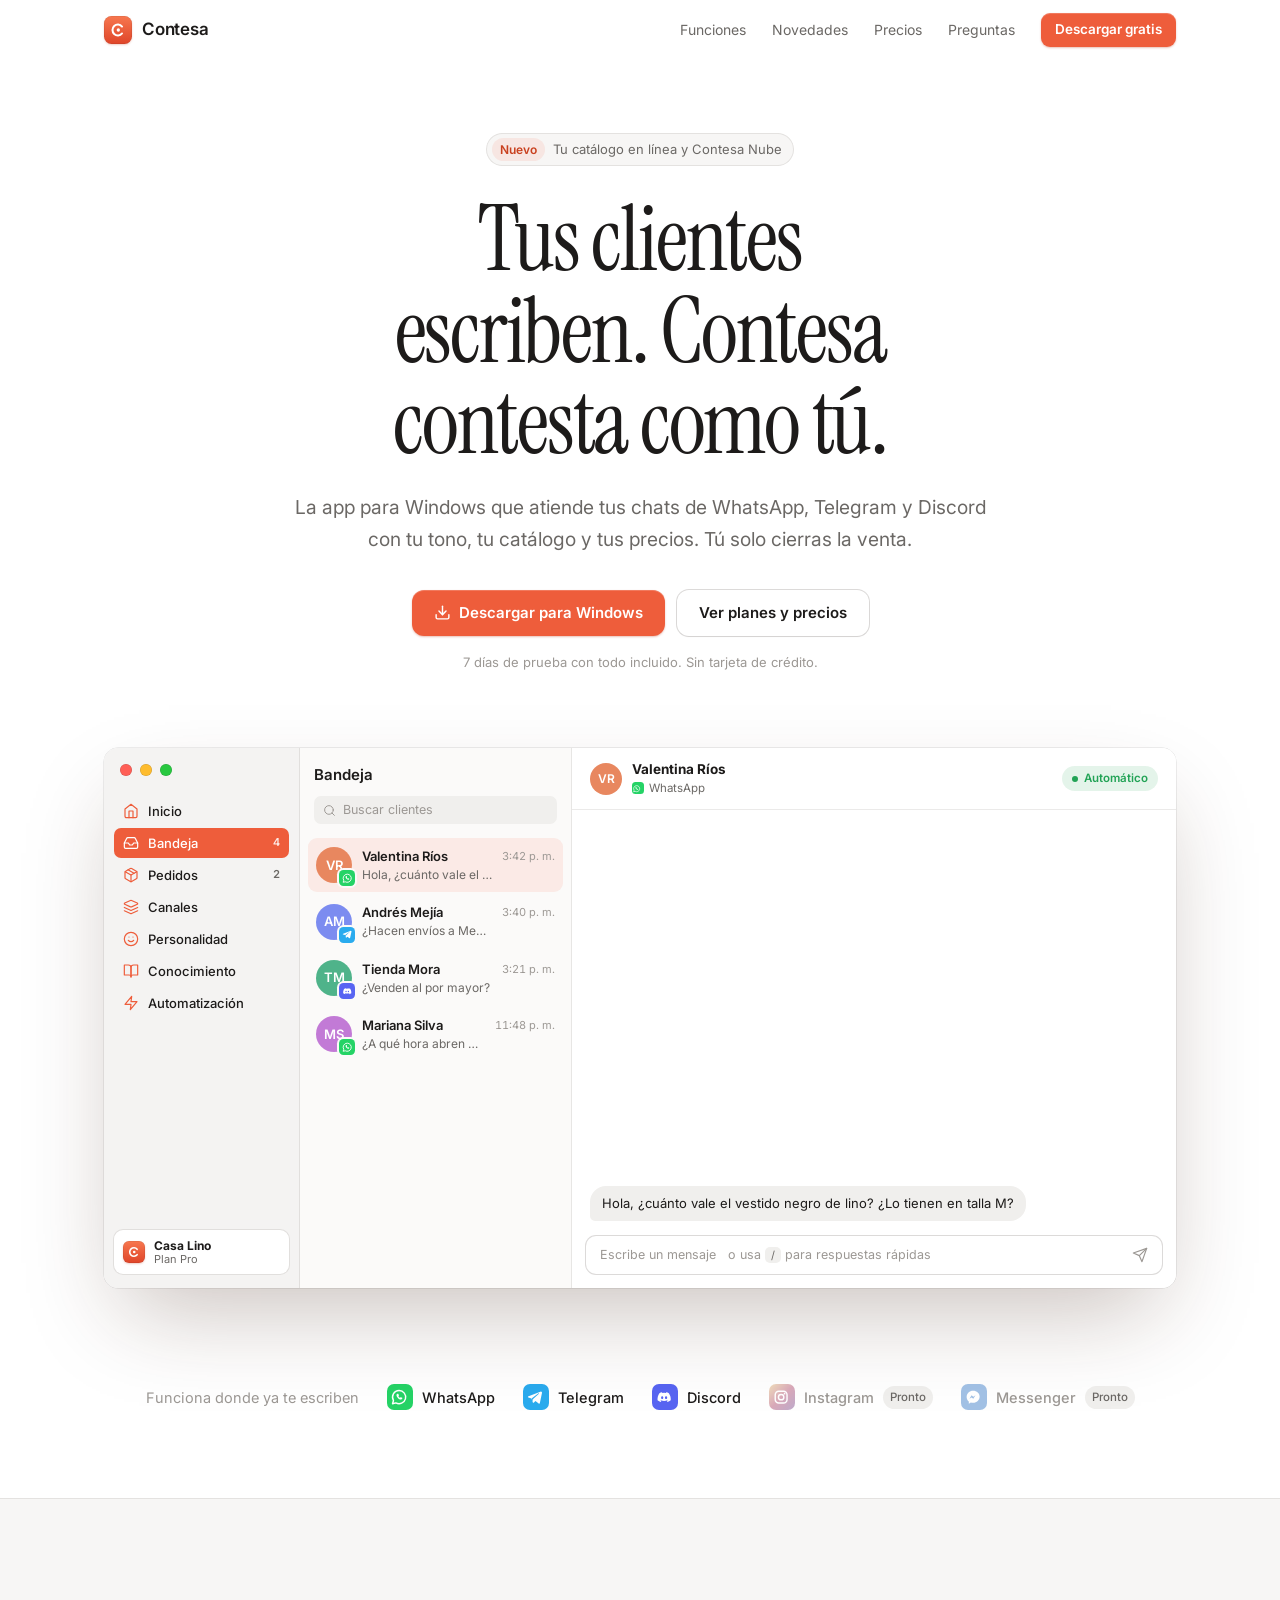
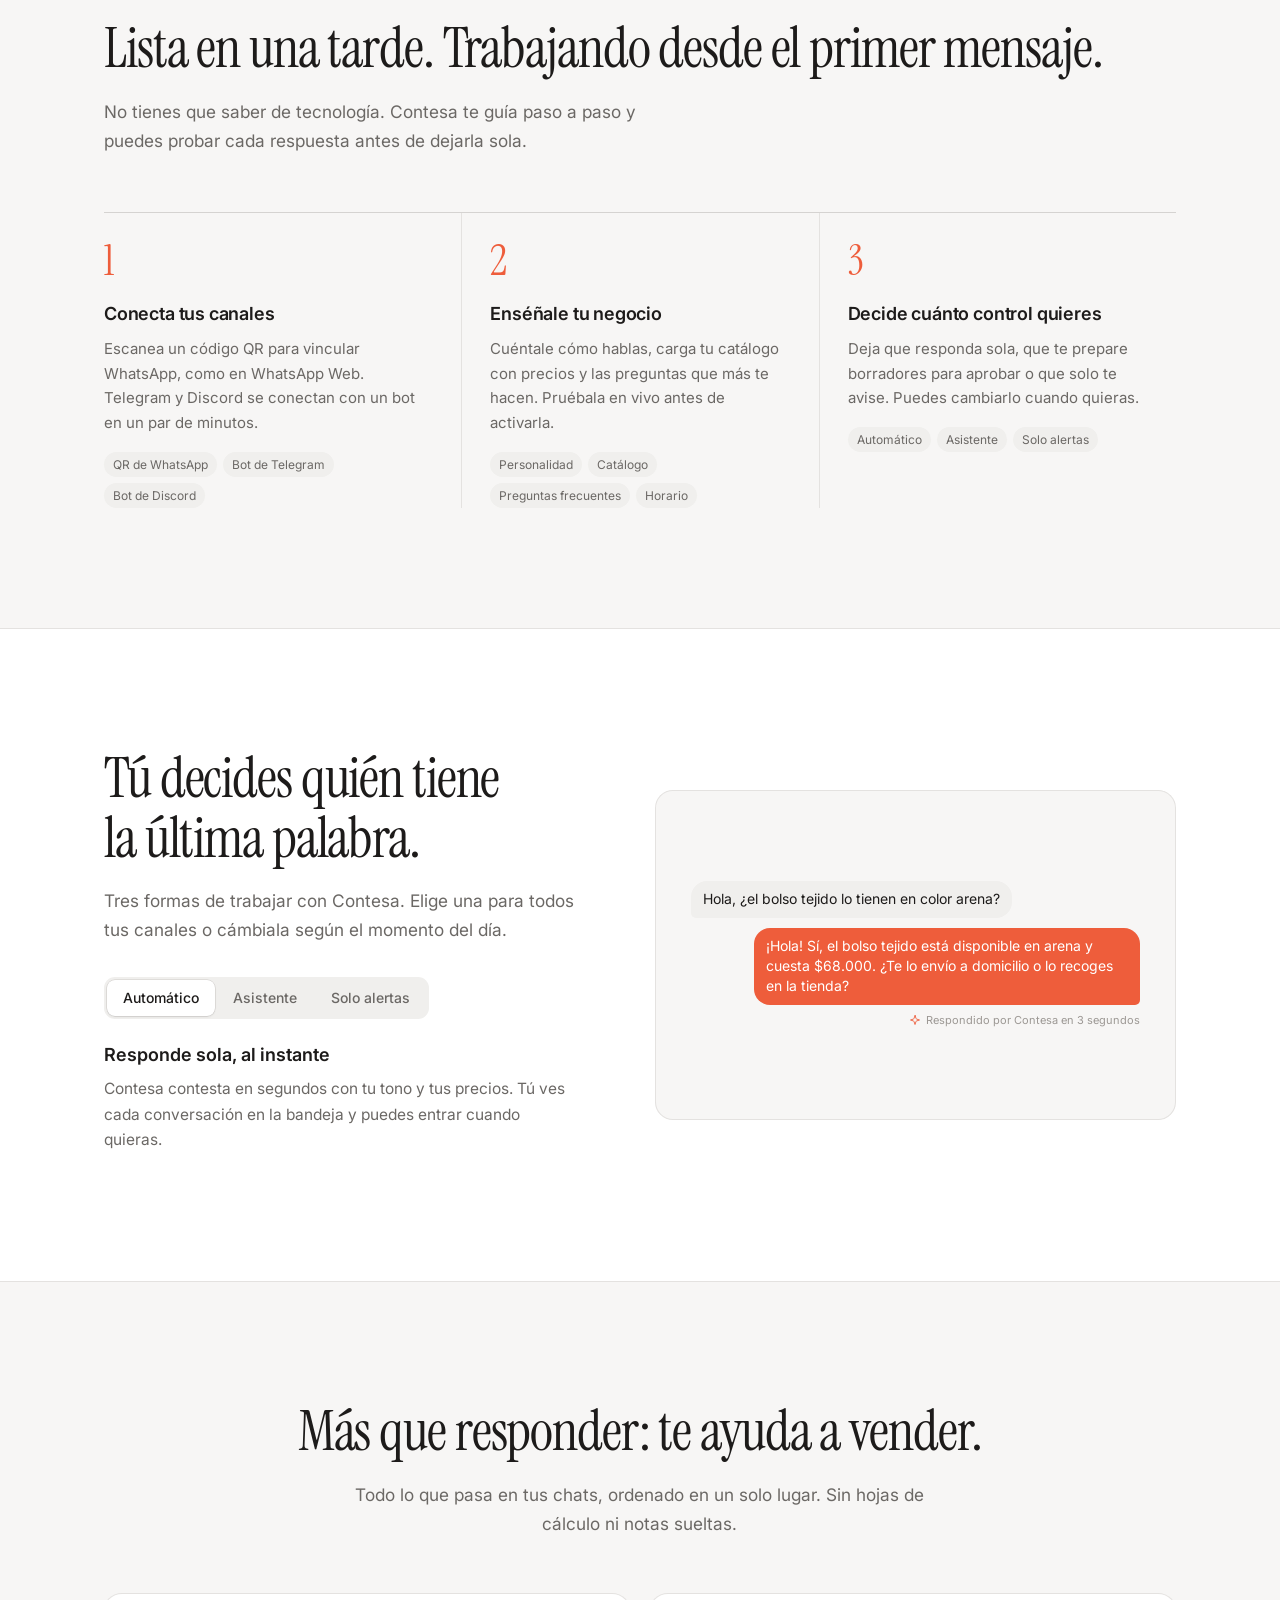
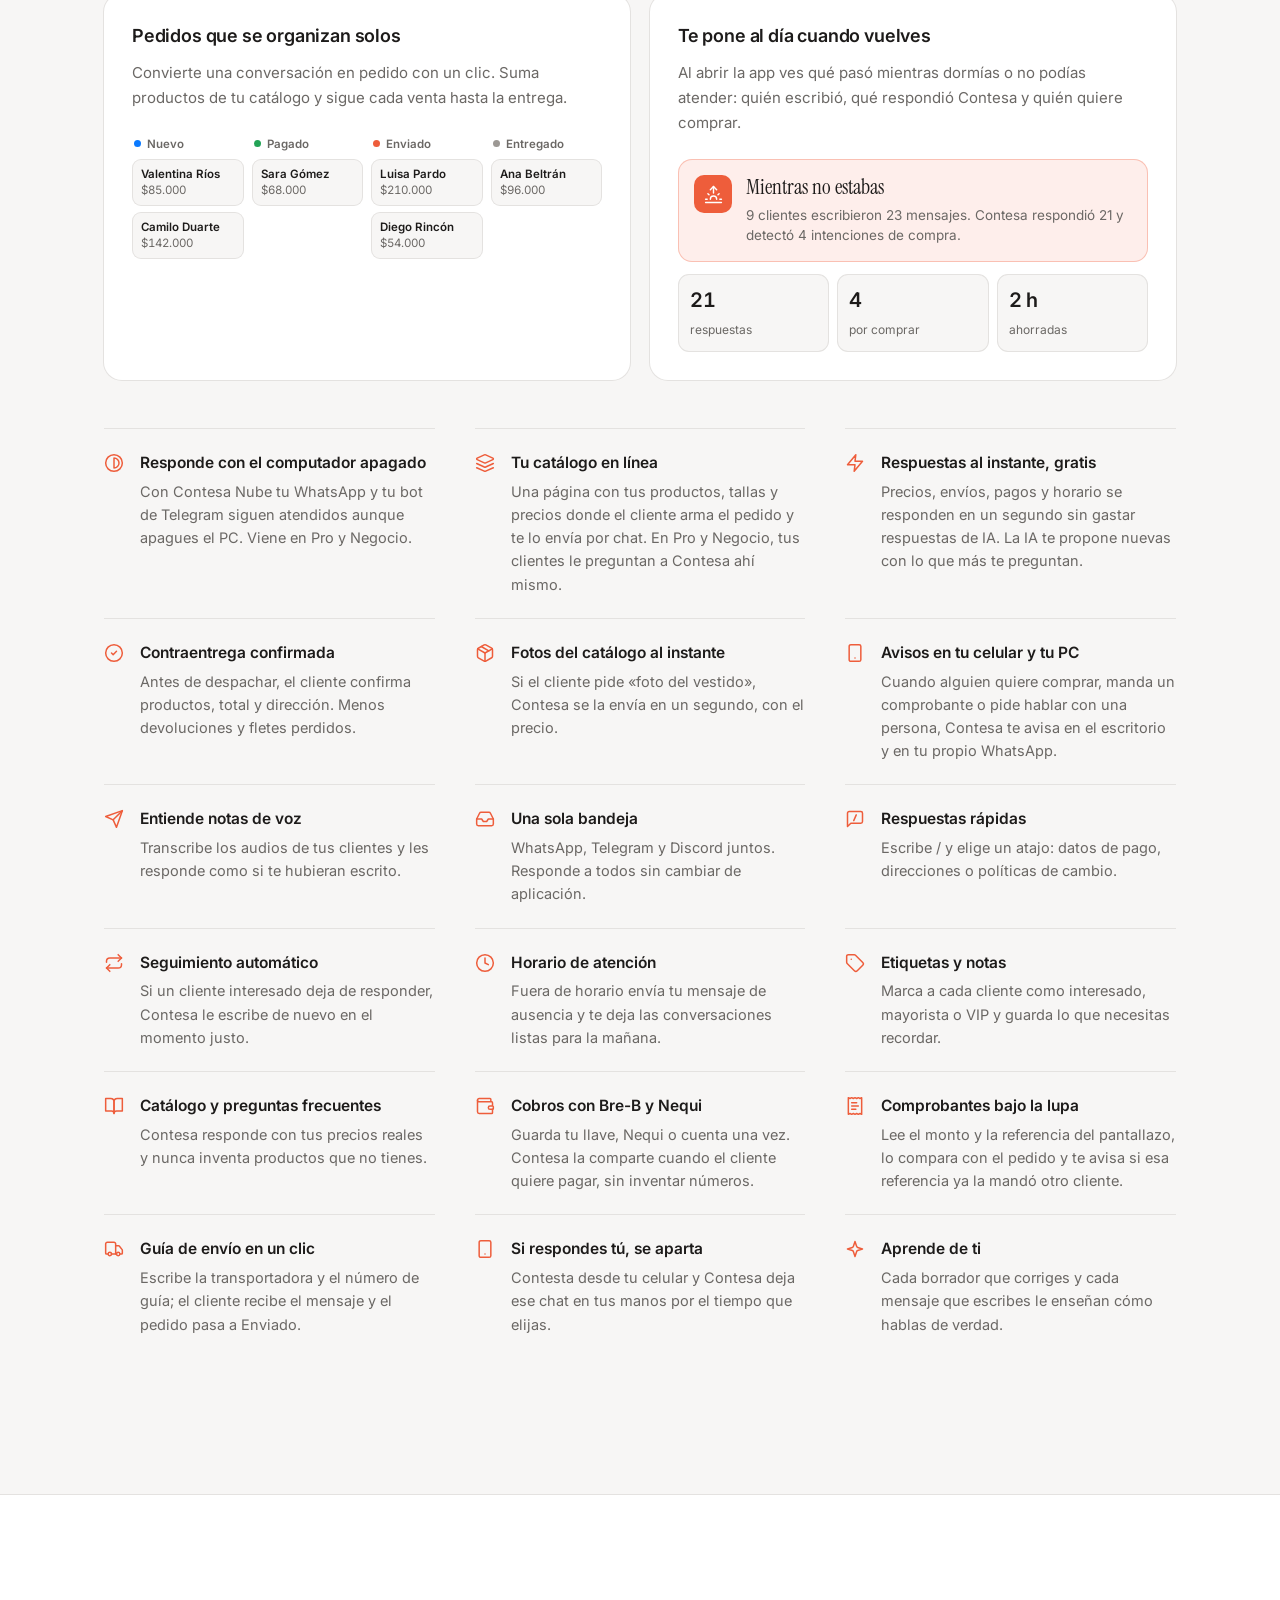
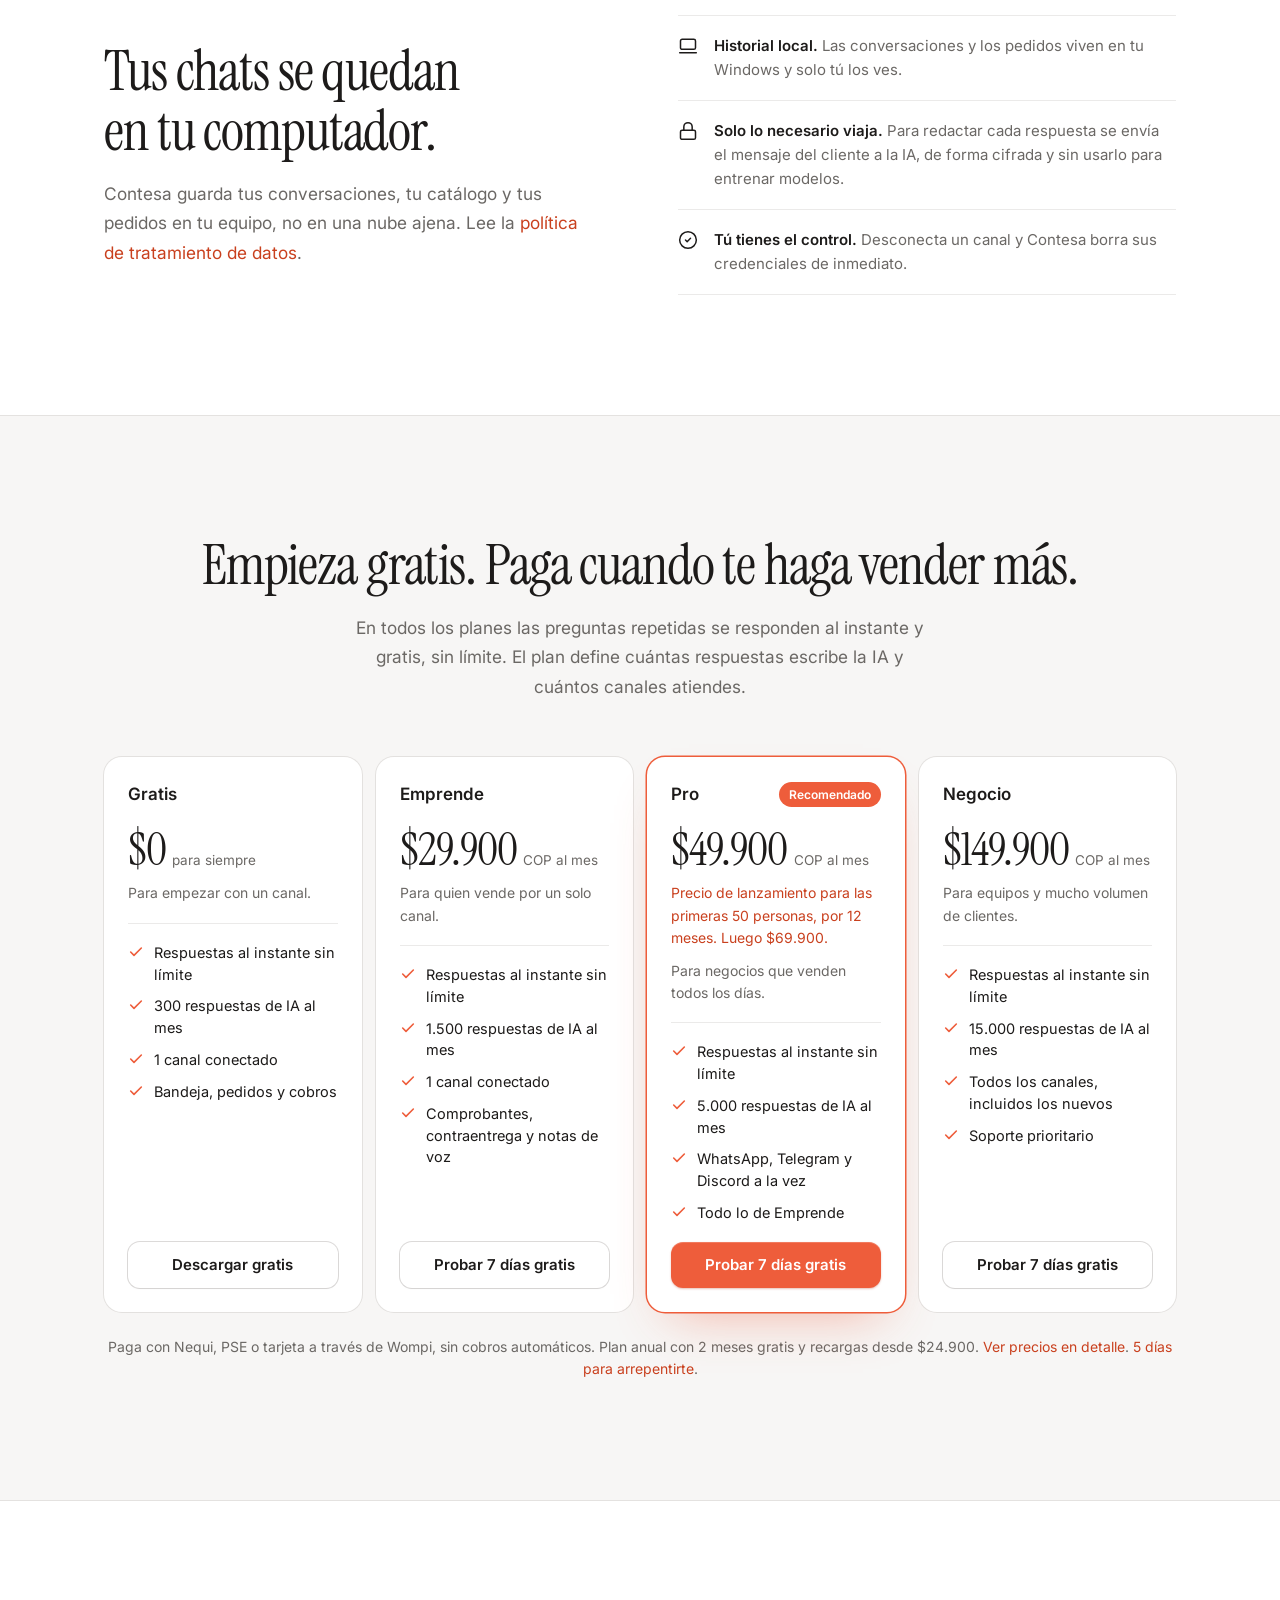
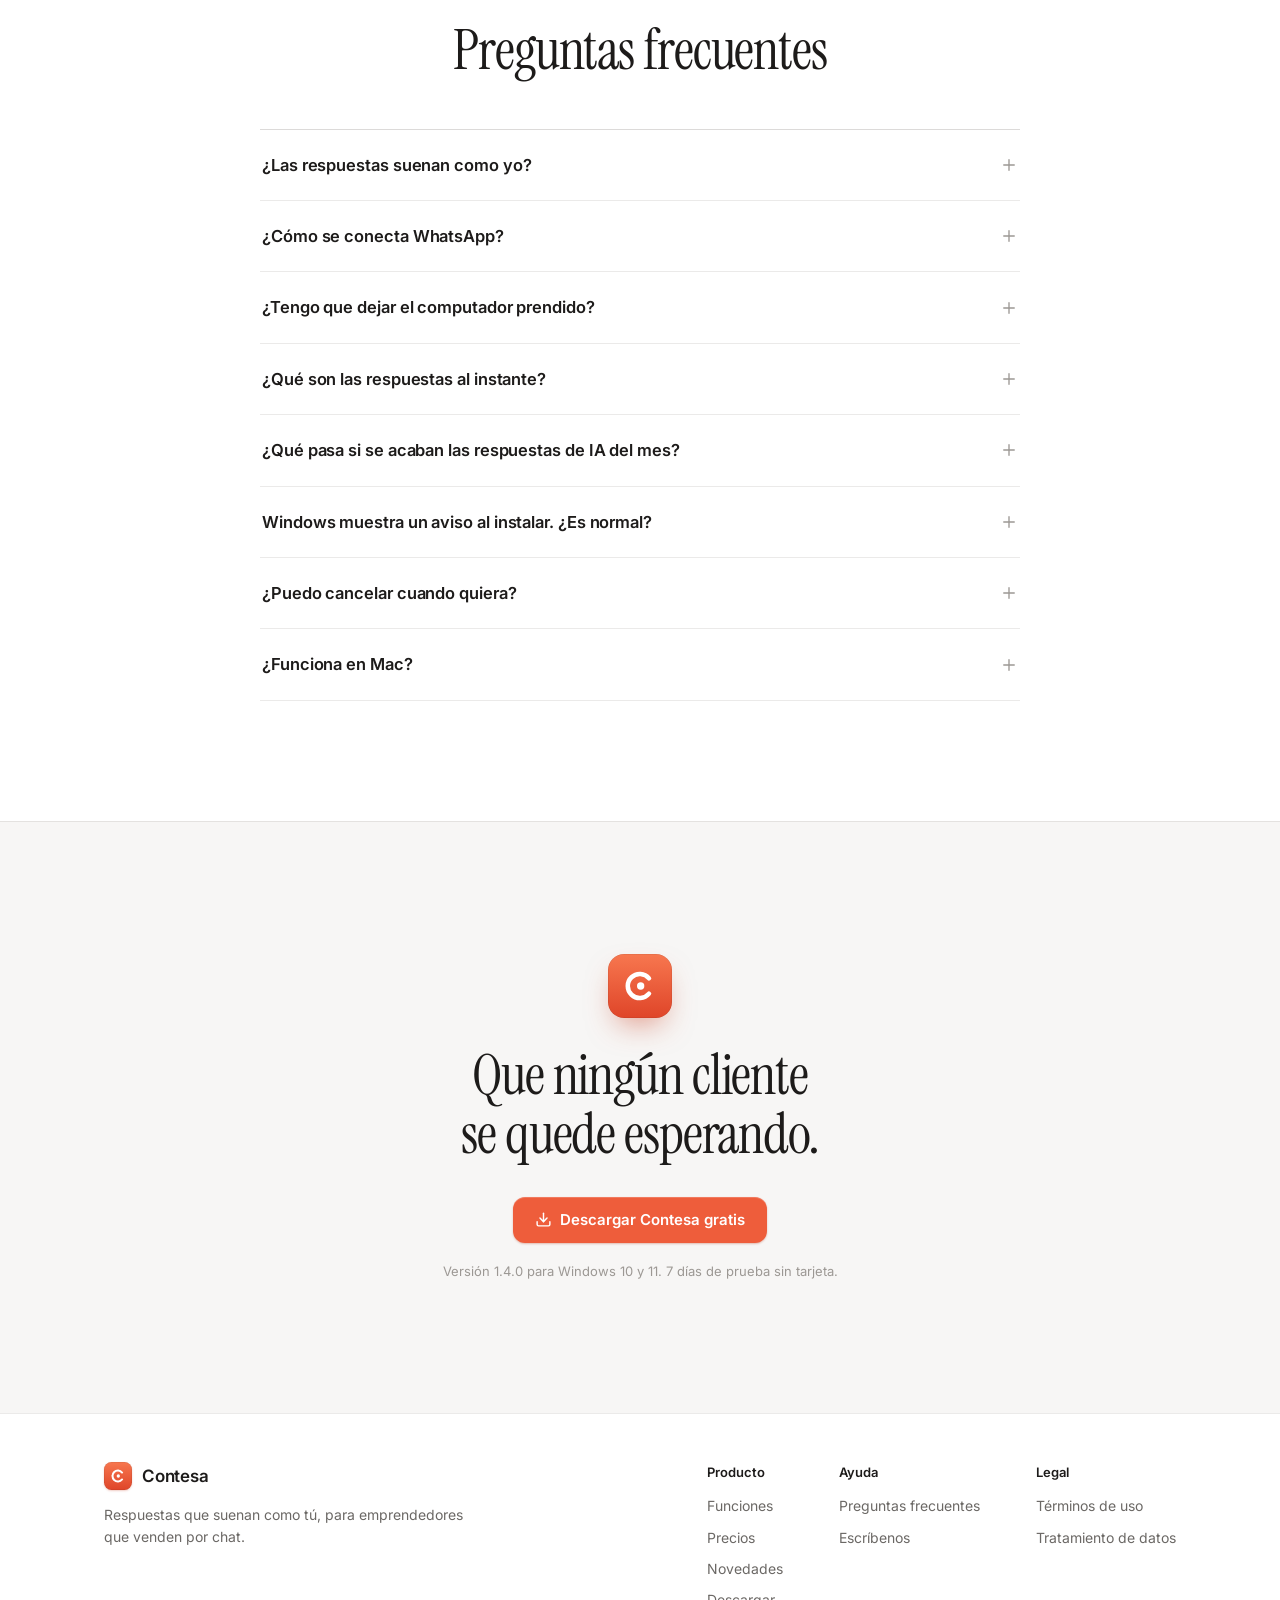
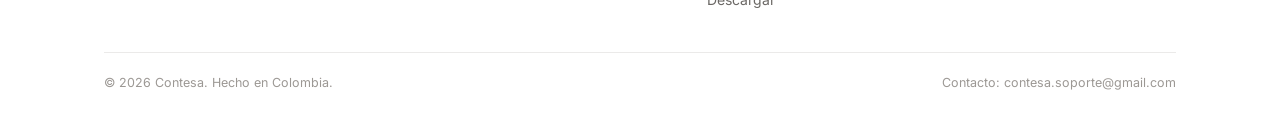
<file: index.html>
<!DOCTYPE html>
<html lang="es">
<head>
<meta charset="UTF-8">
<meta name="viewport" content="width=device-width, initial-scale=1.0, viewport-fit=cover">
<title>Contesa — responde a tus clientes como tú</title>
<meta name="description" content="Contesa atiende tus chats de WhatsApp, Telegram y Discord con tu tono, tu catálogo y tus precios. App para Windows con 7 días de prueba gratis.">
<meta name="theme-color" content="#ffffff" media="(prefers-color-scheme: light)">
<meta name="theme-color" content="#161514" media="(prefers-color-scheme: dark)">
<meta property="og:title" content="Contesa — responde a tus clientes como tú">
<meta property="og:description" content="WhatsApp, Telegram y Discord en una sola bandeja. Contesa responde con tu tono, toma pedidos y te avisa cuando hace falta.">
<meta property="og:type" content="website">
<link rel="icon" type="image/svg+xml" href="data:image/svg+xml,%3Csvg xmlns='http://www.w3.org/2000/svg' viewBox='0 0 32 32'%3E%3Cdefs%3E%3ClinearGradient id='g' x1='0' y1='0' x2='0' y2='1'%3E%3Cstop offset='0' stop-color='%23f7774f'/%3E%3Cstop offset='1' stop-color='%23df4529'/%3E%3C/linearGradient%3E%3C/defs%3E%3Crect width='32' height='32' rx='7.5' fill='url(%23g)'/%3E%3Cpath d='M21.6 11.1A6.6 6.6 0 1 0 21.6 20.9' fill='none' stroke='white' stroke-width='2.6' stroke-linecap='round'/%3E%3Ccircle cx='16.2' cy='16' r='2' fill='white'/%3E%3C/svg%3E">
<link rel="preconnect" href="https://fonts.googleapis.com">
<link rel="preconnect" href="https://fonts.gstatic.com" crossorigin>
<link rel="stylesheet" href="https://fonts.googleapis.com/css2?family=Instrument+Serif:ital@0;1&family=Inter:wght@400;500;600;700&display=swap">
<style>
/* Contesa — mismos tokens que la app. Claro por defecto, oscuro según el sistema. */
:root {
  --accent: #ee5d3b;
  --accent-ink: #c9401e;
  --accent-soft: rgba(238, 93, 59, 0.1);
  --accent-line: rgba(238, 93, 59, 0.32);
  --on-accent: #ffffff;

  --bg: #ffffff;
  --bg-soft: #f7f6f5;
  --bg-sunk: #f0efed;
  --line: rgba(40, 28, 20, 0.09);
  --line-strong: rgba(40, 28, 20, 0.16);
  --text: #1d1b1a;
  --text-2: #6b6865;
  --text-3: #9c9894;

  --win: #ffffff;
  --win-side: #f4f3f2;
  --win-list: #fbfaf9;
  --bubble-in: #f0efed;
  --win-shadow: 0 40px 90px -20px rgba(60, 30, 15, 0.28), 0 0 0 0.5px rgba(0, 0, 0, 0.14);
  --pop-shadow: 0 14px 40px rgba(40, 20, 10, 0.16), 0 0 0 0.5px rgba(0, 0, 0, 0.1);

  --green: #22a356;
  --green-soft: rgba(34, 163, 86, 0.12);
  --blue: #0a7aff;
  --orange: #e2850a;

  --serif: 'Instrument Serif', 'New York', Georgia, serif;
  --sans: 'Inter', -apple-system, BlinkMacSystemFont, 'Segoe UI Variable Text', 'Segoe UI', system-ui, sans-serif;
  --wrap: 1120px;
  color-scheme: light;
}
@media (prefers-color-scheme: dark) {
  :root:not([data-theme="light"]) {
    --accent: #f0694a; --accent-ink: #ff8a6c; --accent-soft: rgba(240, 105, 74, 0.16); --accent-line: rgba(240, 105, 74, 0.42);
    --bg: #161514; --bg-soft: #1c1b1a; --bg-sunk: #242322;
    --line: rgba(255, 255, 255, 0.08); --line-strong: rgba(255, 255, 255, 0.15);
    --text: #f5f3f1; --text-2: #a7a3a0; --text-3: #7a7673;
    --win: #1e1d1c; --win-side: #282726; --win-list: #222120; --bubble-in: #31302e;
    --win-shadow: 0 40px 90px -20px rgba(0, 0, 0, 0.7), 0 0 0 0.5px rgba(255, 255, 255, 0.14);
    --pop-shadow: 0 16px 44px rgba(0, 0, 0, 0.55), 0 0 0 0.5px rgba(255, 255, 255, 0.12);
    --green: #34c46a; --green-soft: rgba(52, 196, 106, 0.15); --blue: #3b9bff; --orange: #f59f2b;
    color-scheme: dark;
  }
}
:root[data-theme="dark"] {
  --accent: #f0694a; --accent-ink: #ff8a6c; --accent-soft: rgba(240, 105, 74, 0.16); --accent-line: rgba(240, 105, 74, 0.42);
  --bg: #161514; --bg-soft: #1c1b1a; --bg-sunk: #242322;
  --line: rgba(255, 255, 255, 0.08); --line-strong: rgba(255, 255, 255, 0.15);
  --text: #f5f3f1; --text-2: #a7a3a0; --text-3: #7a7673;
  --win: #1e1d1c; --win-side: #282726; --win-list: #222120; --bubble-in: #31302e;
  --win-shadow: 0 40px 90px -20px rgba(0, 0, 0, 0.7), 0 0 0 0.5px rgba(255, 255, 255, 0.14);
  --pop-shadow: 0 16px 44px rgba(0, 0, 0, 0.55), 0 0 0 0.5px rgba(255, 255, 255, 0.12);
  --green: #34c46a; --green-soft: rgba(52, 196, 106, 0.15); --blue: #3b9bff; --orange: #f59f2b;
  color-scheme: dark;
}

*, *::before, *::after { box-sizing: border-box; }
html { scroll-behavior: smooth; -webkit-text-size-adjust: 100%; }
body { margin: 0; background: var(--bg); color: var(--text); font-family: var(--sans); font-size: 16px; line-height: 1.6; -webkit-font-smoothing: antialiased; overflow-x: hidden; }
a { color: inherit; text-decoration: none; }
h1, h2, h3, p { margin: 0; }
button { font: inherit; color: inherit; }
[hidden] { display: none !important; }
:focus-visible { outline: 2px solid var(--accent); outline-offset: 3px; border-radius: 6px; }
.ic { width: 16px; height: 16px; fill: none; stroke: currentColor; stroke-width: 1.8; stroke-linecap: round; stroke-linejoin: round; flex-shrink: 0; }
.wrap { max-width: var(--wrap); margin-inline: auto; padding-inline: 24px; }
.tabular { font-variant-numeric: tabular-nums; }

/* ---------- Marca ---------- */
.mark { width: 28px; height: 28px; border-radius: 7.5px; background: linear-gradient(#f7774f, #df4529); display: grid; place-items: center; box-shadow: inset 0 0 0 0.5px rgba(0,0,0,.12), 0 1px 2px rgba(200,60,30,.25); flex-shrink: 0; }
.mark svg { width: 18px; height: 18px; }
.brand { display: inline-flex; align-items: center; gap: 10px; font-weight: 600; font-size: 17px; letter-spacing: -0.01em; }

/* ---------- Botones ---------- */
.btn { display: inline-flex; align-items: center; justify-content: center; gap: 8px; height: 46px; padding-inline: 22px; border-radius: 12px; font-size: 15px; font-weight: 600; border: 0; cursor: pointer; transition: background-color .15s, box-shadow .15s, transform .15s; white-space: nowrap; }
.btn--primary { background: var(--accent); color: var(--on-accent); box-shadow: 0 1px 2px rgba(180, 50, 20, .3), inset 0 1px 0 rgba(255,255,255,.18); }
.btn--primary:hover { background: color-mix(in srgb, var(--accent) 90%, black); }
.btn--secondary { background: var(--bg); color: var(--text); box-shadow: 0 0 0 1px var(--line-strong), 0 1px 2px rgba(0,0,0,.04); }
.btn--secondary:hover { background: var(--bg-soft); }
.btn--sm { height: 34px; padding-inline: 14px; font-size: 13.5px; border-radius: 9px; }
.btn .ic { width: 17px; height: 17px; stroke-width: 2; }

/* ---------- Nav ---------- */
.nav { position: sticky; top: env(safe-area-inset-top, 0px); z-index: 50; background: color-mix(in srgb, var(--bg) 82%, transparent); backdrop-filter: saturate(1.6) blur(18px); -webkit-backdrop-filter: saturate(1.6) blur(18px); border-bottom: 1px solid transparent; transition: border-color .25s; }
.nav.is-scrolled { border-bottom-color: var(--line); }
.nav-inner { height: 60px; display: flex; align-items: center; justify-content: space-between; gap: 16px; }
.nav-links { display: flex; align-items: center; gap: 26px; list-style: none; margin: 0; padding: 0; font-size: 14px; }
.nav-links a:not(.btn) { color: var(--text-2); transition: color .15s; }
.nav-links a:not(.btn):hover { color: var(--text); }
@media (max-width: 680px) { .nav-links li:not(:last-child) { display: none; } }

/* ---------- Hero ---------- */
.hero { padding-block: clamp(44px, 6vw, 72px) 0; text-align: center; }
.hero-pill { display: inline-flex; align-items: center; gap: 8px; padding: 5px 12px 5px 6px; border-radius: 999px; background: var(--bg-soft); box-shadow: inset 0 0 0 1px var(--line); font-size: 13px; color: var(--text-2); margin-bottom: 28px; }
.hero-pill:hover { box-shadow: inset 0 0 0 1px var(--line-strong); color: var(--text); }
.hero-pill b { background: var(--accent-soft); color: var(--accent-ink); font-weight: 600; font-size: 12px; padding: 2px 8px; border-radius: 999px; }
.hero h1 { font-family: var(--serif); font-weight: 400; font-size: clamp(2.9rem, 7.4vw, 5.6rem); line-height: 1.02; letter-spacing: -0.025em; text-wrap: balance; max-width: 15ch; margin-inline: auto; }
.hero-sub { font-size: clamp(1.05rem, 1.8vw, 1.2rem); color: var(--text-2); max-width: 36em; margin: 24px auto 0; line-height: 1.65; text-wrap: pretty; }
.hero-actions { display: flex; justify-content: center; gap: 12px; flex-wrap: wrap; margin-top: 34px; }
.hero-note { margin-top: 16px; font-size: 13px; color: var(--text-3); }

/* ---------- Ventana de la app (hero) ---------- */
.stage { position: relative; margin-top: clamp(48px, 7vw, 76px); padding-bottom: clamp(56px, 8vw, 96px); }
.stage::before { content: ''; position: absolute; left: 50%; top: 8%; width: min(900px, 90%); height: 70%; transform: translateX(-50%); background: radial-gradient(closest-side, var(--accent-soft), transparent); filter: blur(40px); pointer-events: none; }
.win { position: relative; text-align: left; display: grid; grid-template-columns: 196px 272px minmax(0, 1fr); height: 540px; border-radius: 14px; overflow: hidden; background: var(--win); box-shadow: var(--win-shadow); font-size: 13px; line-height: 1.45; }
.win-side { background: var(--win-side); border-right: 1px solid var(--line); padding: 14px 10px; display: flex; flex-direction: column; gap: 2px; }
.lights { display: flex; gap: 8px; padding: 2px 6px 18px; }
.lights i { width: 12px; height: 12px; border-radius: 50%; background: #ff5f57; box-shadow: inset 0 0 0 0.5px rgba(0,0,0,.18); }
.lights i:nth-child(2) { background: #febc2e; } .lights i:nth-child(3) { background: #28c840; }
.side-item { display: flex; align-items: center; gap: 9px; height: 30px; padding-inline: 9px; border-radius: 7px; color: var(--text); font-weight: 500; }
.side-item .ic { color: var(--accent); width: 16px; height: 16px; }
.side-item.is-active { background: var(--accent); color: #fff; }
.side-item.is-active .ic { color: #fff; }
.side-count { margin-left: auto; font-size: 11px; font-weight: 600; color: var(--text-2); font-variant-numeric: tabular-nums; }
.side-item.is-active .side-count { color: rgba(255,255,255,.85); }
.side-count.is-bump { animation: bump .5s ease; }
@keyframes bump { 40% { transform: scale(1.35); color: var(--accent); } }
.side-foot { margin-top: auto; display: flex; align-items: center; gap: 9px; padding: 8px 9px; border-radius: 9px; background: var(--win); box-shadow: 0 0 0 1px var(--line); }
.side-foot .mark { width: 22px; height: 22px; border-radius: 6px; }
.side-foot .mark svg { width: 14px; height: 14px; }
.side-foot small { display: block; font-size: 11px; color: var(--text-2); line-height: 1.2; }
.side-foot strong { display: block; font-size: 12px; line-height: 1.3; }

.win-list { background: var(--win-list); border-right: 1px solid var(--line); display: flex; flex-direction: column; min-width: 0; }
.list-head { padding: 16px 14px 10px; }
.list-head h4 { margin: 0 0 10px; font-size: 15px; font-weight: 600; }
.search { display: flex; align-items: center; gap: 7px; height: 28px; padding-inline: 9px; border-radius: 7px; background: var(--bg-sunk); color: var(--text-3); font-size: 12.5px; }
.search .ic { width: 13px; height: 13px; }
.convos { list-style: none; margin: 0; padding: 4px 8px; display: flex; flex-direction: column; gap: 2px; }
.convo { display: grid; grid-template-columns: 36px minmax(0, 1fr) auto; gap: 10px; align-items: center; padding: 9px 8px; border-radius: 9px; transition: background-color .25s; }
.convo.is-active { background: var(--accent-soft); }
.av { position: relative; width: 36px; height: 36px; border-radius: 50%; display: grid; place-items: center; font-weight: 600; font-size: 13px; color: #fff; }
.av .ch { position: absolute; right: -3px; bottom: -3px; box-shadow: 0 0 0 2px var(--win-list); }
.convo-main { min-width: 0; }
.convo-name { display: block; font-weight: 600; font-size: 13px; white-space: nowrap; overflow: hidden; text-overflow: ellipsis; }
.convo-prev { display: block; color: var(--text-2); font-size: 12px; white-space: nowrap; overflow: hidden; text-overflow: ellipsis; }
.convo-time { font-size: 11px; color: var(--text-3); align-self: start; padding-top: 2px; font-variant-numeric: tabular-nums; }

.ch { width: 16px; height: 16px; border-radius: 4.5px; display: grid; place-items: center; flex-shrink: 0; }
.ch svg { width: 78%; height: 78%; }
.ch--telegram { background: #2aabee; } .ch--whatsapp { background: #25d366; } .ch--discord { background: #5865f2; }
.ch--instagram { background: linear-gradient(135deg, #f9b233, #e1306c 50%, #833ab4); } .ch--messenger { background: #0a7cff; }

.win-chat { display: flex; flex-direction: column; min-width: 0; background: var(--win); }
.chat-head { display: flex; align-items: center; gap: 10px; padding: 12px 18px; border-bottom: 1px solid var(--line); min-height: 58px; }
.chat-head .av { width: 32px; height: 32px; font-size: 12px; }
.chat-who { min-width: 0; flex: 1; }
.chat-who strong { display: block; font-size: 13.5px; white-space: nowrap; overflow: hidden; text-overflow: ellipsis; }
.chat-who span { display: flex; align-items: center; gap: 5px; font-size: 11.5px; color: var(--text-2); }
.chat-who .ch { width: 12px; height: 12px; border-radius: 3.5px; }
.mode-pill { display: inline-flex; align-items: center; gap: 6px; font-size: 11.5px; font-weight: 600; padding: 4px 10px; border-radius: 999px; background: var(--green-soft); color: var(--green); white-space: nowrap; }
.mode-pill::before { content: ''; width: 6px; height: 6px; border-radius: 50%; background: currentColor; }
.mode-pill[data-mode="assist"] { background: var(--accent-soft); color: var(--accent-ink); }
.mode-pill[data-mode="away"] { background: var(--bg-sunk); color: var(--text-2); }
.chat-body { flex: 1; overflow: hidden; padding: 18px 18px 8px; display: flex; flex-direction: column; justify-content: flex-end; gap: 8px; }
.msg { max-width: 78%; padding: 8px 12px; border-radius: 16px; font-size: 13px; line-height: 1.45; text-wrap: pretty; }
.msg--in { align-self: flex-start; background: var(--bubble-in); border-bottom-left-radius: 5px; }
.msg--out { align-self: flex-end; background: var(--accent); color: #fff; border-bottom-right-radius: 5px; }
.msg-meta { align-self: flex-end; display: flex; align-items: center; gap: 5px; font-size: 11px; color: var(--text-3); margin-top: -3px; }
.msg-meta .ic { width: 12px; height: 12px; color: var(--accent); }
.typing { align-self: flex-end; display: inline-flex; align-items: center; gap: 8px; font-size: 11.5px; color: var(--text-3); }
.dots { display: inline-flex; gap: 3px; padding: 9px 11px; border-radius: 14px; background: var(--accent-soft); }
.dots i { width: 5px; height: 5px; border-radius: 50%; background: var(--accent); animation: dot 1.1s infinite; }
.dots i:nth-child(2) { animation-delay: .15s; } .dots i:nth-child(3) { animation-delay: .3s; }
@keyframes dot { 0%, 70%, 100% { opacity: .35; transform: none; } 35% { opacity: 1; transform: translateY(-3px); } }
.draft { align-self: flex-end; max-width: 82%; border-radius: 14px; border: 1.5px dashed var(--accent-line); background: var(--accent-soft); padding: 10px 12px; }
.draft-label { display: flex; align-items: center; gap: 6px; font-size: 11px; font-weight: 600; color: var(--accent-ink); margin-bottom: 4px; }
.draft-label .ic { width: 12px; height: 12px; }
.draft p { font-size: 13px; }
.draft-actions { display: flex; justify-content: flex-end; gap: 6px; margin-top: 9px; }
.chip-btn { font-size: 11.5px; font-weight: 600; padding: 4px 11px; border-radius: 7px; background: var(--win); box-shadow: 0 0 0 1px var(--line-strong); }
.chip-btn--primary { background: var(--accent); color: #fff; box-shadow: none; }
.chip-btn.is-press { transform: scale(.94); transition: transform .12s; }
.event { align-self: center; display: inline-flex; align-items: center; gap: 7px; padding: 6px 12px; border-radius: 999px; font-size: 11.5px; font-weight: 500; background: var(--green-soft); color: var(--green); }
.event .ic { width: 13px; height: 13px; }
.event--muted { background: var(--bg-sunk); color: var(--text-2); }
.composer { margin: 8px 14px 14px; display: flex; align-items: center; gap: 8px; height: 38px; padding-inline: 14px; border-radius: 10px; box-shadow: 0 0 0 1px var(--line-strong); color: var(--text-3); font-size: 12.5px; }
.composer kbd { font-family: inherit; font-size: 11px; padding: 1px 6px; border-radius: 5px; background: var(--bg-sunk); color: var(--text-2); }
.composer .ic { margin-left: auto; color: var(--text-3); }
.pop { animation: pop .34s cubic-bezier(.2, .9, .3, 1.2) both; }
@keyframes pop { from { opacity: 0; transform: translateY(8px) scale(.97); } }

@media (max-width: 960px) { .win { grid-template-columns: 252px minmax(0, 1fr); } .win-side { display: none; } }
@media (max-width: 640px) {
  .win { grid-template-columns: minmax(0, 1fr); height: 500px; }
  .win-list { display: none; }
  .chat-head { padding-left: 14px; }
  .chat-head::before { content: ''; width: 46px; height: 12px; flex-shrink: 0; background: radial-gradient(circle 6px at 6px 6px, #ff5f57 98%, transparent) 0 0 / 20px 12px no-repeat, radial-gradient(circle 6px at 6px 6px, #febc2e 98%, transparent) 17px 0 / 20px 12px no-repeat, radial-gradient(circle 6px at 6px 6px, #28c840 98%, transparent) 34px 0 / 20px 12px no-repeat; }
  .msg { max-width: 88%; }
  .composer-hint { display: none; }
  .panel { padding: 22px; }
}

/* ---------- Secciones ---------- */
.section { padding-block: clamp(72px, 10vw, 120px); }
.section--soft { background: var(--bg-soft); border-block: 1px solid var(--line); }
.h2 { font-family: var(--serif); font-weight: 400; font-size: clamp(2.2rem, 4.6vw, 3.5rem); line-height: 1.06; letter-spacing: -0.02em; text-wrap: balance; }
.lede { margin-top: 18px; font-size: 1.08rem; color: var(--text-2); max-width: 34em; line-height: 1.7; text-wrap: pretty; }
.head-center { text-align: center; }
.head-center .lede { margin-inline: auto; }

/* Canales */
.channels { padding-block: 0 clamp(64px, 8vw, 88px); }
.channels-row { display: flex; align-items: center; justify-content: center; gap: 12px 28px; flex-wrap: wrap; color: var(--text-2); font-size: 14.5px; }
.channels-row > span:first-child { color: var(--text-3); }
.channel { display: inline-flex; align-items: center; gap: 9px; font-weight: 500; color: var(--text); }
.channel .ch { width: 26px; height: 26px; border-radius: 7px; }
.channel--soon { color: var(--text-3); }
.channel--soon .ch { opacity: .45; filter: grayscale(.4); }
.channel--soon em { font-style: normal; font-size: 11.5px; padding: 2px 7px; border-radius: 999px; background: var(--bg-sunk); color: var(--text-2); }

/* Pasos */
.steps { display: grid; grid-template-columns: repeat(3, minmax(0, 1fr)); gap: 0; margin-top: 56px; border-top: 1px solid var(--line-strong); counter-reset: step; }
.step { padding: 28px 28px 0 0; counter-increment: step; }
.step + .step { padding-left: 28px; border-left: 1px solid var(--line); }
.step-n { font-family: var(--serif); font-size: 2.6rem; line-height: 1; color: var(--accent); }
.step h3 { margin-top: 18px; font-size: 18px; font-weight: 600; letter-spacing: -0.01em; }
.step p { margin-top: 8px; color: var(--text-2); font-size: 15px; line-height: 1.65; }
.step-tags { display: flex; flex-wrap: wrap; gap: 6px; margin-top: 16px; }
.step-tags span { font-size: 12px; padding: 3px 9px; border-radius: 999px; background: var(--bg-sunk); color: var(--text-2); }
@media (max-width: 800px) { .steps { grid-template-columns: 1fr; } .step, .step + .step { padding: 24px 0; border-left: 0; } .step + .step { border-top: 1px solid var(--line); } }

/* Modos */
.modes { display: grid; grid-template-columns: minmax(0, 1fr) minmax(0, 1.1fr); gap: clamp(32px, 6vw, 80px); align-items: center; }
.seg { display: inline-flex; padding: 3px; gap: 2px; border-radius: 11px; background: var(--bg-sunk); margin-top: 32px; flex-wrap: wrap; }
.seg button { border: 0; background: transparent; cursor: pointer; font-size: 14px; font-weight: 500; padding: 7px 16px; border-radius: 8px; color: var(--text-2); transition: background-color .15s, color .15s, box-shadow .15s; }
.seg button[aria-selected="true"] { background: var(--bg); color: var(--text); box-shadow: 0 1px 2px rgba(0,0,0,.08), 0 0 0 0.5px var(--line-strong); }
.mode-copy { margin-top: 22px; min-height: 7.5em; }
.mode-copy h3 { font-size: 18px; font-weight: 600; }
.mode-copy p { margin-top: 6px; color: var(--text-2); font-size: 15.5px; line-height: 1.65; max-width: 32em; }
.mode-stage { position: relative; border-radius: 18px; background: var(--bg-soft); box-shadow: inset 0 0 0 1px var(--line); padding: 32px clamp(18px, 4vw, 36px); min-height: 330px; display: flex; flex-direction: column; justify-content: center; gap: 10px; overflow: hidden; }
.section--soft .mode-stage { background: var(--bg); }
.mode-stage .msg { font-size: 14px; max-width: 86%; }
.notif { align-self: stretch; display: grid; grid-template-columns: 34px minmax(0, 1fr) auto; gap: 11px; align-items: start; padding: 12px 14px; border-radius: 14px; background: var(--win); box-shadow: var(--pop-shadow); font-size: 13px; line-height: 1.4; }
.notif .mark { width: 34px; height: 34px; border-radius: 9px; }
.notif .mark svg { width: 21px; height: 21px; }
.notif strong { display: block; font-size: 13px; }
.notif span { color: var(--text-2); }
.notif time { font-size: 11.5px; color: var(--text-3); }

/* Funciones */
.feat-top { display: grid; grid-template-columns: repeat(2, minmax(0, 1fr)); gap: 20px; margin-top: 56px; }
.panel { border-radius: 18px; background: var(--bg); box-shadow: 0 0 0 1px var(--line); padding: 28px; display: flex; flex-direction: column; gap: 10px; min-width: 0; }
.panel h3 { font-size: 18px; font-weight: 600; letter-spacing: -0.01em; }
.panel > p { color: var(--text-2); font-size: 15px; line-height: 1.65; }
.panel-visual { margin-top: 14px; }
.kanban { display: grid; grid-template-columns: repeat(4, minmax(0, 1fr)); gap: 8px; }
.kcol { display: flex; flex-direction: column; gap: 6px; min-width: 0; }
.kcol-h { display: flex; align-items: center; gap: 6px; font-size: 11.5px; font-weight: 600; color: var(--text-2); padding-inline: 2px; }
.kcol-h::before { content: ''; width: 7px; height: 7px; border-radius: 50%; background: var(--c, var(--text-3)); }
.kcard { padding: 8px 9px; border-radius: 9px; background: var(--bg-soft); box-shadow: inset 0 0 0 1px var(--line); font-size: 11.5px; line-height: 1.35; min-width: 0; }
.kcard b { display: block; font-weight: 600; white-space: nowrap; overflow: hidden; text-overflow: ellipsis; }
.kcard span { color: var(--text-2); font-variant-numeric: tabular-nums; }
.brief { display: grid; grid-template-columns: 38px minmax(0, 1fr); gap: 14px; padding: 16px; border-radius: 14px; background: var(--accent-soft); box-shadow: inset 0 0 0 1px var(--accent-line); }
.brief-ic { width: 38px; height: 38px; border-radius: 10px; background: var(--accent); color: #fff; display: grid; place-items: center; }
.brief-ic .ic { width: 19px; height: 19px; }
.brief strong { display: block; font-family: var(--serif); font-weight: 400; font-size: 21px; line-height: 1.2; }
.brief p { margin-top: 4px; font-size: 13.5px; color: var(--text-2); line-height: 1.55; }
.brief-stats { display: grid; grid-template-columns: repeat(3, minmax(0, 1fr)); gap: 8px; margin-top: 12px; }
.brief-stats div { padding: 10px 12px; border-radius: 11px; background: var(--bg-soft); box-shadow: inset 0 0 0 1px var(--line); }
.brief-stats b { display: block; font-size: 20px; font-weight: 600; letter-spacing: -0.02em; font-variant-numeric: tabular-nums; }
.brief-stats span { font-size: 12px; color: var(--text-2); }
@media (max-width: 860px) { .feat-top { grid-template-columns: 1fr; } }
@media (max-width: 460px) { .kanban { grid-template-columns: repeat(2, minmax(0, 1fr)); } }

.feat-list { display: grid; grid-template-columns: repeat(3, minmax(0, 1fr)); gap: 0 40px; margin-top: 48px; list-style: none; padding: 0; }
.feat-list li { display: grid; align-content: start; grid-template-columns: 22px minmax(0, 1fr); gap: 4px 14px; padding: 22px 0; border-top: 1px solid var(--line); }
.feat-list .ic { width: 20px; height: 20px; color: var(--accent); margin-top: 2px; }
.feat-list h3 { font-size: 15.5px; font-weight: 600; }
.feat-list p { grid-column: 2; color: var(--text-2); font-size: 14.5px; line-height: 1.6; }
@media (max-width: 900px) { .feat-list { grid-template-columns: repeat(2, minmax(0, 1fr)); } }
@media (max-width: 560px) { .feat-list { grid-template-columns: 1fr; } }

/* Privacidad */
.privacy { display: grid; grid-template-columns: minmax(0, 1fr) minmax(0, 1fr); gap: clamp(32px, 6vw, 80px); align-items: center; }
.privacy-points { list-style: none; margin: 0; padding: 0; display: flex; flex-direction: column; }
.privacy-points li { display: grid; grid-template-columns: 22px minmax(0, 1fr); gap: 14px; padding: 18px 0; border-top: 1px solid var(--line); font-size: 15px; color: var(--text-2); line-height: 1.6; }
.privacy-points li:last-child { border-bottom: 1px solid var(--line); }
.privacy-points .ic { width: 20px; height: 20px; color: var(--text); margin-top: 2px; }
.privacy-points b { color: var(--text); font-weight: 600; }
@media (max-width: 820px) { .modes, .privacy { grid-template-columns: 1fr; } }

/* Precios */
.plans { display: grid; grid-template-columns: repeat(4, minmax(0, 1fr)); gap: 14px; margin-top: 56px; align-items: stretch; }
.plans .plan { padding: 24px; }
@media (max-width: 1180px) { .plans { grid-template-columns: repeat(2, minmax(0, 1fr)); } }
.plan { position: relative; display: flex; flex-direction: column; gap: 18px; padding: 28px; border-radius: 18px; background: var(--bg); box-shadow: 0 0 0 1px var(--line); }
.plan--pro { box-shadow: 0 0 0 1.5px var(--accent), 0 24px 50px -24px rgba(238, 93, 59, .45); }
.plan-top { display: flex; align-items: center; justify-content: space-between; gap: 10px; }
.plan-name { font-size: 17px; font-weight: 600; }
.plan-flag { font-size: 12px; font-weight: 600; padding: 3px 10px; border-radius: 999px; background: var(--accent); color: #fff; }
.plan-price { display: flex; align-items: baseline; gap: 6px; flex-wrap: wrap; }
.plan-price b { font-family: var(--serif); font-weight: 400; font-size: 46px; line-height: 1; letter-spacing: -0.02em; font-variant-numeric: tabular-nums; }
.plan-price span { font-size: 13.5px; color: var(--text-2); }
.plan-tag { font-size: 14px; color: var(--text-2); margin-top: -8px; }
.plan ul { list-style: none; margin: 0; padding: 18px 0 0; border-top: 1px solid var(--line); display: flex; flex-direction: column; gap: 10px; flex: 1; }
.plan li { display: grid; grid-template-columns: 16px minmax(0, 1fr); gap: 10px; font-size: 14.5px; line-height: 1.5; }
.plan li .ic { width: 16px; height: 16px; color: var(--accent); stroke-width: 2.4; margin-top: 2px; }
.plan .btn { width: 100%; }
.plans-note { margin-top: 24px; text-align: center; font-size: 14px; color: var(--text-2); }
@media (max-width: 900px) { .plans { grid-template-columns: 1fr; max-width: 460px; margin-inline: auto; } }

/* FAQ */
.faq { max-width: 760px; margin: 48px auto 0; border-top: 1px solid var(--line-strong); }
.faq details { border-bottom: 1px solid var(--line); }
.faq summary { list-style: none; cursor: pointer; display: flex; align-items: center; justify-content: space-between; gap: 20px; padding: 22px 2px; font-size: 16.5px; font-weight: 600; letter-spacing: -0.005em; }
.faq summary::-webkit-details-marker { display: none; }
.faq summary .ic { width: 18px; height: 18px; color: var(--text-3); transition: transform .2s; }
.faq details[open] summary .ic { transform: rotate(45deg); color: var(--accent); }
.faq summary:hover { color: var(--accent-ink); }
.faq-a { padding: 0 2px 24px; color: var(--text-2); font-size: 15.5px; line-height: 1.7; max-width: 62ch; }
.faq-a p + p { margin-top: 10px; }

/* Cierre */
.closing { text-align: center; padding-block: clamp(80px, 11vw, 132px); background: var(--bg-soft); border-top: 1px solid var(--line); position: relative; overflow: hidden; }
.closing .mark { width: 64px; height: 64px; border-radius: 16px; margin: 0 auto 28px; box-shadow: 0 14px 30px -10px rgba(200, 60, 30, .55), inset 0 0 0 0.5px rgba(0,0,0,.12); }
.closing .mark svg { width: 40px; height: 40px; }
.closing .h2 { max-width: 16ch; margin-inline: auto; }
.closing .hero-actions { margin-top: 32px; }
.closing .hero-note { margin-top: 18px; }

/* Footer */
.footer { padding-block: 48px 36px; border-top: 1px solid var(--line); font-size: 14px; }
.footer-top { display: flex; justify-content: space-between; gap: 32px; flex-wrap: wrap; }
.footer-brand p { margin-top: 12px; color: var(--text-2); max-width: 26em; font-size: 14px; }
.footer-cols { display: flex; gap: 56px; flex-wrap: wrap; }
.footer-col { display: flex; flex-direction: column; gap: 9px; }
.footer-col h4 { margin: 0 0 3px; font-size: 13px; font-weight: 600; }
.footer-col a, .footer-col button { color: var(--text-2); background: none; border: 0; padding: 0; text-align: left; cursor: pointer; font-size: 14px; transition: color .15s; }
.footer-col a:hover, .footer-col button:hover { color: var(--text); }
.footer-bottom { margin-top: 40px; padding-top: 20px; border-top: 1px solid var(--line); display: flex; justify-content: space-between; gap: 10px; flex-wrap: wrap; font-size: 12.5px; color: var(--text-3); }


/* Entrada al hacer scroll — solo encabezados */
.reveal { opacity: 0; transform: translateY(14px); transition: opacity .7s ease, transform .7s ease; }
.reveal.is-in { opacity: 1; transform: none; }
.hero-in > * { animation: rise .8s cubic-bezier(.2, .7, .2, 1) both; }
.hero-in > :nth-child(2) { animation-delay: .06s; } .hero-in > :nth-child(3) { animation-delay: .12s; } .hero-in > :nth-child(4) { animation-delay: .18s; } .hero-in > :nth-child(5) { animation-delay: .22s; }
.stage { animation: rise 1s .25s cubic-bezier(.2, .7, .2, 1) both; }
@keyframes rise { from { opacity: 0; transform: translateY(18px); } }
@media (prefers-reduced-motion: reduce) {
  html { scroll-behavior: auto; }
  .reveal { opacity: 1; transform: none; transition: none; }
  .hero-in > *, .stage, .pop, .dots i, .side-count.is-bump { animation: none; }
}
</style>
</head>
<body>

<!-- Iconos (trazos de Lucide) -->
<svg width="0" height="0" style="position:absolute" aria-hidden="true">
  <symbol id="i-home" viewBox="0 0 24 24"><path d="m3 9 9-7 9 7v11a2 2 0 0 1-2 2H5a2 2 0 0 1-2-2z"/><path d="M9 22V12h6v10"/></symbol>
  <symbol id="i-inbox" viewBox="0 0 24 24"><path d="M22 12h-6l-2 3h-4l-2-3H2"/><path d="M5.45 5.11 2 12v6a2 2 0 0 0 2 2h16a2 2 0 0 0 2-2v-6l-3.45-6.89A2 2 0 0 0 16.76 4H7.24a2 2 0 0 0-1.79 1.11z"/></symbol>
  <symbol id="i-package" viewBox="0 0 24 24"><path d="m16.5 9.4-9-5.19"/><path d="M21 16V8a2 2 0 0 0-1-1.73l-7-4a2 2 0 0 0-2 0l-7 4A2 2 0 0 0 3 8v8a2 2 0 0 0 1 1.73l7 4a2 2 0 0 0 2 0l7-4A2 2 0 0 0 21 16z"/><path d="M3.3 7 12 12l8.7-5"/><path d="M12 22V12"/></symbol>
  <symbol id="i-layers" viewBox="0 0 24 24"><path d="M12.83 2.18a2 2 0 0 0-1.66 0L2.6 6.08a1 1 0 0 0 0 1.83l8.58 3.91a2 2 0 0 0 1.66 0l8.58-3.9a1 1 0 0 0 0-1.83Z"/><path d="m22 17.65-9.17 4.16a2 2 0 0 1-1.66 0L2 17.65"/><path d="m22 12.65-9.17 4.16a2 2 0 0 1-1.66 0L2 12.65"/></symbol>
  <symbol id="i-smile" viewBox="0 0 24 24"><circle cx="12" cy="12" r="10"/><path d="M8 14s1.5 2 4 2 4-2 4-2"/><path d="M9 9h.01M15 9h.01"/></symbol>
  <symbol id="i-book" viewBox="0 0 24 24"><path d="M2 3h6a4 4 0 0 1 4 4v14a3 3 0 0 0-3-3H2z"/><path d="M22 3h-6a4 4 0 0 0-4 4v14a3 3 0 0 1 3-3h7z"/></symbol>
  <symbol id="i-zap" viewBox="0 0 24 24"><path d="M13 2 3 14h9l-1 8 10-12h-9l1-8z"/></symbol>
  <symbol id="i-search" viewBox="0 0 24 24"><circle cx="11" cy="11" r="8"/><path d="m21 21-4.3-4.3"/></symbol>
  <symbol id="i-download" viewBox="0 0 24 24"><path d="M21 15v4a2 2 0 0 1-2 2H5a2 2 0 0 1-2-2v-4"/><path d="m7 10 5 5 5-5"/><path d="M12 15V3"/></symbol>
  <symbol id="i-check" viewBox="0 0 24 24"><path d="M20 6 9 17l-5-5"/></symbol>
  <symbol id="i-check-circle" viewBox="0 0 24 24"><circle cx="12" cy="12" r="10"/><path d="m9 12 2 2 4-4"/></symbol>
  <symbol id="i-clock" viewBox="0 0 24 24"><circle cx="12" cy="12" r="10"/><path d="M12 6v6l4 2"/></symbol>
  <symbol id="i-bell" viewBox="0 0 24 24"><path d="M6 8a6 6 0 0 1 12 0c0 7 3 9 3 9H3s3-2 3-9"/><path d="M10.3 21a1.94 1.94 0 0 0 3.4 0"/></symbol>
  <symbol id="i-sparkles" viewBox="0 0 24 24"><path d="m12 3-1.9 5.8a2 2 0 0 1-1.3 1.3L3 12l5.8 1.9a2 2 0 0 1 1.3 1.3L12 21l1.9-5.8a2 2 0 0 1 1.3-1.3L21 12l-5.8-1.9a2 2 0 0 1-1.3-1.3Z"/></symbol>
  <symbol id="i-slash" viewBox="0 0 24 24"><path d="M21 15a2 2 0 0 1-2 2H7l-4 4V5a2 2 0 0 1 2-2h14a2 2 0 0 1 2 2z"/><path d="m13.5 7-3 7"/></symbol>
  <symbol id="i-repeat" viewBox="0 0 24 24"><path d="m17 2 4 4-4 4"/><path d="M3 11v-1a4 4 0 0 1 4-4h14"/><path d="m7 22-4-4 4-4"/><path d="M21 13v1a4 4 0 0 1-4 4H3"/></symbol>
  <symbol id="i-tag" viewBox="0 0 24 24"><path d="M12.59 2.59A2 2 0 0 0 11.17 2H4a2 2 0 0 0-2 2v7.17a2 2 0 0 0 .59 1.42l8.7 8.7a2.43 2.43 0 0 0 3.42 0l6.58-6.58a2.43 2.43 0 0 0 0-3.42z"/><path d="M7.5 7.5h.01"/></symbol>
  <symbol id="i-moon" viewBox="0 0 24 24"><circle cx="12" cy="12" r="10"/><path d="M12 18a6 6 0 0 0 0-12z"/></symbol>
  <symbol id="i-sunrise" viewBox="0 0 24 24"><path d="M12 2v8"/><path d="m4.93 10.93 1.41 1.41"/><path d="M2 18h2"/><path d="M20 18h2"/><path d="m19.07 10.93-1.41 1.41"/><path d="M22 22H2"/><path d="m8 6 4-4 4 4"/><path d="M16 18a4 4 0 0 0-8 0"/></symbol>
  <symbol id="i-wallet" viewBox="0 0 24 24"><path d="M19 7V4a1 1 0 0 0-1-1H5a2 2 0 0 0 0 4h15a1 1 0 0 1 1 1v4h-3a2 2 0 0 0 0 4h3a1 1 0 0 0 1-1v-2a1 1 0 0 0-1-1"/><path d="M3 5v14a2 2 0 0 0 2 2h15a1 1 0 0 0 1-1v-4"/></symbol>
  <symbol id="i-receipt" viewBox="0 0 24 24"><path d="M4 2v20l2-1 2 1 2-1 2 1 2-1 2 1 2-1 2 1V2l-2 1-2-1-2 1-2-1-2 1-2-1-2 1Z"/><path d="M14 8H8M16 12H8M13 16H8"/></symbol>
  <symbol id="i-truck" viewBox="0 0 24 24"><path d="M14 18V6a2 2 0 0 0-2-2H4a2 2 0 0 0-2 2v11a1 1 0 0 0 1 1h2"/><path d="M15 18H9"/><path d="M19 18h2a1 1 0 0 0 1-1v-3.65a1 1 0 0 0-.22-.62L18.3 8.38A1 1 0 0 0 17.52 8H14"/><circle cx="17" cy="18" r="2"/><circle cx="7" cy="18" r="2"/></symbol>
  <symbol id="i-smartphone" viewBox="0 0 24 24"><rect width="14" height="20" x="5" y="2" rx="2"/><path d="M12 18h.01"/></symbol>
  <symbol id="i-plus" viewBox="0 0 24 24"><path d="M12 5v14M5 12h14"/></symbol>
  <symbol id="i-x" viewBox="0 0 24 24"><path d="M18 6 6 18M6 6l12 12"/></symbol>
  <symbol id="i-send" viewBox="0 0 24 24"><path d="m22 2-7 20-4-9-9-4Z"/><path d="M22 2 11 13"/></symbol>
  <symbol id="i-laptop" viewBox="0 0 24 24"><rect x="3" y="4" width="18" height="12" rx="2"/><path d="M2 20h20"/></symbol>
  <symbol id="i-lock" viewBox="0 0 24 24"><rect x="3" y="11" width="18" height="11" rx="2"/><path d="M7 11V7a5 5 0 0 1 10 0v4"/></symbol>
  <symbol id="i-refresh" viewBox="0 0 24 24"><path d="M3 12a9 9 0 0 1 9-9 9.75 9.75 0 0 1 6.74 2.74L21 8"/><path d="M21 3v5h-5"/><path d="M21 12a9 9 0 0 1-9 9 9.75 9.75 0 0 1-6.74-2.74L3 16"/><path d="M8 16H3v5"/></symbol>
  <symbol id="g-mark" viewBox="0 0 24 24"><path d="M17.4 7.4A7.2 7.2 0 1 0 17.4 16.6" fill="none" stroke="#fff" stroke-width="2.7" stroke-linecap="round"/><circle cx="12.4" cy="12" r="2.2" fill="#fff" stroke="none"/></symbol>
  <symbol id="g-telegram" viewBox="0 0 24 24"><path fill="#fff" stroke="none" d="M18.9 5.3 4.2 11c-1 .4-1 1-.2 1.3l3.8 1.2 1.4 4.5c.2.5.3.7.7.7.3 0 .5-.1.7-.3l1.8-1.7 3.8 2.8c.7.4 1.2.2 1.4-.6l2.5-11.8c.3-1-.4-1.5-1.2-1.8Zm-2.4 2.6-6.9 6.3-.3 2.9-1.1-3.7 7.8-5.9c.4-.2.7.1.5.4Z"/></symbol>
  <symbol id="g-whatsapp" viewBox="0 0 24 24"><path fill="none" stroke="#fff" stroke-width="1.7" stroke-linejoin="round" d="M12 4.2a7.8 7.8 0 0 0-6.7 11.8L4.2 19.8l3.9-1a7.8 7.8 0 1 0 3.9-14.6Z"/><path fill="#fff" stroke="none" d="M9.6 8.3c.2-.3.3-.4.6-.4h.4c.2 0 .3 0 .5.4l.6 1.5c.1.2.1.3 0 .5l-.4.5c-.1.1-.1.3 0 .4.4.6.8 1.1 1.4 1.5.1.1.3.1.4 0l.5-.5c.2-.1.3-.2.5-.1l1.5.7c.2.1.3.3.2.5-.1.7-.7 1.4-1.4 1.5-1.1.2-2.7-.5-3.9-1.8-1.2-1.3-1.9-2.8-1.6-3.8.1-.4.2-.7.5-1Z"/></symbol>
  <symbol id="g-discord" viewBox="0 0 24 24"><path fill="#fff" stroke="none" d="M17.6 7.3a12.6 12.6 0 0 0-3.1-1l-.4.8a11.6 11.6 0 0 0-4.2 0l-.4-.8a12.6 12.6 0 0 0-3.1 1C4.5 10.2 4 13 4.2 15.8a12.7 12.7 0 0 0 3.8 1.9l.8-1.3c-.5-.2-.9-.4-1.3-.7l.3-.3a9 9 0 0 0 8.4 0l.3.3c-.4.3-.9.5-1.3.7l.8 1.3a12.7 12.7 0 0 0 3.8-1.9c.3-3.2-.5-6-2.2-8.5Zm-7.9 6.8c-.7 0-1.3-.7-1.3-1.5s.6-1.5 1.3-1.5c.8 0 1.4.7 1.3 1.5 0 .8-.6 1.5-1.3 1.5Zm4.6 0c-.7 0-1.3-.7-1.3-1.5s.6-1.5 1.3-1.5c.8 0 1.4.7 1.3 1.5 0 .8-.5 1.5-1.3 1.5Z"/></symbol>
  <symbol id="g-instagram" viewBox="0 0 24 24"><rect x="5" y="5" width="14" height="14" rx="4.2" fill="none" stroke="#fff" stroke-width="1.7"/><circle cx="12" cy="12" r="3.2" fill="none" stroke="#fff" stroke-width="1.7"/><circle cx="16.1" cy="7.9" r="1" fill="#fff" stroke="none"/></symbol>
  <symbol id="g-messenger" viewBox="0 0 24 24"><path fill="#fff" stroke="none" d="M12 4.3c-4.3 0-7.7 3.2-7.7 7.4 0 2.2 1 4.2 2.6 5.5v2.5l2.4-1.3c.8.2 1.7.3 2.7.3 4.3 0 7.7-3.2 7.7-7.4S16.3 4.3 12 4.3Z"/><path fill="#0a7cff" stroke="none" d="m7.6 13.8 2.6-3.9 2 1.5 2.6-1.5-2.6 3.9-2-1.5Z"/></symbol>
</svg>

<header class="nav" id="nav">
  <div class="wrap nav-inner">
    <a href="#" class="brand" aria-label="Contesa, inicio">
      <span class="mark"><svg><use href="#g-mark"/></svg></span>Contesa
    </a>
    <ul class="nav-links">
      <li><a href="#funciones">Funciones</a></li>
      <li><a href="novedades.html">Novedades</a></li>
      <li><a href="precios.html">Precios</a></li>
      <li><a href="#preguntas">Preguntas</a></li>
      <li><a href="https://aura-server-oisv.onrender.com/download" class="btn btn--primary btn--sm">Descargar gratis</a></li>
    </ul>
  </div>
</header>

<main>
  <!-- HERO -->
  <section class="hero">
    <div class="wrap">
      <div class="hero-in">
        <div><a class="hero-pill" href="novedades.html"><b>Nuevo</b>Tu catálogo en línea y Contesa Nube</a></div>
        <h1>Tus clientes escriben. Contesa contesta como tú.</h1>
        <p class="hero-sub">La app para Windows que atiende tus chats de WhatsApp, Telegram y Discord con tu tono, tu catálogo y tus precios. Tú solo cierras la venta.</p>
        <div class="hero-actions">
          <a href="https://aura-server-oisv.onrender.com/download" class="btn btn--primary"><svg class="ic"><use href="#i-download"/></svg>Descargar para Windows</a>
          <a href="#precios" class="btn btn--secondary">Ver planes y precios</a>
        </div>
        <p class="hero-note">7 días de prueba con todo incluido. Sin tarjeta de crédito.</p>
      </div>

      <div class="stage" aria-label="Vista de la bandeja de Contesa respondiendo mensajes">
        <div class="win" id="demo">
          <aside class="win-side" aria-hidden="true">
            <div class="lights"><i></i><i></i><i></i></div>
            <div class="side-item"><svg class="ic"><use href="#i-home"/></svg>Inicio</div>
            <div class="side-item is-active"><svg class="ic"><use href="#i-inbox"/></svg>Bandeja<span class="side-count">4</span></div>
            <div class="side-item"><svg class="ic"><use href="#i-package"/></svg>Pedidos<span class="side-count" id="ordersCount">2</span></div>
            <div class="side-item"><svg class="ic"><use href="#i-layers"/></svg>Canales</div>
            <div class="side-item"><svg class="ic"><use href="#i-smile"/></svg>Personalidad</div>
            <div class="side-item"><svg class="ic"><use href="#i-book"/></svg>Conocimiento</div>
            <div class="side-item"><svg class="ic"><use href="#i-zap"/></svg>Automatización</div>
            <div class="side-foot">
              <span class="mark"><svg><use href="#g-mark"/></svg></span>
              <div><strong>Casa Lino</strong><small>Plan Pro</small></div>
            </div>
          </aside>
          <div class="win-list" aria-hidden="true">
            <div class="list-head">
              <h4>Bandeja</h4>
              <div class="search"><svg class="ic"><use href="#i-search"/></svg>Buscar clientes</div>
            </div>
            <ul class="convos" id="convos"></ul>
          </div>
          <div class="win-chat">
            <div class="chat-head">
              <div class="av" id="chatAv"></div>
              <div class="chat-who"><strong id="chatName"></strong><span id="chatChannel"></span></div>
              <span class="mode-pill" id="chatMode"></span>
            </div>
            <div class="chat-body" id="chatBody" aria-live="off"></div>
            <div class="composer" aria-hidden="true">Escribe un mensaje<span class="composer-hint">&nbsp;o usa <kbd>/</kbd> para respuestas rápidas</span><svg class="ic"><use href="#i-send"/></svg></div>
          </div>
        </div>
      </div>
    </div>
  </section>

  <!-- CANALES -->
  <section class="channels" aria-label="Canales compatibles">
    <div class="wrap channels-row">
      <span>Funciona donde ya te escriben</span>
      <span class="channel"><span class="ch ch--whatsapp"><svg><use href="#g-whatsapp"/></svg></span>WhatsApp</span>
      <span class="channel"><span class="ch ch--telegram"><svg><use href="#g-telegram"/></svg></span>Telegram</span>
      <span class="channel"><span class="ch ch--discord"><svg><use href="#g-discord"/></svg></span>Discord</span>
      <span class="channel channel--soon"><span class="ch ch--instagram"><svg><use href="#g-instagram"/></svg></span>Instagram <em>Pronto</em></span>
      <span class="channel channel--soon"><span class="ch ch--messenger"><svg><use href="#g-messenger"/></svg></span>Messenger <em>Pronto</em></span>
    </div>
  </section>

  <!-- CÓMO EMPEZAR -->
  <section class="section section--soft" id="como-funciona">
    <div class="wrap">
      <div class="reveal">
        <h2 class="h2">Lista en una tarde. Trabajando desde el primer mensaje.</h2>
        <p class="lede">No tienes que saber de tecnología. Contesa te guía paso a paso y puedes probar cada respuesta antes de dejarla sola.</p>
      </div>
      <div class="steps">
        <div class="step">
          <div class="step-n">1</div>
          <h3>Conecta tus canales</h3>
          <p>Escanea un código QR para vincular WhatsApp, como en WhatsApp Web. Telegram y Discord se conectan con un bot en un par de minutos.</p>
          <div class="step-tags"><span>QR de WhatsApp</span><span>Bot de Telegram</span><span>Bot de Discord</span></div>
        </div>
        <div class="step">
          <div class="step-n">2</div>
          <h3>Enséñale tu negocio</h3>
          <p>Cuéntale cómo hablas, carga tu catálogo con precios y las preguntas que más te hacen. Pruébala en vivo antes de activarla.</p>
          <div class="step-tags"><span>Personalidad</span><span>Catálogo</span><span>Preguntas frecuentes</span><span>Horario</span></div>
        </div>
        <div class="step">
          <div class="step-n">3</div>
          <h3>Decide cuánto control quieres</h3>
          <p>Deja que responda sola, que te prepare borradores para aprobar o que solo te avise. Puedes cambiarlo cuando quieras.</p>
          <div class="step-tags"><span>Automático</span><span>Asistente</span><span>Solo alertas</span></div>
        </div>
      </div>
    </div>
  </section>

  <!-- MODOS -->
  <section class="section">
    <div class="wrap modes">
      <div>
        <div class="reveal">
          <h2 class="h2">Tú decides quién tiene la última palabra.</h2>
          <p class="lede">Tres formas de trabajar con Contesa. Elige una para todos tus canales o cámbiala según el momento del día.</p>
        </div>
        <div class="seg" role="tablist" aria-label="Modos de respuesta">
          <button role="tab" id="tab-auto" aria-controls="mode-auto" aria-selected="true">Automático</button>
          <button role="tab" id="tab-assist" aria-controls="mode-assist" aria-selected="false" tabindex="-1">Asistente</button>
          <button role="tab" id="tab-alert" aria-controls="mode-alert" aria-selected="false" tabindex="-1">Solo alertas</button>
        </div>
        <div class="mode-copy" id="modeCopy">
          <h3>Responde sola, al instante</h3>
          <p>Contesa contesta en segundos con tu tono y tus precios. Tú ves cada conversación en la bandeja y puedes entrar cuando quieras.</p>
        </div>
      </div>

      <div class="mode-stage" id="mode-auto" role="tabpanel" aria-labelledby="tab-auto">
        <div class="msg msg--in">Hola, ¿el bolso tejido lo tienen en color arena?</div>
        <div class="msg msg--out">¡Hola! Sí, el bolso tejido está disponible en arena y cuesta $68.000. ¿Te lo envío a domicilio o lo recoges en la tienda?</div>
        <div class="msg-meta"><svg class="ic"><use href="#i-sparkles"/></svg>Respondido por Contesa en 3 segundos</div>
      </div>
      <div class="mode-stage" id="mode-assist" role="tabpanel" aria-labelledby="tab-assist" hidden>
        <div class="msg msg--in">¿Me hacen precio si compro 10 bolsos para mi tienda?</div>
        <div class="draft">
          <div class="draft-label"><svg class="ic"><use href="#i-sparkles"/></svg>Borrador de Contesa</div>
          <p>¡Claro! Para pedidos al por mayor desde 10 unidades manejamos un 15% de descuento. ¿Para qué ciudad sería el envío?</p>
          <div class="draft-actions"><span class="chip-btn">Editar</span><span class="chip-btn">Descartar</span><span class="chip-btn chip-btn--primary">Enviar</span></div>
        </div>
      </div>
      <div class="mode-stage" id="mode-alert" role="tabpanel" aria-labelledby="tab-alert" hidden>
        <div class="notif">
          <span class="mark"><svg><use href="#g-mark"/></svg></span>
          <div><strong>Juliana Ortiz necesita respuesta</strong><span>«Quiero cambiar la talla del vestido que me llegó ayer»</span></div>
          <time>ahora</time>
        </div>
        <div class="notif" style="opacity:.55; transform: scale(.96)">
          <span class="mark"><svg><use href="#g-mark"/></svg></span>
          <div><strong>Andrés Mejía preguntó por envíos</strong><span>Haz clic para abrir el chat</span></div>
          <time>hace 4 min</time>
        </div>
      </div>
    </div>
  </section>

  <!-- FUNCIONES -->
  <section class="section section--soft" id="funciones">
    <div class="wrap">
      <div class="reveal head-center">
        <h2 class="h2">Más que responder: te ayuda a vender.</h2>
        <p class="lede">Todo lo que pasa en tus chats, ordenado en un solo lugar. Sin hojas de cálculo ni notas sueltas.</p>
      </div>

      <div class="feat-top">
        <article class="panel">
          <h3>Pedidos que se organizan solos</h3>
          <p>Convierte una conversación en pedido con un clic. Suma productos de tu catálogo y sigue cada venta hasta la entrega.</p>
          <div class="panel-visual kanban" aria-hidden="true">
            <div class="kcol"><div class="kcol-h" style="--c: var(--blue)">Nuevo</div><div class="kcard"><b>Valentina Ríos</b><span>$85.000</span></div><div class="kcard"><b>Camilo Duarte</b><span>$142.000</span></div></div>
            <div class="kcol"><div class="kcol-h" style="--c: var(--green)">Pagado</div><div class="kcard"><b>Sara Gómez</b><span>$68.000</span></div></div>
            <div class="kcol"><div class="kcol-h" style="--c: var(--accent)">Enviado</div><div class="kcard"><b>Luisa Pardo</b><span>$210.000</span></div><div class="kcard"><b>Diego Rincón</b><span>$54.000</span></div></div>
            <div class="kcol"><div class="kcol-h">Entregado</div><div class="kcard"><b>Ana Beltrán</b><span>$96.000</span></div></div>
          </div>
        </article>
        <article class="panel">
          <h3>Te pone al día cuando vuelves</h3>
          <p>Al abrir la app ves qué pasó mientras dormías o no podías atender: quién escribió, qué respondió Contesa y quién quiere comprar.</p>
          <div class="panel-visual" aria-hidden="true">
            <div class="brief">
              <span class="brief-ic"><svg class="ic"><use href="#i-sunrise"/></svg></span>
              <div>
                <strong>Mientras no estabas</strong>
                <p>9 clientes escribieron 23 mensajes. Contesa respondió 21 y detectó 4 intenciones de compra.</p>
              </div>
            </div>
            <div class="brief-stats">
              <div><b>21</b><span>respuestas</span></div>
              <div><b>4</b><span>por comprar</span></div>
              <div><b>2 h</b><span>ahorradas</span></div>
            </div>
          </div>
        </article>
      </div>

      <ul class="feat-list">
        <li><svg class="ic"><use href="#i-moon"/></svg><h3>Responde con el computador apagado</h3><p>Con Contesa Nube tu WhatsApp y tu bot de Telegram siguen atendidos aunque apagues el PC. Viene en Pro y Negocio.</p></li>
        <li><svg class="ic"><use href="#i-layers"/></svg><h3>Tu catálogo en línea</h3><p>Una página con tus productos, tallas y precios donde el cliente arma el pedido y te lo envía por chat. En Pro y Negocio, tus clientes le preguntan a Contesa ahí mismo.</p></li>
        <li><svg class="ic"><use href="#i-zap"/></svg><h3>Respuestas al instante, gratis</h3><p>Precios, envíos, pagos y horario se responden en un segundo sin gastar respuestas de IA. La IA te propone nuevas con lo que más te preguntan.</p></li>
        <li><svg class="ic"><use href="#i-check-circle"/></svg><h3>Contraentrega confirmada</h3><p>Antes de despachar, el cliente confirma productos, total y dirección. Menos devoluciones y fletes perdidos.</p></li>
        <li><svg class="ic"><use href="#i-package"/></svg><h3>Fotos del catálogo al instante</h3><p>Si el cliente pide «foto del vestido», Contesa se la envía en un segundo, con el precio.</p></li>
        <li><svg class="ic"><use href="#i-smartphone"/></svg><h3>Avisos en tu celular y tu PC</h3><p>Cuando alguien quiere comprar, manda un comprobante o pide hablar con una persona, Contesa te avisa en el escritorio y en tu propio WhatsApp.</p></li>
        <li><svg class="ic"><use href="#i-send"/></svg><h3>Entiende notas de voz</h3><p>Transcribe los audios de tus clientes y les responde como si te hubieran escrito.</p></li>
        <li><svg class="ic"><use href="#i-inbox"/></svg><h3>Una sola bandeja</h3><p>WhatsApp, Telegram y Discord juntos. Responde a todos sin cambiar de aplicación.</p></li>
        <li><svg class="ic"><use href="#i-slash"/></svg><h3>Respuestas rápidas</h3><p>Escribe / y elige un atajo: datos de pago, direcciones o políticas de cambio.</p></li>
        <li><svg class="ic"><use href="#i-repeat"/></svg><h3>Seguimiento automático</h3><p>Si un cliente interesado deja de responder, Contesa le escribe de nuevo en el momento justo.</p></li>
        <li><svg class="ic"><use href="#i-clock"/></svg><h3>Horario de atención</h3><p>Fuera de horario envía tu mensaje de ausencia y te deja las conversaciones listas para la mañana.</p></li>
        <li><svg class="ic"><use href="#i-tag"/></svg><h3>Etiquetas y notas</h3><p>Marca a cada cliente como interesado, mayorista o VIP y guarda lo que necesitas recordar.</p></li>
        <li><svg class="ic"><use href="#i-book"/></svg><h3>Catálogo y preguntas frecuentes</h3><p>Contesa responde con tus precios reales y nunca inventa productos que no tienes.</p></li>
        <li><svg class="ic"><use href="#i-wallet"/></svg><h3>Cobros con Bre-B y Nequi</h3><p>Guarda tu llave, Nequi o cuenta una vez. Contesa la comparte cuando el cliente quiere pagar, sin inventar números.</p></li>
        <li><svg class="ic"><use href="#i-receipt"/></svg><h3>Comprobantes bajo la lupa</h3><p>Lee el monto y la referencia del pantallazo, lo compara con el pedido y te avisa si esa referencia ya la mandó otro cliente.</p></li>
        <li><svg class="ic"><use href="#i-truck"/></svg><h3>Guía de envío en un clic</h3><p>Escribe la transportadora y el número de guía; el cliente recibe el mensaje y el pedido pasa a Enviado.</p></li>
        <li><svg class="ic"><use href="#i-smartphone"/></svg><h3>Si respondes tú, se aparta</h3><p>Contesta desde tu celular y Contesa deja ese chat en tus manos por el tiempo que elijas.</p></li>
        <li><svg class="ic"><use href="#i-sparkles"/></svg><h3>Aprende de ti</h3><p>Cada borrador que corriges y cada mensaje que escribes le enseñan cómo hablas de verdad.</p></li>
      </ul>
    </div>
  </section>

  <!-- PRIVACIDAD -->
  <section class="section">
    <div class="wrap privacy">
      <div class="reveal">
        <h2 class="h2">Tus chats se quedan en tu computador.</h2>
        <p class="lede">Contesa guarda tus conversaciones, tu catálogo y tus pedidos en tu equipo, no en una nube ajena. Lee la <a href="privacidad.html" style="color:var(--accent-ink)">política de tratamiento de datos</a>.</p>
      </div>
      <ul class="privacy-points">
        <li><svg class="ic"><use href="#i-laptop"/></svg><span><b>Historial local.</b> Las conversaciones y los pedidos viven en tu Windows y solo tú los ves.</span></li>
        <li><svg class="ic"><use href="#i-lock"/></svg><span><b>Solo lo necesario viaja.</b> Para redactar cada respuesta se envía el mensaje del cliente a la IA, de forma cifrada y sin usarlo para entrenar modelos.</span></li>
        <li><svg class="ic"><use href="#i-check-circle"/></svg><span><b>Tú tienes el control.</b> Desconecta un canal y Contesa borra sus credenciales de inmediato.</span></li>
      </ul>
    </div>
  </section>

  <!-- PRECIOS -->
  <section class="section section--soft" id="precios">
    <div class="wrap">
      <div class="reveal head-center">
        <h2 class="h2">Empieza gratis. Paga cuando te haga vender más.</h2>
        <p class="lede">En todos los planes las preguntas repetidas se responden al instante y gratis, sin límite. El plan define cuántas respuestas escribe la IA y cuántos canales atiendes.</p>
      </div>
      <div class="plans">
        <div class="plan">
          <div class="plan-top"><span class="plan-name">Gratis</span></div>
          <div class="plan-price"><b>$0</b><span>para siempre</span></div>
          <p class="plan-tag">Para empezar con un canal.</p>
          <ul>
            <li><svg class="ic"><use href="#i-check"/></svg>Respuestas al instante sin límite</li>
            <li><svg class="ic"><use href="#i-check"/></svg>300 respuestas de IA al mes</li>
            <li><svg class="ic"><use href="#i-check"/></svg>1 canal conectado</li>
            <li><svg class="ic"><use href="#i-check"/></svg>Bandeja, pedidos y cobros</li>
          </ul>
          <a href="https://aura-server-oisv.onrender.com/download" class="btn btn--secondary">Descargar gratis</a>
        </div>
        <div class="plan">
          <div class="plan-top"><span class="plan-name">Emprende</span></div>
          <div class="plan-price"><b>$29.900</b><span>COP al mes</span></div>
          <p class="plan-tag">Para quien vende por un solo canal.</p>
          <ul>
            <li><svg class="ic"><use href="#i-check"/></svg>Respuestas al instante sin límite</li>
            <li><svg class="ic"><use href="#i-check"/></svg>1.500 respuestas de IA al mes</li>
            <li><svg class="ic"><use href="#i-check"/></svg>1 canal conectado</li>
            <li><svg class="ic"><use href="#i-check"/></svg>Comprobantes, contraentrega y notas de voz</li>
          </ul>
          <a href="https://aura-server-oisv.onrender.com/download" class="btn btn--secondary">Probar 7 días gratis</a>
        </div>
        <div class="plan plan--pro">
          <div class="plan-top"><span class="plan-name">Pro</span><span class="plan-flag">Recomendado</span></div>
          <div class="plan-price"><b>$49.900</b><span>COP al mes</span></div>
          <p class="plan-tag" style="color:var(--accent-ink)">Precio de lanzamiento para las primeras 50 personas, por 12 meses. Luego $69.900.</p>
          <p class="plan-tag">Para negocios que venden todos los días.</p>
          <ul>
            <li><svg class="ic"><use href="#i-check"/></svg>Respuestas al instante sin límite</li>
            <li><svg class="ic"><use href="#i-check"/></svg>5.000 respuestas de IA al mes</li>
            <li><svg class="ic"><use href="#i-check"/></svg>WhatsApp, Telegram y Discord a la vez</li>
            <li><svg class="ic"><use href="#i-check"/></svg>Todo lo de Emprende</li>
          </ul>
          <a href="https://aura-server-oisv.onrender.com/download" class="btn btn--primary">Probar 7 días gratis</a>
        </div>
        <div class="plan">
          <div class="plan-top"><span class="plan-name">Negocio</span></div>
          <div class="plan-price"><b>$149.900</b><span>COP al mes</span></div>
          <p class="plan-tag">Para equipos y mucho volumen de clientes.</p>
          <ul>
            <li><svg class="ic"><use href="#i-check"/></svg>Respuestas al instante sin límite</li>
            <li><svg class="ic"><use href="#i-check"/></svg>15.000 respuestas de IA al mes</li>
            <li><svg class="ic"><use href="#i-check"/></svg>Todos los canales, incluidos los nuevos</li>
            <li><svg class="ic"><use href="#i-check"/></svg>Soporte prioritario</li>
          </ul>
          <a href="https://aura-server-oisv.onrender.com/download" class="btn btn--secondary">Probar 7 días gratis</a>
        </div>
      </div>
      <p class="plans-note">Paga con Nequi, PSE o tarjeta a través de Wompi, sin cobros automáticos. Plan anual con 2 meses gratis y recargas desde $24.900. <a href="precios.html" style="color:var(--accent-ink)">Ver precios en detalle</a>. <a href="terminos.html#retracto" style="color:var(--accent-ink)">5 días para arrepentirte</a>.</p>
    </div>
  </section>

  <!-- PREGUNTAS -->
  <section class="section" id="preguntas">
    <div class="wrap">
      <div class="reveal head-center">
        <h2 class="h2">Preguntas frecuentes</h2>
      </div>
      <div class="faq">
        <details>
          <summary>¿Las respuestas suenan como yo?<svg class="ic"><use href="#i-plus"/></svg></summary>
          <div class="faq-a"><p>Sí. Le cuentas a Contesa cómo hablas, qué palabras usas y qué tan largas quieres las respuestas, y la pruebas en vivo antes de activarla. Si prefieres revisar todo, usa el modo Asistente: Contesa escribe el borrador y tú decides si se envía.</p></div>
        </details>
        <details>
          <summary>¿Cómo se conecta WhatsApp?<svg class="ic"><use href="#i-plus"/></svg></summary>
          <div class="faq-a"><p>Igual que WhatsApp Web: abres WhatsApp en tu celular, vas a Dispositivos vinculados y escaneas el código QR que te muestra Contesa. Sigues usando tu mismo número.</p><p>Te recomendamos usar un número de negocio y no enviar mensajes masivos, para cuidar tu cuenta.</p></div>
        </details>
        <details>
          <summary>¿Tengo que dejar el computador prendido?<svg class="ic"><use href="#i-plus"/></svg></summary>
          <div class="faq-a"><p>Sí. Contesa responde mientras la app está abierta, aunque sea minimizada en la bandeja de Windows. Se abre sola al encender el computador y evita que Windows la suspenda. Si apagas el equipo y tienes un celular Android vinculado, el celular sigue respondiendo tus WhatsApp hasta que vuelvas. <a href="celular.html">Contesa en tu celular</a>.</p><p>Lo importante te llega también al celular: cuando alguien quiere comprar o manda un comprobante, Contesa te escribe a tu propio WhatsApp.</p></div>
        </details>
        <details>
          <summary>¿Qué son las respuestas al instante?<svg class="ic"><use href="#i-plus"/></svg></summary>
          <div class="faq-a"><p>Son respuestas a lo que te preguntan siempre: precios del catálogo, envíos, cómo pagar, horario, saludos. Contesa las arma con tu información y las envía en un segundo, sin usar la IA. Son gratis y no tienen límite en ningún plan.</p><p>Cuando la pregunta es distinta o necesita contexto, responde la IA con tu estilo. Con el botón «Crear con IA», Contesa revisa lo que más te preguntan y propone nuevas respuestas al instante.</p></div>
        </details>
        <details>
          <summary>¿Qué pasa si se acaban las respuestas de IA del mes?<svg class="ic"><use href="#i-plus"/></svg></summary>
          <div class="faq-a"><p>Las respuestas al instante siguen funcionando. Los demás chats quedan marcados en tu bandeja para que los respondas tú, y Contesa te avisa. Puedes recargar 3.000 respuestas por $14.900 o esperar a que se renueve tu plan. Nunca se pierde un mensaje.</p></div>
        </details>
        <details>
          <summary>Windows muestra un aviso al instalar. ¿Es normal?<svg class="ic"><use href="#i-plus"/></svg></summary>
          <div class="faq-a"><p>Sí. Windows SmartScreen avisa con las aplicaciones nuevas que todavía no son muy descargadas. Haz clic en «Más información» y luego en «Ejecutar de todas formas». Solo pasa la primera vez.</p></div>
        </details>
        <details>
          <summary>¿Puedo cancelar cuando quiera?<svg class="ic"><use href="#i-plus"/></svg></summary>
          <div class="faq-a"><p>Sí. No hay cobros automáticos: cada pago cubre 30 días y tú decides si renuevas. Si no renuevas, pasas al plan Gratis y conservas tus conversaciones, tu catálogo y tus pedidos.</p></div>
        </details>
        <details>
          <summary>¿Funciona en Mac?<svg class="ic"><use href="#i-plus"/></svg></summary>
          <div class="faq-a"><p>Por ahora Contesa está disponible para Windows 10 y 11. La versión para Mac está en nuestros planes.</p></div>
        </details>
      </div>
    </div>
  </section>

  <!-- CIERRE -->
  <section class="closing">
    <div class="wrap">
      <span class="mark" aria-hidden="true"><svg><use href="#g-mark"/></svg></span>
      <h2 class="h2 reveal">Que ningún cliente se quede esperando.</h2>
      <div class="hero-actions">
        <a href="https://aura-server-oisv.onrender.com/download" class="btn btn--primary"><svg class="ic"><use href="#i-download"/></svg>Descargar Contesa gratis</a>
      </div>
      <p class="hero-note">Versión 1.4.0 para Windows 10 y 11. 7 días de prueba sin tarjeta.</p>
    </div>
  </section>
</main>

<footer class="footer">
  <div class="wrap">
    <div class="footer-top">
      <div class="footer-brand">
        <span class="brand"><span class="mark"><svg><use href="#g-mark"/></svg></span>Contesa</span>
        <p>Respuestas que suenan como tú, para emprendedores que venden por chat.</p>
      </div>
      <div class="footer-cols">
        <div class="footer-col">
          <h4>Producto</h4>
          <a href="#funciones">Funciones</a>
          <a href="#precios">Precios</a>
          <a href="novedades.html">Novedades</a>
          <a href="https://aura-server-oisv.onrender.com/download">Descargar</a>
        </div>
        <div class="footer-col">
          <h4>Ayuda</h4>
          <a href="#preguntas">Preguntas frecuentes</a>
          <a href="mailto:contesa.soporte@gmail.com">Escríbenos</a>
        </div>
        <div class="footer-col">
          <h4>Legal</h4>
          <a href="terminos.html">Términos de uso</a>
          <a href="privacidad.html">Tratamiento de datos</a>
        </div>
      </div>
    </div>
    <div class="footer-bottom">
      <span>© 2026 Contesa. Hecho en Colombia.</span>
      <span>Contacto: contesa.soporte@gmail.com</span>
    </div>
  </div>
</footer>


<script>
(() => {
  const reduceMotion = matchMedia('(prefers-reduced-motion: reduce)').matches

  // Nav con borde al hacer scroll
  const nav = document.getElementById('nav')
  const onScroll = () => nav.classList.toggle('is-scrolled', scrollY > 8)
  addEventListener('scroll', onScroll, { passive: true }); onScroll()

  // Encabezados que aparecen al llegar
  const io = new IntersectionObserver(entries => {
    entries.forEach(e => { if (e.isIntersecting) { e.target.classList.add('is-in'); io.unobserve(e.target) } })
  }, { threshold: 0.15 })
  document.querySelectorAll('.reveal').forEach(el => io.observe(el))

  // ---------- Demo de la bandeja ----------
  const CH = { whatsapp: 'WhatsApp', telegram: 'Telegram', discord: 'Discord' }
  const COLORS = ['#e8875f', '#7c8cf0', '#4fb38a', '#c27ad6']
  const CONVOS = [
    { id: 'val', name: 'Valentina Ríos', ch: 'whatsapp', time: '3:42 p. m.', color: COLORS[0], preview: '¿Cuánto vale el vestido negro de lino?' },
    { id: 'and', name: 'Andrés Mejía', ch: 'telegram', time: '3:40 p. m.', color: COLORS[1], preview: '¿Hacen envíos a Medellín?' },
    { id: 'tie', name: 'Tienda Mora', ch: 'discord', time: '3:21 p. m.', color: COLORS[2], preview: '¿Venden al por mayor?' },
    { id: 'mar', name: 'Mariana Silva', ch: 'whatsapp', time: '11:48 p. m.', color: COLORS[3], preview: '¿A qué hora abren mañana?' }
  ]
  const SCENES = [
    { convo: 'val', mode: ['auto', 'Automático'], steps: [
      ['in', 'Hola, ¿cuánto vale el vestido negro de lino? ¿Lo tienen en talla M?'],
      ['typing'],
      ['out', '¡Hola Valentina! El vestido negro de lino está en $85.000 y sí hay talla M. El envío a Cali llega en 2 o 3 días. ¿Te lo separo?', 'Respondido por Contesa en 2 segundos'],
      ['in', 'Sí, sepáramelo porfa'],
      ['typing'],
      ['out', 'Listo, quedó separado a tu nombre. Te paso los datos para el pago por Nequi.', 'Respondido por Contesa en 2 segundos'],
      ['order', 'Nuevo pedido de Valentina Ríos por $85.000']
    ]},
    { convo: 'and', mode: ['auto', 'Automático'], steps: [
      ['in', '¿Hacen envíos a Medellín? ¿Cuánto cuesta?'],
      ['typing'],
      ['out', 'Sí, enviamos a toda Colombia. A Medellín el envío cuesta $12.000 y llega en 2 días hábiles. ¿Qué producto te interesa?', 'Respondido por Contesa en 3 segundos']
    ]},
    { convo: 'tie', mode: ['assist', 'Asistente'], steps: [
      ['in', 'Buenas, tengo una tienda en Pereira. ¿Venden al por mayor?'],
      ['typing'],
      ['draft', '¡Hola! Sí, desde 10 unidades manejamos un 15% de descuento. ¿Qué productos te interesan para tu tienda?'],
      ['approve', 'Enviado por ti, escrito por Contesa']
    ]},
    { convo: 'mar', mode: ['away', 'Fuera de horario'], steps: [
      ['in', 'Hola, ¿a qué hora abren mañana?'],
      ['typing'],
      ['out', '¡Hola Mariana! Ya cerramos por hoy. Mañana abrimos a las 9:00 a. m. y te escribo apenas lleguemos.', 'Mensaje de ausencia'],
      ['note', 'Quedó en tu lista para mañana a las 9:00 a. m.']
    ]}
  ]

  const $ = id => document.getElementById(id)
  const list = $('convos'), body = $('chatBody'), ordersCount = $('ordersCount')
  const initials = n => n.split(' ').map(w => w[0]).slice(0, 2).join('')
  const glyph = ch => `<span class="ch ch--${ch}"><svg><use href="#g-${ch}"/></svg></span>`
  const esc = s => s.replace(/[&<>"]/g, c => ({ '&': '&amp;', '<': '&lt;', '>': '&gt;', '"': '&quot;' }[c]))

  list.innerHTML = CONVOS.map(c => `
    <li class="convo" data-id="${c.id}">
      <span class="av" style="background:${c.color}">${initials(c.name)}${glyph(c.ch)}</span>
      <span class="convo-main"><span class="convo-name">${esc(c.name)}</span><span class="convo-prev" data-prev>${esc(c.preview)}</span></span>
      <span class="convo-time">${c.time}</span>
    </li>`).join('')

  function openConvo(scene) {
    const c = CONVOS.find(x => x.id === scene.convo)
    list.querySelectorAll('.convo').forEach(li => li.classList.toggle('is-active', li.dataset.id === c.id))
    $('chatAv').style.background = c.color
    $('chatAv').textContent = initials(c.name)
    $('chatName').textContent = c.name
    $('chatChannel').innerHTML = `${glyph(c.ch)}${CH[c.ch]}`
    $('chatMode').dataset.mode = scene.mode[0]
    $('chatMode').textContent = scene.mode[1]
    body.innerHTML = ''
    return c
  }
  function setPreview(id, text) {
    const el = list.querySelector(`[data-id="${id}"] [data-prev]`)
    if (el) el.textContent = text
  }
  function add(html, cls) {
    const d = document.createElement('div')
    d.className = cls + (reduceMotion ? '' : ' pop')
    d.innerHTML = html
    body.appendChild(d)
    while (body.scrollHeight > body.clientHeight + 4 && body.children.length > 2) body.firstElementChild.remove()
    return d
  }
  const meta = text => add(`<svg class="ic"><use href="#i-sparkles"/></svg>${esc(text)}`, 'msg-meta')

  let running = false, visible = true, token = 0
  const wait = ms => new Promise(r => setTimeout(r, ms))
  async function until() { while (!visible) await wait(300) }

  async function play(scene, t) {
    const c = openConvo(scene)
    for (const [type, text, extra] of scene.steps) {
      await wait(type === 'in' ? 700 : 500); await until(); if (t !== token) return
      if (type === 'in') { add(esc(text), 'msg msg--in'); setPreview(c.id, text) }
      else if (type === 'typing') {
        const ty = add('Contesa está escribiendo<span class="dots"><i></i><i></i><i></i></span>', 'typing')
        await wait(1500); ty.remove()
      }
      else if (type === 'out') { add(esc(text), 'msg msg--out'); meta(extra); setPreview(c.id, text) }
      else if (type === 'draft') {
        add(`<div class="draft-label"><svg class="ic"><use href="#i-sparkles"/></svg>Borrador de Contesa para revisar</div><p>${esc(text)}</p><div class="draft-actions"><span class="chip-btn">Editar</span><span class="chip-btn chip-btn--primary" data-send>Enviar</span></div>`, 'draft')
        setPreview(c.id, 'Borrador listo para revisar')
      }
      else if (type === 'approve') {
        await wait(1400)
        const btn = body.querySelector('[data-send]'); if (btn) btn.classList.add('is-press')
        await wait(350)
        const draft = body.querySelector('.draft'); const txt = draft.querySelector('p').textContent; draft.remove()
        add(esc(txt), 'msg msg--out'); meta(text); setPreview(c.id, txt)
      }
      else if (type === 'order') {
        add(`<svg class="ic"><use href="#i-package"/></svg>${esc(text)}`, 'event')
        ordersCount.textContent = Number(ordersCount.textContent) + 1
        ordersCount.classList.remove('is-bump'); void ordersCount.offsetWidth; ordersCount.classList.add('is-bump')
      }
      else if (type === 'note') add(`<svg class="ic"><use href="#i-clock"/></svg>${esc(text)}`, 'event event--muted')
    }
    await wait(3200)
  }

  function renderStatic() {
    const scene = SCENES[0]; const c = openConvo(scene)
    scene.steps.forEach(([type, text, extra]) => {
      if (type === 'in') add(esc(text), 'msg msg--in')
      if (type === 'out') { add(esc(text), 'msg msg--out'); meta(extra) }
      if (type === 'order') add(`<svg class="ic"><use href="#i-package"/></svg>${esc(text)}`, 'event')
    })
    setPreview(c.id, 'Listo, quedó separado a tu nombre.')
  }

  async function loop() {
    if (running) return; running = true
    const t = ++token; let i = 0
    while (t === token) {
      if (i % SCENES.length === 0) ordersCount.textContent = '2'
      await play(SCENES[i++ % SCENES.length], t)
    }
  }

  if (reduceMotion) renderStatic()
  else {
    new IntersectionObserver(([e]) => { visible = e.isIntersecting }, { threshold: 0.2 }).observe($('demo'))
    document.addEventListener('visibilitychange', () => { visible = !document.hidden })
    loop()
  }

  // ---------- Modos ----------
  const MODES = {
    auto: ['Responde sola, al instante', 'Contesa contesta en segundos con tu tono y tus precios. Tú ves cada conversación en la bandeja y puedes entrar cuando quieras.'],
    assist: ['Escribe el borrador y espera tu visto bueno', 'Cada respuesta llega lista para revisar. La envías, la editas o la descartas con un clic. Ideal para tus primeros días o para clientes importantes.'],
    alert: ['Te avisa y tú respondes', 'Contesa no contesta: te manda un aviso al escritorio con lo que el cliente necesita. Al hacer clic se abre el chat justo donde va.']
  }
  const tabs = [...document.querySelectorAll('.seg [role="tab"]')]
  function selectTab(tab, focus) {
    tabs.forEach(t => {
      const on = t === tab
      t.setAttribute('aria-selected', on); t.tabIndex = on ? 0 : -1
      document.getElementById(t.getAttribute('aria-controls')).hidden = !on
    })
    const [title, text] = MODES[tab.id.replace('tab-', '')]
    $('modeCopy').innerHTML = `<h3>${title}</h3><p>${text}</p>`
    if (focus) tab.focus()
  }
  tabs.forEach((t, i) => {
    t.addEventListener('click', () => selectTab(t))
    t.addEventListener('keydown', e => {
      if (e.key !== 'ArrowRight' && e.key !== 'ArrowLeft') return
      e.preventDefault()
      selectTab(tabs[(i + (e.key === 'ArrowRight' ? 1 : tabs.length - 1)) % tabs.length], true)
    })
  })

})()
</script>
</body>
</html>
</file>
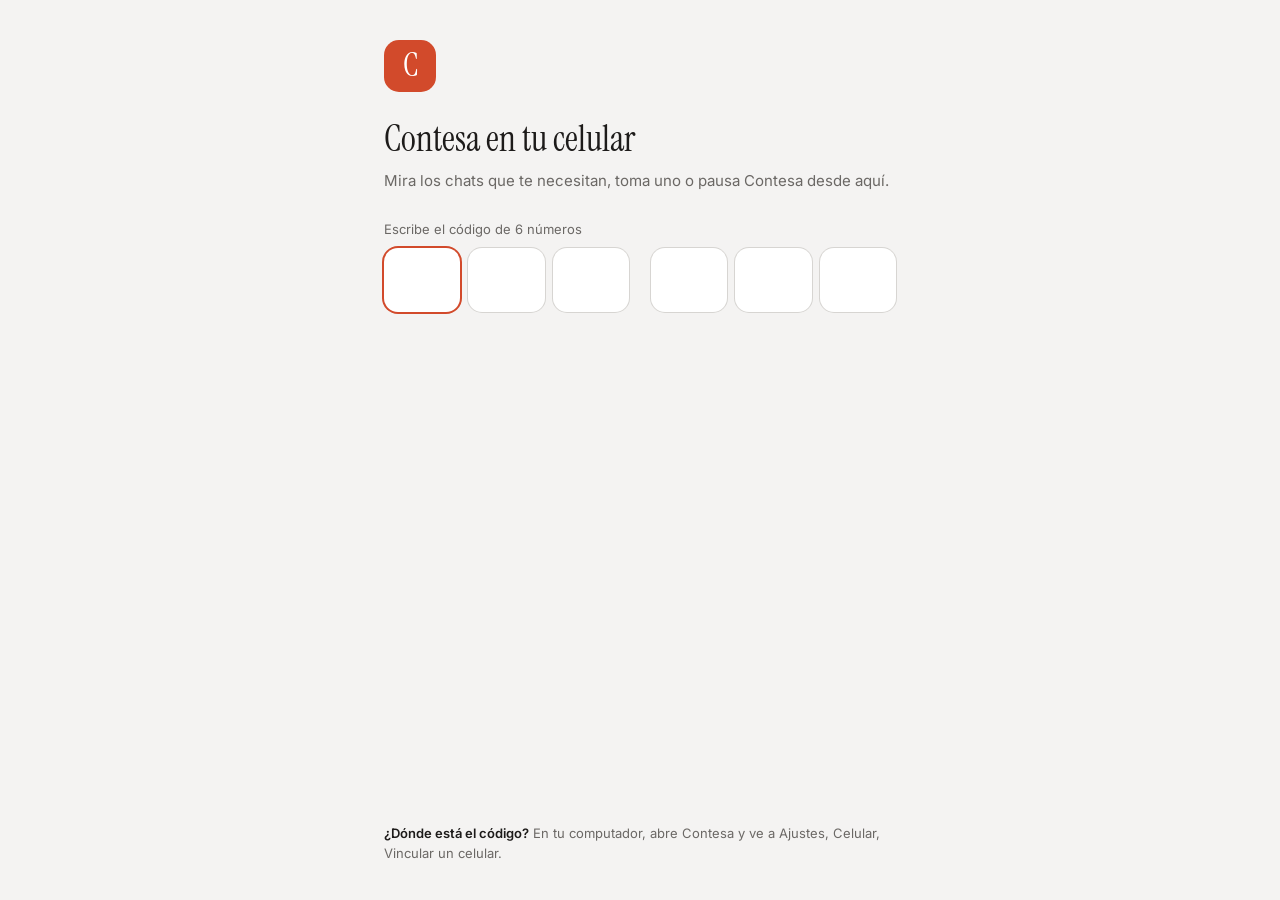
<file: app/index.html>
<!doctype html>
<html lang="es">
  <head>
    <meta charset="UTF-8" />
    <meta name="viewport" content="width=device-width, initial-scale=1, viewport-fit=cover" />
    <meta name="theme-color" content="#f4f3f2" media="(prefers-color-scheme: light)" />
    <meta name="theme-color" content="#161413" media="(prefers-color-scheme: dark)" />
    <meta name="apple-mobile-web-app-capable" content="yes" />
    <meta name="mobile-web-app-capable" content="yes" />
    <meta name="apple-mobile-web-app-status-bar-style" content="default" />
    <meta name="apple-mobile-web-app-title" content="Contesa" />
    <meta name="description" content="Tus chats, pedidos y el estado de Contesa desde el celular." />
    <link rel="manifest" href="manifest.webmanifest" />
    <link rel="icon" href="icon-192.png" />
    <link rel="apple-touch-icon" href="apple-touch-icon.png" />
    <title>Contesa</title>
    <script type="module" crossorigin src="/app/assets/index-D_c7bOfZ.js"></script>
    <link rel="stylesheet" crossorigin href="/app/assets/index-D4tyX11B.css">
  </head>
  <body>
    <div id="root"></div>
  </body>
</html>
</file>
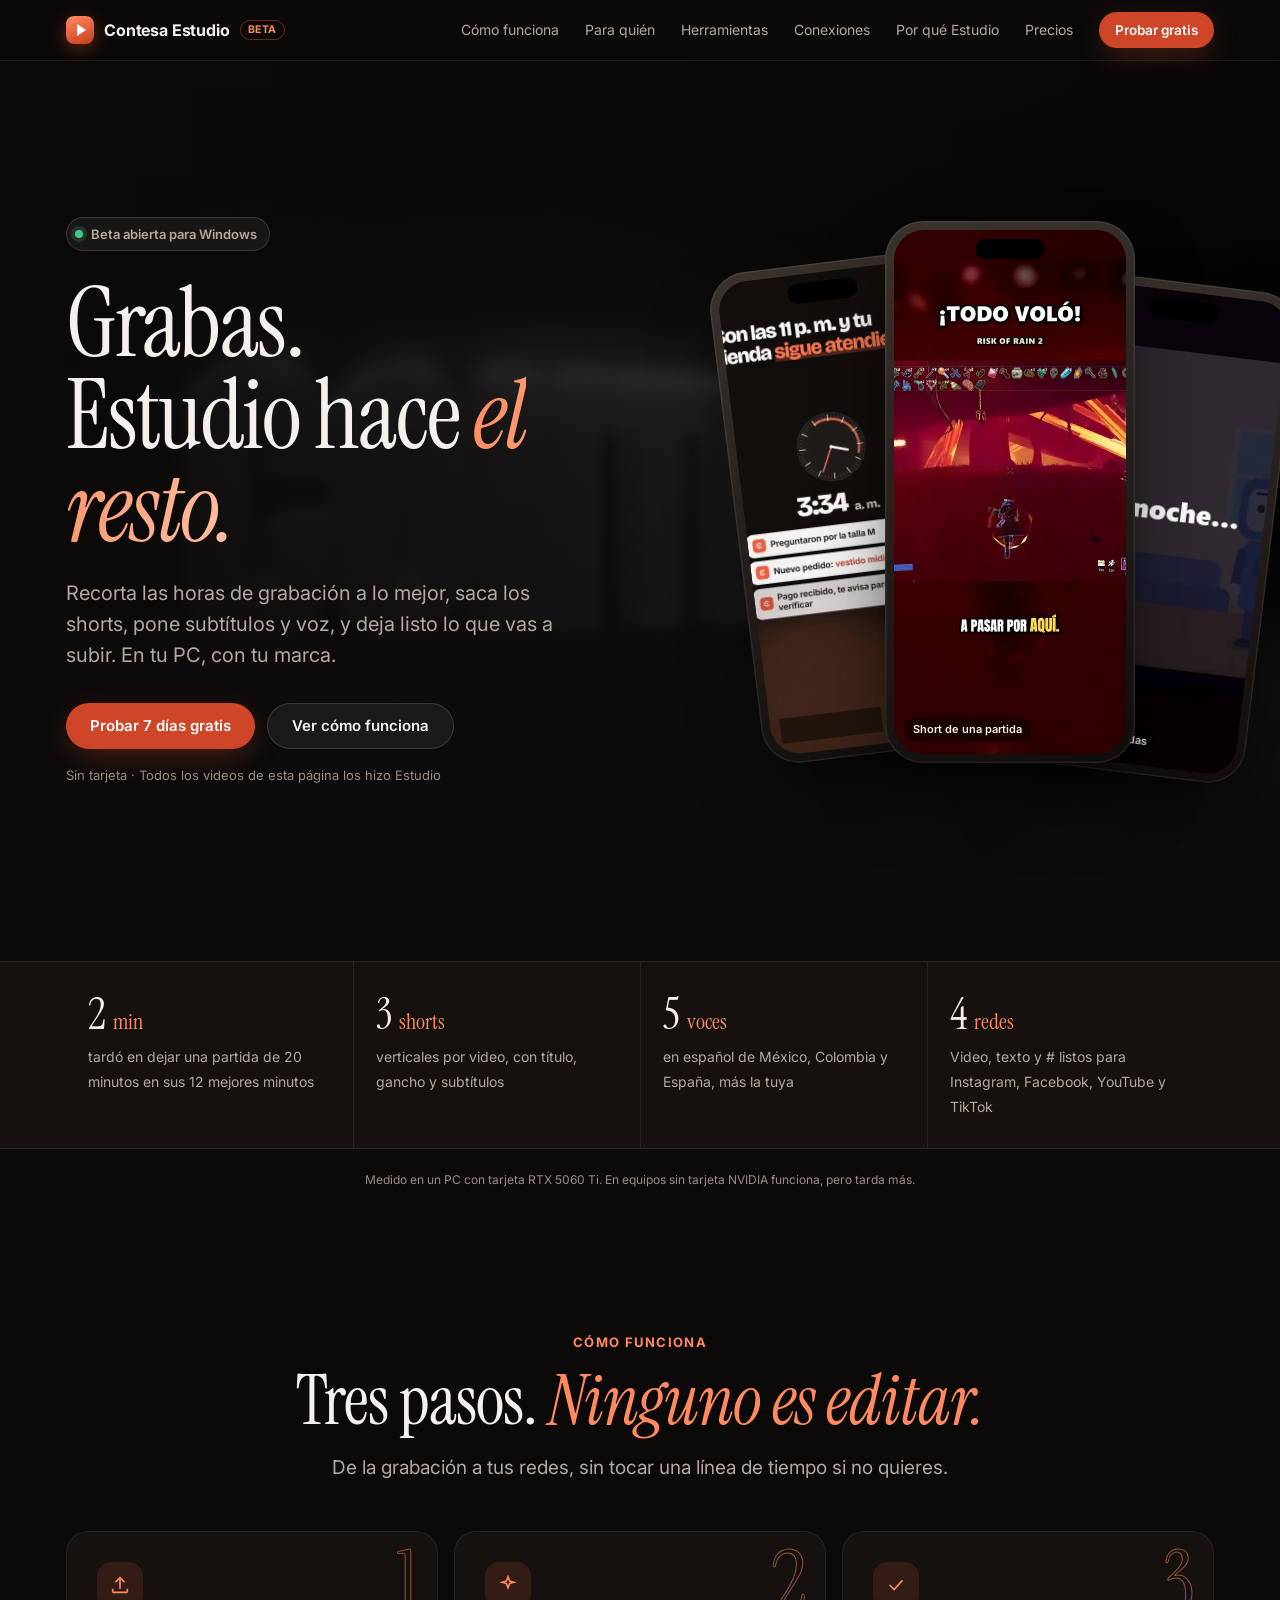
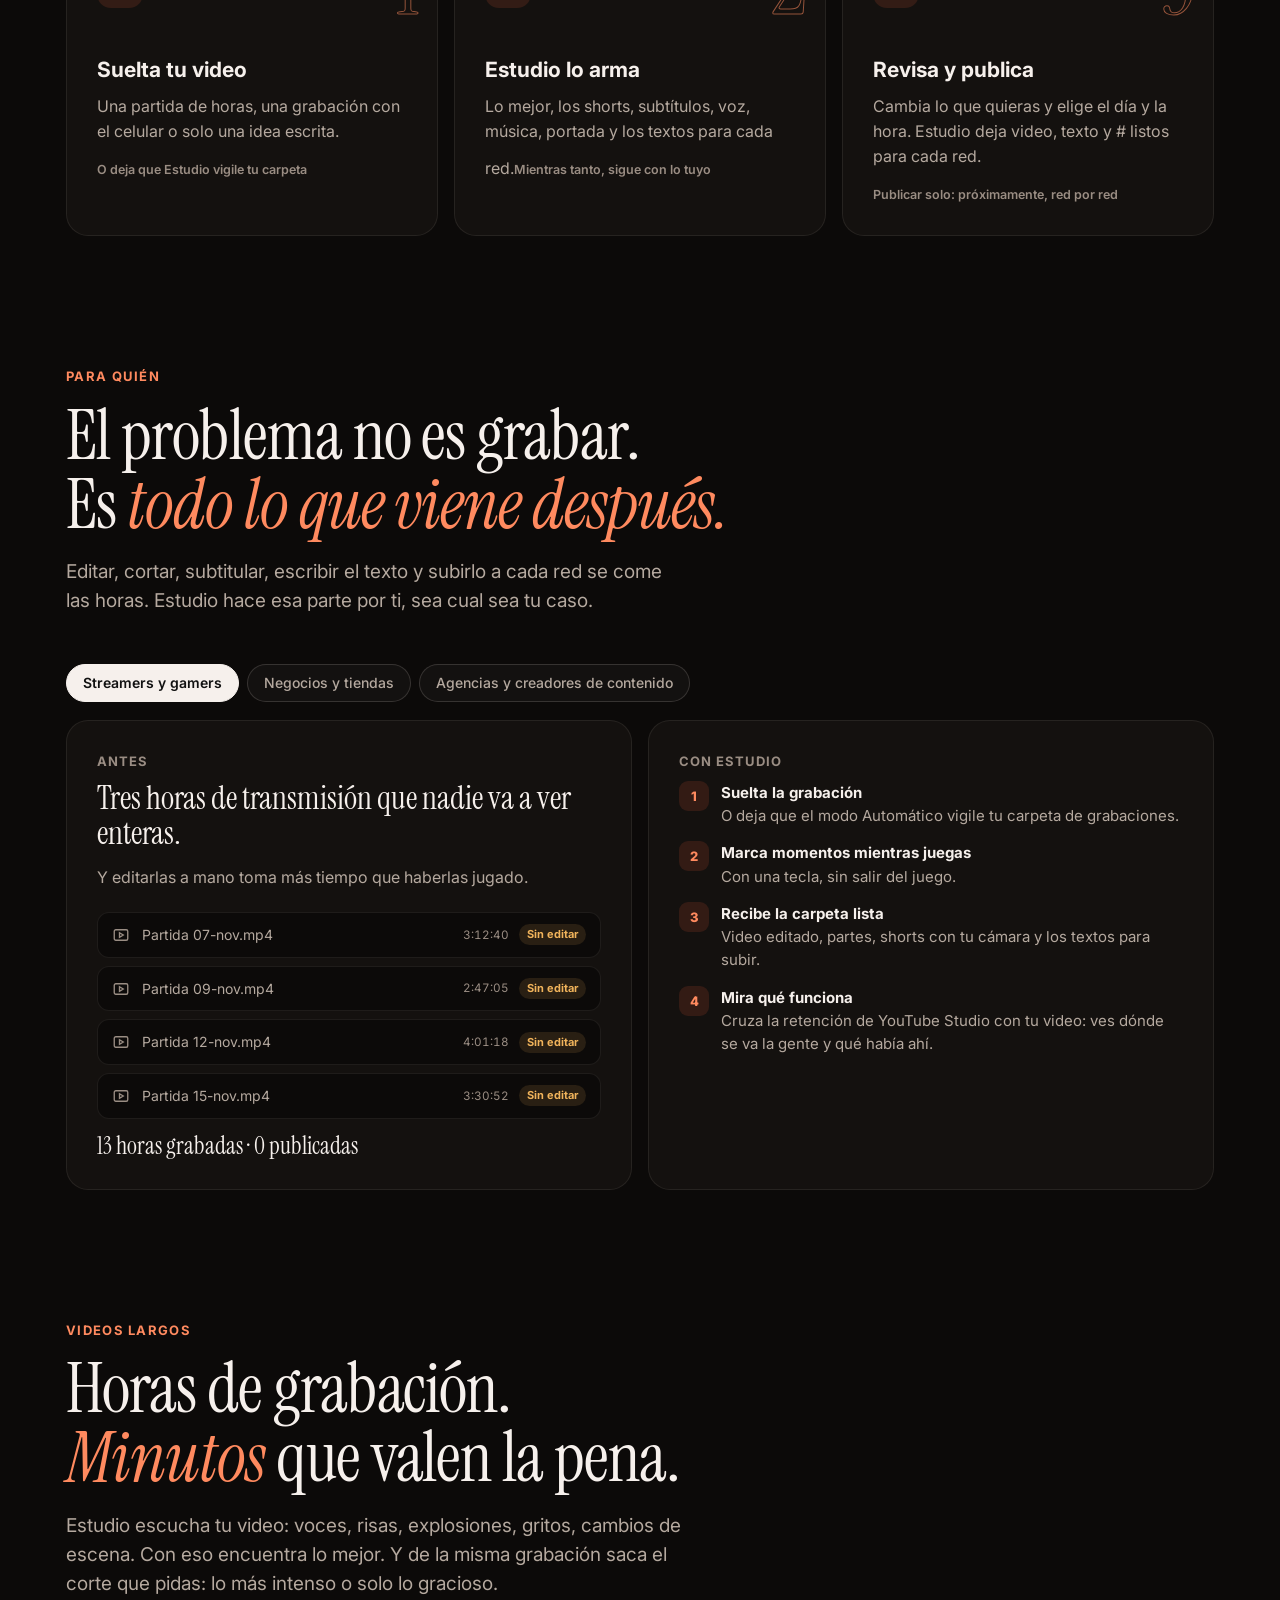
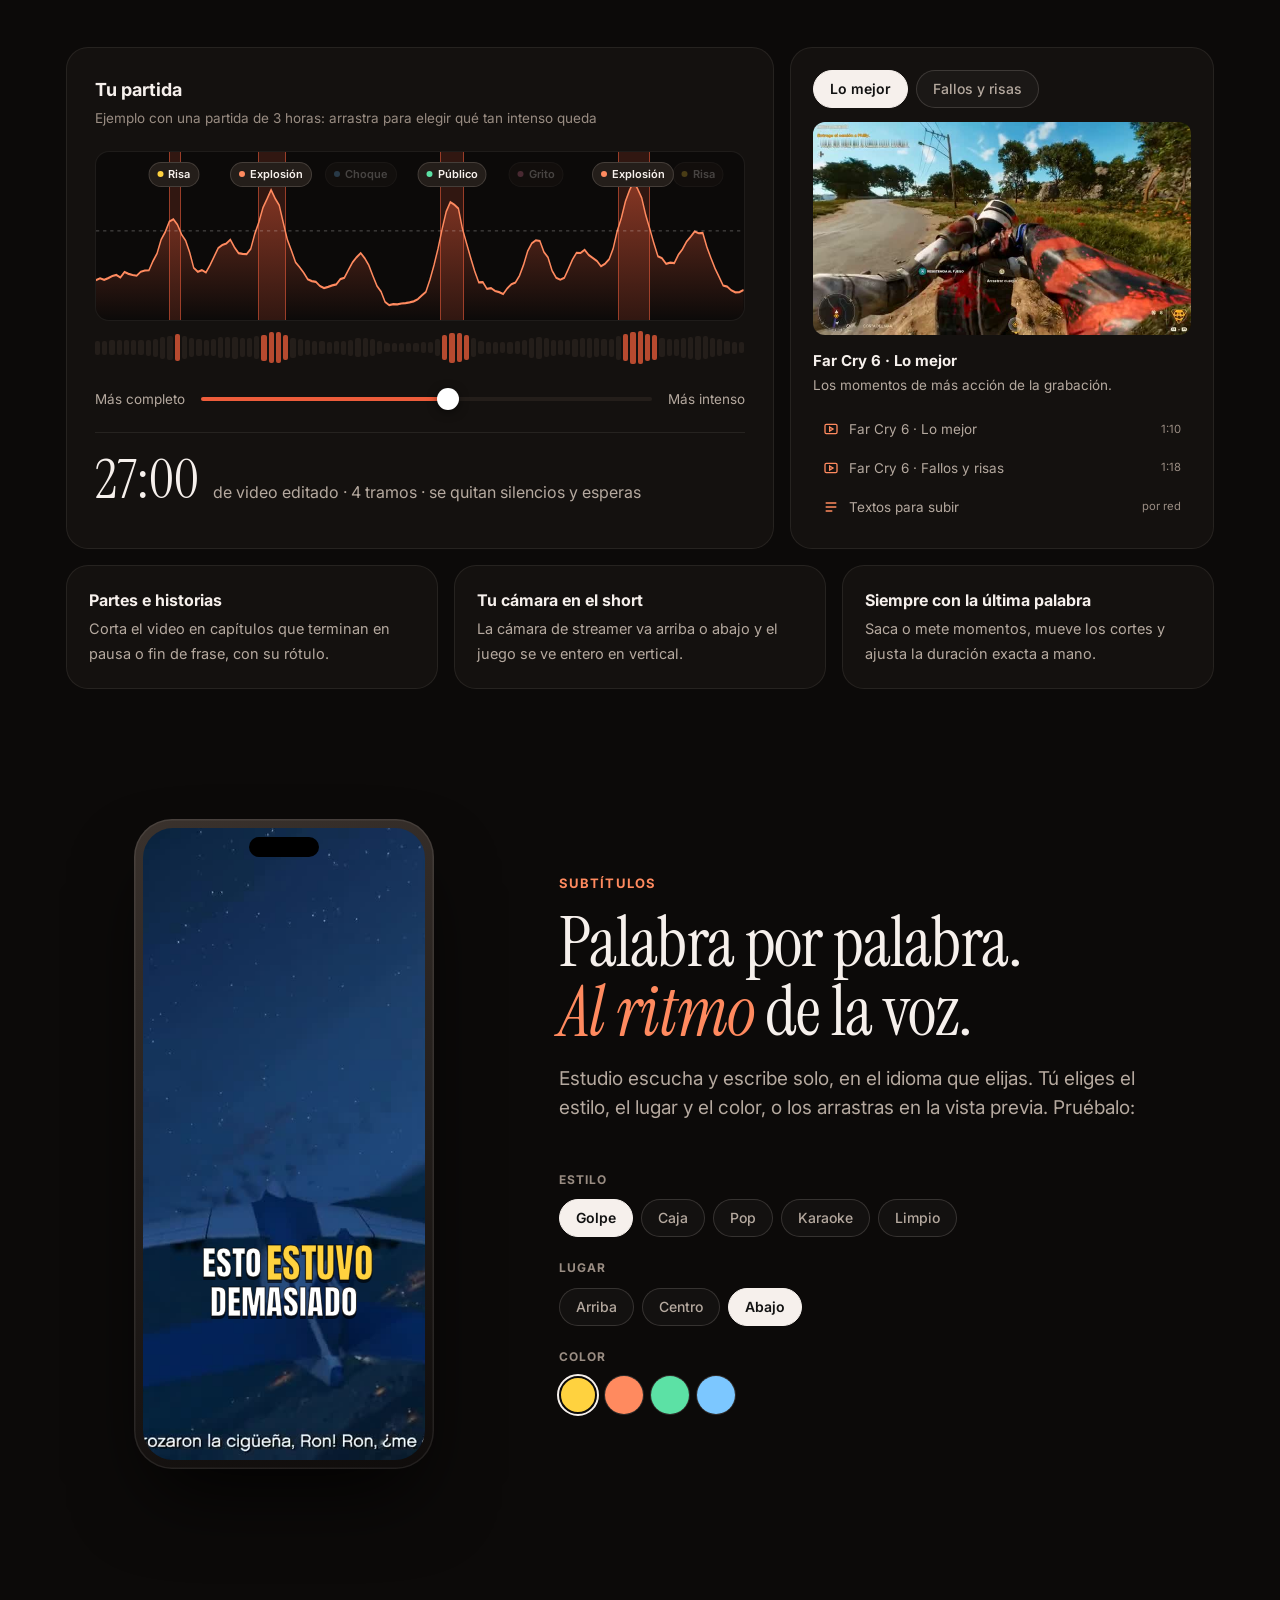
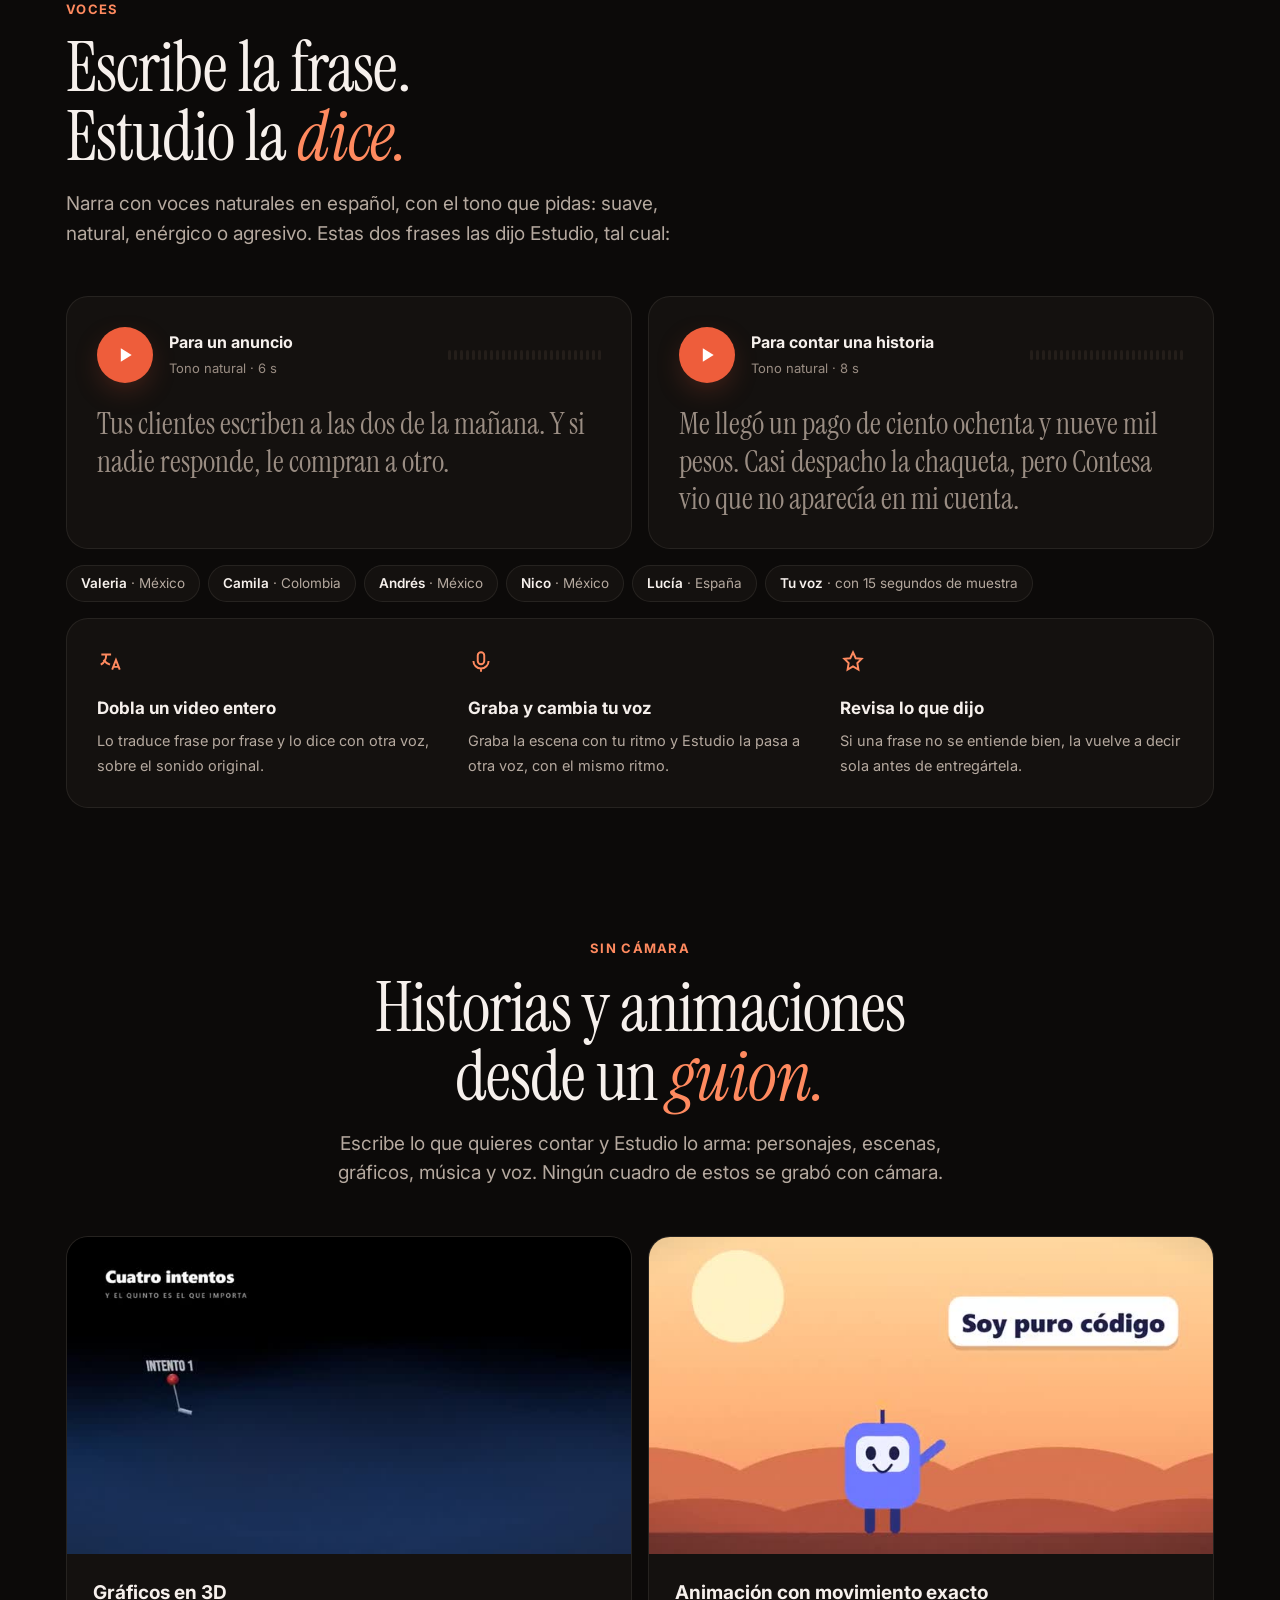
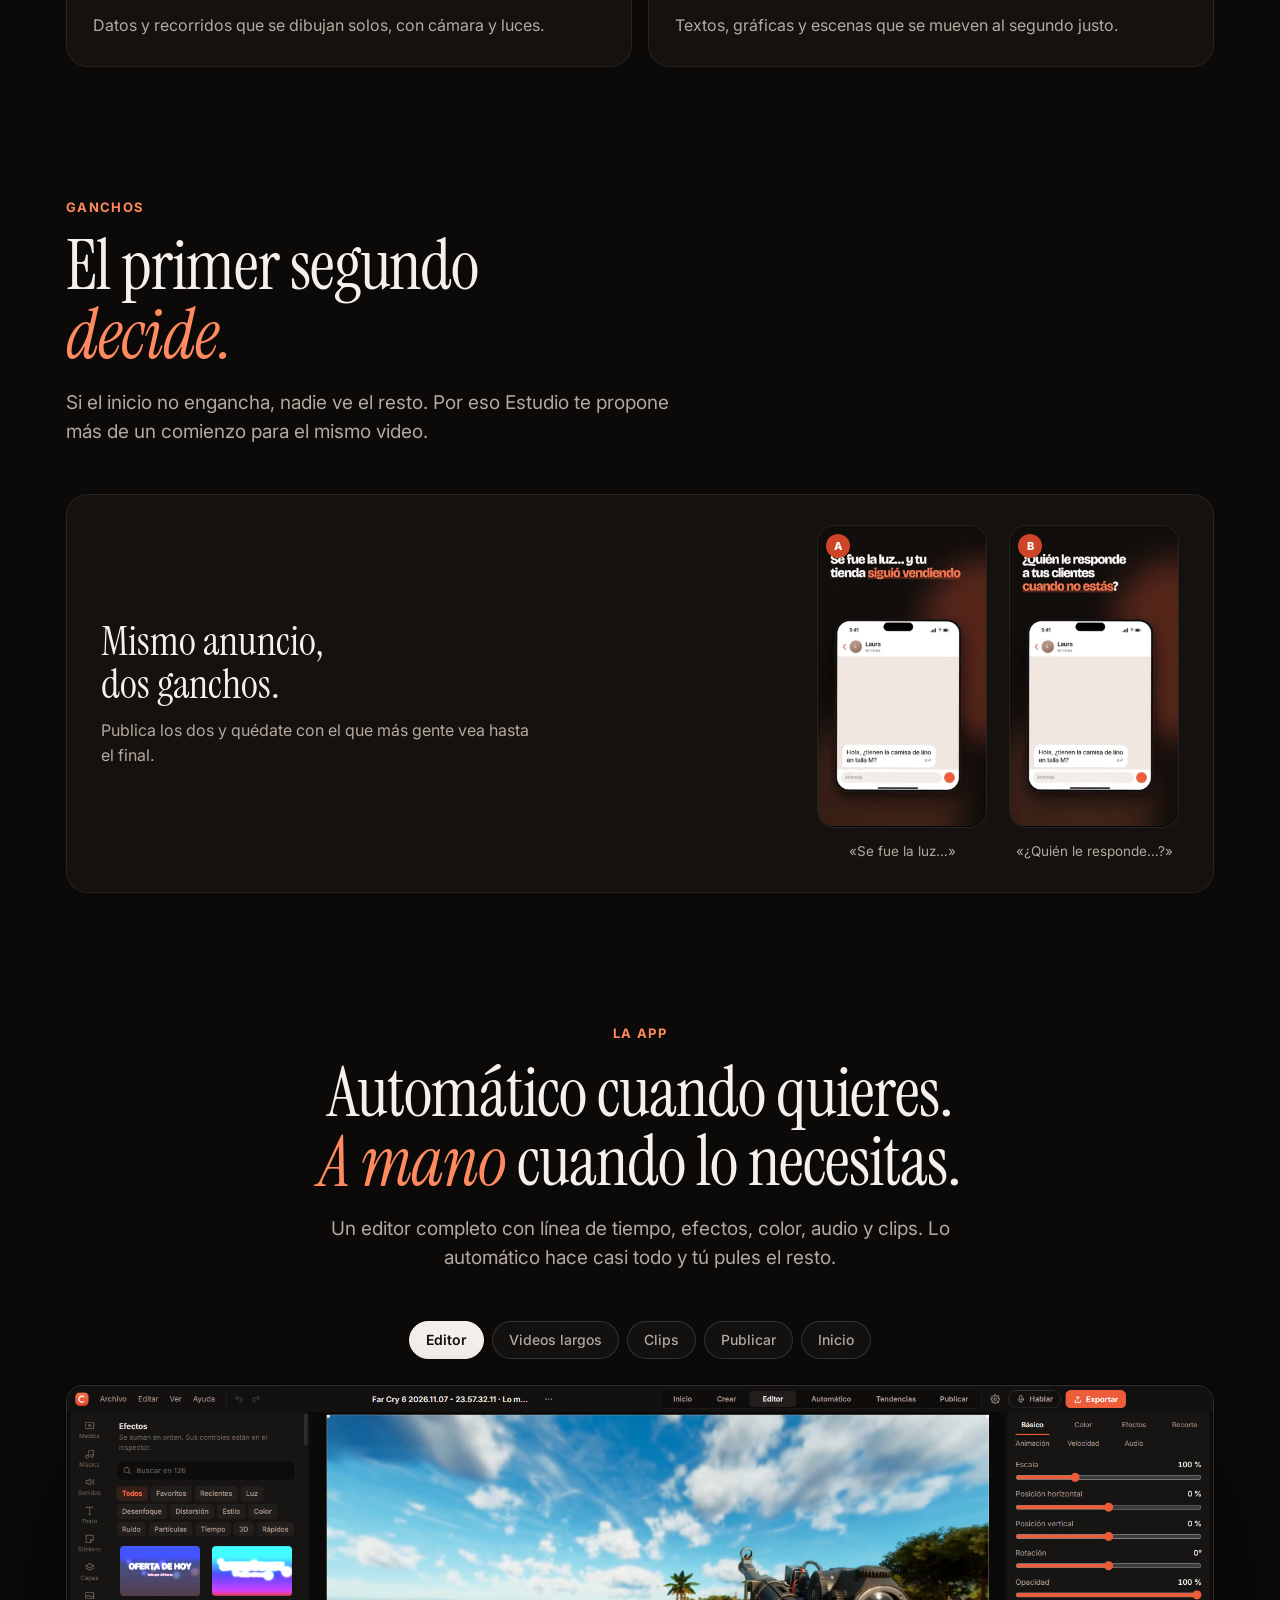
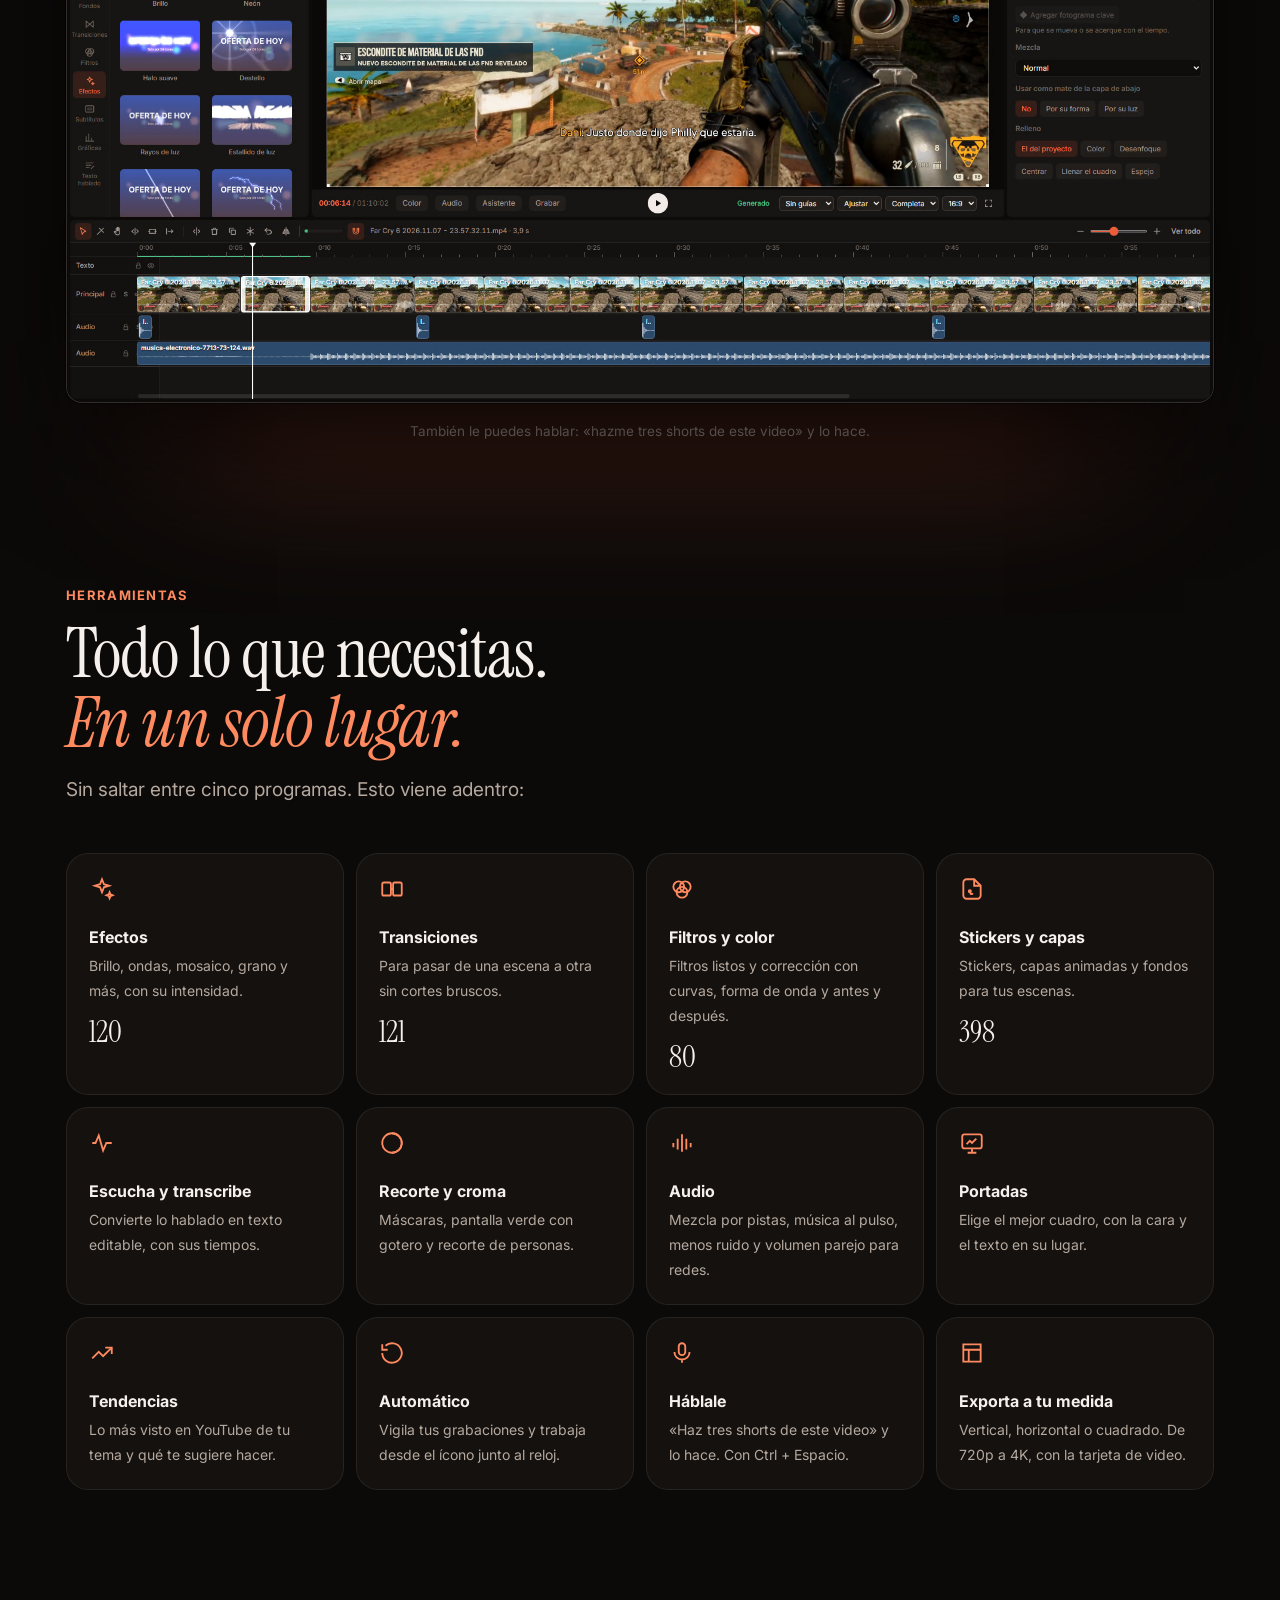
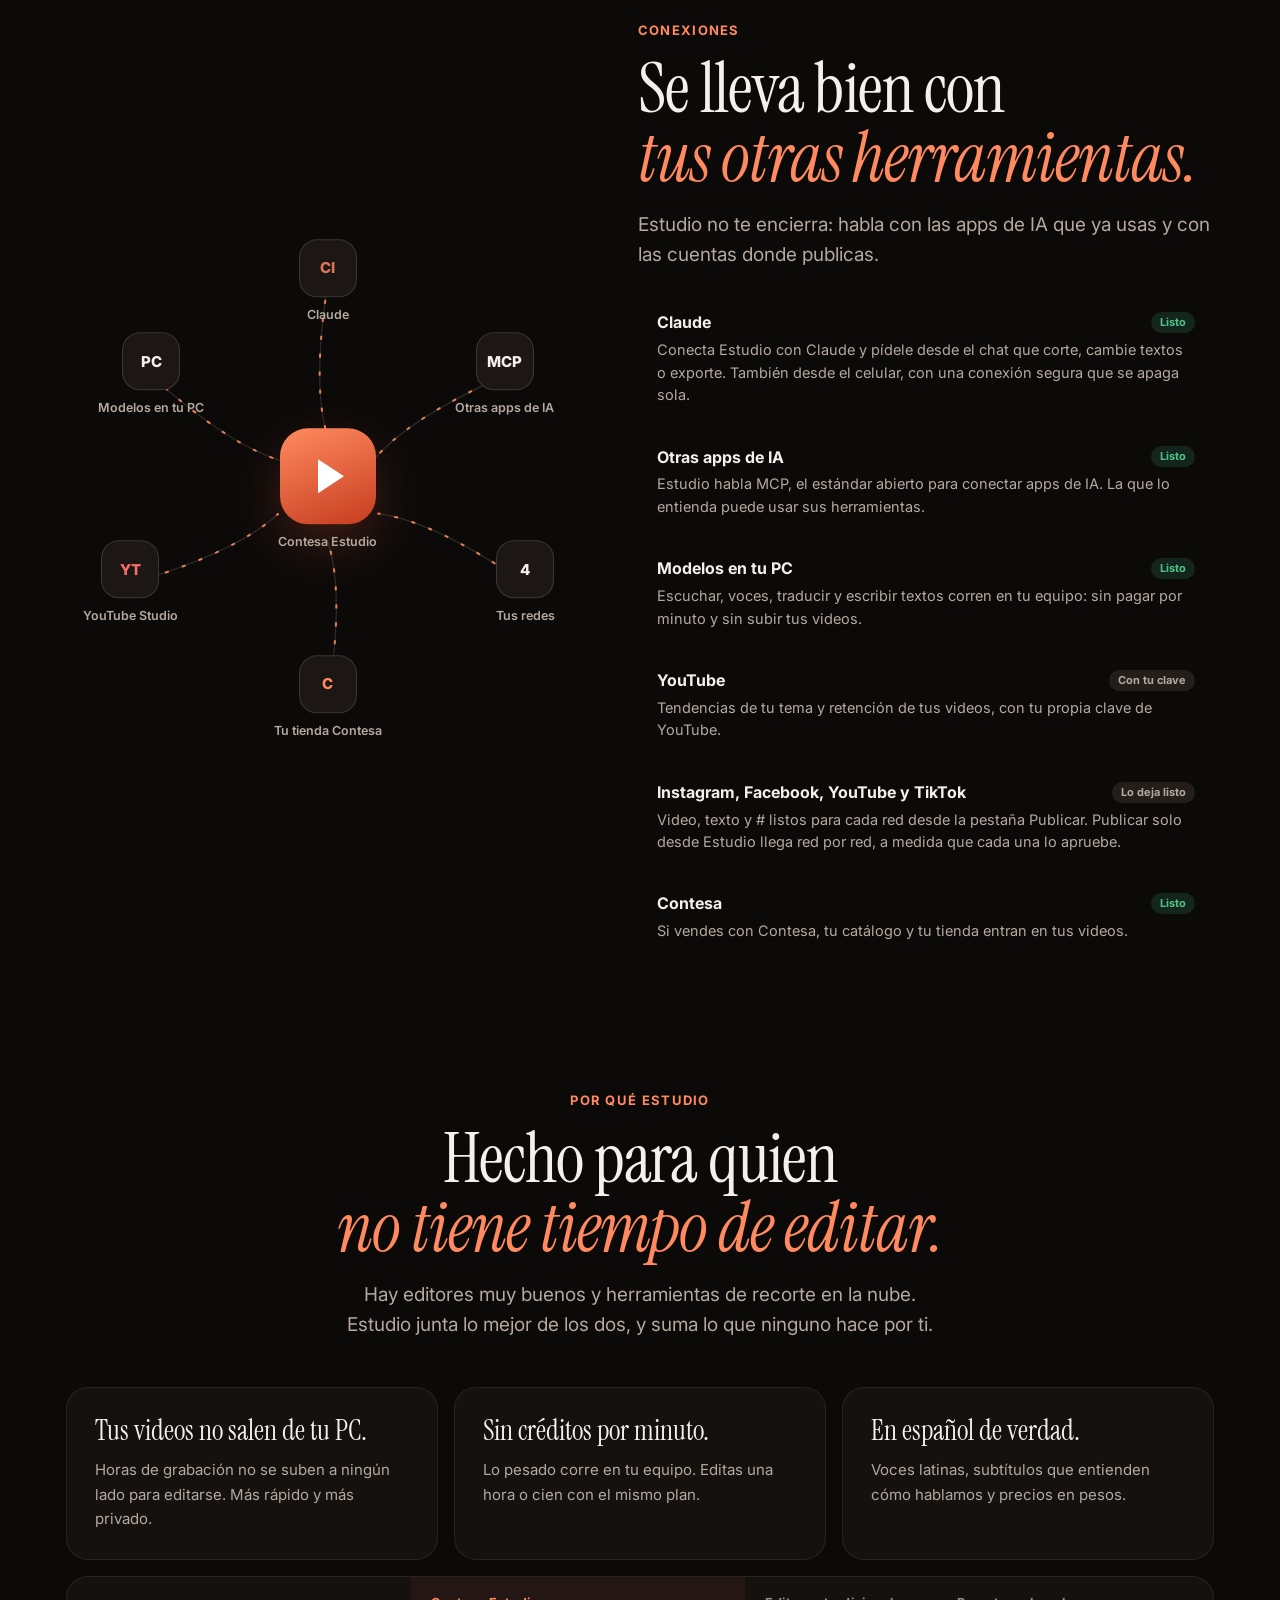
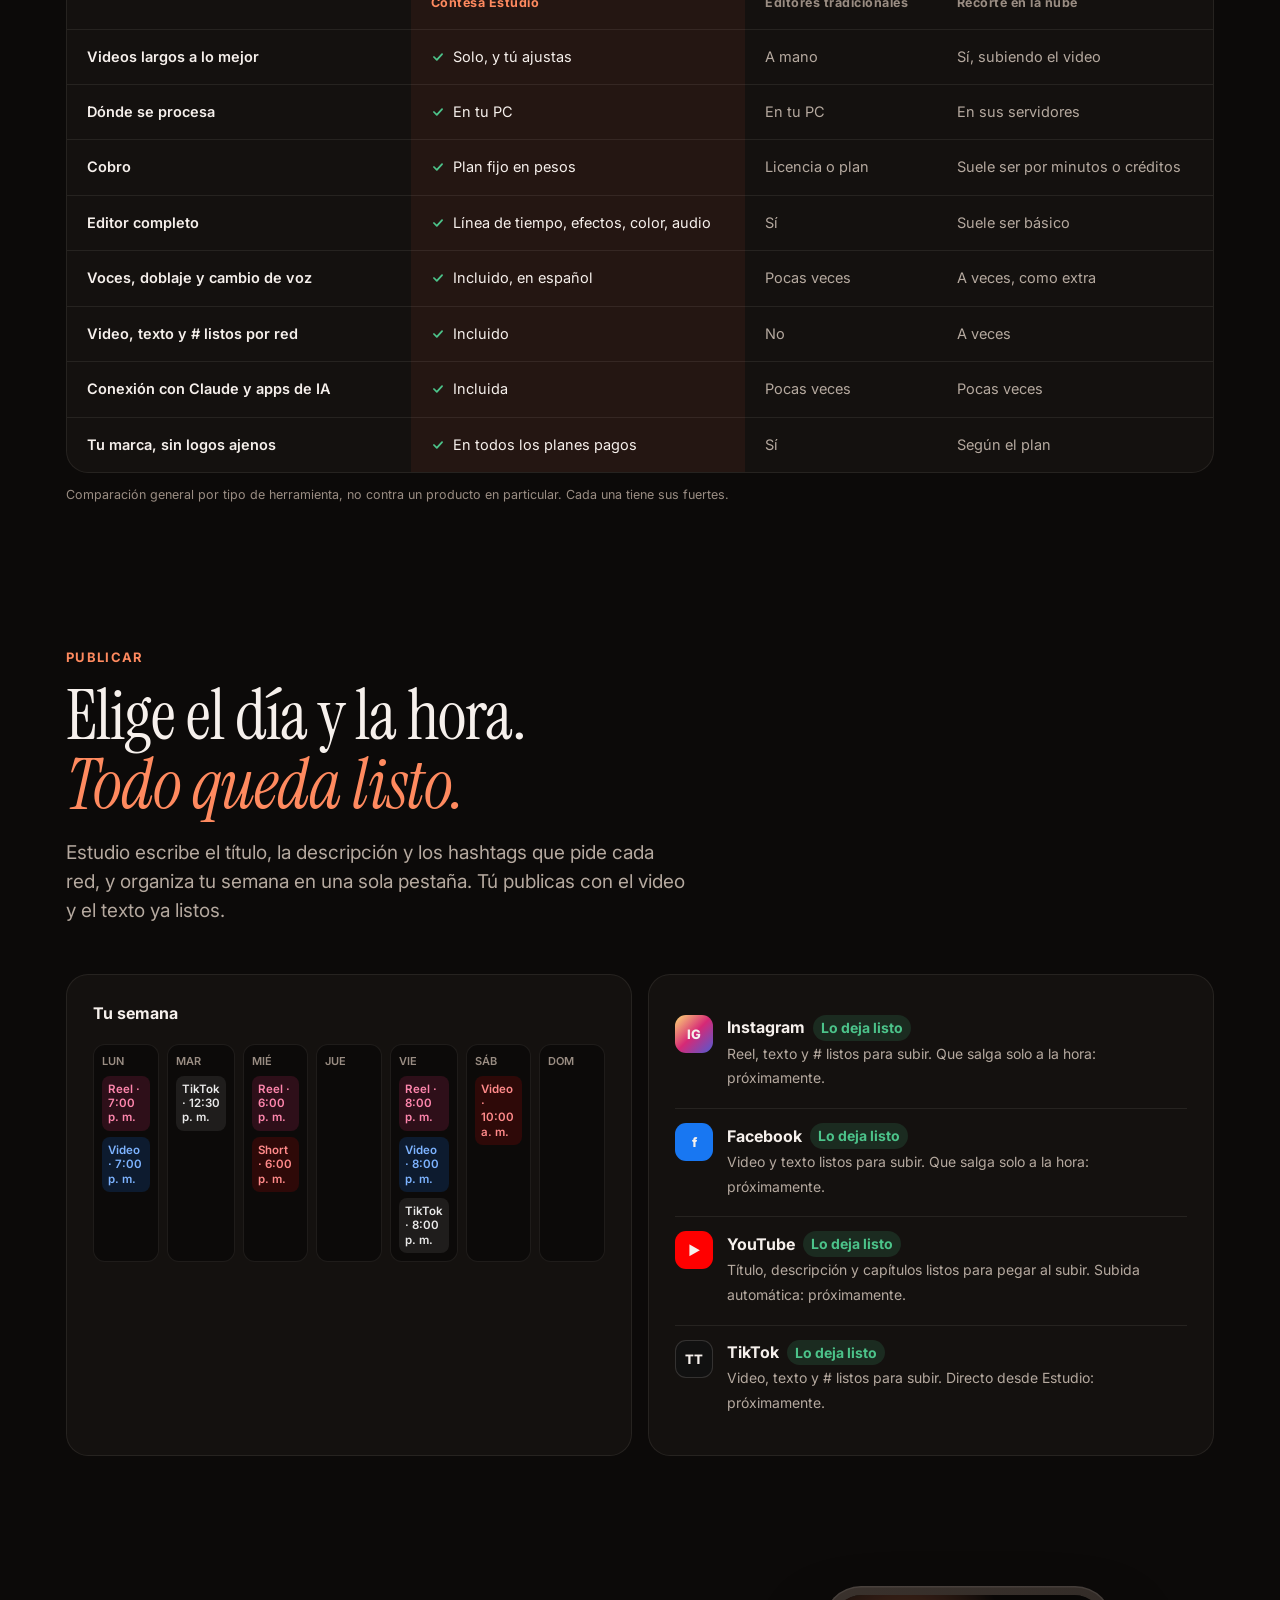
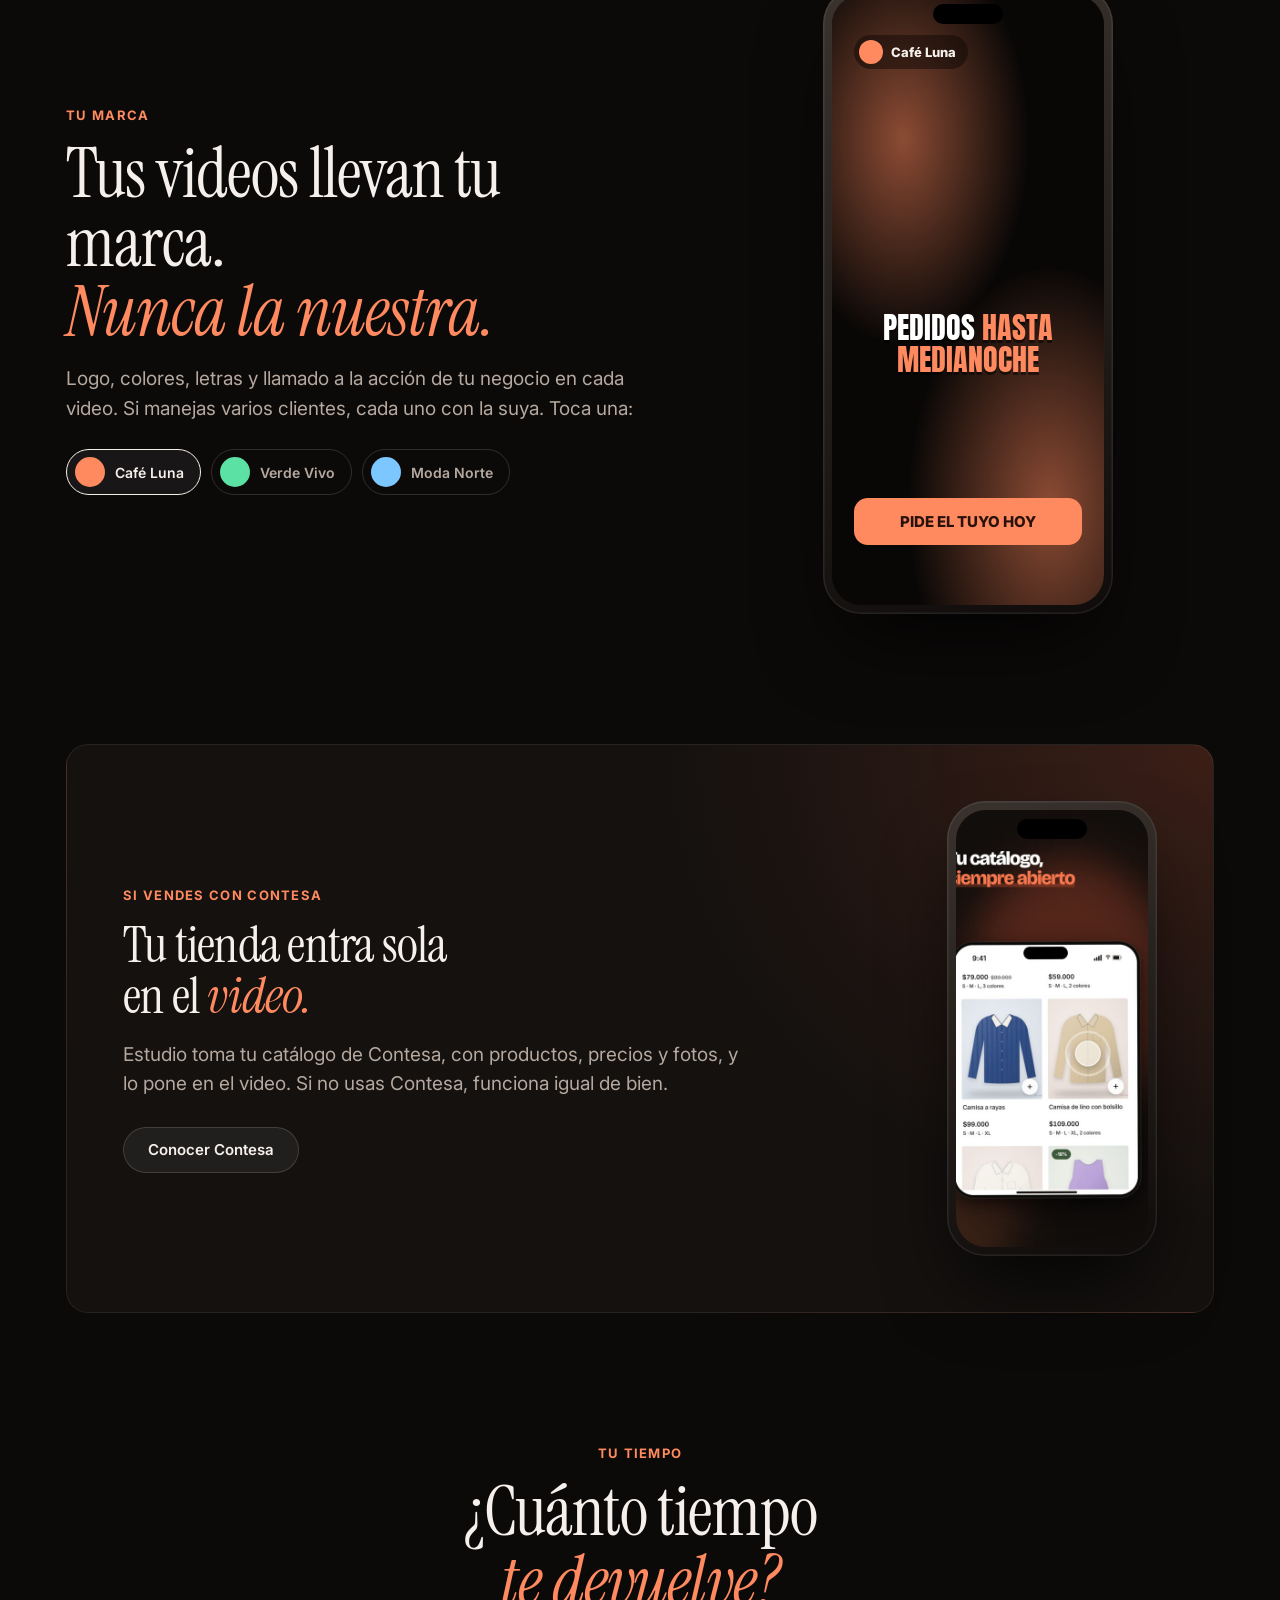
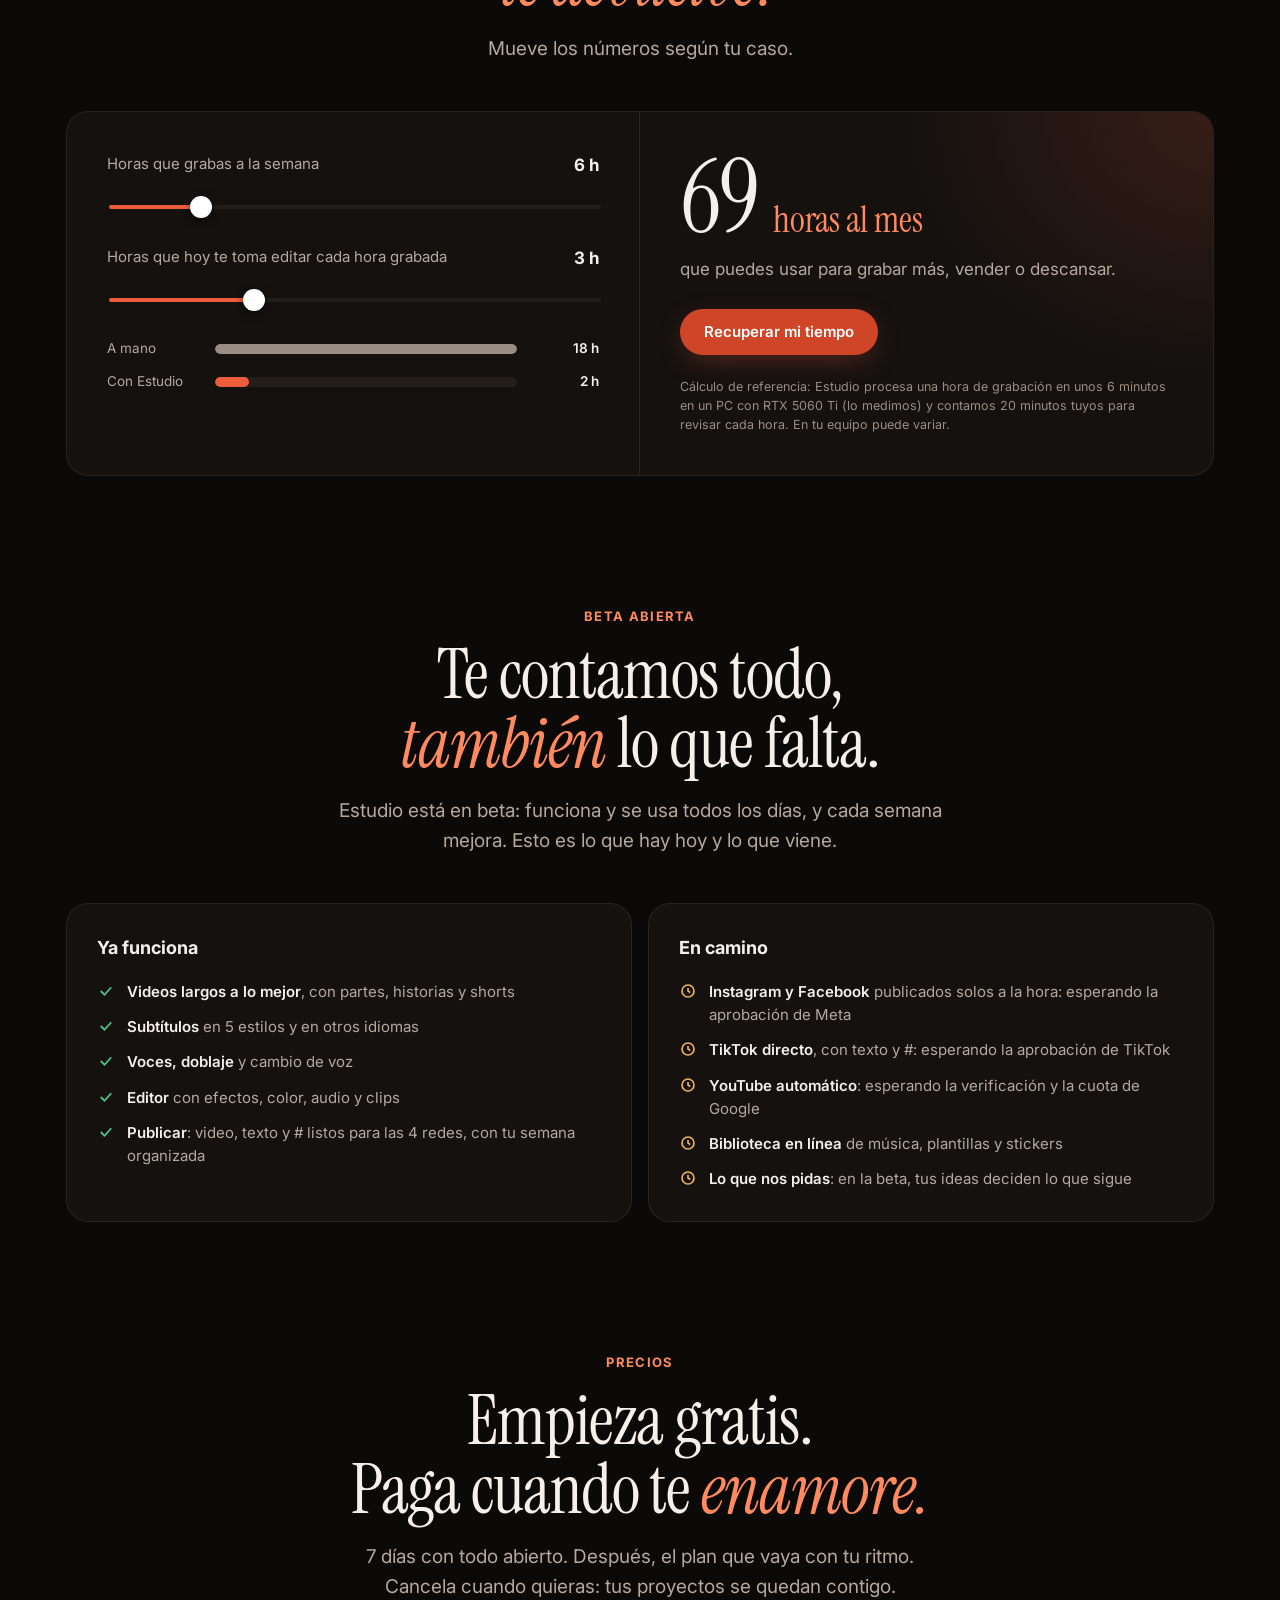
<file: estudio/index.html>
<!doctype html>
<html lang="es">
<head>
<meta charset="utf-8">
<meta name="viewport" content="width=device-width, initial-scale=1">
<title>Contesa Estudio · Grabas. Estudio hace el resto.</title>
<meta name="description" content="Estudio recorta tus grabaciones a lo mejor, saca los shorts, pone subtítulos y voz, y deja listo lo que vas a subir. En tu PC, con tu marca. Prueba 7 días gratis.">
<meta name="theme-color" content="#0c0a09">
<meta property="og:type" content="website">
<meta property="og:title" content="Contesa Estudio · Grabas. Estudio hace el resto.">
<meta property="og:description" content="De horas de grabación a videos y shorts listos para tus redes. Prueba 7 días gratis en Windows.">
<meta property="og:image" content="https://contesa.com.co/estudio/medios/p-largo-lomejor.jpg">
<meta property="og:url" content="https://contesa.com.co/estudio/">
<link rel="canonical" href="https://contesa.com.co/estudio/">
<link rel="icon" type="image/svg+xml" href="data:image/svg+xml,%3Csvg xmlns='http://www.w3.org/2000/svg' viewBox='0 0 32 32'%3E%3Crect width='32' height='32' rx='7.5' fill='%23ee5d3b'/%3E%3Cpath d='M21.6 11.1A6.6 6.6 0 1 0 21.6 20.9' fill='none' stroke='white' stroke-width='2.6' stroke-linecap='round'/%3E%3Ccircle cx='16.2' cy='16' r='2' fill='white'/%3E%3C/svg%3E">
<link rel="preconnect" href="https://fonts.googleapis.com">
<link rel="preconnect" href="https://fonts.gstatic.com" crossorigin>
<link rel="stylesheet" href="https://fonts.googleapis.com/css2?family=Instrument+Serif:ital@0;1&family=Inter:wght@400;500;600;700;800&family=Anton&display=swap">
<style>
:root {
  --bg: #0c0a09; --bg-2: #14110f; --bg-3: #1c1714; --bg-4: #241e1a;
  --line: rgba(255,240,230,.08); --line-2: rgba(255,240,230,.15);
  --text: #f6f0ec; --text-2: #b5a99f; --text-3: #9a8d83;
  --accent: #ee5d3b; --accent-btn: #cf4527; --accent-2: #ff8a5f; --accent-soft: rgba(238,93,59,.14); --glow: rgba(238,93,59,.35);
  --ok: #4cc38a; --amb: #f0b35b;
  --serif: 'Instrument Serif', Georgia, serif; --ui: 'Inter', 'Segoe UI', system-ui, sans-serif;
  --r: 22px;
}
* { box-sizing: border-box; }
html { scroll-behavior: smooth; }
body { margin: 0; background: var(--bg); color: var(--text); font: 16px/1.55 var(--ui); -webkit-font-smoothing: antialiased; overflow-x: hidden; }
a { color: inherit; text-decoration: none; }
button { font: inherit; color: inherit; border: 0; background: none; cursor: pointer; }
video { display: block; }
:focus-visible { outline: 2px solid var(--accent-2); outline-offset: 3px; border-radius: 10px; }
.saltar { position: absolute; left: 16px; top: -60px; z-index: 50; background: var(--accent-btn); color: #fff; padding: 10px 16px; border-radius: 99px; font-weight: 600; font-size: 14px; }
.saltar:focus { top: 10px; }
.w { max-width: 1180px; margin: 0 auto; padding: 0 16px; }

/* Barra */
nav { position: sticky; top: 0; z-index: 30; background: rgba(12,10,9,.72); backdrop-filter: saturate(160%) blur(18px); -webkit-backdrop-filter: saturate(160%) blur(18px); border-bottom: 1px solid var(--line); }
nav .w { display: flex; align-items: center; justify-content: space-between; height: 60px; }
.marca { display: flex; align-items: center; gap: 10px; font-weight: 700; letter-spacing: -.01em; }
.iso { width: 28px; height: 28px; border-radius: 8px; background: linear-gradient(160deg, var(--accent-2), #c63d1f); display: grid; place-items: center; box-shadow: 0 4px 16px var(--glow); }
.iso i { border-left: 9px solid #fff; border-top: 6px solid transparent; border-bottom: 6px solid transparent; margin-left: 2px; }
.beta { font-size: 10.5px; font-weight: 700; letter-spacing: .06em; color: var(--accent-2); border: 1px solid rgba(238,93,59,.4); border-radius: 99px; padding: 1px 7px; }
.links { display: flex; gap: 26px; font-size: 14px; color: var(--text-2); align-items: center; }
.links a:hover { color: var(--text); }
.btn { display: inline-flex; align-items: center; justify-content: center; gap: 8px; height: 46px; padding: 0 24px; border-radius: 99px; font-weight: 600; font-size: 15px; transition: transform .2s, box-shadow .2s, background .2s; white-space: nowrap; }
.btn.pri { background: var(--accent-btn); color: #fff; box-shadow: 0 8px 30px -6px var(--glow); }
.btn.pri:hover { transform: translateY(-1px); box-shadow: 0 14px 40px -6px var(--glow); }
.btn.sec { background: rgba(255,255,255,.06); border: 1px solid var(--line-2); }
.btn.sec:hover { background: rgba(255,255,255,.1); }
.btn.peq { height: 36px; padding: 0 16px; font-size: 13.5px; }

/* Portada */
.hero { position: relative; min-height: min(920px, 100vh); display: flex; align-items: center; overflow: hidden; isolation: isolate; }
.hero .fondo { position: absolute; inset: 0; z-index: -2; }
.hero .fondo video { width: 100%; height: 100%; object-fit: cover; filter: saturate(1.15) brightness(.5) blur(6px); transform: scale(1.08); }
.hero::before { content: ""; position: absolute; inset: 0; z-index: -1; background:
  linear-gradient(90deg, rgba(12,10,9,.94) 0%, rgba(12,10,9,.78) 42%, rgba(12,10,9,.35) 100%),
  linear-gradient(180deg, rgba(12,10,9,.4) 0%, rgba(12,10,9,0) 35%, var(--bg) 100%); }
.hero .w { display: grid; grid-template-columns: 1.1fr .9fr; gap: 40px; align-items: center; padding-top: 80px; padding-bottom: 100px; }
.eyebrow { display: inline-flex; align-items: center; gap: 8px; font-size: 13px; font-weight: 600; color: var(--text-2); background: rgba(255,255,255,.06); border: 1px solid var(--line-2); padding: 6px 12px 6px 8px; border-radius: 99px; backdrop-filter: blur(8px); margin-bottom: 26px; }
.eyebrow .p { width: 8px; height: 8px; border-radius: 50%; background: var(--ok); box-shadow: 0 0 0 4px rgba(76,195,138,.18); }
.hero h1 { font: 400 clamp(52px, 7.6vw, 104px)/.95 var(--serif); letter-spacing: -.02em; margin: 0 0 24px; }
.hero h1 em { font-style: italic; background: linear-gradient(100deg, var(--accent-2), #ffc2a3); -webkit-background-clip: text; background-clip: text; color: transparent; }
.hero p.l { font-size: clamp(17px, 1.6vw, 20px); color: var(--text-2); max-width: 520px; margin: 0 0 32px; }
.hero .acc { display: flex; gap: 12px; flex-wrap: wrap; }
.hero .chico { color: var(--text-3); font-size: 13px; margin-top: 16px; }
.telefonos { position: relative; height: 560px; }
.tel { position: absolute; width: 228px; aspect-ratio: 9/19.5; border-radius: 38px; padding: 9px; background: linear-gradient(160deg, #3a322d, #0f0c0b); box-shadow: 0 40px 80px -20px rgba(0,0,0,.8), inset 0 0 0 1.5px rgba(255,255,255,.08); }
.tel .pan { width: 100%; height: 100%; border-radius: 30px; overflow: hidden; position: relative; background: #000; }
.tel video { width: 100%; height: 100%; object-fit: cover; }
.tel .isla { position: absolute; top: 9px; left: 50%; transform: translateX(-50%); width: 70px; height: 20px; border-radius: 99px; background: #000; z-index: 2; }
.tel .red { position: absolute; left: 10px; bottom: 12px; z-index: 2; font-size: 11px; font-weight: 600; background: rgba(0,0,0,.45); backdrop-filter: blur(6px); padding: 4px 9px; border-radius: 99px; }
.tel.t1 { left: 4%; top: 40px; transform: rotate(-7deg); animation: flota 7s ease-in-out infinite; }
.tel.t2 { left: 34%; top: 0; z-index: 2; width: 250px; animation: flota 7s ease-in-out -2.3s infinite; }
.tel.t3 { left: 66%; top: 60px; transform: rotate(7deg); animation: flota 7s ease-in-out -4.6s infinite; }
@keyframes flota { 50% { translate: 0 -12px; } }
.sonido { position: absolute; right: 10px; top: 36px; z-index: 3; width: 40px; height: 40px; border-radius: 50%; background: rgba(0,0,0,.5); backdrop-filter: blur(6px); display: grid; place-items: center; }
.sonido svg { width: 17px; height: 17px; }

/* Cifras */
.cifras { border-top: 1px solid var(--line); border-bottom: 1px solid var(--line); background: var(--bg-2); }
.cifras .w { display: grid; grid-template-columns: repeat(4, 1fr); }
.cifra { padding: 30px 22px; border-left: 1px solid var(--line); }
.cifra:first-child { border-left: 0; }
.cifra b { display: block; font: 400 44px/1 var(--serif); margin-bottom: 8px; }
.cifra b small { font-size: 22px; color: var(--accent-2); }
.cifra span { color: var(--text-2); font-size: 14px; }
.nota-c { color: var(--text-3); font-size: 12px; text-align: center; padding: 10px 16px 0; }

/* Secciones */
section { padding: 130px 0 0; }
.cap { font-size: 13px; font-weight: 700; letter-spacing: .1em; text-transform: uppercase; color: var(--accent-2); margin-bottom: 14px; }
.tit { font: 400 clamp(40px, 5.4vw, 72px)/1 var(--serif); letter-spacing: -.015em; margin: 0 0 18px; }
.tit em { font-style: italic; color: var(--accent-2); }
.lead { color: var(--text-2); font-size: clamp(17px, 1.5vw, 19px); max-width: 620px; margin: 0 0 48px; }
.centro { text-align: center; } .centro .lead { margin-left: auto; margin-right: auto; }
.tarj { background: var(--bg-2); border: 1px solid var(--line); border-radius: var(--r); }
.ver { opacity: 0; transform: translateY(28px); transition: opacity .9s cubic-bezier(.2,.7,.2,1), transform .9s cubic-bezier(.2,.7,.2,1); }
.ver.si { opacity: 1; transform: none; }

/* Videos largos */
.largo { display: grid; grid-template-columns: 1.25fr .75fr; gap: 16px; }
.mesa { padding: 28px; }
.mesa h3 { margin: 0 0 4px; font-size: 18px; }
.mesa .s { color: var(--text-3); font-size: 13.5px; margin-bottom: 22px; }
.curva { position: relative; height: 170px; border-radius: 14px; background: var(--bg); border: 1px solid var(--line); overflow: hidden; }
.curva svg { position: absolute; inset: 0; width: 100%; height: 100%; }
.curva .tramo { position: absolute; top: 0; bottom: 0; background: rgba(238,93,59,.16); border-left: 1px solid rgba(238,93,59,.55); border-right: 1px solid rgba(238,93,59,.55); transition: left .5s, width .5s; }
.momento { position: absolute; top: 10px; transform: translateX(-50%); font-size: 11px; font-weight: 600; background: var(--bg-4); border: 1px solid var(--line-2); padding: 3px 8px; border-radius: 99px; white-space: nowrap; transition: opacity .4s; }
.momento i { display: inline-block; width: 6px; height: 6px; border-radius: 50%; margin-right: 5px; vertical-align: 1px; }
.onda { display: flex; align-items: center; gap: 2px; height: 34px; margin-top: 10px; }
.onda i { flex: 1; background: var(--bg-4); border-radius: 2px; transition: background .5s; }
.onda i.on { background: rgba(238,93,59,.75); }
.control { display: grid; grid-template-columns: auto 1fr auto; gap: 14px; align-items: center; margin-top: 24px; color: var(--text-2); font-size: 13.5px; }
input[type=range] { -webkit-appearance: none; appearance: none; height: 4px; border-radius: 99px; background: linear-gradient(90deg, var(--accent) var(--v, 50%), var(--bg-4) var(--v, 50%)); outline: none; }
input[type=range]::-webkit-slider-thumb { -webkit-appearance: none; width: 22px; height: 22px; border-radius: 50%; background: #fff; box-shadow: 0 2px 10px rgba(0,0,0,.5); cursor: grab; }
input[type=range]::-moz-range-thumb { width: 22px; height: 22px; border-radius: 50%; background: #fff; border: 0; }
.resultado { display: flex; align-items: baseline; gap: 14px; margin-top: 22px; padding-top: 20px; border-top: 1px solid var(--line); }
.resultado b { font: 400 54px/1 var(--serif); }
.resultado span { color: var(--text-2); }
.carpeta { padding: 22px; display: flex; flex-direction: column; gap: 14px; }
.carpeta video { width: 100%; border-radius: 12px; aspect-ratio: 16/9; object-fit: cover; }
.arch { display: grid; gap: 2px; font-size: 13.5px; }
.arch div { display: flex; gap: 10px; align-items: center; padding: 8px 10px; border-radius: 9px; color: var(--text-2); }
.arch div:hover { background: var(--bg-3); color: var(--text); }
.arch svg { width: 16px; height: 16px; color: var(--accent-2); flex: none; }
.arch small { margin-left: auto; color: var(--text-3); }
.minis { display: grid; grid-template-columns: repeat(3, 1fr); gap: 16px; margin-top: 16px; }
.mini { padding: 22px; }
.mini b { display: block; margin-bottom: 4px; }
.mini span { color: var(--text-2); font-size: 14.5px; }

/* Subtítulos */
.subs { display: grid; grid-template-columns: .8fr 1.2fr; gap: 56px; align-items: center; }
.escen { position: relative; width: 300px; margin: 0 auto; }
.escen .tel { position: relative; width: 300px; }
.capa-sub { position: absolute; left: 18px; right: 18px; z-index: 3; text-align: center; transition: top .45s cubic-bezier(.2,.7,.2,1); pointer-events: none; }
.capa-sub .pal { display: inline-block; margin: 0 .12em; }
.e-golpe .pal { font: 400 34px/1.05 'Anton', var(--ui); text-transform: uppercase; color: #fff; -webkit-text-stroke: 1px rgba(0,0,0,.7); text-shadow: 0 3px 0 rgba(0,0,0,.6); }
.e-golpe .pal.on { color: var(--c, #ffd23f); transform: scale(1.18); transition: transform .12s; }
.e-caja .pal { font: 800 22px/1.25 var(--ui); color: #111; background: #fff; padding: 2px 8px; border-radius: 6px; margin: 2px; }
.e-caja .pal.on { background: var(--c, #ffd23f); }
.e-pop .pal { font: 800 26px/1.1 var(--ui); color: #fff; text-shadow: 0 2px 12px rgba(0,0,0,.7); opacity: .0; transform: translateY(8px) scale(.8); transition: all .18s; }
.e-pop .pal.vis { opacity: 1; transform: none; }
.e-pop .pal.on { color: var(--c, #ffd23f); }
.e-karaoke .pal { font: 700 24px/1.2 var(--ui); color: rgba(255,255,255,.5); text-shadow: 0 2px 10px rgba(0,0,0,.7); }
.e-karaoke .pal.vis { color: #fff; }
.e-karaoke .pal.on { color: var(--c, #ffd23f); }
.e-limpio .pal { font: 600 20px/1.3 var(--ui); color: #fff; text-shadow: 0 1px 6px rgba(0,0,0,.9); }
.opciones { display: grid; gap: 22px; }
.grupo label { display: block; font-size: 12px; font-weight: 700; letter-spacing: .08em; text-transform: uppercase; color: var(--text-3); margin-bottom: 10px; }
.chips { display: flex; flex-wrap: wrap; gap: 8px; }
.chip { height: 38px; padding: 0 16px; border-radius: 99px; border: 1px solid var(--line-2); background: rgba(255,255,255,.03); font-size: 14px; font-weight: 500; color: var(--text-2); transition: all .2s; }
.chip:hover { color: var(--text); border-color: rgba(255,255,255,.3); }
.chip.on { background: var(--text); color: #111; border-color: var(--text); font-weight: 600; }
.color { width: 38px; height: 38px; border-radius: 50%; border: 2px solid transparent; outline: 1px solid var(--line-2); }
.color.on { border-color: var(--bg); outline: 2px solid var(--text); }

/* Voces */
.voces { display: grid; grid-template-columns: repeat(2, 1fr); gap: 16px; }
.voz { padding: 30px; display: flex; flex-direction: column; gap: 22px; }
.voz-cab { display: flex; align-items: center; gap: 16px; }
.play { width: 56px; height: 56px; border-radius: 50%; background: var(--accent); display: grid; place-items: center; flex: none; box-shadow: 0 10px 30px -8px var(--glow); transition: transform .2s; }
.play:hover { transform: scale(1.05); }
.play svg { width: 20px; height: 20px; fill: #fff; }
.voz-cab b { display: block; font-size: 16px; }
.voz-cab span { color: var(--text-3); font-size: 13px; }
.barras { display: flex; align-items: center; gap: 3px; height: 34px; margin-left: auto; }
.barras i { width: 3px; border-radius: 2px; background: var(--bg-4); height: 30%; transition: height .12s; }
.voz.suena .barras i { background: var(--accent-2); }
.frase { font: 400 clamp(24px, 2.4vw, 30px)/1.25 var(--serif); color: var(--text-3); }
.frase .pal { transition: color .15s; }
.frase .pal.dicha { color: var(--text); }
.acentos { display: flex; flex-wrap: wrap; gap: 8px; margin-top: 16px; }
.acentos span { font-size: 13.5px; color: var(--text-2); background: var(--bg-2); border: 1px solid var(--line); padding: 7px 14px; border-radius: 99px; }
.acentos span b { color: var(--text); font-weight: 600; }
.doblaje { margin-top: 16px; padding: 30px; display: grid; grid-template-columns: repeat(3, 1fr); gap: 28px; }
.doblaje b { display: block; margin-bottom: 6px; font-size: 17px; }
.doblaje span { color: var(--text-2); font-size: 14.5px; }
.doblaje svg { width: 26px; height: 26px; color: var(--accent-2); margin-bottom: 14px; }

/* Sin cámara */
.sincam { display: grid; grid-template-columns: 1fr 1fr; gap: 16px; }
.sincam .tarj { overflow: hidden; }
.sincam video { width: 100%; aspect-ratio: 16/9; object-fit: cover; }
.sincam .txt { padding: 24px 26px 28px; }
.sincam b { font-size: 19px; display: block; margin-bottom: 6px; }
.sincam span { color: var(--text-2); }

/* La app */
.app-tabs { display: flex; justify-content: center; gap: 8px; flex-wrap: wrap; margin-bottom: 26px; }
.ventana { border-radius: 16px; overflow: hidden; border: 1px solid var(--line-2); box-shadow: 0 60px 120px -30px rgba(0,0,0,.9), 0 0 0 1px rgba(0,0,0,.6); background: #0f0c0b; position: relative; }
.ventana .barra-v { height: 34px; display: flex; align-items: center; gap: 7px; padding: 0 14px; background: #1a1513; border-bottom: 1px solid var(--line); }
.ventana .barra-v i { width: 11px; height: 11px; border-radius: 50%; background: #3a322d; }
.ventana img { width: 100%; height: auto; display: block; transition: opacity .5s; }
.halo { position: absolute; inset: auto 10% -40px; height: 120px; background: var(--glow); filter: blur(80px); z-index: -1; }
.pie-app { text-align: center; color: var(--text-3); font-size: 13.5px; margin-top: 18px; }

/* Publicar */
.publicar { display: grid; grid-template-columns: 1fr 1fr; gap: 16px; }
.semana { padding: 26px; }
.dias { display: grid; grid-template-columns: repeat(7, 1fr); gap: 8px; margin-top: 18px; }
.dia { border-radius: 12px; background: var(--bg); border: 1px solid var(--line); min-height: 150px; padding: 8px; display: flex; flex-direction: column; gap: 6px; }
.dia small { color: var(--text-3); font-size: 11px; font-weight: 600; }
.post { border-radius: 8px; padding: 6px; font-size: 11.5px; font-weight: 600; line-height: 1.25; }
.post.ig { background: rgba(225,48,108,.16); color: #ff86ad; }
.post.fb { background: rgba(24,119,242,.16); color: #7db3ff; }
.post.tt { background: rgba(255,255,255,.08); color: #e9e9e9; }
.post.yt { background: rgba(255,0,0,.14); color: #ff8a8a; }
.redes { padding: 26px; display: grid; gap: 4px; align-content: start; }
.red-f { display: grid; grid-template-columns: 38px 1fr; gap: 14px; align-items: start; padding: 14px 0; border-top: 1px solid var(--line); }
.red-f:first-of-type { border-top: 0; }
.red-i { width: 38px; height: 38px; border-radius: 11px; display: grid; place-items: center; font-weight: 800; font-size: 13px; }
.red-f b { display: flex; align-items: center; gap: 8px; }
.red-f span { color: var(--text-2); font-size: 14px; }
.est { font-size: 11px; font-weight: 700; padding: 2px 8px; border-radius: 99px; }
.est.v { background: rgba(76,195,138,.14); color: var(--ok); }
.est.a { background: rgba(240,179,91,.14); color: var(--amb); }

/* Tu marca */
.tumarca { display: grid; grid-template-columns: 1.1fr .9fr; gap: 56px; align-items: center; }
.marcas-op { display: flex; gap: 10px; flex-wrap: wrap; margin-top: 26px; }
.m-op { display: flex; align-items: center; gap: 10px; height: 46px; padding: 0 16px 0 8px; border-radius: 99px; border: 1px solid var(--line-2); font-weight: 600; font-size: 14px; color: var(--text-2); transition: all .2s; }
.m-op i { width: 30px; height: 30px; border-radius: 50%; }
.m-op.on { color: var(--text); border-color: var(--text); background: rgba(255,255,255,.05); }
.vista-m { position: relative; width: 290px; margin: 0 auto; }
.vista-m .tel { position: relative; width: 290px; }
.logo-m { position: absolute; z-index: 3; top: 40px; left: 22px; display: flex; align-items: center; gap: 8px; font-weight: 800; font-size: 13px; background: rgba(0,0,0,.4); backdrop-filter: blur(8px); padding: 5px 12px 5px 5px; border-radius: 99px; transition: all .4s; }
.logo-m i { width: 24px; height: 24px; border-radius: 50%; transition: background .4s; }
.cta-m { position: absolute; z-index: 3; left: 22px; right: 22px; bottom: 60px; text-align: center; padding: 12px; border-radius: 14px; font-weight: 800; font-size: 15px; transition: background .4s, color .4s; }
.sub-m { position: absolute; z-index: 3; left: 18px; right: 18px; top: 52%; text-align: center; font: 400 30px/1.05 'Anton', var(--ui); text-transform: uppercase; color: #fff; text-shadow: 0 3px 0 rgba(0,0,0,.5); }
.sub-m em { font-style: normal; transition: color .4s; }

/* Tienda */
.tienda { padding: 56px; display: grid; grid-template-columns: 1fr auto; gap: 48px; align-items: center; background: radial-gradient(80% 140% at 100% 0%, rgba(238,93,59,.18), transparent 60%), var(--bg-2); }
.tienda .tel { position: relative; width: 210px; }
.tienda .tit { font-size: clamp(34px, 4vw, 52px); }

/* Beta */
.beta-c { display: grid; grid-template-columns: 1fr 1fr; gap: 16px; }
.beta-c .tarj { padding: 30px; }
.beta-c h3 { margin: 0 0 18px; font-size: 18px; display: flex; gap: 10px; align-items: center; }
.beta-c ul { list-style: none; margin: 0; padding: 0; display: grid; gap: 12px; }
.beta-c li { display: grid; grid-template-columns: 20px 1fr; gap: 10px; color: var(--text-2); font-size: 15px; }
.beta-c li svg { width: 18px; height: 18px; margin-top: 2px; }
.ya svg { color: var(--ok); } .viene svg { color: var(--amb); }
.beta-c li b { color: var(--text); font-weight: 600; }

/* Precios */
.periodo { display: inline-flex; padding: 4px; border-radius: 99px; background: var(--bg-2); border: 1px solid var(--line); margin-bottom: 34px; }
.periodo button { height: 38px; padding: 0 20px; border-radius: 99px; font-size: 14px; font-weight: 600; color: var(--text-2); }
.periodo button.on { background: var(--text); color: #111; }
.periodo small { color: var(--ok); font-weight: 700; margin-left: 4px; }
.precios { display: grid; grid-template-columns: repeat(3, 1fr); gap: 16px; text-align: left; }
.plan { padding: 30px; display: flex; flex-direction: column; }
.plan.hi { border: 1.5px solid var(--accent); background: linear-gradient(180deg, rgba(238,93,59,.09), var(--bg-2) 45%); position: relative; }
.plan.hi::after { content: "Recomendado"; position: absolute; top: -12px; left: 30px; font-size: 12px; font-weight: 700; background: var(--accent-btn); color: #fff; padding: 3px 12px; border-radius: 99px; }
.plan h3 { margin: 0 0 4px; font-size: 20px; }
.plan .para { color: var(--text-3); font-size: 14px; }
.precio { font-size: 44px; font-weight: 700; letter-spacing: -.03em; margin: 20px 0 2px; }
.precio span { font-size: 15px; color: var(--text-3); font-weight: 500; letter-spacing: 0; }
.equiv { color: var(--text-3); font-size: 13px; min-height: 20px; margin-bottom: 22px; }
.plan ul { list-style: none; padding: 0; margin: 0 0 26px; display: grid; gap: 11px; font-size: 14.5px; color: var(--text-2); flex: 1; }
.plan li { display: grid; grid-template-columns: 18px 1fr; gap: 9px; }
.plan li svg { width: 16px; height: 16px; color: var(--accent-2); margin-top: 3px; }
.plan .btn { width: 100%; }
.prueba { margin-top: 20px; color: var(--text-2); font-size: 15px; }
.combo { margin-top: 16px; display: flex; gap: 16px; align-items: center; justify-content: space-between; padding: 20px 24px; text-align: left; }
.combo span { color: var(--text-2); }
.combo b { color: var(--text); }

/* Descarga */
.desc { display: grid; grid-template-columns: 1.1fr .9fr; gap: 16px; }
.desc .tarj { padding: 34px; }
.desc h3 { margin: 0 0 6px; font-size: 24px; }
.desc p { color: var(--text-2); margin: 0 0 24px; }
.req div { display: flex; justify-content: space-between; gap: 18px; padding: 12px 0; border-top: 1px solid var(--line); font-size: 14.5px; }
.req span:first-child { color: var(--text-3); white-space: nowrap; }
.req div > :last-child { text-align: right; }
.pasos { counter-reset: p; list-style: none; margin: 0; padding: 0; display: grid; gap: 16px; }
.pasos li { counter-increment: p; display: grid; grid-template-columns: 32px 1fr; gap: 12px; color: var(--text-2); font-size: 15px; }
.pasos li::before { content: counter(p); width: 28px; height: 28px; border-radius: 50%; background: var(--bg-4); display: grid; place-items: center; font-size: 13px; font-weight: 700; color: var(--text); }
.pasos b { color: var(--text); }

/* Preguntas */
.faq { max-width: 800px; margin: 0 auto; }
details { border-bottom: 1px solid var(--line); }
summary { list-style: none; cursor: pointer; padding: 22px 0; font-size: 18px; font-weight: 600; display: flex; justify-content: space-between; gap: 16px; }
summary::-webkit-details-marker { display: none; }
summary::after { content: "+"; font-weight: 400; color: var(--text-3); font-size: 24px; line-height: 1; transition: transform .3s; }
details[open] summary::after { transform: rotate(45deg); }
details p { margin: 0 0 22px; color: var(--text-2); max-width: 680px; }


/* Cómo funciona */
.pasos3 { display: grid; grid-template-columns: repeat(3, 1fr); gap: 16px; position: relative; }
.paso { padding: 30px; position: relative; overflow: hidden; }
.paso .num { font: 400 88px/1 var(--serif); color: transparent; -webkit-text-stroke: 1px rgba(255,138,95,.55); position: absolute; right: 18px; top: 8px; }
.paso b { display: block; font-size: 21px; margin: 46px 0 8px; }
.paso span { color: var(--text-2); }
.paso .ico { width: 46px; height: 46px; border-radius: 14px; background: var(--accent-soft); color: var(--accent-2); display: grid; place-items: center; }
.paso .ico svg { width: 22px; height: 22px; }
.paso small { display: inline-block; margin-top: 16px; font-size: 12.5px; font-weight: 600; color: var(--text-3); }

/* Galería */
.gal { display: grid; grid-template-columns: 1.25fr 1fr; gap: 16px; align-items: start; }
.gal .tarj { overflow: hidden; position: relative; }
.gal video { width: 100%; height: 100%; object-fit: cover; display: block; }
.gal .grande video, .gal .h169 video { aspect-ratio: 16/9; height: auto; }
.gal .txt { padding: 18px 22px 22px; }
.gal .txt b { display: block; font-size: 17px; margin-bottom: 4px; }
.gal .txt span { color: var(--text-2); font-size: 14.5px; }
.gal .h169 video { aspect-ratio: 16/9; }
.ab { grid-column: 1 / -1; padding: 30px 34px; display: grid; grid-template-columns: 1fr 170px 170px; gap: 22px; align-items: center; }
.ab .lado { text-align: center; }
.ab .lado .mini-tel { aspect-ratio: 9/16; border-radius: 18px; overflow: hidden; border: 1px solid var(--line-2); background: #000; margin-bottom: 10px; position: relative; }
.ab .lado .mini-tel video { width: 100%; height: 100%; object-fit: cover; }
.ab .lado em { position: absolute; top: 8px; left: 8px; font-style: normal; font-size: 11px; font-weight: 800; background: var(--accent-btn); color: #fff; width: 24px; height: 24px; border-radius: 50%; display: grid; place-items: center; }
.ab .lado span { color: var(--text-2); font-size: 13.5px; }
.ab-tit b { display: block; font: 400 clamp(30px, 3.2vw, 42px)/1.05 var(--serif); margin-bottom: 12px; }
.ab-tit span { color: var(--text-2); font-size: 16px; max-width: 440px; display: block; }

/* Calculadora */
.calc { display: grid; grid-template-columns: 1fr 1fr; gap: 0; overflow: hidden; }
.calc .izq { padding: 40px; border-right: 1px solid var(--line); }
.calc .der { padding: 40px; background: radial-gradient(90% 120% at 100% 0%, rgba(238,93,59,.16), transparent 60%); display: flex; flex-direction: column; justify-content: center; }
.campo-c { margin-bottom: 30px; }
.campo-c label { display: flex; justify-content: space-between; font-size: 15px; color: var(--text-2); margin-bottom: 12px; }
.campo-c label b { color: var(--text); font-size: 17px; }
.campo-c input { width: 100%; }
.gran { font: 400 clamp(64px, 8vw, 104px)/.9 var(--serif); letter-spacing: -.02em; }
.gran small { font-size: .35em; color: var(--accent-2); letter-spacing: 0; }
.der p { color: var(--text-2); margin: 12px 0 26px; font-size: 17px; }
.barras-c { display: grid; gap: 12px; }
.barra-c { display: grid; grid-template-columns: 96px 1fr 70px; gap: 12px; align-items: center; font-size: 13.5px; color: var(--text-2); }
.barra-c .t { height: 10px; border-radius: 99px; background: var(--bg-4); overflow: hidden; }
.barra-c .t i { display: block; height: 100%; border-radius: 99px; transition: width .5s cubic-bezier(.2,.7,.2,1); }
.barra-c b { color: var(--text); text-align: right; font-weight: 600; }
.supuestos { color: var(--text-3); font-size: 12.5px; margin-top: 22px; }

/* Barra fija en celular */
.fija { position: fixed; left: 12px; right: 12px; bottom: 12px; z-index: 40; display: none; align-items: center; justify-content: space-between; gap: 12px; padding: 10px 10px 10px 18px; border-radius: 99px; background: rgba(28,23,20,.82); backdrop-filter: blur(18px) saturate(160%); -webkit-backdrop-filter: blur(18px) saturate(160%); border: 1px solid var(--line-2); box-shadow: 0 20px 50px -10px rgba(0,0,0,.8); transform: translateY(140%); transition: transform .4s cubic-bezier(.2,.7,.2,1); }
.fija.si { transform: none; }
.fija span { font-size: 13.5px; color: var(--text-2); line-height: 1.25; }
.fija span b { color: var(--text); display: block; font-size: 14px; }

/* Antes (soluciones) */
.antes { margin-top: 22px; display: grid; gap: 8px; }
.crudo { display: grid; grid-template-columns: 20px 1fr auto auto; gap: 10px; align-items: center; padding: 11px 14px; border-radius: 12px; background: var(--bg); border: 1px solid var(--line); font-size: 14px; color: var(--text-2); }
.crudo svg { width: 18px; height: 18px; color: var(--text-3); }
.crudo > i { width: 14px; height: 14px; border-radius: 4px; }
.crudo small { color: var(--text-3); font-variant-numeric: tabular-nums; }
.crudo em { font-style: normal; font-size: 11px; font-weight: 700; padding: 2px 8px; border-radius: 99px; background: rgba(240,179,91,.12); color: var(--amb); }
.sem-vacia { display: grid; grid-template-columns: repeat(7, 1fr); gap: 6px; }
.d-vacio { height: 92px; border-radius: 10px; border: 1px dashed var(--line-2); padding: 6px; }
.d-vacio small { font-size: 10.5px; font-weight: 700; color: var(--text-3); }
.antes-pie { margin-top: 6px; font: 400 24px/1.1 var(--serif); color: var(--text); }
.cortes { display: flex; gap: 8px; }
.corte-txt b { display: block; font-size: 15px; }
.corte-txt span { color: var(--text-2); font-size: 13.5px; }
.lienzo-m { position: absolute; inset: -10%; background: radial-gradient(55% 40% at 30% 28%, var(--mc, #ff8a5f), transparent 70%), radial-gradient(60% 45% at 75% 78%, var(--mc, #ff8a5f), transparent 72%), #120e0c; opacity: .55; animation: respira 9s ease-in-out infinite alternate; }
@keyframes respira { to { transform: scale(1.12) rotate(4deg); } }

/* Soluciones */
.sol-tabs { display: flex; gap: 8px; flex-wrap: wrap; margin-bottom: 18px; }
.sol { display: none; grid-template-columns: 1fr 1fr; gap: 16px; }
.sol.on { display: grid; animation: entra .5s cubic-bezier(.2,.7,.2,1); }
@keyframes entra { from { opacity: 0; transform: translateY(10px); } }
.sol .tarj { padding: 30px; }
.sol .dolor { color: var(--text-3); font-size: 13px; font-weight: 700; letter-spacing: .08em; text-transform: uppercase; margin-bottom: 10px; }
.sol h3 { font: 400 32px/1.1 var(--serif); margin: 0 0 14px; }
.sol p { color: var(--text-2); margin: 0; }
.sol ul { list-style: none; margin: 0; padding: 0; display: grid; gap: 14px; }
.sol li { display: grid; grid-template-columns: 30px 1fr; gap: 12px; color: var(--text-2); font-size: 15px; }
.sol li i { width: 30px; height: 30px; border-radius: 9px; background: var(--accent-soft); color: var(--accent-2); display: grid; place-items: center; font-style: normal; font-weight: 800; font-size: 13px; }
.sol li b { color: var(--text); display: block; }
.sol video { width: 100%; border-radius: 14px; margin-top: 22px; aspect-ratio: 16/9; object-fit: cover; }

/* Herramientas */
.caja-h { display: grid; grid-template-columns: repeat(4, 1fr); gap: 12px; }
.h { padding: 22px; transition: border-color .25s, transform .25s, background .25s; }
.h:hover { border-color: rgba(238,93,59,.45); transform: translateY(-3px); background: var(--bg-3); }
.h svg { width: 26px; height: 26px; color: var(--accent-2); margin-bottom: 16px; }
.h b { display: block; font-size: 16px; margin-bottom: 4px; }
.h span { color: var(--text-2); font-size: 14px; }
.h em { font-style: normal; display: block; margin-top: 14px; font: 400 30px/1 var(--serif); color: var(--text); }

/* Conexiones */
.con { display: grid; grid-template-columns: 1fr 1.1fr; gap: 48px; align-items: center; }
.mapa { position: relative; aspect-ratio: 1; max-width: 520px; width: 100%; margin: 0 auto; }
.mapa svg.lineas { position: absolute; inset: 0; width: 100%; height: 100%; }
.mapa .lin { stroke: rgba(255,240,230,.14); stroke-width: 1.2; fill: none; }
.mapa .flujo { stroke: var(--accent-2); stroke-width: 2; fill: none; stroke-dasharray: 4 14; animation: corre 1.6s linear infinite; opacity: .8; }
@keyframes corre { to { stroke-dashoffset: -36; } }
.nodo { position: absolute; transform: translate(-50%, -50%); display: flex; flex-direction: column; align-items: center; gap: 8px; font-size: 12.5px; font-weight: 600; color: var(--text-2); text-align: center; width: 110px; cursor: default; }
.nodo .n { width: 58px; height: 58px; border-radius: 18px; background: var(--bg-3); border: 1px solid var(--line-2); display: grid; place-items: center; font-weight: 800; font-size: 15px; color: var(--text); transition: transform .25s, border-color .25s; }
.nodo:hover .n, .nodo.on .n { transform: scale(1.08); border-color: var(--accent); }
.nodo.centro-n .n { width: 96px; height: 96px; border-radius: 28px; background: linear-gradient(160deg, var(--accent-2), #c63d1f); border: 0; box-shadow: 0 20px 60px -10px var(--glow); }
.nodo.centro-n .n i { border-left: 26px solid #fff; border-top: 17px solid transparent; border-bottom: 17px solid transparent; margin-left: 6px; }
.con-lista { display: grid; gap: 4px; }
.con-f { display: grid; grid-template-columns: 1fr auto; gap: 4px 14px; padding: 16px 18px; border-radius: 14px; border: 1px solid transparent; transition: all .25s; cursor: default; }
.con-f:hover, .con-f.on { background: var(--bg-2); border-color: var(--line); }
.con-f b { font-size: 16px; }
.con-f span { grid-column: 1 / -1; color: var(--text-2); font-size: 14.5px; }
.con-f small { font-size: 11px; font-weight: 700; padding: 2px 9px; border-radius: 99px; background: var(--bg-4); color: var(--text-2); align-self: center; white-space: nowrap; }
.con-f small.v { background: rgba(76,195,138,.14); color: var(--ok); }

/* Por qué */
.tabla { border-radius: var(--r); border: 1px solid var(--line); overflow: hidden; background: var(--bg-2); }
.tabla .tw { overflow-x: auto; -webkit-overflow-scrolling: touch; }
.tabla table { width: 100%; border-collapse: collapse; min-width: 640px; }
.tabla th, .tabla td { padding: 16px 20px; text-align: left; border-bottom: 1px solid var(--line); font-size: 14.5px; vertical-align: top; }
.tabla tr:last-child td { border-bottom: 0; }
.tabla th { font-size: 12.5px; font-weight: 700; color: var(--text-3); letter-spacing: .04em; }
.tabla th.yo, .tabla td.yo { background: rgba(238,93,59,.07); }
.tabla th.yo { color: var(--accent-2); }
.tabla td:first-child { color: var(--text); font-weight: 600; width: 30%; }
.tabla td { color: var(--text-2); }
.tabla td.yo { color: var(--text); }
.tabla td.yo::before { content: ""; display: inline-block; width: 14px; height: 14px; margin: 0 8px -2px 0; background: no-repeat center/contain url("data:image/svg+xml,%3Csvg xmlns='http://www.w3.org/2000/svg' viewBox='0 0 24 24' fill='none' stroke='%234cc38a' stroke-width='3' stroke-linecap='round' stroke-linejoin='round'%3E%3Cpath d='M5 12l5 5 9-10'/%3E%3C/svg%3E"); }
.razones { display: grid; grid-template-columns: repeat(3, 1fr); gap: 16px; margin-bottom: 16px; }
.razon { padding: 28px; }
.razon b { display: block; font: 400 28px/1.1 var(--serif); margin-bottom: 10px; }
.razon span { color: var(--text-2); font-size: 15px; }
.nota-t { color: var(--text-3); font-size: 12.5px; margin-top: 12px; }

.final { text-align: center; padding: 140px 0 40px; }
.final .tit { font-size: clamp(46px, 6.4vw, 88px); }
footer { margin-top: 90px; border-top: 1px solid var(--line); }
footer .w { padding-top: 30px; padding-bottom: 48px; display: flex; justify-content: space-between; gap: 16px; flex-wrap: wrap; color: var(--text-3); font-size: 13px; }
footer .l { display: flex; gap: 22px; flex-wrap: wrap; } footer .l a { padding: 10px 0; }
.nota-maq { margin-top: 18px; padding: 14px 18px; border-radius: 14px; border: 1px dashed rgba(240,179,91,.4); color: var(--amb); font-size: 13px; background: rgba(240,179,91,.05); }

@media (max-width: 960px) {
  .hero .w { grid-template-columns: 1fr; padding-top: 56px; }
  .telefonos { height: 440px; max-width: 520px; width: 100%; margin: 0 auto; }
  .tel { width: 170px; } .tel.t2 { width: 190px; } .escen .tel, .escen { width: 270px; } .vista-m, .vista-m .tel { width: 260px; }
  .cifras .w { grid-template-columns: 1fr 1fr; } .cifra:nth-child(3) { border-left: 0; } .cifra { border-top: 1px solid var(--line); }
  .largo, .subs, .voces, .sincam, .publicar, .tumarca, .beta-c, .precios, .desc { grid-template-columns: minmax(0, 1fr); }
  .barras { display: none; } .voz { padding: 22px; }
  .minis, .doblaje, .sol, .sol.on, .con, .razones { grid-template-columns: 1fr; }
  .caja-h { grid-template-columns: 1fr 1fr; }
  .pasos3, .gal, .calc { grid-template-columns: 1fr; } .ab { grid-template-columns: 1fr 1fr; padding: 24px; } .ab-tit { grid-column: 1 / -1; } .calc .izq { border-right: 0; border-bottom: 1px solid var(--line); padding: 28px; } .calc .der { padding: 28px; }
  .fija { display: flex; } footer { padding-bottom: 70px; }
  .tienda { grid-template-columns: 1fr; padding: 32px; } .tienda .tel { margin: 0 auto; }
  .links a:not(.btn) { display: none; }
  .combo { flex-direction: column; align-items: flex-start; }
  section { padding-top: 96px; }
  .dias { grid-template-columns: repeat(4, 1fr); }
}
@media (max-width: 520px) {
  .tel { width: 140px; border-radius: 28px; padding: 7px; } .tel .pan { border-radius: 22px; } .tel.t2 { width: 158px; }
  .telefonos { height: 360px; } .tel.t1 { left: 0; } .tel.t3 { left: auto; right: 0; }
  .cifra b { font-size: 36px; }
  .dias { grid-template-columns: repeat(3, 1fr); }
  .caja-h { grid-template-columns: 1fr 1fr; gap: 10px; } .h { padding: 16px; } .h svg { width: 22px; height: 22px; margin-bottom: 10px; } .h b { font-size: 15px; } .h span { font-size: 13px; } .h em { font-size: 24px; margin-top: 10px; }
  section { padding-top: 76px; }
  .crudo { grid-template-columns: 18px 1fr auto; } .crudo em { display: none; } .d-vacio { height: 64px; }
  .nodo { width: 84px; font-size: 11px; } .nodo .n { width: 46px; height: 46px; border-radius: 14px; font-size: 13px; } .nodo.centro-n .n { width: 74px; height: 74px; }
  .req div { flex-direction: column; gap: 2px; } .req div > :last-child { text-align: left; }
}
@media (prefers-reduced-motion: reduce) {
  .tel { animation: none !important; } .ver { opacity: 1; transform: none; transition: none; } html { scroll-behavior: auto; }
}
.btn.pronto { opacity: .55; cursor: not-allowed; box-shadow: none; }
.btn.pronto:hover { transform: none; }
.avisame { margin-top: 12px; font-size: 13.5px; color: var(--text-2); }
.avisame a { color: var(--accent-2); text-decoration: underline; text-underline-offset: 3px; }
</style>
</head>
<body>

<a class="saltar" href="#contenido">Saltar al contenido</a>
<nav><div class="w">
  <a class="marca" href="#contenido" aria-label="Contesa Estudio, ir al inicio"><span class="iso"><i></i></span>Contesa Estudio <span class="beta">BETA</span></a>
  <div class="links"><a href="#como">Cómo funciona</a><a href="#soluciones">Para quién</a><a href="#herramientas">Herramientas</a><a href="#conexiones">Conexiones</a><a href="#porque">Por qué Estudio</a><a href="#precios">Precios</a><a class="btn pri peq" href="#descargar">Probar gratis</a></div>
</div></nav>
<main id="contenido">

<!-- PORTADA -->
<header class="hero">
  <div class="fondo"><video src="medios/portada-3d.mp4" poster="medios/p-portada-3d.jpg" autoplay muted loop playsinline aria-hidden="true"></video></div>
  <div class="w">
    <div>
      <div class="eyebrow"><span class="p"></span>Beta abierta para Windows</div>
      <h1>Grabas.<br>Estudio hace <em>el resto.</em></h1>
      <p class="l">Recorta las horas de grabación a lo mejor, saca los shorts, pone subtítulos y voz, y deja listo lo que vas a subir. En tu PC, con tu marca.</p>
      <div class="acc"><a class="btn pri" href="#descargar">Probar 7 días gratis</a><a class="btn sec" href="#largos">Ver cómo funciona</a></div>
      <div class="chico">Sin tarjeta · Todos los videos de esta página los hizo Estudio</div>
    </div>
    <div class="telefonos" aria-label="Shorts hechos con Estudio">
      <div class="tel t1"><div class="pan"><span class="isla"></span><video src="medios/short-noche.mp4" poster="medios/p-short-noche.jpg" autoplay muted loop playsinline aria-hidden="true"></video><span class="red">Para tu negocio</span></div></div>
      <div class="tel t2"><div class="pan"><span class="isla"></span><video src="medios/short-todovolo.mp4" poster="medios/p-short-todovolo.jpg" autoplay muted loop playsinline aria-hidden="true"></video><span class="red">Short de una partida</span></div></div>
      <div class="tel t3"><div class="pan"><span class="isla"></span><video src="medios/short-cuento.mp4" poster="medios/p-short-cuento.jpg" autoplay muted loop playsinline aria-hidden="true"></video><span class="red">Historias animadas</span></div></div>
    </div>
  </div>
</header>

<!-- CIFRAS -->
<div class="cifras"><div class="w">
  <div class="cifra"><b>2 <small>min</small></b><span>tardó en dejar una partida de 20 minutos en sus 12 mejores minutos</span></div>
  <div class="cifra"><b>3 <small>shorts</small></b><span>verticales por video, con título, gancho y subtítulos</span></div>
  <div class="cifra"><b>5 <small>voces</small></b><span>en español de México, Colombia y España, más la tuya</span></div>
  <div class="cifra"><b>4 <small>redes</small></b><span>Video, texto y # listos para Instagram, Facebook, YouTube y TikTok</span></div>
</div></div>
<p class="nota-c">Medido en un PC con tarjeta RTX 5060 Ti. En equipos sin tarjeta NVIDIA funciona, pero tarda más.</p>

<!-- CÓMO FUNCIONA -->
<section id="como"><div class="w">
  <div class="ver centro"><div class="cap">Cómo funciona</div>
  <h2 class="tit">Tres pasos. <em>Ninguno es editar.</em></h2>
  <p class="lead">De la grabación a tus redes, sin tocar una línea de tiempo si no quieres.</p></div>
  <div class="pasos3 ver">
    <div class="tarj paso"><span class="num">1</span><div class="ico"><svg viewBox="0 0 24 24" fill="none" stroke="currentColor" stroke-width="1.8"><path d="M12 16V4M7 9l5-5 5 5"/><path d="M4 16v3a1 1 0 0 0 1 1h14a1 1 0 0 0 1-1v-3"/></svg></div><b>Suelta tu video</b><span>Una partida de horas, una grabación con el celular o solo una idea escrita.</span><small>O deja que Estudio vigile tu carpeta</small></div>
    <div class="tarj paso"><span class="num">2</span><div class="ico"><svg viewBox="0 0 24 24" fill="none" stroke="currentColor" stroke-width="1.8"><path d="M12 3l1.8 4.6L18.5 9l-4.7 1.4L12 15l-1.8-4.6L5.5 9l4.7-1.4z"/></svg></div><b>Estudio lo arma</b><span>Lo mejor, los shorts, subtítulos, voz, música, portada y los textos para cada red.</span><small>Mientras tanto, sigue con lo tuyo</small></div>
    <div class="tarj paso"><span class="num">3</span><div class="ico"><svg viewBox="0 0 24 24" fill="none" stroke="currentColor" stroke-width="1.8"><path d="M5 12l5 5 9-10"/></svg></div><b>Revisa y publica</b><span>Cambia lo que quieras y elige el día y la hora. Estudio deja video, texto y # listos para cada red.</span><small>Publicar solo: próximamente, red por red</small></div>
  </div>
</div></section>

<!-- SOLUCIONES -->
<section id="soluciones"><div class="w">
  <div class="ver"><div class="cap">Para quién</div>
  <h2 class="tit">El problema no es grabar.<br>Es <em>todo lo que viene después.</em></h2>
  <p class="lead">Editar, cortar, subtitular, escribir el texto y subirlo a cada red se come las horas. Estudio hace esa parte por ti, sea cual sea tu caso.</p></div>
  <div class="sol-tabs ver" data-grupo="sol">
    <button class="chip on" data-v="s-stream">Streamers y gamers</button><button class="chip" data-v="s-negocio">Negocios y tiendas</button><button class="chip" data-v="s-agencia">Agencias y creadores de contenido</button>
  </div>
  <div class="sol on ver" id="s-stream">
    <div class="tarj"><div class="dolor">Antes</div><h3>Tres horas de transmisión que nadie va a ver enteras.</h3><p>Y editarlas a mano toma más tiempo que haberlas jugado.</p><div class="antes"><div class="crudo"><svg viewBox="0 0 24 24" fill="none" stroke="currentColor" stroke-width="1.8"><rect x="3" y="5" width="18" height="14" rx="2"/><path d="M10 9l5 3-5 3z"/></svg><span>Partida 07-nov.mp4</span><small>3:12:40</small><em>Sin editar</em></div><div class="crudo"><svg viewBox="0 0 24 24" fill="none" stroke="currentColor" stroke-width="1.8"><rect x="3" y="5" width="18" height="14" rx="2"/><path d="M10 9l5 3-5 3z"/></svg><span>Partida 09-nov.mp4</span><small>2:47:05</small><em>Sin editar</em></div><div class="crudo"><svg viewBox="0 0 24 24" fill="none" stroke="currentColor" stroke-width="1.8"><rect x="3" y="5" width="18" height="14" rx="2"/><path d="M10 9l5 3-5 3z"/></svg><span>Partida 12-nov.mp4</span><small>4:01:18</small><em>Sin editar</em></div><div class="crudo"><svg viewBox="0 0 24 24" fill="none" stroke="currentColor" stroke-width="1.8"><rect x="3" y="5" width="18" height="14" rx="2"/><path d="M10 9l5 3-5 3z"/></svg><span>Partida 15-nov.mp4</span><small>3:30:52</small><em>Sin editar</em></div><div class="antes-pie">13 horas grabadas · 0 publicadas</div></div></div>
    <div class="tarj"><div class="dolor">Con Estudio</div><ul>
      <li><i>1</i><span><b>Suelta la grabación</b>O deja que el modo Automático vigile tu carpeta de grabaciones.</span></li>
      <li><i>2</i><span><b>Marca momentos mientras juegas</b>Con una tecla, sin salir del juego.</span></li>
      <li><i>3</i><span><b>Recibe la carpeta lista</b>Video editado, partes, shorts con tu cámara y los textos para subir.</span></li>
      <li><i>4</i><span><b>Mira qué funciona</b>Cruza la retención de YouTube Studio con tu video: ves dónde se va la gente y qué había ahí.</span></li>
    </ul></div>
  </div>
  <div class="sol" id="s-negocio">
    <div class="tarj"><div class="dolor">Antes</div><h3>Sabes que necesitas videos, pero no tienes tiempo ni editor.</h3><p>Y los que haces a la carrera no se parecen a tu marca.</p><div class="antes"><div class="sem-vacia"><div class="d-vacio"><small>LUN</small></div><div class="d-vacio"><small>MAR</small></div><div class="d-vacio"><small>MIÉ</small></div><div class="d-vacio"><small>JUE</small></div><div class="d-vacio"><small>VIE</small></div><div class="d-vacio"><small>SÁB</small></div><div class="d-vacio"><small>DOM</small></div></div><div class="antes-pie">0 publicaciones esta semana</div></div></div>
    <div class="tarj"><div class="dolor">Con Estudio</div><ul>
      <li><i>1</i><span><b>Escribe la idea en una frase</b>Estudio arma el guion, las escenas y la voz.</span></li>
      <li><i>2</i><span><b>Con tu marca de una vez</b>Logo, colores y llamado a la acción en todos tus videos.</span></li>
      <li><i>3</i><span><b>Tu catálogo adentro</b>Si vendes con Contesa, tus productos y precios entran solos.</span></li>
      <li><i>4</i><span><b>La semana organizada</b>Cada video con su día, su hora y su texto por red, listo para publicar.</span></li>
    </ul></div>
  </div>
  <div class="sol" id="s-agencia">
    <div class="tarj"><div class="dolor">Antes</div><h3>Diez clientes, diez marcas y el mismo trabajo repetido.</h3><p>Cada video pide los mismos pasos a mano, una y otra vez.</p><div class="antes"><div class="crudo"><i style="background:#ff8a5f"></i><span>Café Luna</span><small>12 pendientes</small><em>Atrasado</em></div><div class="crudo"><i style="background:#5ce1a5"></i><span>Verde Vivo</span><small>8 pendientes</small><em>Atrasado</em></div><div class="crudo"><i style="background:#7cc7ff"></i><span>Moda Norte</span><small>15 pendientes</small><em>Atrasado</em></div><div class="crudo"><i style="background:#f0b35b"></i><span>Taller 23</span><small>6 pendientes</small><em>Atrasado</em></div><div class="antes-pie">41 videos por hacer este mes</div></div></div>
    <div class="tarj"><div class="dolor">Con Estudio</div><ul>
      <li><i>1</i><span><b>Una marca por cliente</b>Cambias de cliente y cambian logo, colores y letras.</span></li>
      <li><i>2</i><span><b>Plantillas que se repiten</b>Guarda una receta y úsala con material nuevo.</span></li>
      <li><i>3</i><span><b>Pídeselo a Claude</b>Conecta Estudio con Claude y pídele cambios desde el chat, incluso desde el celular.</span></li>
      <li><i>4</i><span><b>Varios equipos</b>Hasta 5 PC con el plan Agencia.</span></li>
    </ul></div>
  </div>
</div></section>

<!-- VIDEOS LARGOS -->
<section id="largos"><div class="w">
  <div class="ver"><div class="cap">Videos largos</div>
  <h2 class="tit">Horas de grabación.<br><em>Minutos</em> que valen la pena.</h2>
  <p class="lead">Estudio escucha tu video: voces, risas, explosiones, gritos, cambios de escena. Con eso encuentra lo mejor. Y de la misma grabación saca el corte que pidas: lo más intenso o solo lo gracioso.</p></div>
  <div class="largo ver">
    <div class="tarj mesa">
      <h3>Tu partida</h3>
      <div class="s">Ejemplo con una partida de 3 horas: arrastra para elegir qué tan intenso queda</div>
      <div class="curva" id="curva">
        <svg viewBox="0 0 1000 170" preserveAspectRatio="none"><defs><linearGradient id="gc" x1="0" y1="0" x2="0" y2="1"><stop offset="0" stop-color="#ee5d3b" stop-opacity=".45"/><stop offset="1" stop-color="#ee5d3b" stop-opacity="0"/></linearGradient></defs><path id="area" fill="url(#gc)"/><path id="linea" fill="none" stroke="#ff8a5f" stroke-width="2.2"/><line id="umbral" x1="0" x2="1000" stroke="rgba(255,255,255,.35)" stroke-dasharray="5 6" stroke-width="1"/></svg>
      </div>
      <div class="onda" id="onda"></div>
      <div class="control"><span>Más completo</span><input type="range" id="intensidad" min="0" max="100" value="55" aria-label="Intensidad"><span>Más intenso</span></div>
      <div class="resultado"><b id="dur">27:00</b><span id="dur-t">de video editado · se quitan silencios y esperas</span></div>
    </div>
    <div class="tarj carpeta">
      <div class="cortes" data-grupo="corte"><button class="chip on" data-v="medios/largo-lomejor.mp4">Lo mejor</button><button class="chip" data-v="medios/largo-fallos.mp4">Fallos y risas</button></div>
      <video src="medios/largo-lomejor.mp4" poster="medios/p-largo-lomejor.jpg" id="v-corte" muted loop playsinline preload="none" aria-hidden="true"></video>
      <div class="corte-txt" id="corte-txt"><b>Far Cry 6 · Lo mejor</b><span>Los momentos de más acción de la grabación.</span></div>
      <div class="arch">
        <div><svg viewBox="0 0 24 24" fill="none" stroke="currentColor" stroke-width="2"><rect x="3" y="5" width="18" height="14" rx="2"/><path d="M10 9l5 3-5 3z"/></svg>Far Cry 6 · Lo mejor<small>1:10</small></div>
        <div><svg viewBox="0 0 24 24" fill="none" stroke="currentColor" stroke-width="2"><rect x="3" y="5" width="18" height="14" rx="2"/><path d="M10 9l5 3-5 3z"/></svg>Far Cry 6 · Fallos y risas<small>1:18</small></div>
        <div><svg viewBox="0 0 24 24" fill="none" stroke="currentColor" stroke-width="2"><path d="M4 6h16M4 12h16M4 18h10"/></svg>Textos para subir<small>por red</small></div>
      </div>
    </div>
  </div>
  <div class="minis ver">
    <div class="tarj mini"><b>Partes e historias</b><span>Corta el video en capítulos que terminan en pausa o fin de frase, con su rótulo.</span></div>
    <div class="tarj mini"><b>Tu cámara en el short</b><span>La cámara de streamer va arriba o abajo y el juego se ve entero en vertical.</span></div>
    <div class="tarj mini"><b>Siempre con la última palabra</b><span>Saca o mete momentos, mueve los cortes y ajusta la duración exacta a mano.</span></div>
  </div>
</div></section>

<!-- SUBTÍTULOS -->
<section id="subtitulos"><div class="w">
  <div class="subs">
    <div class="escen ver">
      <div class="tel"><div class="pan"><span class="isla"></span><video src="medios/sub-fondo.mp4" poster="medios/p-sub-fondo.jpg" muted loop playsinline preload="none" aria-hidden="true"></video>
        <div class="capa-sub e-golpe" id="capa"></div></div></div>
    </div>
    <div class="ver">
      <div class="cap">Subtítulos</div>
      <h2 class="tit">Palabra por palabra.<br><em>Al ritmo</em> de la voz.</h2>
      <p class="lead">Estudio escucha y escribe solo, en el idioma que elijas. Tú eliges el estilo, el lugar y el color, o los arrastras en la vista previa. Pruébalo:</p>
      <div class="opciones">
        <div class="grupo"><label>Estilo</label><div class="chips" data-grupo="estilo">
          <button class="chip on" data-v="golpe">Golpe</button><button class="chip" data-v="caja">Caja</button><button class="chip" data-v="pop">Pop</button><button class="chip" data-v="karaoke">Karaoke</button><button class="chip" data-v="limpio">Limpio</button></div></div>
        <div class="grupo"><label>Lugar</label><div class="chips" data-grupo="lugar">
          <button class="chip" data-v="16">Arriba</button><button class="chip" data-v="44">Centro</button><button class="chip on" data-v="66">Abajo</button></div></div>
        <div class="grupo"><label>Color</label><div class="chips" data-grupo="color">
          <button class="color on" data-v="#ffd23f" style="background:#ffd23f" aria-label="Amarillo"></button><button class="color" data-v="#ff8a5f" style="background:#ff8a5f" aria-label="Coral"></button><button class="color" data-v="#5ce1a5" style="background:#5ce1a5" aria-label="Verde"></button><button class="color" data-v="#7cc7ff" style="background:#7cc7ff" aria-label="Azul"></button></div></div>
      </div>
    </div>
  </div>
</div></section>

<!-- VOCES -->
<section id="voces"><div class="w">
  <div class="ver"><div class="cap">Voces</div>
  <h2 class="tit">Escribe la frase.<br>Estudio la <em>dice.</em></h2>
  <p class="lead">Narra con voces naturales en español, con el tono que pidas: suave, natural, enérgico o agresivo. Estas dos frases las dijo Estudio, tal cual:</p></div>
  <div class="voces ver">
    <div class="tarj voz" data-voz="medios/voz-clientes.m4a" data-t="Tus clientes escriben a las dos de la mañana. Y si nadie responde, le compran a otro." data-p="[[0.07,0.28],[0.28,0.94],[0.94,1.55],[1.55,1.63],[1.63,1.88],[1.88,2.13],[2.13,2.29],[2.29,2.44],[2.44,3.37],[3.37,3.45],[3.41,3.56],[3.56,3.93],[3.93,4.69],[4.69,4.87],[4.87,5.32],[5.32,5.4],[5.39,5.86]]">
      <div class="voz-cab"><button class="play" aria-label="Escuchar"><svg viewBox="0 0 24 24"><path d="M7 4l13 8-13 8z"/></svg></button><div><b>Para un anuncio</b><span>Tono natural · 6 s</span></div><div class="barras"></div></div>
      <div class="frase"></div>
    </div>
    <div class="tarj voz" data-voz="medios/voz-pago.m4a" data-t="Me llegó un pago de ciento ochenta y nueve mil pesos. Casi despacho la chaqueta, pero Contesa vio que no aparecía en mi cuenta." data-p="[[0.13,0.21],[0.21,0.45],[0.45,0.56],[0.56,0.8],[0.8,0.92],[0.92,1.36],[1.36,1.88],[1.88,1.96],[1.95,2.32],[2.32,2.55],[2.55,2.89],[2.89,3.21],[3.21,3.92],[3.92,4.15],[4.15,4.99],[4.99,5.27],[5.27,5.74],[5.74,5.97],[5.97,6.18],[6.18,6.29],[6.29,6.87],[6.87,7],[7,7.17],[7.17,7.46]]">
      <div class="voz-cab"><button class="play" aria-label="Escuchar"><svg viewBox="0 0 24 24"><path d="M7 4l13 8-13 8z"/></svg></button><div><b>Para contar una historia</b><span>Tono natural · 8 s</span></div><div class="barras"></div></div>
      <div class="frase"></div>
    </div>
  </div>
  <div class="acentos ver"><span><b>Valeria</b> · México</span><span><b>Camila</b> · Colombia</span><span><b>Andrés</b> · México</span><span><b>Nico</b> · México</span><span><b>Lucía</b> · España</span><span><b>Tu voz</b> · con 15 segundos de muestra</span></div>
  <div class="tarj doblaje ver">
    <div><svg viewBox="0 0 24 24" fill="none" stroke="currentColor" stroke-width="1.8"><path d="M4 5h9M8.5 5c0 5-2.5 8-5 9.5M6 10c1.5 2 3.5 3.5 6 4.5M14 19l3.5-9 3.5 9M15 16.5h5"/></svg><b>Dobla un video entero</b><span>Lo traduce frase por frase y lo dice con otra voz, sobre el sonido original.</span></div>
    <div><svg viewBox="0 0 24 24" fill="none" stroke="currentColor" stroke-width="1.8"><rect x="9" y="3" width="6" height="11" rx="3"/><path d="M5 11a7 7 0 0 0 14 0M12 18v3"/></svg><b>Graba y cambia tu voz</b><span>Graba la escena con tu ritmo y Estudio la pasa a otra voz, con el mismo ritmo.</span></div>
    <div><svg viewBox="0 0 24 24" fill="none" stroke="currentColor" stroke-width="1.8"><path d="M12 3l2.5 5.5L20 9l-4 4 1 6-5-3-5 3 1-6-4-4 5.5-.5z"/></svg><b>Revisa lo que dijo</b><span>Si una frase no se entiende bien, la vuelve a decir sola antes de entregártela.</span></div>
  </div>
</div></section>

<!-- SIN CÁMARA -->
<section id="sin-camara"><div class="w">
  <div class="ver centro"><div class="cap">Sin cámara</div>
  <h2 class="tit">Historias y animaciones<br>desde un <em>guion.</em></h2>
  <p class="lead">Escribe lo que quieres contar y Estudio lo arma: personajes, escenas, gráficos, música y voz. Ningún cuadro de estos se grabó con cámara.</p></div>
  <div class="sincam ver">
    <div class="tarj"><video src="medios/cuatro-intentos.mp4" poster="medios/p-cuatro-intentos.jpg" muted loop playsinline preload="none" aria-hidden="true"></video><div class="txt"><b>Gráficos en 3D</b><span>Datos y recorridos que se dibujan solos, con cámara y luces.</span></div></div>
    <div class="tarj"><video src="medios/codigo.mp4" poster="medios/p-codigo.jpg" muted loop playsinline preload="none" aria-hidden="true"></video><div class="txt"><b>Animación con movimiento exacto</b><span>Textos, gráficas y escenas que se mueven al segundo justo.</span></div></div>
  </div>
</div></section>

<!-- HECHO CON ESTUDIO -->
<section id="galeria"><div class="w">
  <div class="ver"><div class="cap">Ganchos</div>
  <h2 class="tit">El primer segundo<br><em>decide.</em></h2>
  <p class="lead">Si el inicio no engancha, nadie ve el resto. Por eso Estudio te propone más de un comienzo para el mismo video.</p></div>
  <div class="gal ver">
    <div class="tarj ab">
      <div class="ab-tit"><b>Mismo anuncio,<br>dos ganchos.</b><span>Publica los dos y quédate con el que más gente vea hasta el final.</span></div>
      <div class="lado"><div class="mini-tel"><em>A</em><video src="medios/gancho-a.mp4" poster="medios/p-gancho-a.jpg" muted loop playsinline preload="none" aria-hidden="true"></video></div><span>«Se fue la luz…»</span></div>
      <div class="lado"><div class="mini-tel"><em>B</em><video src="medios/gancho-b.mp4" poster="medios/p-gancho-b.jpg" muted loop playsinline preload="none" aria-hidden="true"></video></div><span>«¿Quién le responde…?»</span></div>
    </div>
  </div>
</div></section>

<!-- LA APP -->
<section id="app"><div class="w">
  <div class="ver centro"><div class="cap">La app</div>
  <h2 class="tit">Automático cuando quieres.<br><em>A mano</em> cuando lo necesitas.</h2>
  <p class="lead">Un editor completo con línea de tiempo, efectos, color, audio y clips. Lo automático hace casi todo y tú pules el resto.</p></div>
  <div class="app-tabs ver" data-grupo="app">
    <button class="chip on" data-v="medios/app-editor.jpg">Editor</button><button class="chip" data-v="medios/app-largos.jpg">Videos largos</button><button class="chip" data-v="medios/app-clips.jpg">Clips</button><button class="chip" data-v="medios/app-publicar.jpg">Publicar</button><button class="chip" data-v="medios/app-inicio.jpg">Inicio</button>
  </div>
  <div class="ver" style="position:relative"><div class="halo"></div><div class="ventana"><img id="captura" src="medios/app-editor.jpg" alt="Editor de Contesa Estudio con un clip elegido y la biblioteca de efectos" width="1920" height="1032"></div></div>
  <p class="pie-app">También le puedes hablar: «hazme tres shorts de este video» y lo hace.</p>
</div></section>

<!-- HERRAMIENTAS -->
<section id="herramientas"><div class="w">
  <div class="ver"><div class="cap">Herramientas</div>
  <h2 class="tit">Todo lo que necesitas.<br><em>En un solo lugar.</em></h2>
  <p class="lead">Sin saltar entre cinco programas. Esto viene adentro:</p></div>
  <div class="caja-h ver">
    <div class="tarj h"><svg viewBox="0 0 24 24" fill="none" stroke="currentColor" stroke-width="1.7"><path d="M12 3l1.8 4.6L18.5 9l-4.7 1.4L12 15l-1.8-4.6L5.5 9l4.7-1.4z"/><path d="M19 15l.8 2 2 .8-2 .8-.8 2-.8-2-2-.8 2-.8z"/></svg><b>Efectos</b><span>Brillo, ondas, mosaico, grano y más, con su intensidad.</span><em>120</em></div>
    <div class="tarj h"><svg viewBox="0 0 24 24" fill="none" stroke="currentColor" stroke-width="1.7"><rect x="3" y="6" width="8" height="12" rx="1.5"/><rect x="13" y="6" width="8" height="12" rx="1.5"/><path d="M11 12h2"/></svg><b>Transiciones</b><span>Para pasar de una escena a otra sin cortes bruscos.</span><em>121</em></div>
    <div class="tarj h"><svg viewBox="0 0 24 24" fill="none" stroke="currentColor" stroke-width="1.7"><circle cx="9" cy="10" r="5"/><circle cx="15" cy="10" r="5"/><circle cx="12" cy="15" r="5"/></svg><b>Filtros y color</b><span>Filtros listos y corrección con curvas, forma de onda y antes y después.</span><em>80</em></div>
    <div class="tarj h"><svg viewBox="0 0 24 24" fill="none" stroke="currentColor" stroke-width="1.7"><path d="M14 3H7a3 3 0 0 0-3 3v12a3 3 0 0 0 3 3h10a3 3 0 0 0 3-3V9z"/><path d="M14 3v6h6"/><circle cx="10" cy="14" r="1"/><path d="M13 16c-.8.7-2.2.7-3 0"/></svg><b>Stickers y capas</b><span>Stickers, capas animadas y fondos para tus escenas.</span><em>398</em></div>
    <div class="tarj h"><svg viewBox="0 0 24 24" fill="none" stroke="currentColor" stroke-width="1.7"><path d="M3 12h3l3-7 4 14 3-7h5"/></svg><b>Escucha y transcribe</b><span>Convierte lo hablado en texto editable, con sus tiempos.</span></div>
    <div class="tarj h"><svg viewBox="0 0 24 24" fill="none" stroke="currentColor" stroke-width="1.7"><circle cx="12" cy="12" r="9"/><path d="M12 3a9 9 0 0 1 0 18"/></svg><b>Recorte y croma</b><span>Máscaras, pantalla verde con gotero y recorte de personas.</span></div>
    <div class="tarj h"><svg viewBox="0 0 24 24" fill="none" stroke="currentColor" stroke-width="1.7"><path d="M4 16v-4M8 18V8M12 20V4M16 18V8M20 16v-4"/></svg><b>Audio</b><span>Mezcla por pistas, música al pulso, menos ruido y volumen parejo para redes.</span></div>
    <div class="tarj h"><svg viewBox="0 0 24 24" fill="none" stroke="currentColor" stroke-width="1.7"><rect x="3" y="4" width="18" height="13" rx="2"/><path d="M8 21h8M12 17v4"/><path d="M7 13l3-3 2 2 4-4"/></svg><b>Portadas</b><span>Elige el mejor cuadro, con la cara y el texto en su lugar.</span></div>
    <div class="tarj h"><svg viewBox="0 0 24 24" fill="none" stroke="currentColor" stroke-width="1.7"><path d="M3 17l6-6 4 4 8-8"/><path d="M15 7h6v6"/></svg><b>Tendencias</b><span>Lo más visto en YouTube de tu tema y qué te sugiere hacer.</span></div>
    <div class="tarj h"><svg viewBox="0 0 24 24" fill="none" stroke="currentColor" stroke-width="1.7"><path d="M3 12a9 9 0 1 0 3-6.7"/><path d="M3 4v5h5"/></svg><b>Automático</b><span>Vigila tus grabaciones y trabaja desde el ícono junto al reloj.</span></div>
    <div class="tarj h"><svg viewBox="0 0 24 24" fill="none" stroke="currentColor" stroke-width="1.7"><rect x="9" y="3" width="6" height="11" rx="3"/><path d="M5 11a7 7 0 0 0 14 0M12 18v3"/></svg><b>Háblale</b><span>«Haz tres shorts de este video» y lo hace. Con Ctrl + Espacio.</span></div>
    <div class="tarj h"><svg viewBox="0 0 24 24" fill="none" stroke="currentColor" stroke-width="1.7"><path d="M4 4h16v16H4z"/><path d="M4 9h16M9 20V9"/></svg><b>Exporta a tu medida</b><span>Vertical, horizontal o cuadrado. De 720p a 4K, con la tarjeta de video.</span></div>
  </div>
</div></section>

<!-- CONEXIONES -->
<section id="conexiones"><div class="w">
  <div class="con">
    <div class="mapa ver" id="mapa">
      <svg class="lineas" viewBox="0 0 100 100" preserveAspectRatio="none"></svg>
      <div class="nodo centro-n" style="left:50%;top:50%"><span class="n"><i></i></span>Contesa Estudio</div>
      <div class="nodo" data-n="claude" style="left:50%;top:10%"><span class="n" style="color:#d97757">Cl</span>Claude</div>
      <div class="nodo" data-n="mcp" style="left:84%;top:28%"><span class="n">MCP</span>Otras apps de IA</div>
      <div class="nodo" data-n="redes" style="left:88%;top:68%"><span class="n">4</span>Tus redes</div>
      <div class="nodo" data-n="contesa" style="left:50%;top:90%"><span class="n" style="color:var(--accent-2)">C</span>Tu tienda Contesa</div>
      <div class="nodo" data-n="youtube" style="left:12%;top:68%"><span class="n" style="color:#ff6b6b">YT</span>YouTube Studio</div>
      <div class="nodo" data-n="local" style="left:16%;top:28%"><span class="n">PC</span>Modelos en tu PC</div>
    </div>
    <div class="ver">
      <div class="cap">Conexiones</div>
      <h2 class="tit">Se lleva bien con<br><em>tus otras herramientas.</em></h2>
      <p class="lead" style="margin-bottom:24px">Estudio no te encierra: habla con las apps de IA que ya usas y con las cuentas donde publicas.</p>
      <div class="con-lista">
        <div class="con-f" data-n="claude"><b>Claude</b><small class="v">Listo</small><span>Conecta Estudio con Claude y pídele desde el chat que corte, cambie textos o exporte. También desde el celular, con una conexión segura que se apaga sola.</span></div>
        <div class="con-f" data-n="mcp"><b>Otras apps de IA</b><small class="v">Listo</small><span>Estudio habla MCP, el estándar abierto para conectar apps de IA. La que lo entienda puede usar sus herramientas.</span></div>
        <div class="con-f" data-n="local"><b>Modelos en tu PC</b><small class="v">Listo</small><span>Escuchar, voces, traducir y escribir textos corren en tu equipo: sin pagar por minuto y sin subir tus videos.</span></div>
        <div class="con-f" data-n="youtube"><b>YouTube</b><small>Con tu clave</small><span>Tendencias de tu tema y retención de tus videos, con tu propia clave de YouTube.</span></div>
        <div class="con-f" data-n="redes"><b>Instagram, Facebook, YouTube y TikTok</b><small>Lo deja listo</small><span>Video, texto y # listos para cada red desde la pestaña Publicar. Publicar solo desde Estudio llega red por red, a medida que cada una lo apruebe.</span></div>
        <div class="con-f" data-n="contesa"><b>Contesa</b><small class="v">Listo</small><span>Si vendes con Contesa, tu catálogo y tu tienda entran en tus videos.</span></div>
      </div>
    </div>
  </div>
</div></section>

<!-- POR QUÉ -->
<section id="porque"><div class="w">
  <div class="ver centro"><div class="cap">Por qué Estudio</div>
  <h2 class="tit">Hecho para quien<br><em>no tiene tiempo de editar.</em></h2>
  <p class="lead">Hay editores muy buenos y herramientas de recorte en la nube. Estudio junta lo mejor de los dos, y suma lo que ninguno hace por ti.</p></div>
  <div class="razones ver">
    <div class="tarj razon"><b>Tus videos no salen de tu PC.</b><span>Horas de grabación no se suben a ningún lado para editarse. Más rápido y más privado.</span></div>
    <div class="tarj razon"><b>Sin créditos por minuto.</b><span>Lo pesado corre en tu equipo. Editas una hora o cien con el mismo plan.</span></div>
    <div class="tarj razon"><b>En español de verdad.</b><span>Voces latinas, subtítulos que entienden cómo hablamos y precios en pesos.</span></div>
  </div>
  <div class="tabla ver"><div class="tw"><table>
    <tr><th></th><th class="yo">Contesa Estudio</th><th>Editores tradicionales</th><th>Recorte en la nube</th></tr>
    <tr><td>Videos largos a lo mejor</td><td class="yo">Solo, y tú ajustas</td><td>A mano</td><td>Sí, subiendo el video</td></tr>
    <tr><td>Dónde se procesa</td><td class="yo">En tu PC</td><td>En tu PC</td><td>En sus servidores</td></tr>
    <tr><td>Cobro</td><td class="yo">Plan fijo en pesos</td><td>Licencia o plan</td><td>Suele ser por minutos o créditos</td></tr>
    <tr><td>Editor completo</td><td class="yo">Línea de tiempo, efectos, color, audio</td><td>Sí</td><td>Suele ser básico</td></tr>
    <tr><td>Voces, doblaje y cambio de voz</td><td class="yo">Incluido, en español</td><td>Pocas veces</td><td>A veces, como extra</td></tr>
    <tr><td>Video, texto y # listos por red</td><td class="yo">Incluido</td><td>No</td><td>A veces</td></tr>
    <tr><td>Conexión con Claude y apps de IA</td><td class="yo">Incluida</td><td>Pocas veces</td><td>Pocas veces</td></tr>
    <tr><td>Tu marca, sin logos ajenos</td><td class="yo">En todos los planes pagos</td><td>Sí</td><td>Según el plan</td></tr>
  </table></div></div>
  <p class="nota-t">Comparación general por tipo de herramienta, no contra un producto en particular. Cada una tiene sus fuertes.</p>
</div></section>

<!-- PUBLICAR -->
<section id="publicar"><div class="w">
  <div class="ver"><div class="cap">Publicar</div>
  <h2 class="tit">Elige el día y la hora.<br><em>Todo queda listo.</em></h2>
  <p class="lead">Estudio escribe el título, la descripción y los hashtags que pide cada red, y organiza tu semana en una sola pestaña. Tú publicas con el video y el texto ya listos.</p></div>
  <div class="publicar ver">
    <div class="tarj semana">
      <b>Tu semana</b>
      <div class="dias">
        <div class="dia"><small>LUN</small><div class="post ig">Reel · 7:00 p. m.</div><div class="post fb">Video · 7:00 p. m.</div></div>
        <div class="dia"><small>MAR</small><div class="post tt">TikTok · 12:30 p. m.</div></div>
        <div class="dia"><small>MIÉ</small><div class="post ig">Reel · 6:00 p. m.</div><div class="post yt">Short · 6:00 p. m.</div></div>
        <div class="dia"><small>JUE</small></div>
        <div class="dia"><small>VIE</small><div class="post ig">Reel · 8:00 p. m.</div><div class="post fb">Video · 8:00 p. m.</div><div class="post tt">TikTok · 8:00 p. m.</div></div>
        <div class="dia"><small>SÁB</small><div class="post yt">Video · 10:00 a. m.</div></div>
        <div class="dia"><small>DOM</small></div>
      </div>
    </div>
    <div class="tarj redes">
      <div class="red-f"><div class="red-i" style="background:linear-gradient(135deg,#feda75,#d62976,#4f5bd5)">IG</div><div><b>Instagram <span class="est v">Lo deja listo</span></b><span>Reel, texto y # listos para subir. Que salga solo a la hora: próximamente.</span></div></div>
      <div class="red-f"><div class="red-i" style="background:#1877f2">f</div><div><b>Facebook <span class="est v">Lo deja listo</span></b><span>Video y texto listos para subir. Que salga solo a la hora: próximamente.</span></div></div>
      <div class="red-f"><div class="red-i" style="background:#ff0000">▶</div><div><b>YouTube <span class="est v">Lo deja listo</span></b><span>Título, descripción y capítulos listos para pegar al subir. Subida automática: próximamente.</span></div></div>
      <div class="red-f"><div class="red-i" style="background:#111;border:1px solid var(--line-2)">TT</div><div><b>TikTok <span class="est v">Lo deja listo</span></b><span>Video, texto y # listos para subir. Directo desde Estudio: próximamente.</span></div></div>
    </div>
  </div>
</div></section>

<!-- TU MARCA -->
<section id="marca"><div class="w">
  <div class="tumarca">
    <div class="ver">
      <div class="cap">Tu marca</div>
      <h2 class="tit">Tus videos llevan tu marca.<br><em>Nunca la nuestra.</em></h2>
      <p class="lead" style="margin-bottom:0">Logo, colores, letras y llamado a la acción de tu negocio en cada video. Si manejas varios clientes, cada uno con la suya. Toca una:</p>
      <div class="marcas-op" data-grupo="marca">
        <button class="m-op on" data-v="#ff8a5f|Café Luna|PIDE EL TUYO HOY|#2a120a"><i style="background:#ff8a5f"></i>Café Luna</button>
        <button class="m-op" data-v="#5ce1a5|Verde Vivo|ESCRÍBENOS AHORA|#0b2b1d"><i style="background:#5ce1a5"></i>Verde Vivo</button>
        <button class="m-op" data-v="#7cc7ff|Moda Norte|COMPRA LA COLECCIÓN|#0c1f33"><i style="background:#7cc7ff"></i>Moda Norte</button>
      </div>
    </div>
    <div class="vista-m ver">
      <div class="tel"><div class="pan"><span class="isla"></span><div class="lienzo-m" id="m-fondo"></div>
        <div class="logo-m" id="m-logo"><i></i><span>Café Luna</span></div>
        <div class="sub-m">Pedidos <em id="m-sub">hasta medianoche</em></div>
        <div class="cta-m" id="m-cta">PIDE EL TUYO HOY</div></div></div>
    </div>
  </div>
</div></section>

<!-- TIENDA -->
<section id="tienda"><div class="w">
  <div class="tarj tienda ver">
    <div>
      <div class="cap">Si vendes con Contesa</div>
      <h2 class="tit">Tu tienda entra sola<br>en el <em>video.</em></h2>
      <p class="lead" style="margin-bottom:28px">Estudio toma tu catálogo de Contesa, con productos, precios y fotos, y lo pone en el video. Si no usas Contesa, funciona igual de bien.</p>
      <a class="btn sec" href="https://contesa.com.co">Conocer Contesa</a>
    </div>
    <div class="tel"><div class="pan"><span class="isla"></span><img src="medios/tienda.jpg" alt="Catálogo de una tienda Contesa dentro de un video" style="width:100%;height:100%;object-fit:cover"></div></div>
  </div>
</div></section>

<!-- CALCULADORA -->
<section id="tiempo"><div class="w">
  <div class="ver centro"><div class="cap">Tu tiempo</div>
  <h2 class="tit">¿Cuánto tiempo<br><em>te devuelve?</em></h2>
  <p class="lead">Mueve los números según tu caso.</p></div>
  <div class="tarj calc ver">
    <div class="izq">
      <div class="campo-c"><label for="c-grabas">Horas que grabas a la semana <b id="c-h">6 h</b></label><input type="range" id="c-grabas" min="1" max="30" value="6"></div>
      <div class="campo-c"><label for="c-editas">Horas que hoy te toma editar cada hora grabada <b id="c-e">3 h</b></label><input type="range" id="c-editas" min="1" max="8" value="3"></div>
      <div class="barras-c">
        <div class="barra-c"><span>A mano</span><div class="t"><i id="c-b1" style="background:var(--text-3)"></i></div><b id="c-v1"></b></div>
        <div class="barra-c"><span>Con Estudio</span><div class="t"><i id="c-b2" style="background:var(--accent)"></i></div><b id="c-v2"></b></div>
      </div>
    </div>
    <div class="der">
      <div class="gran" id="c-total">69 <small>horas al mes</small></div>
      <p>que puedes usar para grabar más, vender o descansar.</p>
      <a class="btn pri" href="#descargar" style="align-self:flex-start">Recuperar mi tiempo</a>
      <div class="supuestos">Cálculo de referencia: Estudio procesa una hora de grabación en unos 6 minutos en un PC con RTX 5060 Ti (lo medimos) y contamos 20 minutos tuyos para revisar cada hora. En tu equipo puede variar.</div>
    </div>
  </div>
</div></section>

<!-- BETA -->
<section id="beta"><div class="w">
  <div class="ver centro"><div class="cap">Beta abierta</div>
  <h2 class="tit">Te contamos todo,<br><em>también</em> lo que falta.</h2>
  <p class="lead">Estudio está en beta: funciona y se usa todos los días, y cada semana mejora. Esto es lo que hay hoy y lo que viene.</p></div>
  <div class="beta-c ver">
    <div class="tarj ya"><h3>Ya funciona</h3><ul>
      <li><svg viewBox="0 0 24 24" fill="none" stroke="currentColor" stroke-width="2.4"><path d="M5 12l5 5 9-10"/></svg><span><b>Videos largos a lo mejor</b>, con partes, historias y shorts</span></li>
      <li><svg viewBox="0 0 24 24" fill="none" stroke="currentColor" stroke-width="2.4"><path d="M5 12l5 5 9-10"/></svg><span><b>Subtítulos</b> en 5 estilos y en otros idiomas</span></li>
      <li><svg viewBox="0 0 24 24" fill="none" stroke="currentColor" stroke-width="2.4"><path d="M5 12l5 5 9-10"/></svg><span><b>Voces, doblaje</b> y cambio de voz</span></li>
      <li><svg viewBox="0 0 24 24" fill="none" stroke="currentColor" stroke-width="2.4"><path d="M5 12l5 5 9-10"/></svg><span><b>Editor</b> con efectos, color, audio y clips</span></li>
      <li><svg viewBox="0 0 24 24" fill="none" stroke="currentColor" stroke-width="2.4"><path d="M5 12l5 5 9-10"/></svg><span><b>Publicar</b>: video, texto y # listos para las 4 redes, con tu semana organizada</span></li>
    </ul></div>
    <div class="tarj viene"><h3>En camino</h3><ul>
      <li><svg viewBox="0 0 24 24" fill="none" stroke="currentColor" stroke-width="2.2"><circle cx="12" cy="12" r="8"/><path d="M12 8v4l3 2"/></svg><span><b>Instagram y Facebook</b> publicados solos a la hora: esperando la aprobación de Meta</span></li>
      <li><svg viewBox="0 0 24 24" fill="none" stroke="currentColor" stroke-width="2.2"><circle cx="12" cy="12" r="8"/><path d="M12 8v4l3 2"/></svg><span><b>TikTok directo</b>, con texto y #: esperando la aprobación de TikTok</span></li>
      <li><svg viewBox="0 0 24 24" fill="none" stroke="currentColor" stroke-width="2.2"><circle cx="12" cy="12" r="8"/><path d="M12 8v4l3 2"/></svg><span><b>YouTube automático</b>: esperando la verificación y la cuota de Google</span></li>
      <li><svg viewBox="0 0 24 24" fill="none" stroke="currentColor" stroke-width="2.2"><circle cx="12" cy="12" r="8"/><path d="M12 8v4l3 2"/></svg><span><b>Biblioteca en línea</b> de música, plantillas y stickers</span></li>
      <li><svg viewBox="0 0 24 24" fill="none" stroke="currentColor" stroke-width="2.2"><circle cx="12" cy="12" r="8"/><path d="M12 8v4l3 2"/></svg><span><b>Lo que nos pidas</b>: en la beta, tus ideas deciden lo que sigue</span></li>
    </ul></div>
  </div>
</div></section>

<!-- PRECIOS -->
<section id="precios"><div class="w centro">
  <div class="ver"><div class="cap">Precios</div>
  <h2 class="tit">Empieza gratis.<br>Paga cuando te <em>enamore.</em></h2>
  <p class="lead">7 días con todo abierto. Después, el plan que vaya con tu ritmo. Cancela cuando quieras: tus proyectos se quedan contigo.</p>
  <div class="periodo" data-grupo="periodo"><button class="on" data-v="mes">Mensual</button><button data-v="anio">Anual <small>2 meses gratis</small></button></div></div>
  <div class="precios ver">
    <div class="tarj plan"><h3>Creador</h3><div class="para">Para empezar a subir seguido</div>
      <div class="precio" data-mes="39.900" data-anio="399.000">$39.900<span> /mes</span></div><div class="equiv"></div>
      <ul><li><svg viewBox="0 0 24 24" fill="none" stroke="currentColor" stroke-width="2.4"><path d="M5 12l5 5 9-10"/></svg>Guiones, Shorts y editor</li><li><svg viewBox="0 0 24 24" fill="none" stroke="currentColor" stroke-width="2.4"><path d="M5 12l5 5 9-10"/></svg>Voces y subtítulos</li><li><svg viewBox="0 0 24 24" fill="none" stroke="currentColor" stroke-width="2.4"><path d="M5 12l5 5 9-10"/></svg>Exporta en 1080p, sin marca de agua</li><li><svg viewBox="0 0 24 24" fill="none" stroke="currentColor" stroke-width="2.4"><path d="M5 12l5 5 9-10"/></svg>30 publicaciones al mes</li><li><svg viewBox="0 0 24 24" fill="none" stroke="currentColor" stroke-width="2.4"><path d="M5 12l5 5 9-10"/></svg>1 equipo · 1 marca</li></ul>
      <a class="btn sec" href="#descargar">Elegir Creador</a></div>
    <div class="tarj plan hi"><h3>Pro</h3><div class="para">Para creadores y negocios en serio</div>
      <div class="precio" data-mes="79.900" data-anio="799.000">$79.900<span> /mes</span></div><div class="equiv"></div>
      <ul><li><svg viewBox="0 0 24 24" fill="none" stroke="currentColor" stroke-width="2.4"><path d="M5 12l5 5 9-10"/></svg>Todo lo de Creador</li><li><svg viewBox="0 0 24 24" fill="none" stroke="currentColor" stroke-width="2.4"><path d="M5 12l5 5 9-10"/></svg>Videos largos, partes e historias</li><li><svg viewBox="0 0 24 24" fill="none" stroke="currentColor" stroke-width="2.4"><path d="M5 12l5 5 9-10"/></svg>Doblaje, traducción y cambio de voz</li><li><svg viewBox="0 0 24 24" fill="none" stroke="currentColor" stroke-width="2.4"><path d="M5 12l5 5 9-10"/></svg>Textos para subir escritos por Estudio</li><li><svg viewBox="0 0 24 24" fill="none" stroke="currentColor" stroke-width="2.4"><path d="M5 12l5 5 9-10"/></svg>Exporta hasta 4K</li><li><svg viewBox="0 0 24 24" fill="none" stroke="currentColor" stroke-width="2.4"><path d="M5 12l5 5 9-10"/></svg>2 equipos · 5 marcas</li></ul>
      <a class="btn pri" href="#descargar">Elegir Pro</a></div>
    <div class="tarj plan"><h3>Agencia</h3><div class="para">Para quien hace videos de clientes</div>
      <div class="precio" data-mes="159.900" data-anio="1.599.000">$159.900<span> /mes</span></div><div class="equiv"></div>
      <ul><li><svg viewBox="0 0 24 24" fill="none" stroke="currentColor" stroke-width="2.4"><path d="M5 12l5 5 9-10"/></svg>Todo lo de Pro</li><li><svg viewBox="0 0 24 24" fill="none" stroke="currentColor" stroke-width="2.4"><path d="M5 12l5 5 9-10"/></svg>Marcas de clientes sin límite</li><li><svg viewBox="0 0 24 24" fill="none" stroke="currentColor" stroke-width="2.4"><path d="M5 12l5 5 9-10"/></svg>5 equipos</li><li><svg viewBox="0 0 24 24" fill="none" stroke="currentColor" stroke-width="2.4"><path d="M5 12l5 5 9-10"/></svg>Soporte prioritario</li></ul>
      <a class="btn sec" href="#descargar">Elegir Agencia</a></div>
  </div>
  <p class="prueba">Los videos de la prueba gratis llevan una marca pequeña de Estudio. Al pagar, desaparece.</p>
  <div class="tarj combo"><span><b>¿Ya vendes con Contesa?</b> Con Contesa Pro o Negocio, Estudio te sale 20 % más barato.</span><a class="btn sec peq" href="https://contesa.com.co">Ver cómo</a></div>
</div></section>

<!-- DESCARGA -->
<section id="descargar"><div class="w">
  <div class="ver centro"><div class="cap">Descargar</div>
  <h2 class="tit">Descárgalo y <em>pruébalo hoy.</em></h2>
  <p class="lead">El instalador pesa unos 340 MB. Voces y lo demás se bajan después, solo lo que vayas a usar.</p></div>
  <div class="desc ver">
    <div class="tarj">
      <h3>Contesa Estudio para Windows</h3>
      <p>Beta · 343 MB</p>
      <span class="btn pri pronto" role="button" aria-disabled="true">Descarga muy pronto</span>
      <p class="avisame">La beta abre en los próximos días. <a href="mailto:contesa.soporte@gmail.com?subject=Av%C3%ADsenme%20cuando%20salga%20Contesa%20Estudio">Avísame cuando esté lista</a></p>
      <div class="req" style="margin-top:26px">
        <div><span>Sistema</span><span style="color:var(--text)">Windows 10 u 11 de 64 bits</span></div>
        <div><span>Memoria</span><span style="color:var(--text)">16 GB (mejor 32 GB)</span></div>
        <div><span>Tarjeta de video</span><span style="color:var(--text)">NVIDIA de 8 GB para ir rápido. Sin ella funciona, más lento.</span></div>
        <div><span>Espacio</span><span style="color:var(--text)">2 GB para empezar, hasta 25 GB con todo</span></div>
      </div>
    </div>
    <div class="tarj">
      <h3>Cómo instalar</h3>
      <p>Cuatro pasos.</p>
      <ol class="pasos">
        <li><span>Abre el archivo que bajaste. <b>Si Windows dice «Windows protegió su PC»</b>, toca «Más información» y «Ejecutar de todas formas». Pasa con programas nuevos.</span></li>
        <li><span>Se instala solo, sin pedir permisos de administrador.</span></li>
        <li><span>Al abrir, empieza tu prueba de 7 días.</span></li>
        <li><span>Cuando uses voces o videos largos, Estudio te ofrece bajar lo que haga falta.</span></li>
      </ol>
    </div>
  </div>
</div></section>

<!-- PREGUNTAS -->
<section id="preguntas"><div class="w">
  <div class="ver centro"><h2 class="tit">Preguntas</h2></div>
  <div class="faq ver">
    <details><summary>¿Mis videos se suben a algún lado?</summary><p>No. Se editan y se guardan en tu PC. Cuando publicar solo se abra en una red, pasará por nuestro servidor únicamente lo que tú mandes a publicar, y solo para subirlo a esa red.</p></details>
    <details><summary>¿Estudio publica solo en mis redes?</summary><p>Hoy deja todo listo: el video, el título, el texto y los # que pide cada red, y tú lo subes. Que salga solo a la hora llega red por red, a medida que Instagram, Facebook, TikTok y YouTube aprueben a Estudio. Te avisamos en la app cuando se abra cada una.</p></details>
    <details><summary>¿Necesito internet?</summary><p>Para activar Estudio, bajar paquetes y publicar. Para editar no: funciona hasta 7 días sin conexión.</p></details>
    <details><summary>¿Funciona sin tarjeta NVIDIA?</summary><p>Sí, pero lo pesado (escuchar, voces, exportar) tarda más. La prueba gratis es la mejor forma de saber cómo va en tu equipo.</p></details>
    <details><summary>¿Qué pasa si dejo de pagar?</summary><p>No se borra nada. Puedes abrir y editar tus proyectos y exportar en 720p con la marca de Estudio. Al renovar vuelve todo.</p></details>
    <details><summary>¿Puedo usar cualquier música?</summary><p>Usa música libre de derechos, la que trae Estudio o la que tengas con licencia. Estudio no esconde música con derechos de las redes.</p></details>
    <details><summary>¿Qué incluye la prueba gratis?</summary><p>Todo, durante 7 días y sin tarjeta. Lo único distinto es que los videos que exportes llevan una marca pequeña de Estudio.</p></details>
    <details><summary>¿Cómo pago y cómo cancelo?</summary><p>Pagas en pesos, mes a mes o el año completo. Si cancelas, no se vuelve a cobrar y sigues con tu plan hasta el final del periodo pagado.</p></details>
    <details><summary>¿Hay versión para Mac o celular?</summary><p>Por ahora solo Windows.</p></details>
  </div>
</div></section>

<div class="final"><div class="w ver">
  <h2 class="tit">Tu próximo video<br><em>ya está grabado.</em></h2>
  <p class="lead" style="margin:0 auto 32px">Está en esa carpeta de grabaciones que no has tenido tiempo de editar.</p>
  <a class="btn pri" href="#descargar">Probar 7 días gratis</a>
</div></div>

</main>

<footer><div class="w">
  <span>Contesa Estudio · de los creadores de Contesa</span>
  <div class="l"><a href="terminos.html">Términos</a><a href="privacidad.html">Privacidad</a><a href="mailto:contesa.soporte@gmail.com">Soporte</a><a href="https://contesa.com.co">Contesa</a></div>
</div></footer>

<div class="fija" id="fija"><span><b>Contesa Estudio</b>7 días gratis, sin tarjeta</span><a class="btn pri peq" href="#descargar">Probar gratis</a></div>

<script>
(() => {
  const $ = (s, r = document) => r.querySelector(s), $$ = (s, r = document) => [...r.querySelectorAll(s)]
  const calmo = matchMedia('(prefers-reduced-motion: reduce)').matches

  // Aparecer al bajar
  const io = new IntersectionObserver((es) => es.forEach((e) => { if (e.isIntersecting) { e.target.classList.add('si'); io.unobserve(e.target) } }), { threshold: .12 })
  $$('.ver').forEach((el) => io.observe(el))

  // Videos: solo corren cuando se ven
  const iv = new IntersectionObserver((es) => es.forEach((e) => { const v = e.target; if (e.isIntersecting && !calmo) v.play().catch(() => {}); else v.pause() }), { threshold: .05 })
  $$('video').forEach((v) => { if (calmo) { v.removeAttribute('autoplay'); v.pause() } iv.observe(v) })

  // Sonido del teléfono central
  $$('[data-sonido]').forEach((b) => b.addEventListener('click', () => {
    const v = b.parentElement.querySelector('video'); v.muted = !v.muted; if (!v.muted) { v.currentTime = 0; v.play() }
    b.innerHTML = v.muted ? '<svg viewBox="0 0 24 24" fill="none" stroke="#fff" stroke-width="2"><path d="M11 5L6 9H2v6h4l5 4V5z"/><path d="M23 9l-6 6M17 9l6 6"/></svg>' : '<svg viewBox="0 0 24 24" fill="none" stroke="#fff" stroke-width="2"><path d="M11 5L6 9H2v6h4l5 4V5z"/><path d="M15.5 8.5a5 5 0 0 1 0 7M19 5a10 10 0 0 1 0 14"/></svg>'
  }))

  // Curva de interés (ilustrativa)
  const N = 160, pts = []
  let s = 7; const rnd = () => (s = (s * 9301 + 49297) % 233280) / 233280
  for (let i = 0; i < N; i++) { const x = i / (N - 1); pts.push(.18 + .1 * Math.sin(x * 9) + .08 * Math.sin(x * 23 + 1) + .05 * rnd()) }
  const picos = [[.12, .5, 'Risa', '#ffd23f'], [.27, .62, 'Explosión', '#ff8a5f'], [.41, .38, 'Choque', '#7cc7ff'], [.55, .7, 'Público', '#5ce1a5'], [.68, .45, 'Grito', '#ff86ad'], [.83, .66, 'Explosión', '#ff8a5f'], [.93, .4, 'Risa', '#ffd23f'], [.2, .32, 'Voz', '#b5a99f'], [.75, .3, 'Voz', '#b5a99f']]
  picos.forEach(([c, h]) => { for (let i = 0; i < N; i++) { const d = (i / (N - 1) - c) / .028; pts[i] += h * Math.exp(-d * d) } })
  const top = Math.max(...pts), y = (v) => 165 - (v / top) * 135
  const d = pts.map((v, i) => `${i ? 'L' : 'M'}${(i / (N - 1) * 1000).toFixed(1)},${y(v).toFixed(1)}`).join('')
  $('#linea').setAttribute('d', d); $('#area').setAttribute('d', d + 'L1000,170L0,170Z')
  const curva = $('#curva')
  picos.slice(0, 7).forEach(([c, , n, col]) => { const m = document.createElement('span'); m.className = 'momento'; m.style.left = c * 100 + '%'; m.innerHTML = `<i style="background:${col}"></i>${n}`; m.dataset.c = c; curva.appendChild(m) })
  const onda = $('#onda'); for (let i = 0; i < 90; i++) { const b = document.createElement('i'); b.style.height = (20 + 80 * pts[Math.floor(i / 90 * N)] / top) + '%'; onda.appendChild(b) }
  const rango = $('#intensidad')
  function intensidad() {
    const v = +rango.value; rango.style.setProperty('--v', v + '%')
    const u = .4 + v / 100 * .42, umbral = u * top
    $('#umbral').setAttribute('y1', y(umbral)); $('#umbral').setAttribute('y2', y(umbral))
    $$('.tramo', curva).forEach((t) => t.remove())
    let ini = -1, total = 0, n = 0
    for (let i = 0; i <= N; i++) {
      const sobre = i < N && pts[i] >= umbral
      if (sobre && ini < 0) ini = i
      if (!sobre && ini >= 0) { const t = document.createElement('div'); t.className = 'tramo'; t.style.left = (ini / N * 100) + '%'; t.style.width = ((i - ini) / N * 100) + '%'; curva.insertBefore(t, curva.firstChild); total += i - ini; n++; ini = -1 }
    }
    $$('.momento', curva).forEach((m) => { const i = Math.round(m.dataset.c * (N - 1)); m.style.opacity = pts[i] >= umbral ? 1 : .25 })
    $$('i', onda).forEach((b, k) => b.classList.toggle('on', pts[Math.floor(k / 90 * N)] >= umbral))
    const sec = Math.round((total / N * 180 - Math.floor(total / N * 180)) * 60)
    const mins = Math.floor(total / N * 180); $('#dur').textContent = mins >= 60 ? `${Math.floor(mins / 60)} h ${String(mins % 60).padStart(2, '0')} min` : `${mins}:${String(sec).padStart(2, '0')}`
    $('#dur-t').textContent = `de video editado · ${n} ${n === 1 ? 'tramo' : 'tramos'} · se quitan silencios y esperas`
  }
  rango.addEventListener('input', intensidad); intensidad()

  // Subtítulos de prueba
  const capa = $('#capa'), frase = ['Esto', 'estuvo', 'demasiado', 'bueno', 'no', 'lo', 'puedo', 'creer']
  let estilo = 'golpe', k = 0
  function dibujar() {
    const grupo = estilo === 'limpio' ? frase : frase.slice(Math.floor(k / 3) * 3, Math.floor(k / 3) * 3 + 3)
    const base = estilo === 'limpio' ? 0 : Math.floor(k / 3) * 3
    capa.className = 'capa-sub e-' + estilo
    capa.innerHTML = grupo.map((p, i) => `<span class="pal${base + i <= k ? ' vis' : ''}${base + i === k ? ' on' : ''}">${p}</span>`).join(' ')
  }
  dibujar(); if (!calmo) setInterval(() => { k = (k + 1) % frase.length; dibujar() }, 420)
  function grupo(nombre, fn) { const bs = $$(`[data-grupo="${nombre}"] > *`); bs.forEach((b) => { b.setAttribute('aria-pressed', b.classList.contains('on')); b.addEventListener('click', () => { bs.forEach((x) => { x.classList.toggle('on', x === b); x.setAttribute('aria-pressed', x === b) }); fn(b.dataset.v) }) }) }
  grupo('estilo', (v) => { estilo = v; dibujar() })
  grupo('lugar', (v) => { capa.style.top = v + '%' }); capa.style.top = '66%'
  grupo('color', (v) => capa.style.setProperty('--c', v))

  // Voces con su texto iluminado palabra por palabra
  $$('.voz').forEach((card) => {
    const palabras = card.dataset.t.split(' '), tiempos = JSON.parse(card.dataset.p), frase = $('.frase', card), barras = $('.barras', card)
    frase.innerHTML = palabras.map((p) => `<span class="pal">${p}</span>`).join(' ')
    for (let i = 0; i < 26; i++) barras.appendChild(document.createElement('i'))
    const audio = new Audio(card.dataset.voz); let raf = 0
    const pal = $$('.pal', frase), bs = $$('i', barras)
    function paso() {
      const t = audio.currentTime
      pal.forEach((p, i) => p.classList.toggle('dicha', tiempos[i] ? t >= tiempos[i][0] : t > 0))
      bs.forEach((b) => { b.style.height = audio.paused ? '30%' : (25 + Math.random() * 75) + '%' })
      if (!audio.paused) raf = requestAnimationFrame(paso)
    }
    $('.play', card).addEventListener('click', () => {
      $$('.voz').forEach((o) => { if (o !== card && o._a) { o._a.pause(); o.classList.remove('suena') } })
      if (audio.paused) { if (audio.ended || audio.currentTime > 0.1 && pal.every((p) => p.classList.contains('dicha'))) audio.currentTime = 0; audio.play(); card.classList.add('suena'); paso() }
      else { audio.pause(); card.classList.remove('suena') }
    })
    audio.addEventListener('ended', () => { card.classList.remove('suena'); cancelAnimationFrame(raf); bs.forEach((b) => b.style.height = '30%') })
    card._a = audio
  })

  // Capturas de la app
  const img = $('#captura')
  const altos = { 'medios/app-editor.jpg': 'Editor de Contesa Estudio con un clip elegido y la biblioteca de efectos', 'medios/app-largos.jpg': 'Videos largos: una partida de 11 minutos recortada a 3:57, con sus shorts y el análisis', 'medios/app-clips.jpg': 'Clips de una partida, cada uno con su puntaje, listos para elegir', 'medios/app-publicar.jpg': 'Semana de publicaciones organizada para Instagram, Facebook, YouTube y TikTok', 'medios/app-inicio.jpg': 'Inicio de Contesa Estudio: caminos, proyectos recientes y plantillas' }
  grupo('app', (v) => { img.alt = altos[v]; img.style.opacity = 0; setTimeout(() => { img.src = v; img.onload = () => img.style.opacity = 1 }, 250) })

  // Tu marca
  grupo('marca', (v) => {
    const [col, nombre, cta, tinta] = v.split('|')
    $('#m-logo i').style.background = col; $('#m-logo span').textContent = nombre
    $('#m-cta').style.background = col; $('#m-cta').style.color = tinta; $('#m-cta').textContent = cta
    $('#m-sub').style.color = col; $('#m-fondo').style.setProperty('--mc', col)
  })
  const m0 = $('[data-grupo="marca"] .on'); m0.click()

  // Soluciones por caso
  grupo('sol', (v) => $$('.sol').forEach((s) => { s.classList.toggle('on', s.id === v); s.classList.add('si') }))

  // Mapa de conexiones: líneas al centro y realce al pasar por encima
  const mapa = $('#mapa'), lineas = $('svg.lineas', mapa), ns = 'http://www.w3.org/2000/svg'
  $$('.nodo[data-n]', mapa).forEach((n) => {
    const x = parseFloat(n.style.left), y2 = parseFloat(n.style.top)
    const cx = 50 + (x - 50) * .25, cy = 50 + (y2 - 50) * .25
    ;['lin', 'flujo'].forEach((c) => { const l = document.createElementNS(ns, 'path'); l.setAttribute('d', `M${x},${y2} Q${(x + 50) / 2 + (y2 - 50) * .08},${(y2 + 50) / 2 - (x - 50) * .08} ${cx},${cy}`); l.setAttribute('class', c); l.setAttribute('vector-effect', 'non-scaling-stroke'); l.dataset.n = n.dataset.n; if (c === 'flujo') l.style.opacity = .25; lineas.appendChild(l) })
  })
  function realzar(id) {
    $$('.nodo[data-n], .con-f').forEach((e) => e.classList.toggle('on', e.dataset.n === id))
    $$('.flujo', lineas).forEach((l) => { l.style.opacity = !id || l.dataset.n === id ? .9 : .12 })
  }
  $$('.nodo[data-n], .con-f').forEach((e) => { e.addEventListener('mouseenter', () => realzar(e.dataset.n)); e.addEventListener('mouseleave', () => realzar(null)) })
  realzar(null)

  // Videos largos: cambiar de corte
  const textos = { 'medios/largo-lomejor.mp4': ['Far Cry 6 · Lo mejor', 'Los momentos de más acción de la grabación.'], 'medios/largo-fallos.mp4': ['Far Cry 6 · Fallos y risas', 'De la misma grabación, solo los fallos y lo gracioso.'] }
  grupo('corte', (v) => { const vid = $('#v-corte'); vid.poster = v.replace('medios/', 'medios/p-').replace('.mp4', '.jpg'); vid.src = v; vid.play().catch(() => {}); $('#corte-txt').innerHTML = '<b>' + textos[v][0] + '</b><span>' + textos[v][1] + '</span>' })

  // Calculadora de tiempo
  const cG = $('#c-grabas'), cE = $('#c-editas')
  function calcular() {
    const g = +cG.value, e = +cE.value, mano = g * e, yo = g * (20 / 60), mes = Math.round((mano - yo) * 4.3)
    ;[cG, cE].forEach((r) => r.style.setProperty('--v', ((r.value - r.min) / (r.max - r.min) * 100) + '%'))
    $('#c-h').textContent = g + ' h'; $('#c-e').textContent = e + ' h'
    const fmt = (h) => h >= 1 ? (Math.round(h * 10) / 10).toString().replace('.', ',') + ' h' : Math.round(h * 60) + ' min'
    $('#c-v1').textContent = fmt(mano); $('#c-v2').textContent = fmt(yo)
    $('#c-b1').style.width = '100%'; $('#c-b2').style.width = Math.max(3, yo / mano * 100) + '%'
    $('#c-total').innerHTML = Math.max(0, mes) + ' <small>horas al mes</small>'
  }
  ;[cG, cE].forEach((r) => r.addEventListener('input', calcular)); calcular()

  // Barra fija en celular: aparece al pasar la portada y se esconde en la descarga
  const fija = $('#fija'), desc = $('#descargar')
  addEventListener('scroll', () => { const y = scrollY, d = desc.getBoundingClientRect().top; fija.classList.toggle('si', y > innerHeight * .8 && d > innerHeight * .6) }, { passive: true })

  // Mensual / anual
  grupo('periodo', (v) => $$('.precio').forEach((p) => {
    p.innerHTML = '$' + p.dataset[v] + `<span> /${v === 'mes' ? 'mes' : 'año'}</span>`
    const eq = p.nextElementSibling
    eq.textContent = v === 'anio' ? `Equivale a $${(Number(p.dataset.anio.replace(/\./g, '')) / 12).toLocaleString('es-CO', { maximumFractionDigits: 0 })} al mes` : ''
  }))
})()
</script>
</body>
</html>
</file>
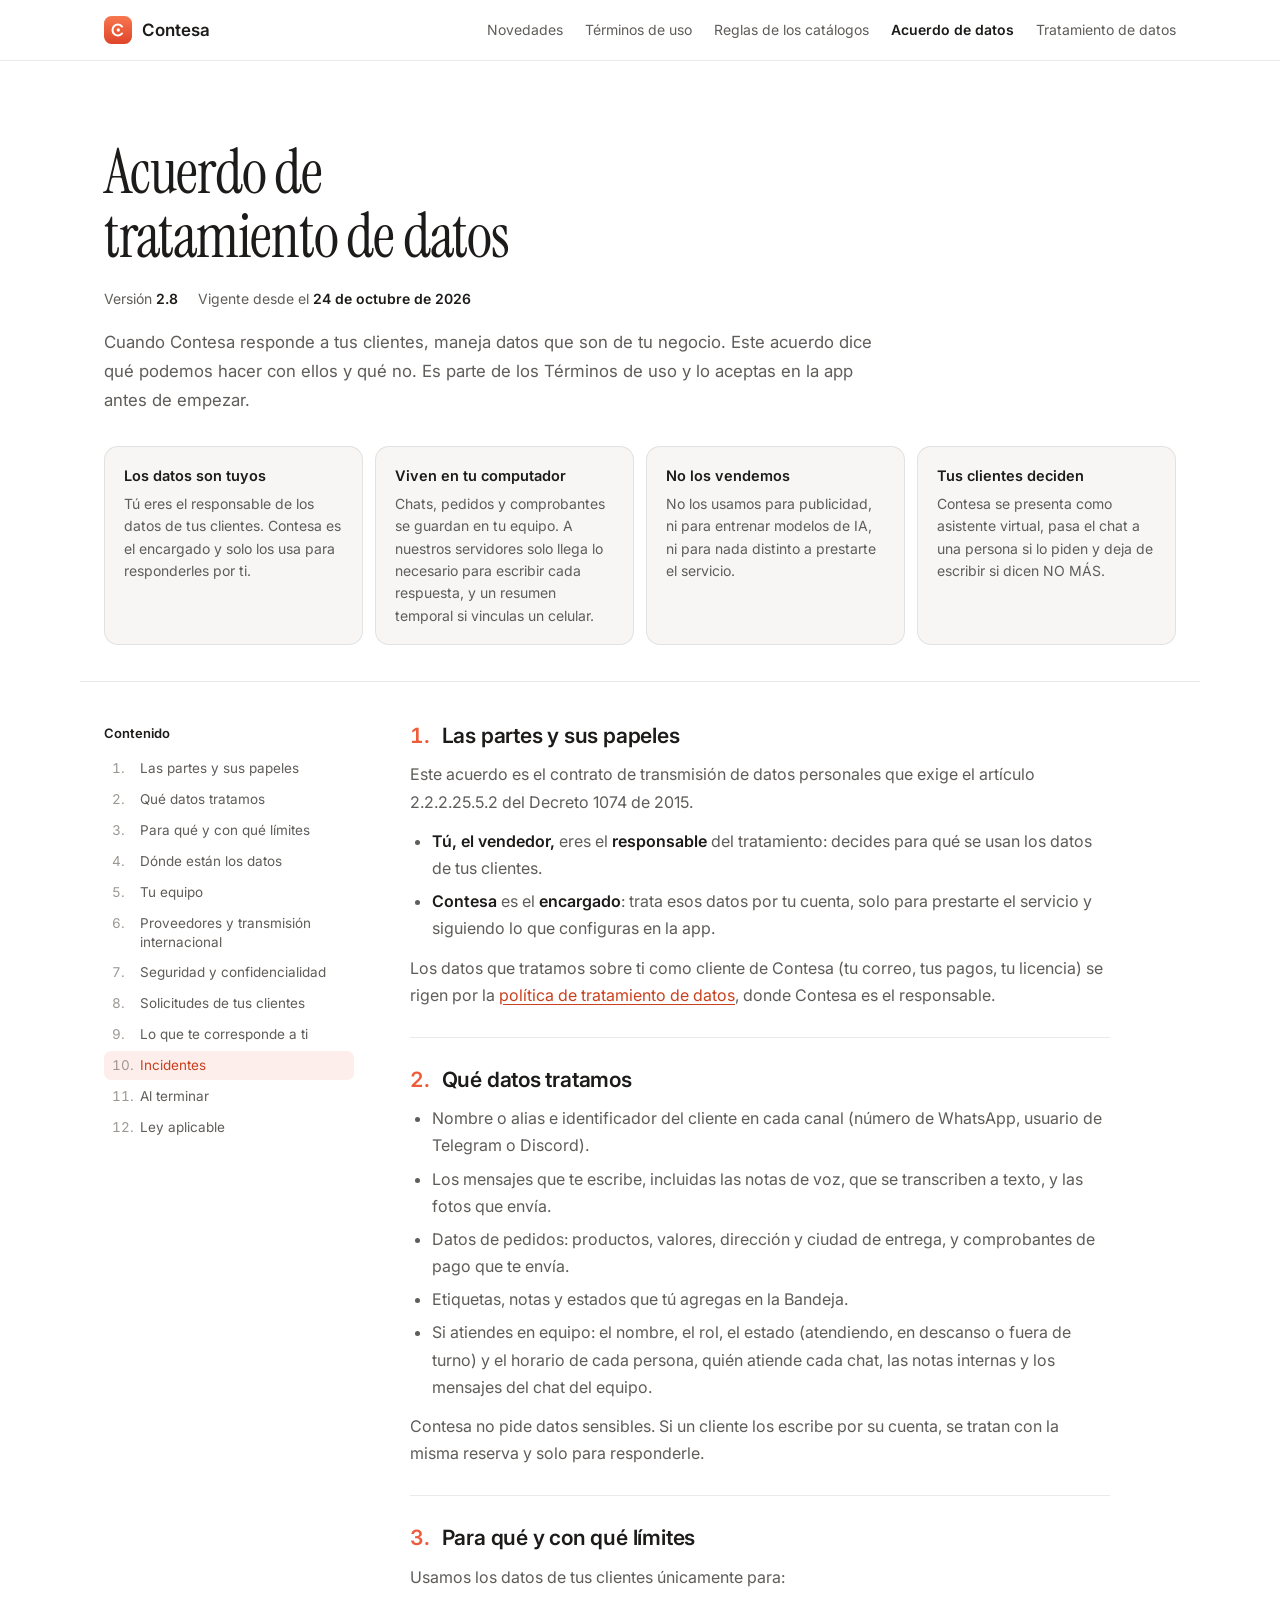
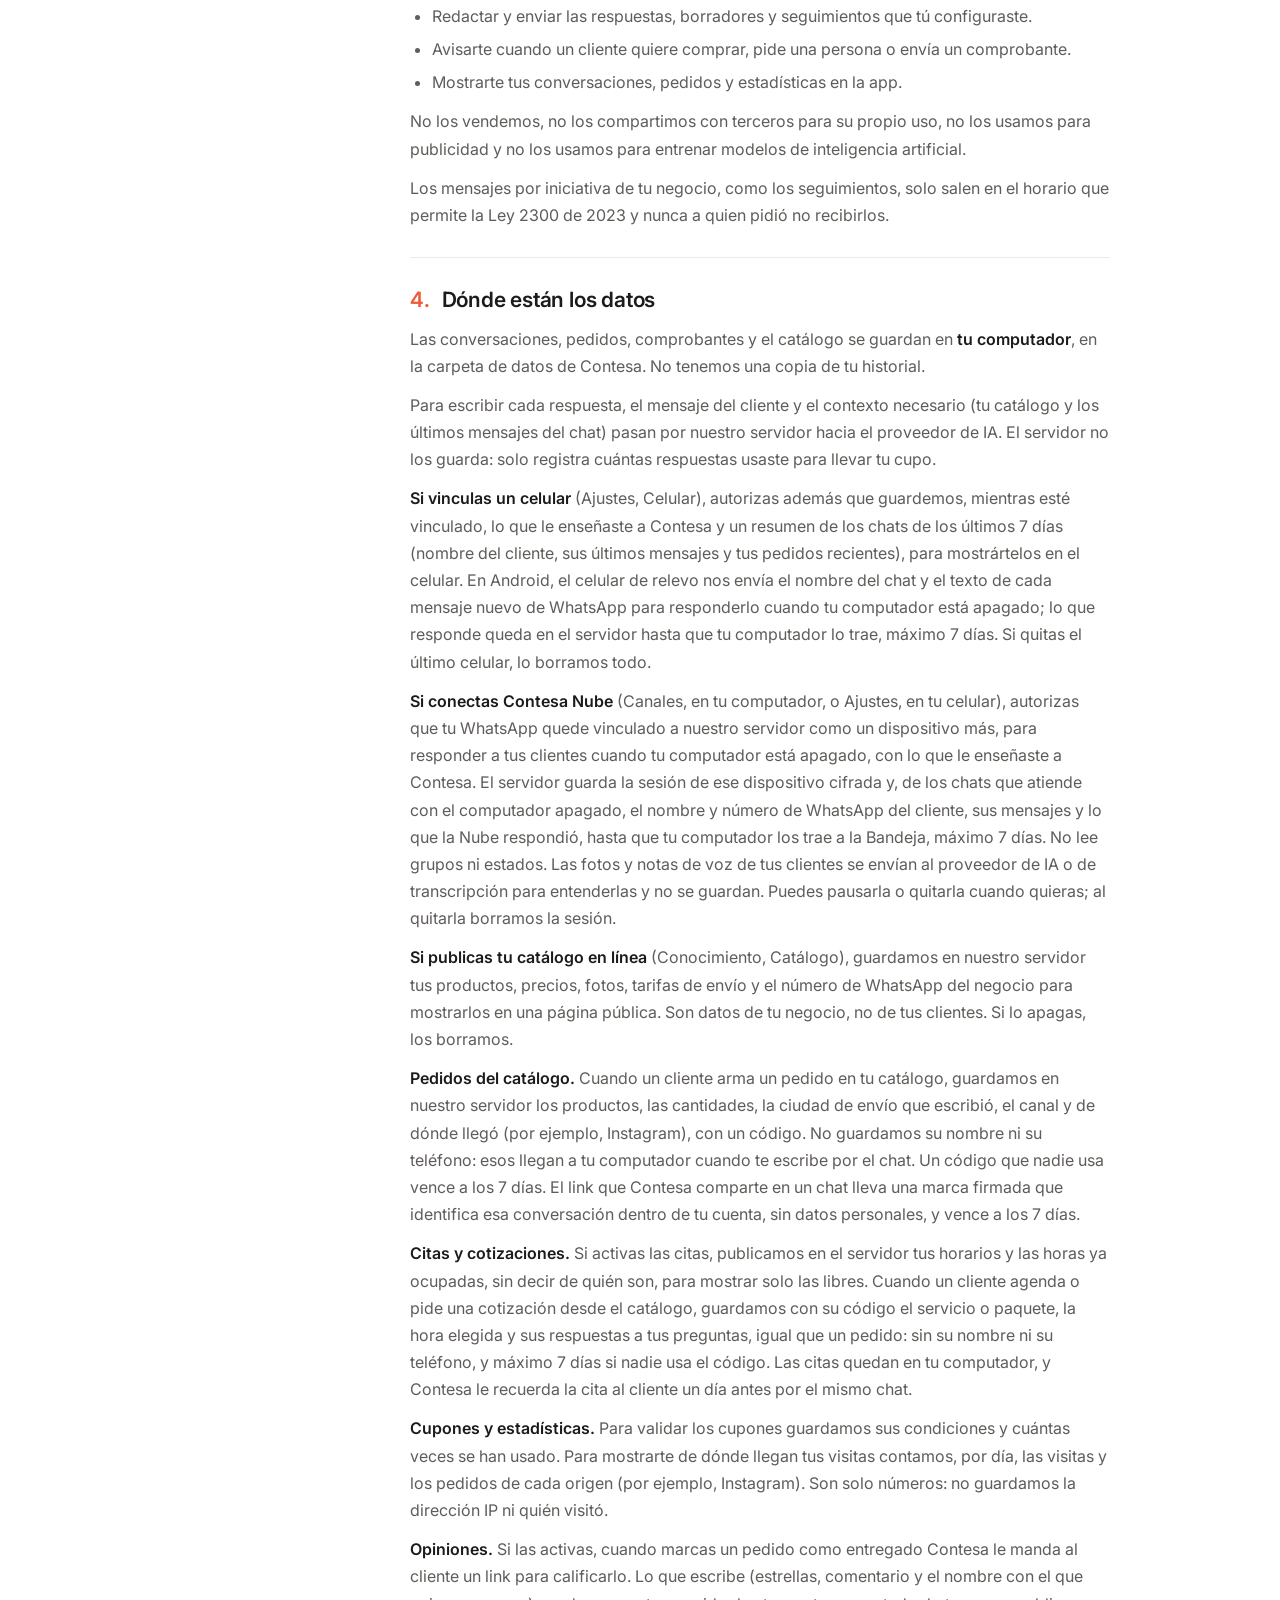
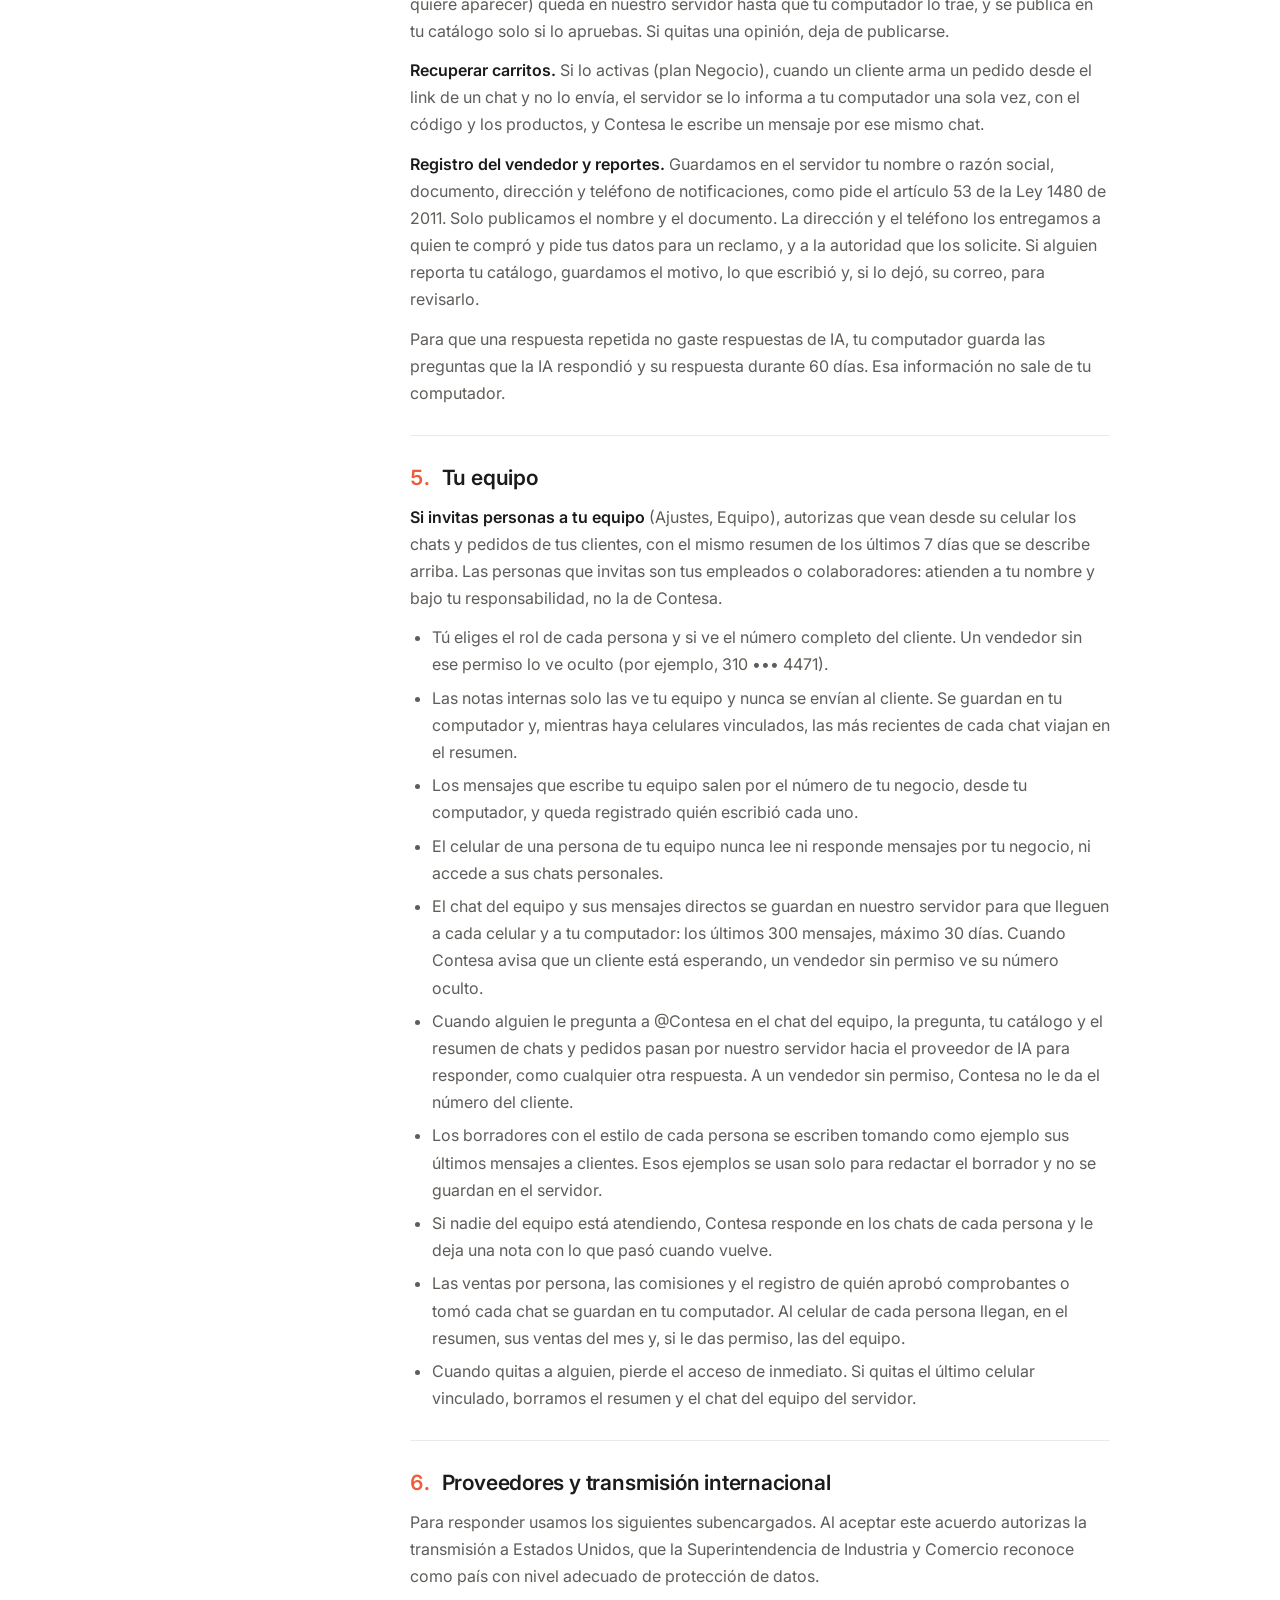
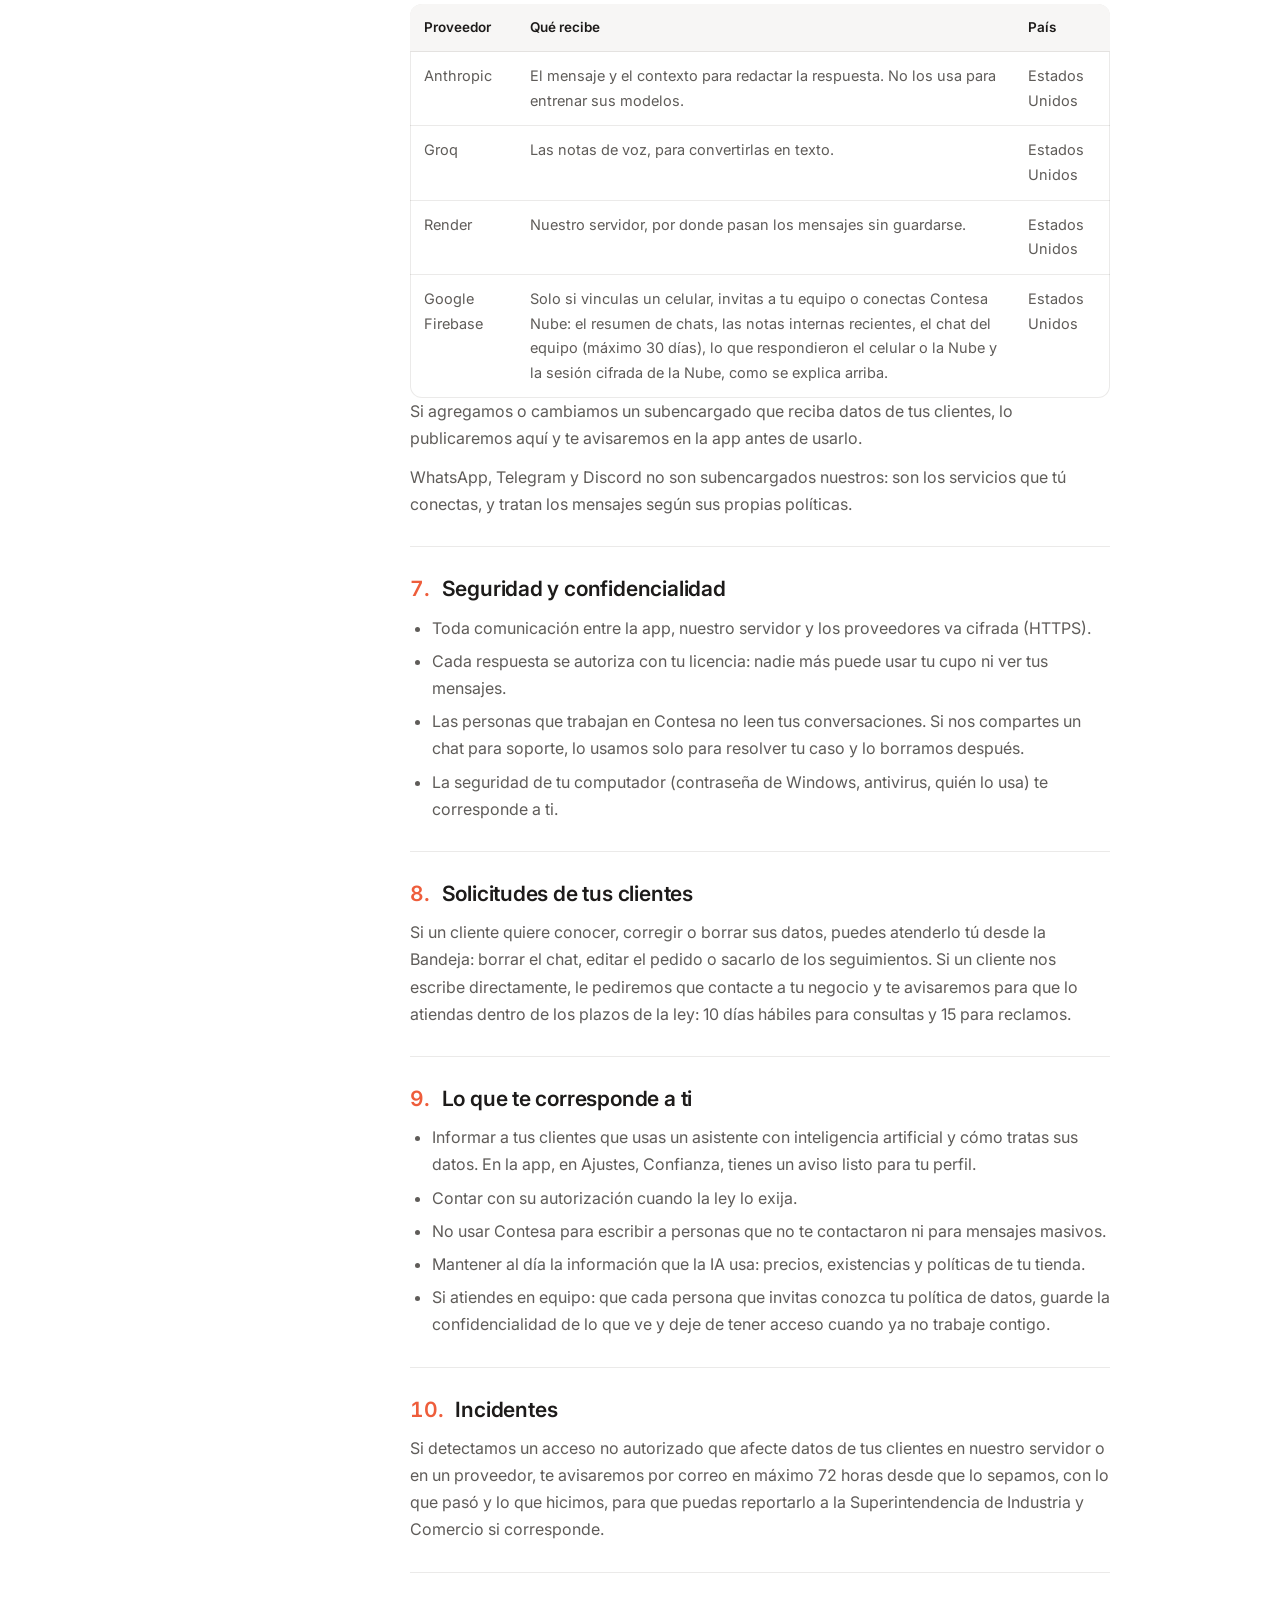
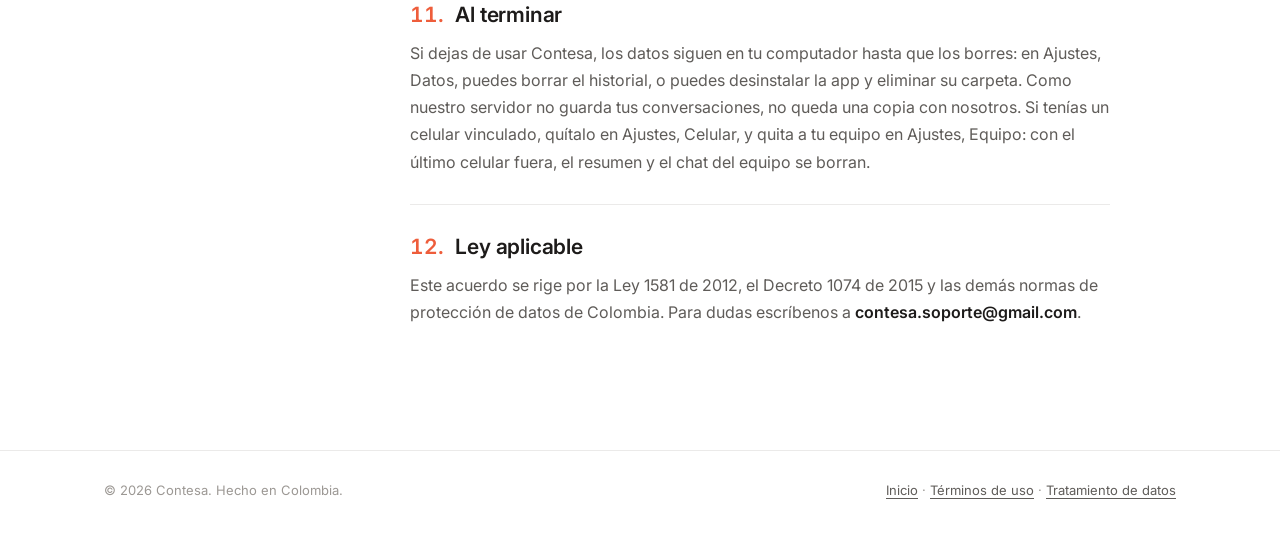
<file: acuerdo-datos.html>
<!DOCTYPE html>
<html lang="es">
<head>
<meta charset="UTF-8">
<meta name="viewport" content="width=device-width, initial-scale=1.0, viewport-fit=cover">
<title>Acuerdo de tratamiento de datos — Contesa</title>
<meta name="description" content="Cómo trata Contesa los datos de los clientes de tu negocio: tú eres el responsable y Contesa el encargado.">
<link rel="icon" type="image/svg+xml" href="data:image/svg+xml,%3Csvg xmlns='http://www.w3.org/2000/svg' viewBox='0 0 32 32'%3E%3Crect width='32' height='32' rx='7.5' fill='%23ee5d3b'/%3E%3Cpath d='M21.6 11.1A6.6 6.6 0 1 0 21.6 20.9' fill='none' stroke='white' stroke-width='2.6' stroke-linecap='round'/%3E%3Ccircle cx='16.2' cy='16' r='2' fill='white'/%3E%3C/svg%3E">
<link rel="preconnect" href="https://fonts.googleapis.com">
<link rel="preconnect" href="https://fonts.gstatic.com" crossorigin>
<link rel="stylesheet" href="https://fonts.googleapis.com/css2?family=Instrument+Serif&family=Inter:wght@400;500;600&display=swap">
<link rel="stylesheet" href="legal.css">
</head>
<body>

<header class="nav">
  <div class="wrap nav-inner">
    <a href="./" class="brand"><span class="mark"><svg viewBox="0 0 24 24" aria-hidden="true"><path d="M17.4 7.4A7.2 7.2 0 1 0 17.4 16.6" fill="none" stroke="#fff" stroke-width="2.7" stroke-linecap="round"/><circle cx="12.4" cy="12" r="2.2" fill="#fff"/></svg></span>Contesa</a>
    <nav class="nav-links" aria-label="Documentos legales">
      <a href="novedades.html">Novedades</a>
      <a href="terminos.html">Términos de uso</a>
      <a href="catalogo-reglas.html">Reglas de los catálogos</a>
      <a href="acuerdo-datos.html" aria-current="page">Acuerdo de datos</a>
      <a href="privacidad.html">Tratamiento de datos</a>
    </nav>
  </div>
</header>

<main>
  <div class="wrap doc-head">
    <h1>Acuerdo de tratamiento de datos</h1>
    <div class="doc-meta">
      <span>Versión <b>2.8</b></span>
      <span>Vigente desde el <b>24 de octubre de 2026</b></span>
    </div>
    <p class="doc-lede">Cuando Contesa responde a tus clientes, maneja datos que son de tu negocio. Este acuerdo dice qué podemos hacer con ellos y qué no. Es parte de los Términos de uso y lo aceptas en la app antes de empezar.</p>

    <div class="summary" aria-label="Resumen">
      <div><h2>Los datos son tuyos</h2><p>Tú eres el responsable de los datos de tus clientes. Contesa es el encargado y solo los usa para responderles por ti.</p></div>
      <div><h2>Viven en tu computador</h2><p>Chats, pedidos y comprobantes se guardan en tu equipo. A nuestros servidores solo llega lo necesario para escribir cada respuesta, y un resumen temporal si vinculas un celular.</p></div>
      <div><h2>No los vendemos</h2><p>No los usamos para publicidad, ni para entrenar modelos de IA, ni para nada distinto a prestarte el servicio.</p></div>
      <div><h2>Tus clientes deciden</h2><p>Contesa se presenta como asistente virtual, pasa el chat a una persona si lo piden y deja de escribir si dicen NO MÁS.</p></div>
    </div>
  </div>

  <div class="wrap doc">
    <nav class="toc" aria-label="Contenido">
      <strong>Contenido</strong>
      <ol>
        <li><a href="#partes">Las partes y sus papeles</a></li>
        <li><a href="#datos">Qué datos tratamos</a></li>
        <li><a href="#finalidad">Para qué y con qué límites</a></li>
        <li><a href="#donde">Dónde están los datos</a></li>
        <li><a href="#equipo">Tu equipo</a></li>
        <li><a href="#proveedores">Proveedores y transmisión internacional</a></li>
        <li><a href="#seguridad">Seguridad y confidencialidad</a></li>
        <li><a href="#titulares">Solicitudes de tus clientes</a></li>
        <li><a href="#tus-deberes">Lo que te corresponde a ti</a></li>
        <li><a href="#incidentes">Incidentes</a></li>
        <li><a href="#fin">Al terminar</a></li>
        <li><a href="#ley">Ley aplicable</a></li>
      </ol>
    </nav>

    <article class="body">
      <section id="partes">
        <h2>Las partes y sus papeles</h2>
        <p>Este acuerdo es el contrato de transmisión de datos personales que exige el artículo 2.2.2.25.5.2 del Decreto 1074 de 2015.</p>
        <ul>
          <li><strong>Tú, el vendedor,</strong> eres el <strong>responsable</strong> del tratamiento: decides para qué se usan los datos de tus clientes.</li>
          <li><strong>Contesa</strong> es el <strong>encargado</strong>: trata esos datos por tu cuenta, solo para prestarte el servicio y siguiendo lo que configuras en la app.</li>
        </ul>
        <p>Los datos que tratamos sobre ti como cliente de Contesa (tu correo, tus pagos, tu licencia) se rigen por la <a href="privacidad.html">política de tratamiento de datos</a>, donde Contesa es el responsable.</p>
      </section>

      <section id="datos">
        <h2>Qué datos tratamos</h2>
        <ul>
          <li>Nombre o alias e identificador del cliente en cada canal (número de WhatsApp, usuario de Telegram o Discord).</li>
          <li>Los mensajes que te escribe, incluidas las notas de voz, que se transcriben a texto, y las fotos que envía.</li>
          <li>Datos de pedidos: productos, valores, dirección y ciudad de entrega, y comprobantes de pago que te envía.</li>
          <li>Etiquetas, notas y estados que tú agregas en la Bandeja.</li>
          <li>Si atiendes en equipo: el nombre, el rol, el estado (atendiendo, en descanso o fuera de turno) y el horario de cada persona, quién atiende cada chat, las notas internas y los mensajes del chat del equipo.</li>
        </ul>
        <p>Contesa no pide datos sensibles. Si un cliente los escribe por su cuenta, se tratan con la misma reserva y solo para responderle.</p>
      </section>

      <section id="finalidad">
        <h2>Para qué y con qué límites</h2>
        <p>Usamos los datos de tus clientes únicamente para:</p>
        <ul>
          <li>Redactar y enviar las respuestas, borradores y seguimientos que tú configuraste.</li>
          <li>Avisarte cuando un cliente quiere comprar, pide una persona o envía un comprobante.</li>
          <li>Mostrarte tus conversaciones, pedidos y estadísticas en la app.</li>
        </ul>
        <p>No los vendemos, no los compartimos con terceros para su propio uso, no los usamos para publicidad y no los usamos para entrenar modelos de inteligencia artificial.</p>
        <p>Los mensajes por iniciativa de tu negocio, como los seguimientos, solo salen en el horario que permite la Ley 2300 de 2023 y nunca a quien pidió no recibirlos.</p>
      </section>

      <section id="donde">
        <h2>Dónde están los datos</h2>
        <p>Las conversaciones, pedidos, comprobantes y el catálogo se guardan en <strong>tu computador</strong>, en la carpeta de datos de Contesa. No tenemos una copia de tu historial.</p>
        <p>Para escribir cada respuesta, el mensaje del cliente y el contexto necesario (tu catálogo y los últimos mensajes del chat) pasan por nuestro servidor hacia el proveedor de IA. El servidor no los guarda: solo registra cuántas respuestas usaste para llevar tu cupo.</p>
        <p><strong>Si vinculas un celular</strong> (Ajustes, Celular), autorizas además que guardemos, mientras esté vinculado, lo que le enseñaste a Contesa y un resumen de los chats de los últimos 7 días (nombre del cliente, sus últimos mensajes y tus pedidos recientes), para mostrártelos en el celular. En Android, el celular de relevo nos envía el nombre del chat y el texto de cada mensaje nuevo de WhatsApp para responderlo cuando tu computador está apagado; lo que responde queda en el servidor hasta que tu computador lo trae, máximo 7 días. Si quitas el último celular, lo borramos todo.</p>
        <p><strong>Si conectas Contesa Nube</strong> (Canales, en tu computador, o Ajustes, en tu celular), autorizas que tu WhatsApp quede vinculado a nuestro servidor como un dispositivo más, para responder a tus clientes cuando tu computador está apagado, con lo que le enseñaste a Contesa. El servidor guarda la sesión de ese dispositivo cifrada y, de los chats que atiende con el computador apagado, el nombre y número de WhatsApp del cliente, sus mensajes y lo que la Nube respondió, hasta que tu computador los trae a la Bandeja, máximo 7 días. No lee grupos ni estados. Las fotos y notas de voz de tus clientes se envían al proveedor de IA o de transcripción para entenderlas y no se guardan. Puedes pausarla o quitarla cuando quieras; al quitarla borramos la sesión.</p>
        <p><strong>Si publicas tu catálogo en línea</strong> (Conocimiento, Catálogo), guardamos en nuestro servidor tus productos, precios, fotos, tarifas de envío y el número de WhatsApp del negocio para mostrarlos en una página pública. Son datos de tu negocio, no de tus clientes. Si lo apagas, los borramos.</p>
        <p><strong>Pedidos del catálogo.</strong> Cuando un cliente arma un pedido en tu catálogo, guardamos en nuestro servidor los productos, las cantidades, la ciudad de envío que escribió, el canal y de dónde llegó (por ejemplo, Instagram), con un código. No guardamos su nombre ni su teléfono: esos llegan a tu computador cuando te escribe por el chat. Un código que nadie usa vence a los 7 días. El link que Contesa comparte en un chat lleva una marca firmada que identifica esa conversación dentro de tu cuenta, sin datos personales, y vence a los 7 días.</p>
        <p><strong>Citas y cotizaciones.</strong> Si activas las citas, publicamos en el servidor tus horarios y las horas ya ocupadas, sin decir de quién son, para mostrar solo las libres. Cuando un cliente agenda o pide una cotización desde el catálogo, guardamos con su código el servicio o paquete, la hora elegida y sus respuestas a tus preguntas, igual que un pedido: sin su nombre ni su teléfono, y máximo 7 días si nadie usa el código. Las citas quedan en tu computador, y Contesa le recuerda la cita al cliente un día antes por el mismo chat.</p>
        <p><strong>Cupones y estadísticas.</strong> Para validar los cupones guardamos sus condiciones y cuántas veces se han usado. Para mostrarte de dónde llegan tus visitas contamos, por día, las visitas y los pedidos de cada origen (por ejemplo, Instagram). Son solo números: no guardamos la dirección IP ni quién visitó.</p>
        <p><strong>Opiniones.</strong> Si las activas, cuando marcas un pedido como entregado Contesa le manda al cliente un link para calificarlo. Lo que escribe (estrellas, comentario y el nombre con el que quiere aparecer) queda en nuestro servidor hasta que tu computador lo trae, y se publica en tu catálogo solo si lo apruebas. Si quitas una opinión, deja de publicarse.</p>
        <p><strong>Recuperar carritos.</strong> Si lo activas (plan Negocio), cuando un cliente arma un pedido desde el link de un chat y no lo envía, el servidor se lo informa a tu computador una sola vez, con el código y los productos, y Contesa le escribe un mensaje por ese mismo chat.</p>
        <p><strong>Registro del vendedor y reportes.</strong> Guardamos en el servidor tu nombre o razón social, documento, dirección y teléfono de notificaciones, como pide el artículo 53 de la Ley 1480 de 2011. Solo publicamos el nombre y el documento. La dirección y el teléfono los entregamos a quien te compró y pide tus datos para un reclamo, y a la autoridad que los solicite. Si alguien reporta tu catálogo, guardamos el motivo, lo que escribió y, si lo dejó, su correo, para revisarlo.</p>
        <p>Para que una respuesta repetida no gaste respuestas de IA, tu computador guarda las preguntas que la IA respondió y su respuesta durante 60 días. Esa información no sale de tu computador.</p>
      </section>

      <section id="equipo">
        <h2>Tu equipo</h2>
        <p><strong>Si invitas personas a tu equipo</strong> (Ajustes, Equipo), autorizas que vean desde su celular los chats y pedidos de tus clientes, con el mismo resumen de los últimos 7 días que se describe arriba. Las personas que invitas son tus empleados o colaboradores: atienden a tu nombre y bajo tu responsabilidad, no la de Contesa.</p>
        <ul>
          <li>Tú eliges el rol de cada persona y si ve el número completo del cliente. Un vendedor sin ese permiso lo ve oculto (por ejemplo, 310 ••• 4471).</li>
          <li>Las notas internas solo las ve tu equipo y nunca se envían al cliente. Se guardan en tu computador y, mientras haya celulares vinculados, las más recientes de cada chat viajan en el resumen.</li>
          <li>Los mensajes que escribe tu equipo salen por el número de tu negocio, desde tu computador, y queda registrado quién escribió cada uno.</li>
          <li>El celular de una persona de tu equipo nunca lee ni responde mensajes por tu negocio, ni accede a sus chats personales.</li>
          <li>El chat del equipo y sus mensajes directos se guardan en nuestro servidor para que lleguen a cada celular y a tu computador: los últimos 300 mensajes, máximo 30 días. Cuando Contesa avisa que un cliente está esperando, un vendedor sin permiso ve su número oculto.</li>
          <li>Cuando alguien le pregunta a @Contesa en el chat del equipo, la pregunta, tu catálogo y el resumen de chats y pedidos pasan por nuestro servidor hacia el proveedor de IA para responder, como cualquier otra respuesta. A un vendedor sin permiso, Contesa no le da el número del cliente.</li>
          <li>Los borradores con el estilo de cada persona se escriben tomando como ejemplo sus últimos mensajes a clientes. Esos ejemplos se usan solo para redactar el borrador y no se guardan en el servidor.</li>
          <li>Si nadie del equipo está atendiendo, Contesa responde en los chats de cada persona y le deja una nota con lo que pasó cuando vuelve.</li>
          <li>Las ventas por persona, las comisiones y el registro de quién aprobó comprobantes o tomó cada chat se guardan en tu computador. Al celular de cada persona llegan, en el resumen, sus ventas del mes y, si le das permiso, las del equipo.</li>
          <li>Cuando quitas a alguien, pierde el acceso de inmediato. Si quitas el último celular vinculado, borramos el resumen y el chat del equipo del servidor.</li>
        </ul>
      </section>

      <section id="proveedores">
        <h2>Proveedores y transmisión internacional</h2>
        <p>Para responder usamos los siguientes subencargados. Al aceptar este acuerdo autorizas la transmisión a Estados Unidos, que la Superintendencia de Industria y Comercio reconoce como país con nivel adecuado de protección de datos.</p>
        <div class="table-wrap">
          <table>
            <thead><tr><th>Proveedor</th><th>Qué recibe</th><th>País</th></tr></thead>
            <tbody>
              <tr><td>Anthropic</td><td>El mensaje y el contexto para redactar la respuesta. No los usa para entrenar sus modelos.</td><td>Estados Unidos</td></tr>
              <tr><td>Groq</td><td>Las notas de voz, para convertirlas en texto.</td><td>Estados Unidos</td></tr>
              <tr><td>Render</td><td>Nuestro servidor, por donde pasan los mensajes sin guardarse.</td><td>Estados Unidos</td></tr>
              <tr><td>Google Firebase</td><td>Solo si vinculas un celular, invitas a tu equipo o conectas Contesa Nube: el resumen de chats, las notas internas recientes, el chat del equipo (máximo 30 días), lo que respondieron el celular o la Nube y la sesión cifrada de la Nube, como se explica arriba.</td><td>Estados Unidos</td></tr>
            </tbody>
          </table>
        </div>
        <p>Si agregamos o cambiamos un subencargado que reciba datos de tus clientes, lo publicaremos aquí y te avisaremos en la app antes de usarlo.</p>
        <p>WhatsApp, Telegram y Discord no son subencargados nuestros: son los servicios que tú conectas, y tratan los mensajes según sus propias políticas.</p>
      </section>

      <section id="seguridad">
        <h2>Seguridad y confidencialidad</h2>
        <ul>
          <li>Toda comunicación entre la app, nuestro servidor y los proveedores va cifrada (HTTPS).</li>
          <li>Cada respuesta se autoriza con tu licencia: nadie más puede usar tu cupo ni ver tus mensajes.</li>
          <li>Las personas que trabajan en Contesa no leen tus conversaciones. Si nos compartes un chat para soporte, lo usamos solo para resolver tu caso y lo borramos después.</li>
          <li>La seguridad de tu computador (contraseña de Windows, antivirus, quién lo usa) te corresponde a ti.</li>
        </ul>
      </section>

      <section id="titulares">
        <h2>Solicitudes de tus clientes</h2>
        <p>Si un cliente quiere conocer, corregir o borrar sus datos, puedes atenderlo tú desde la Bandeja: borrar el chat, editar el pedido o sacarlo de los seguimientos. Si un cliente nos escribe directamente, le pediremos que contacte a tu negocio y te avisaremos para que lo atiendas dentro de los plazos de la ley: 10 días hábiles para consultas y 15 para reclamos.</p>
      </section>

      <section id="tus-deberes">
        <h2>Lo que te corresponde a ti</h2>
        <ul>
          <li>Informar a tus clientes que usas un asistente con inteligencia artificial y cómo tratas sus datos. En la app, en Ajustes, Confianza, tienes un aviso listo para tu perfil.</li>
          <li>Contar con su autorización cuando la ley lo exija.</li>
          <li>No usar Contesa para escribir a personas que no te contactaron ni para mensajes masivos.</li>
          <li>Mantener al día la información que la IA usa: precios, existencias y políticas de tu tienda.</li>
          <li>Si atiendes en equipo: que cada persona que invitas conozca tu política de datos, guarde la confidencialidad de lo que ve y deje de tener acceso cuando ya no trabaje contigo.</li>
        </ul>
      </section>

      <section id="incidentes">
        <h2>Incidentes</h2>
        <p>Si detectamos un acceso no autorizado que afecte datos de tus clientes en nuestro servidor o en un proveedor, te avisaremos por correo en máximo 72 horas desde que lo sepamos, con lo que pasó y lo que hicimos, para que puedas reportarlo a la Superintendencia de Industria y Comercio si corresponde.</p>
      </section>

      <section id="fin">
        <h2>Al terminar</h2>
        <p>Si dejas de usar Contesa, los datos siguen en tu computador hasta que los borres: en Ajustes, Datos, puedes borrar el historial, o puedes desinstalar la app y eliminar su carpeta. Como nuestro servidor no guarda tus conversaciones, no queda una copia con nosotros. Si tenías un celular vinculado, quítalo en Ajustes, Celular, y quita a tu equipo en Ajustes, Equipo: con el último celular fuera, el resumen y el chat del equipo se borran.</p>
      </section>

      <section id="ley">
        <h2>Ley aplicable</h2>
        <p>Este acuerdo se rige por la Ley 1581 de 2012, el Decreto 1074 de 2015 y las demás normas de protección de datos de Colombia. Para dudas escríbenos a <strong>contesa.soporte@gmail.com</strong>.</p>
      </section>
    </article>
  </div>
</main>

<footer class="footer">
  <div class="wrap">
    <span>© 2026 Contesa. Hecho en Colombia.</span>
    <span><a href="./">Inicio</a> · <a href="terminos.html">Términos de uso</a> · <a href="privacidad.html">Tratamiento de datos</a></span>
  </div>
</footer>

<script>
(() => {
  const links = new Map([...document.querySelectorAll('.toc a')].map(a => [a.getAttribute('href').slice(1), a]))
  const io = new IntersectionObserver(entries => {
    entries.forEach(e => {
      if (!e.isIntersecting) return
      links.forEach(a => a.classList.remove('is-current'))
      links.get(e.target.id)?.classList.add('is-current')
    })
  }, { rootMargin: '-20% 0px -70% 0px' })
  document.querySelectorAll('.body section').forEach(s => io.observe(s))
})()
</script>
</body>
</html>
</file>
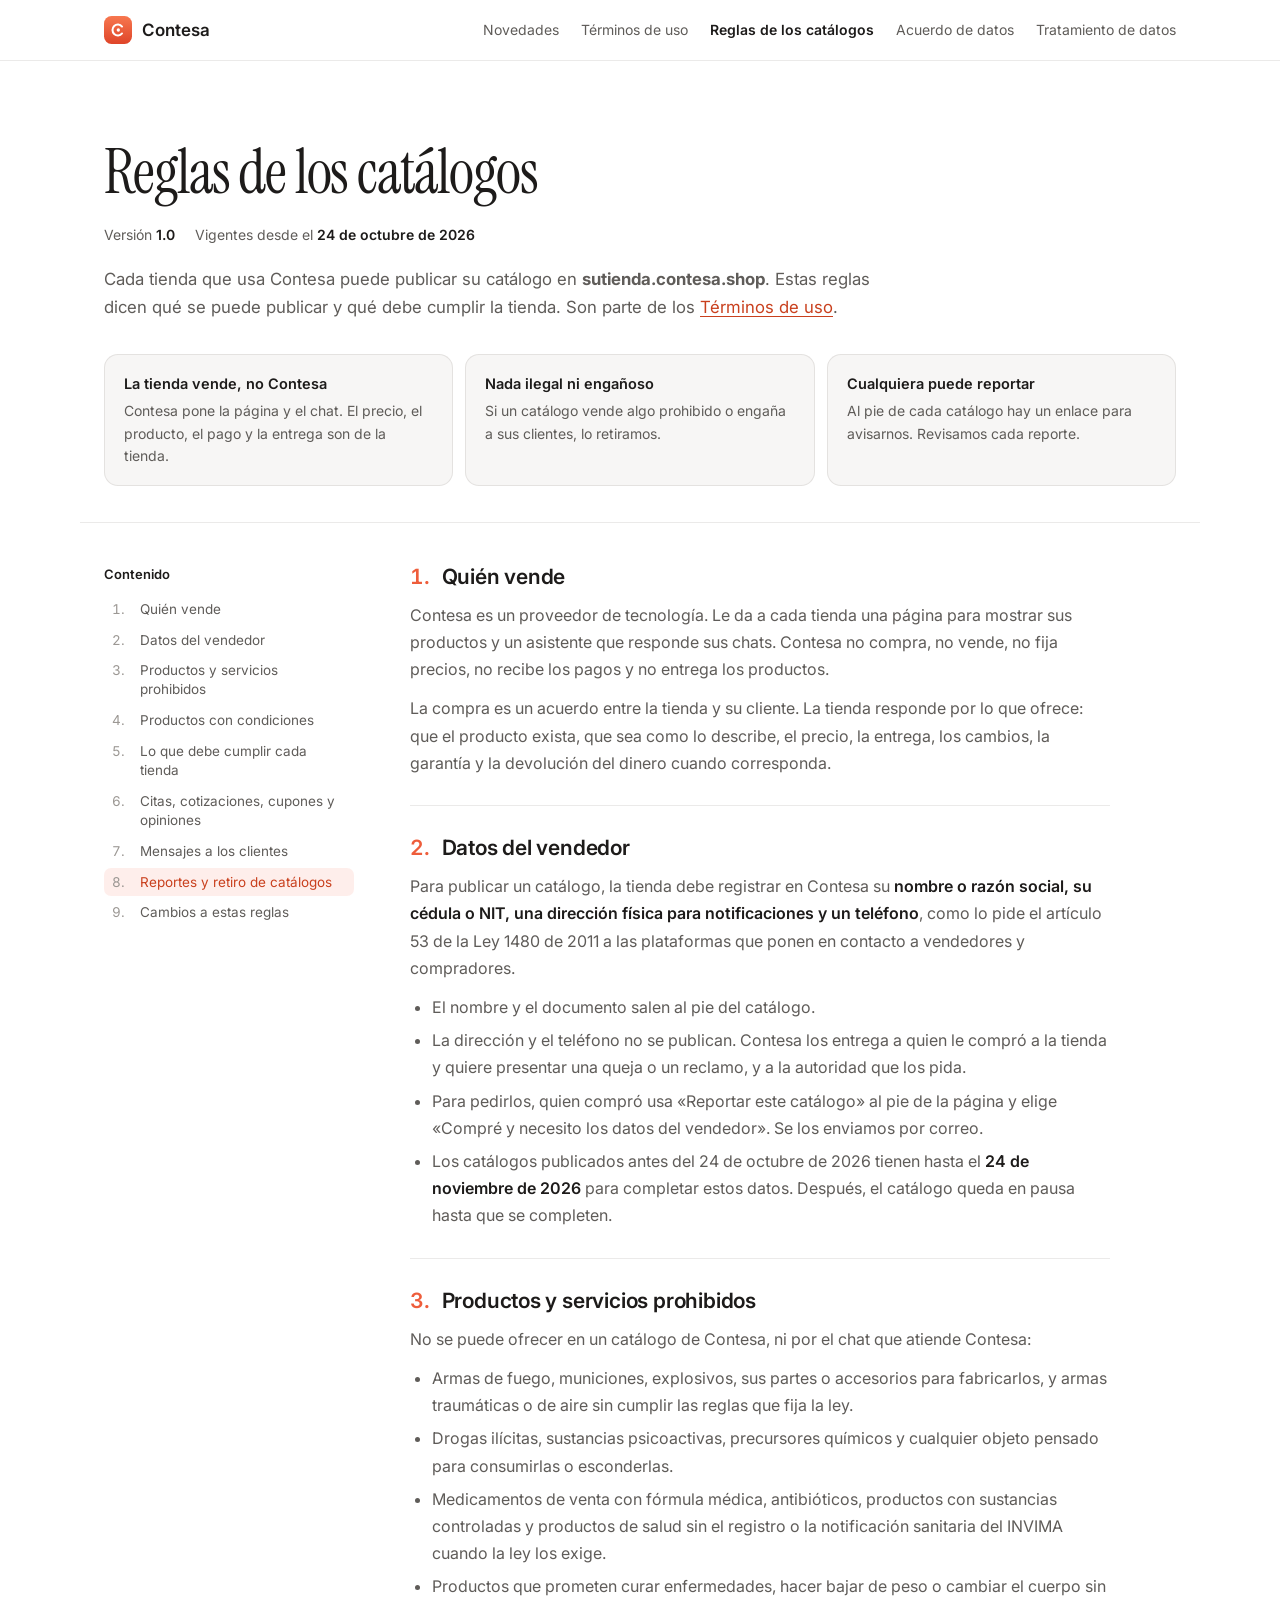
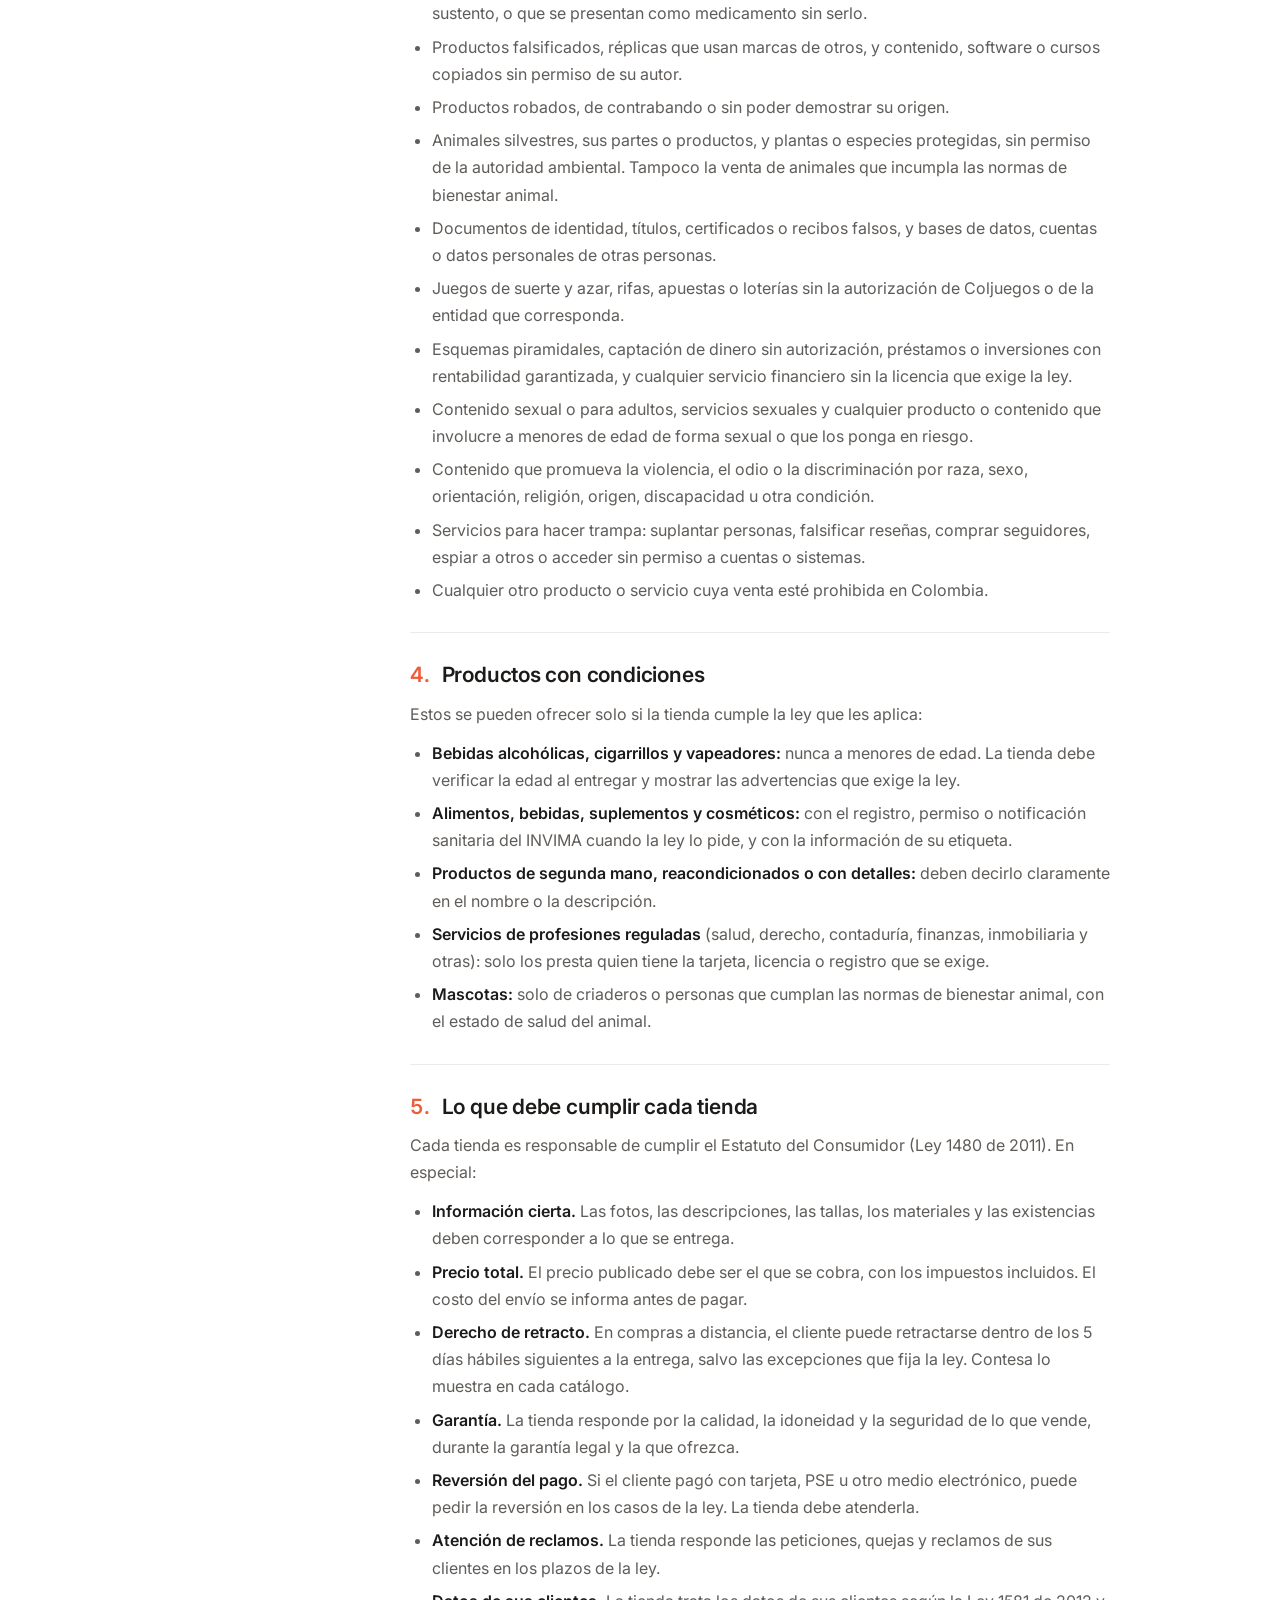
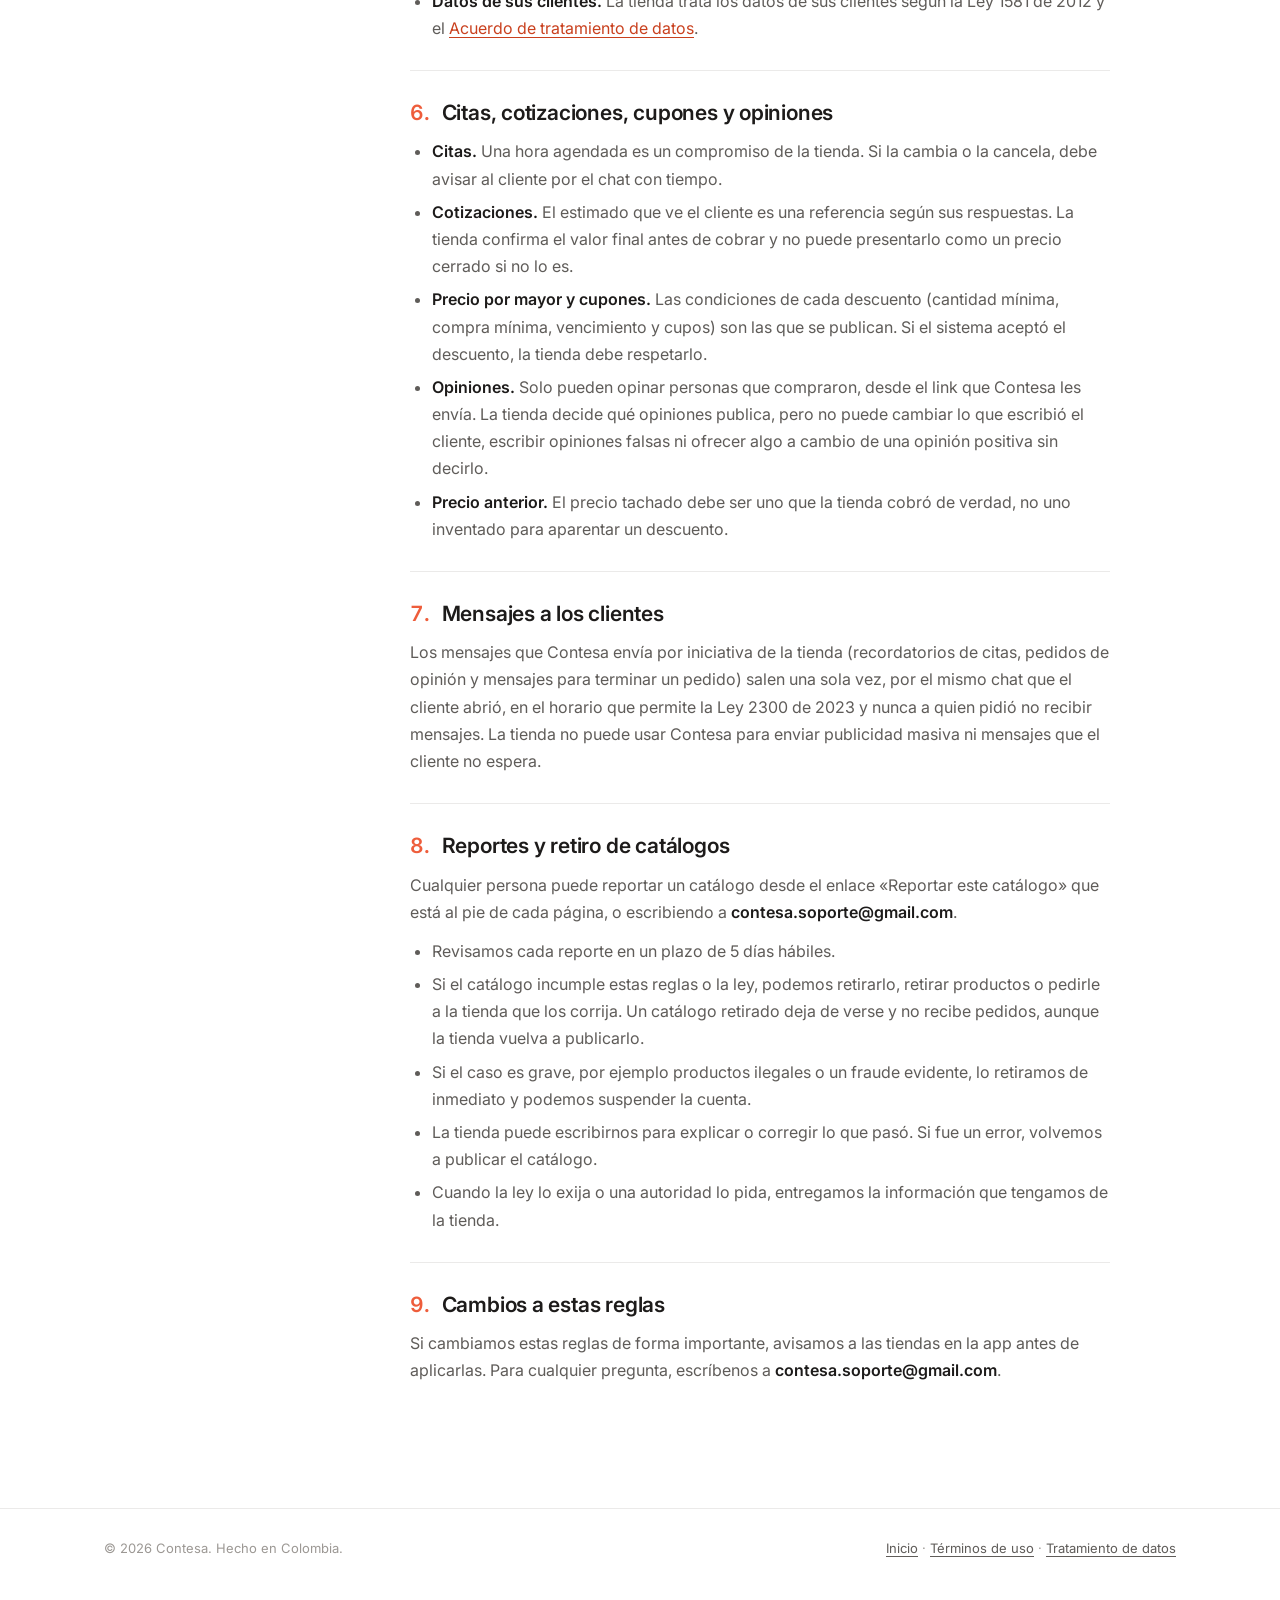
<file: catalogo-reglas.html>
<!DOCTYPE html>
<html lang="es">
<head>
<meta charset="UTF-8">
<meta name="viewport" content="width=device-width, initial-scale=1.0, viewport-fit=cover">
<title>Reglas de los catálogos — Contesa</title>
<meta name="description" content="Qué se puede vender en un catálogo de Contesa, qué está prohibido, qué debe cumplir cada tienda y cómo reportar un catálogo.">
<link rel="icon" type="image/svg+xml" href="data:image/svg+xml,%3Csvg xmlns='http://www.w3.org/2000/svg' viewBox='0 0 32 32'%3E%3Crect width='32' height='32' rx='7.5' fill='%23ee5d3b'/%3E%3Cpath d='M21.6 11.1A6.6 6.6 0 1 0 21.6 20.9' fill='none' stroke='white' stroke-width='2.6' stroke-linecap='round'/%3E%3Ccircle cx='16.2' cy='16' r='2' fill='white'/%3E%3C/svg%3E">
<link rel="preconnect" href="https://fonts.googleapis.com">
<link rel="preconnect" href="https://fonts.gstatic.com" crossorigin>
<link rel="stylesheet" href="https://fonts.googleapis.com/css2?family=Instrument+Serif&family=Inter:wght@400;500;600&display=swap">
<link rel="stylesheet" href="legal.css">
</head>
<body>

<header class="nav">
  <div class="wrap nav-inner">
    <a href="./" class="brand"><span class="mark"><svg viewBox="0 0 24 24" aria-hidden="true"><path d="M17.4 7.4A7.2 7.2 0 1 0 17.4 16.6" fill="none" stroke="#fff" stroke-width="2.7" stroke-linecap="round"/><circle cx="12.4" cy="12" r="2.2" fill="#fff"/></svg></span>Contesa</a>
    <nav class="nav-links" aria-label="Documentos legales">
      <a href="novedades.html">Novedades</a>
      <a href="terminos.html">Términos de uso</a>
      <a href="catalogo-reglas.html" aria-current="page">Reglas de los catálogos</a>
      <a href="acuerdo-datos.html">Acuerdo de datos</a>
      <a href="privacidad.html">Tratamiento de datos</a>
    </nav>
  </div>
</header>

<main>
  <div class="wrap doc-head">
    <h1>Reglas de los catálogos</h1>
    <div class="doc-meta">
      <span>Versión <b>1.0</b></span>
      <span>Vigentes desde el <b>24 de octubre de 2026</b></span>
    </div>
    <p class="doc-lede">Cada tienda que usa Contesa puede publicar su catálogo en <b>sutienda.contesa.shop</b>. Estas reglas dicen qué se puede publicar y qué debe cumplir la tienda. Son parte de los <a href="terminos.html">Términos de uso</a>.</p>

    <div class="summary" aria-label="Resumen">
      <div><h2>La tienda vende, no Contesa</h2><p>Contesa pone la página y el chat. El precio, el producto, el pago y la entrega son de la tienda.</p></div>
      <div><h2>Nada ilegal ni engañoso</h2><p>Si un catálogo vende algo prohibido o engaña a sus clientes, lo retiramos.</p></div>
      <div><h2>Cualquiera puede reportar</h2><p>Al pie de cada catálogo hay un enlace para avisarnos. Revisamos cada reporte.</p></div>
    </div>
  </div>

  <div class="wrap doc">
    <nav class="toc" aria-label="Contenido">
      <strong>Contenido</strong>
      <ol>
        <li><a href="#quien">Quién vende</a></li>
        <li><a href="#registro">Datos del vendedor</a></li>
        <li><a href="#prohibidos">Productos y servicios prohibidos</a></li>
        <li><a href="#restringidos">Productos con condiciones</a></li>
        <li><a href="#consumidor">Lo que debe cumplir cada tienda</a></li>
        <li><a href="#herramientas">Citas, cotizaciones, cupones y opiniones</a></li>
        <li><a href="#mensajes">Mensajes a los clientes</a></li>
        <li><a href="#reportes">Reportes y retiro de catálogos</a></li>
        <li><a href="#cambios">Cambios a estas reglas</a></li>
      </ol>
    </nav>

    <article class="body">
      <section id="quien">
        <h2>Quién vende</h2>
        <p>Contesa es un proveedor de tecnología. Le da a cada tienda una página para mostrar sus productos y un asistente que responde sus chats. Contesa no compra, no vende, no fija precios, no recibe los pagos y no entrega los productos.</p>
        <p>La compra es un acuerdo entre la tienda y su cliente. La tienda responde por lo que ofrece: que el producto exista, que sea como lo describe, el precio, la entrega, los cambios, la garantía y la devolución del dinero cuando corresponda.</p>
      </section>

      <section id="registro">
        <h2>Datos del vendedor</h2>
        <p>Para publicar un catálogo, la tienda debe registrar en Contesa su <strong>nombre o razón social, su cédula o NIT, una dirección física para notificaciones y un teléfono</strong>, como lo pide el artículo 53 de la Ley 1480 de 2011 a las plataformas que ponen en contacto a vendedores y compradores.</p>
        <ul>
          <li>El nombre y el documento salen al pie del catálogo.</li>
          <li>La dirección y el teléfono no se publican. Contesa los entrega a quien le compró a la tienda y quiere presentar una queja o un reclamo, y a la autoridad que los pida.</li>
          <li>Para pedirlos, quien compró usa «Reportar este catálogo» al pie de la página y elige «Compré y necesito los datos del vendedor». Se los enviamos por correo.</li>
          <li>Los catálogos publicados antes del 24 de octubre de 2026 tienen hasta el <strong>24 de noviembre de 2026</strong> para completar estos datos. Después, el catálogo queda en pausa hasta que se completen.</li>
        </ul>
      </section>

      <section id="prohibidos">
        <h2>Productos y servicios prohibidos</h2>
        <p>No se puede ofrecer en un catálogo de Contesa, ni por el chat que atiende Contesa:</p>
        <ul>
          <li>Armas de fuego, municiones, explosivos, sus partes o accesorios para fabricarlos, y armas traumáticas o de aire sin cumplir las reglas que fija la ley.</li>
          <li>Drogas ilícitas, sustancias psicoactivas, precursores químicos y cualquier objeto pensado para consumirlas o esconderlas.</li>
          <li>Medicamentos de venta con fórmula médica, antibióticos, productos con sustancias controladas y productos de salud sin el registro o la notificación sanitaria del INVIMA cuando la ley los exige.</li>
          <li>Productos que prometen curar enfermedades, hacer bajar de peso o cambiar el cuerpo sin sustento, o que se presentan como medicamento sin serlo.</li>
          <li>Productos falsificados, réplicas que usan marcas de otros, y contenido, software o cursos copiados sin permiso de su autor.</li>
          <li>Productos robados, de contrabando o sin poder demostrar su origen.</li>
          <li>Animales silvestres, sus partes o productos, y plantas o especies protegidas, sin permiso de la autoridad ambiental. Tampoco la venta de animales que incumpla las normas de bienestar animal.</li>
          <li>Documentos de identidad, títulos, certificados o recibos falsos, y bases de datos, cuentas o datos personales de otras personas.</li>
          <li>Juegos de suerte y azar, rifas, apuestas o loterías sin la autorización de Coljuegos o de la entidad que corresponda.</li>
          <li>Esquemas piramidales, captación de dinero sin autorización, préstamos o inversiones con rentabilidad garantizada, y cualquier servicio financiero sin la licencia que exige la ley.</li>
          <li>Contenido sexual o para adultos, servicios sexuales y cualquier producto o contenido que involucre a menores de edad de forma sexual o que los ponga en riesgo.</li>
          <li>Contenido que promueva la violencia, el odio o la discriminación por raza, sexo, orientación, religión, origen, discapacidad u otra condición.</li>
          <li>Servicios para hacer trampa: suplantar personas, falsificar reseñas, comprar seguidores, espiar a otros o acceder sin permiso a cuentas o sistemas.</li>
          <li>Cualquier otro producto o servicio cuya venta esté prohibida en Colombia.</li>
        </ul>
      </section>

      <section id="restringidos">
        <h2>Productos con condiciones</h2>
        <p>Estos se pueden ofrecer solo si la tienda cumple la ley que les aplica:</p>
        <ul>
          <li><strong>Bebidas alcohólicas, cigarrillos y vapeadores:</strong> nunca a menores de edad. La tienda debe verificar la edad al entregar y mostrar las advertencias que exige la ley.</li>
          <li><strong>Alimentos, bebidas, suplementos y cosméticos:</strong> con el registro, permiso o notificación sanitaria del INVIMA cuando la ley lo pide, y con la información de su etiqueta.</li>
          <li><strong>Productos de segunda mano, reacondicionados o con detalles:</strong> deben decirlo claramente en el nombre o la descripción.</li>
          <li><strong>Servicios de profesiones reguladas</strong> (salud, derecho, contaduría, finanzas, inmobiliaria y otras): solo los presta quien tiene la tarjeta, licencia o registro que se exige.</li>
          <li><strong>Mascotas:</strong> solo de criaderos o personas que cumplan las normas de bienestar animal, con el estado de salud del animal.</li>
        </ul>
      </section>

      <section id="consumidor">
        <h2>Lo que debe cumplir cada tienda</h2>
        <p>Cada tienda es responsable de cumplir el Estatuto del Consumidor (Ley 1480 de 2011). En especial:</p>
        <ul>
          <li><strong>Información cierta.</strong> Las fotos, las descripciones, las tallas, los materiales y las existencias deben corresponder a lo que se entrega.</li>
          <li><strong>Precio total.</strong> El precio publicado debe ser el que se cobra, con los impuestos incluidos. El costo del envío se informa antes de pagar.</li>
          <li><strong>Derecho de retracto.</strong> En compras a distancia, el cliente puede retractarse dentro de los 5 días hábiles siguientes a la entrega, salvo las excepciones que fija la ley. Contesa lo muestra en cada catálogo.</li>
          <li><strong>Garantía.</strong> La tienda responde por la calidad, la idoneidad y la seguridad de lo que vende, durante la garantía legal y la que ofrezca.</li>
          <li><strong>Reversión del pago.</strong> Si el cliente pagó con tarjeta, PSE u otro medio electrónico, puede pedir la reversión en los casos de la ley. La tienda debe atenderla.</li>
          <li><strong>Atención de reclamos.</strong> La tienda responde las peticiones, quejas y reclamos de sus clientes en los plazos de la ley.</li>
          <li><strong>Datos de sus clientes.</strong> La tienda trata los datos de sus clientes según la Ley 1581 de 2012 y el <a href="acuerdo-datos.html">Acuerdo de tratamiento de datos</a>.</li>
        </ul>
      </section>

      <section id="herramientas">
        <h2>Citas, cotizaciones, cupones y opiniones</h2>
        <ul>
          <li><strong>Citas.</strong> Una hora agendada es un compromiso de la tienda. Si la cambia o la cancela, debe avisar al cliente por el chat con tiempo.</li>
          <li><strong>Cotizaciones.</strong> El estimado que ve el cliente es una referencia según sus respuestas. La tienda confirma el valor final antes de cobrar y no puede presentarlo como un precio cerrado si no lo es.</li>
          <li><strong>Precio por mayor y cupones.</strong> Las condiciones de cada descuento (cantidad mínima, compra mínima, vencimiento y cupos) son las que se publican. Si el sistema aceptó el descuento, la tienda debe respetarlo.</li>
          <li><strong>Opiniones.</strong> Solo pueden opinar personas que compraron, desde el link que Contesa les envía. La tienda decide qué opiniones publica, pero no puede cambiar lo que escribió el cliente, escribir opiniones falsas ni ofrecer algo a cambio de una opinión positiva sin decirlo.</li>
          <li><strong>Precio anterior.</strong> El precio tachado debe ser uno que la tienda cobró de verdad, no uno inventado para aparentar un descuento.</li>
        </ul>
      </section>

      <section id="mensajes">
        <h2>Mensajes a los clientes</h2>
        <p>Los mensajes que Contesa envía por iniciativa de la tienda (recordatorios de citas, pedidos de opinión y mensajes para terminar un pedido) salen una sola vez, por el mismo chat que el cliente abrió, en el horario que permite la Ley 2300 de 2023 y nunca a quien pidió no recibir mensajes. La tienda no puede usar Contesa para enviar publicidad masiva ni mensajes que el cliente no espera.</p>
      </section>

      <section id="reportes">
        <h2>Reportes y retiro de catálogos</h2>
        <p>Cualquier persona puede reportar un catálogo desde el enlace «Reportar este catálogo» que está al pie de cada página, o escribiendo a <strong>contesa.soporte@gmail.com</strong>.</p>
        <ul>
          <li>Revisamos cada reporte en un plazo de 5 días hábiles.</li>
          <li>Si el catálogo incumple estas reglas o la ley, podemos retirarlo, retirar productos o pedirle a la tienda que los corrija. Un catálogo retirado deja de verse y no recibe pedidos, aunque la tienda vuelva a publicarlo.</li>
          <li>Si el caso es grave, por ejemplo productos ilegales o un fraude evidente, lo retiramos de inmediato y podemos suspender la cuenta.</li>
          <li>La tienda puede escribirnos para explicar o corregir lo que pasó. Si fue un error, volvemos a publicar el catálogo.</li>
          <li>Cuando la ley lo exija o una autoridad lo pida, entregamos la información que tengamos de la tienda.</li>
        </ul>
      </section>

      <section id="cambios">
        <h2>Cambios a estas reglas</h2>
        <p>Si cambiamos estas reglas de forma importante, avisamos a las tiendas en la app antes de aplicarlas. Para cualquier pregunta, escríbenos a <strong>contesa.soporte@gmail.com</strong>.</p>
      </section>
    </article>
  </div>
</main>

<footer class="footer">
  <div class="wrap">
    <span>© 2026 Contesa. Hecho en Colombia.</span>
    <span><a href="./">Inicio</a> · <a href="terminos.html">Términos de uso</a> · <a href="privacidad.html">Tratamiento de datos</a></span>
  </div>
</footer>

<script>
(() => {
  const links = new Map([...document.querySelectorAll('.toc a')].map(a => [a.getAttribute('href').slice(1), a]))
  const io = new IntersectionObserver(entries => {
    entries.forEach(e => {
      if (!e.isIntersecting) return
      links.forEach(a => a.classList.remove('is-current'))
      links.get(e.target.id)?.classList.add('is-current')
    })
  }, { rootMargin: '-20% 0px -70% 0px' })
  document.querySelectorAll('.body section').forEach(s => io.observe(s))
})()
</script>
</body>
</html>
</file>
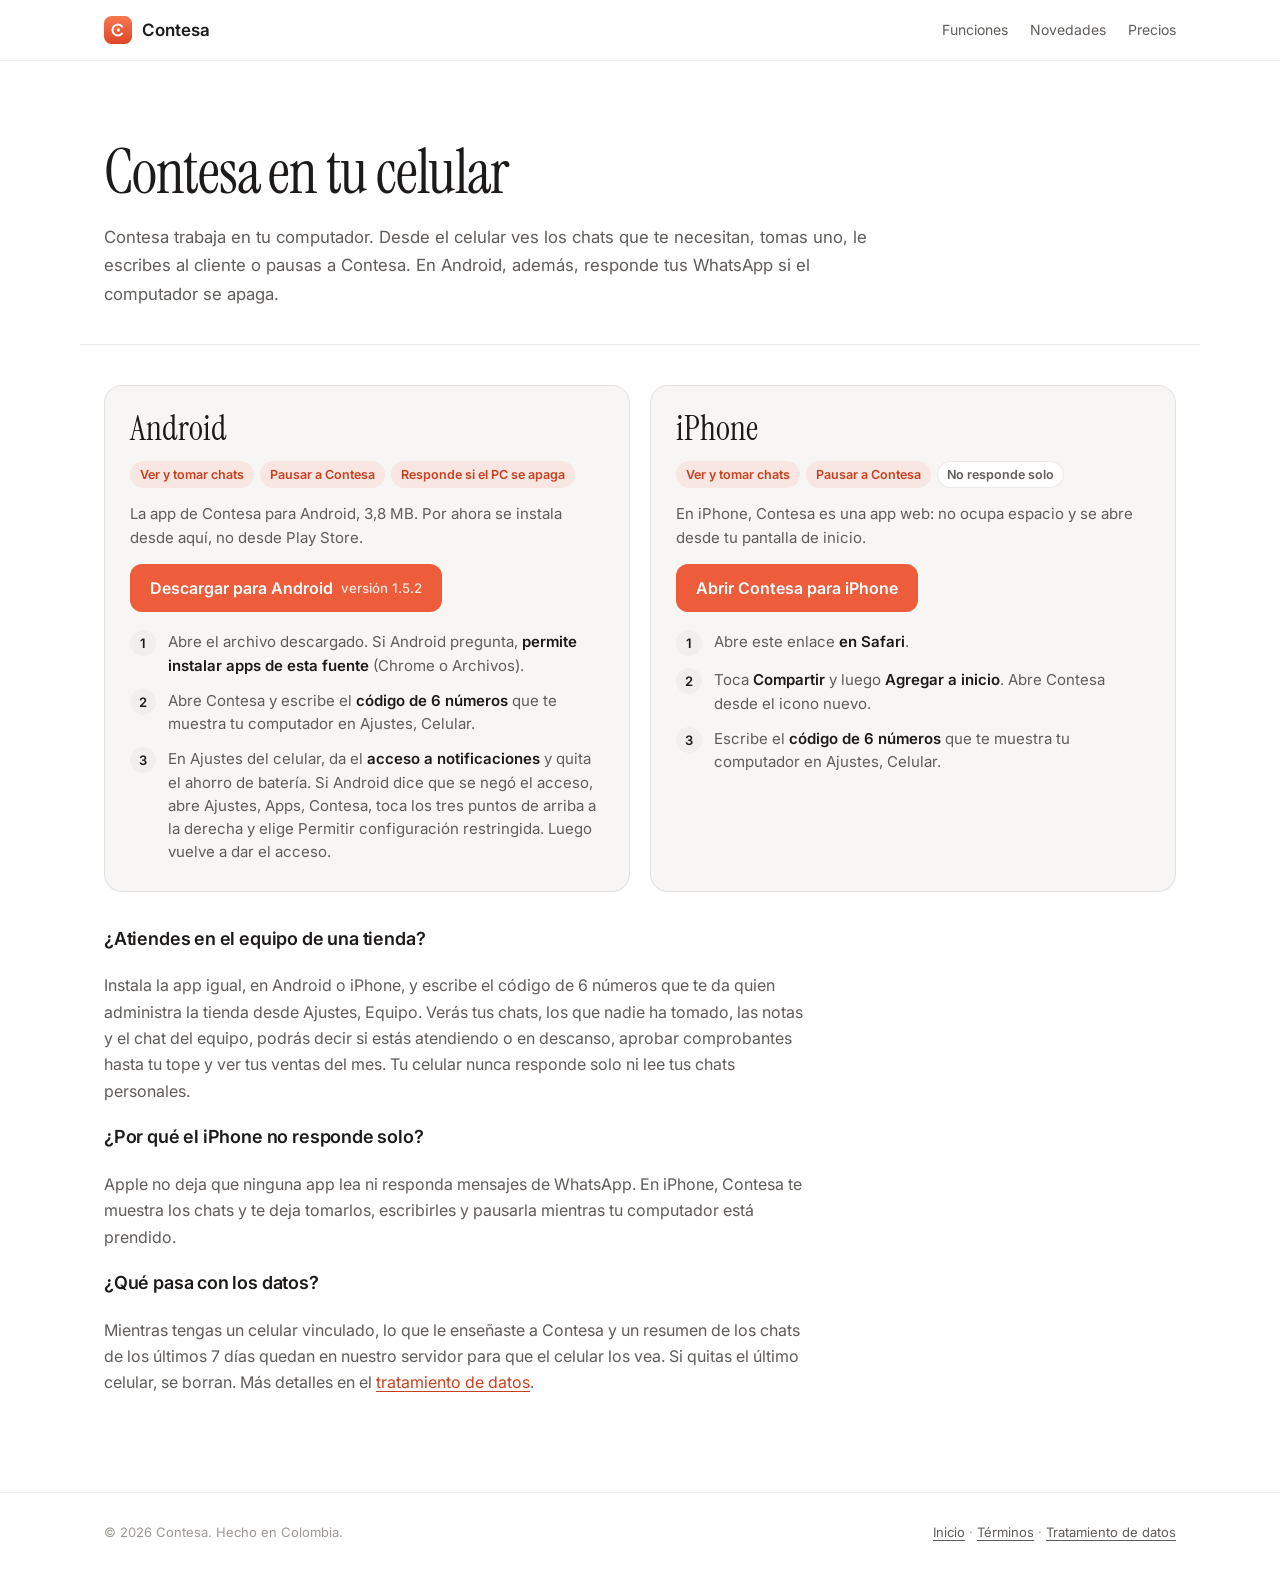
<file: celular.html>
<!DOCTYPE html>
<html lang="es">
<head>
<meta charset="UTF-8">
<meta name="viewport" content="width=device-width, initial-scale=1.0, viewport-fit=cover">
<title>Contesa en tu celular</title>
<meta name="description" content="Instala Contesa en tu celular: mira tus chats y pedidos, toma un chat o pausa Contesa. En Android, además, responde tus WhatsApp si el computador se apaga.">
<link rel="icon" type="image/svg+xml" href="data:image/svg+xml,%3Csvg xmlns='http://www.w3.org/2000/svg' viewBox='0 0 32 32'%3E%3Crect width='32' height='32' rx='7.5' fill='%23ee5d3b'/%3E%3Cpath d='M21.6 11.1A6.6 6.6 0 1 0 21.6 20.9' fill='none' stroke='white' stroke-width='2.6' stroke-linecap='round'/%3E%3Ccircle cx='16.2' cy='16' r='2' fill='white'/%3E%3C/svg%3E">
<link rel="preconnect" href="https://fonts.googleapis.com">
<link rel="preconnect" href="https://fonts.gstatic.com" crossorigin>
<link rel="stylesheet" href="https://fonts.googleapis.com/css2?family=Instrument+Serif&family=Inter:wght@400;500;600&display=swap">
<link rel="stylesheet" href="legal.css">
<style>
.phones { display: grid; grid-template-columns: repeat(2, minmax(0, 1fr)); gap: 20px; padding-block: 40px 24px; }
.phone { padding: 26px 26px 28px; border-radius: 18px; background: var(--bg-soft); box-shadow: inset 0 0 0 1px var(--line); display: flex; flex-direction: column; gap: 14px; }
.phone h2 { font-family: var(--serif); font-weight: 400; font-size: 34px; line-height: 1.05; }
.phone-lede { color: var(--text-2); font-size: 15px; line-height: 1.6; }
.phone ol { margin: 4px 0 0; padding: 0; list-style: none; counter-reset: step; display: flex; flex-direction: column; gap: 12px; }
.phone li { counter-increment: step; display: grid; grid-template-columns: 26px minmax(0, 1fr); gap: 12px; font-size: 15px; line-height: 1.55; color: var(--text-2); }
.phone li::before { content: counter(step); width: 26px; height: 26px; border-radius: 50%; display: grid; place-items: center; background: var(--bg-sunk); color: var(--text); font-size: 13px; font-weight: 600; }
.phone li b { color: var(--text); font-weight: 600; }
.get { align-self: flex-start; display: inline-flex; align-items: center; gap: 8px; min-height: 48px; padding: 0 20px; border-radius: 12px; background: var(--accent); color: #fff; font-weight: 600; text-decoration: none; }
.get:hover { filter: brightness(0.96); }
.get small { font-weight: 500; opacity: 0.85; }
.can { display: flex; flex-wrap: wrap; gap: 6px; }
.can span { font-size: 12.5px; font-weight: 600; padding: 3px 10px; border-radius: 999px; background: var(--bg); box-shadow: inset 0 0 0 1px var(--line); color: var(--text-2); }
.can span.is-on { background: var(--accent-soft); box-shadow: none; color: var(--accent-ink); }
.notes { max-width: 70ch; padding-block: 8px 96px; display: flex; flex-direction: column; gap: 18px; color: var(--text-2); }
.notes h2 { font-size: 18px; font-weight: 600; color: var(--text); letter-spacing: -0.01em; }
.notes p { line-height: 1.65; }
@media (max-width: 760px) { .phones { grid-template-columns: minmax(0, 1fr); } }
</style>
</head>
<body>

<header class="nav">
  <div class="wrap nav-inner">
    <a href="./" class="brand"><span class="mark"><svg viewBox="0 0 24 24" aria-hidden="true"><path d="M17.4 7.4A7.2 7.2 0 1 0 17.4 16.6" fill="none" stroke="#fff" stroke-width="2.7" stroke-linecap="round"/><circle cx="12.4" cy="12" r="2.2" fill="#fff"/></svg></span>Contesa</a>
    <nav class="nav-links" aria-label="Sitio">
      <a href="./#funciones">Funciones</a>
      <a href="novedades.html">Novedades</a>
      <a href="./#precios">Precios</a>
    </nav>
  </div>
</header>

<main>
  <div class="wrap doc-head">
    <h1>Contesa en tu celular</h1>
    <p class="doc-lede">Contesa trabaja en tu computador. Desde el celular ves los chats que te necesitan, tomas uno, le escribes al cliente o pausas a Contesa. En Android, además, responde tus WhatsApp si el computador se apaga.</p>
  </div>

  <div class="wrap">
    <div class="phones">
      <section class="phone" aria-labelledby="android">
        <h2 id="android">Android</h2>
        <div class="can"><span class="is-on">Ver y tomar chats</span><span class="is-on">Pausar a Contesa</span><span class="is-on">Responde si el PC se apaga</span></div>
        <p class="phone-lede">La app de Contesa para Android, 3,8 MB. Por ahora se instala desde aquí, no desde Play Store.</p>
        <a class="get" href="descargas/contesa-android.apk" download>Descargar para Android <small>versión 1.5.2</small></a>
        <ol>
          <li><span>Abre el archivo descargado. Si Android pregunta, <b>permite instalar apps de esta fuente</b> (Chrome o Archivos).</span></li>
          <li><span>Abre Contesa y escribe el <b>código de 6 números</b> que te muestra tu computador en Ajustes, Celular.</span></li>
          <li><span>En Ajustes del celular, da el <b>acceso a notificaciones</b> y quita el ahorro de batería. Si Android dice que se negó el acceso, abre Ajustes, Apps, Contesa, toca los tres puntos de arriba a la derecha y elige Permitir configuración restringida. Luego vuelve a dar el acceso.</span></li>
        </ol>
      </section>

      <section class="phone" aria-labelledby="iphone">
        <h2 id="iphone">iPhone</h2>
        <div class="can"><span class="is-on">Ver y tomar chats</span><span class="is-on">Pausar a Contesa</span><span>No responde solo</span></div>
        <p class="phone-lede">En iPhone, Contesa es una app web: no ocupa espacio y se abre desde tu pantalla de inicio.</p>
        <a class="get" href="app/">Abrir Contesa para iPhone</a>
        <ol>
          <li><span>Abre este enlace <b>en Safari</b>.</span></li>
          <li><span>Toca <b>Compartir</b> y luego <b>Agregar a inicio</b>. Abre Contesa desde el icono nuevo.</span></li>
          <li><span>Escribe el <b>código de 6 números</b> que te muestra tu computador en Ajustes, Celular.</span></li>
        </ol>
      </section>
    </div>

    <div class="notes">
      <h2>¿Atiendes en el equipo de una tienda?</h2>
      <p>Instala la app igual, en Android o iPhone, y escribe el código de 6 números que te da quien administra la tienda desde Ajustes, Equipo. Verás tus chats, los que nadie ha tomado, las notas y el chat del equipo, podrás decir si estás atendiendo o en descanso, aprobar comprobantes hasta tu tope y ver tus ventas del mes. Tu celular nunca responde solo ni lee tus chats personales.</p>
      <h2>¿Por qué el iPhone no responde solo?</h2>
      <p>Apple no deja que ninguna app lea ni responda mensajes de WhatsApp. En iPhone, Contesa te muestra los chats y te deja tomarlos, escribirles y pausarla mientras tu computador está prendido.</p>
      <h2>¿Qué pasa con los datos?</h2>
      <p>Mientras tengas un celular vinculado, lo que le enseñaste a Contesa y un resumen de los chats de los últimos 7 días quedan en nuestro servidor para que el celular los vea. Si quitas el último celular, se borran. Más detalles en el <a href="privacidad.html">tratamiento de datos</a>.</p>
    </div>
  </div>
</main>

<footer class="footer">
  <div class="wrap">
    <span>© 2026 Contesa. Hecho en Colombia.</span>
    <span><a href="./">Inicio</a> · <a href="terminos.html">Términos</a> · <a href="privacidad.html">Tratamiento de datos</a></span>
  </div>
</footer>
</body>
</html>
</file>
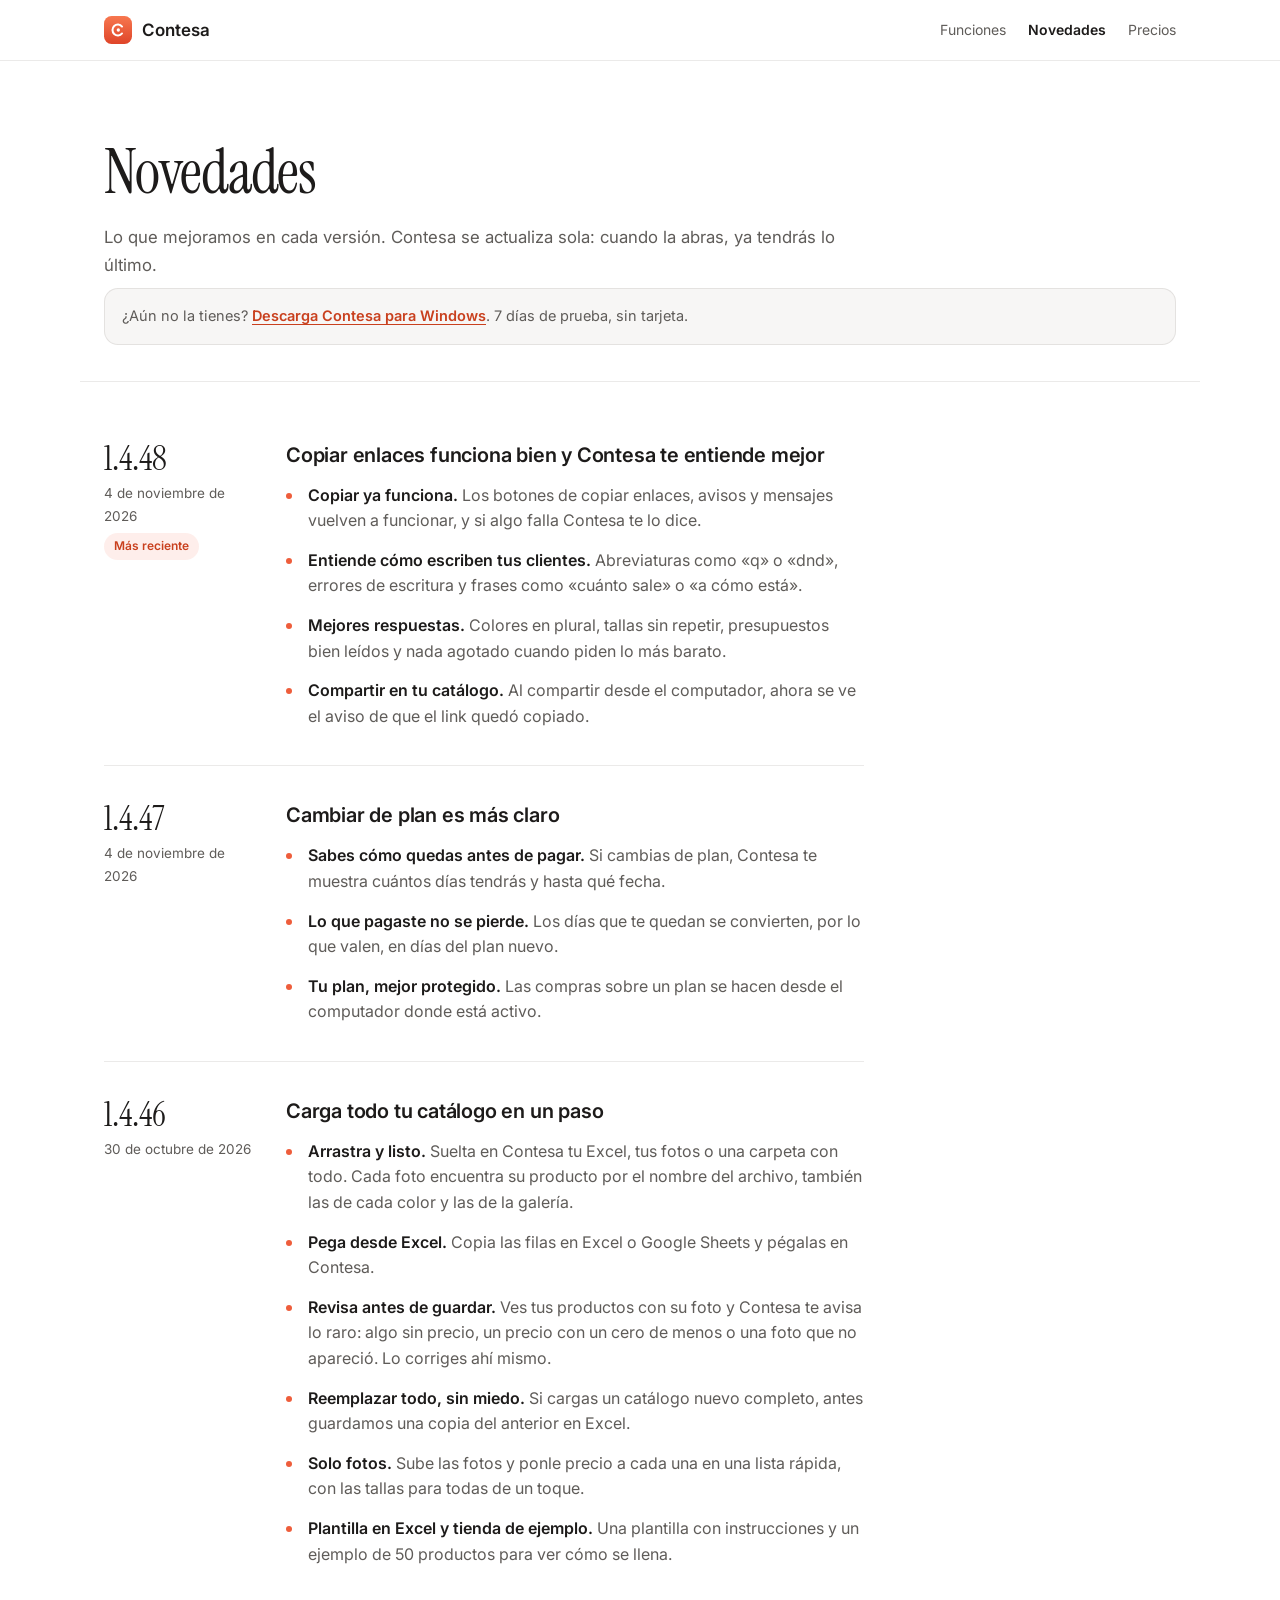
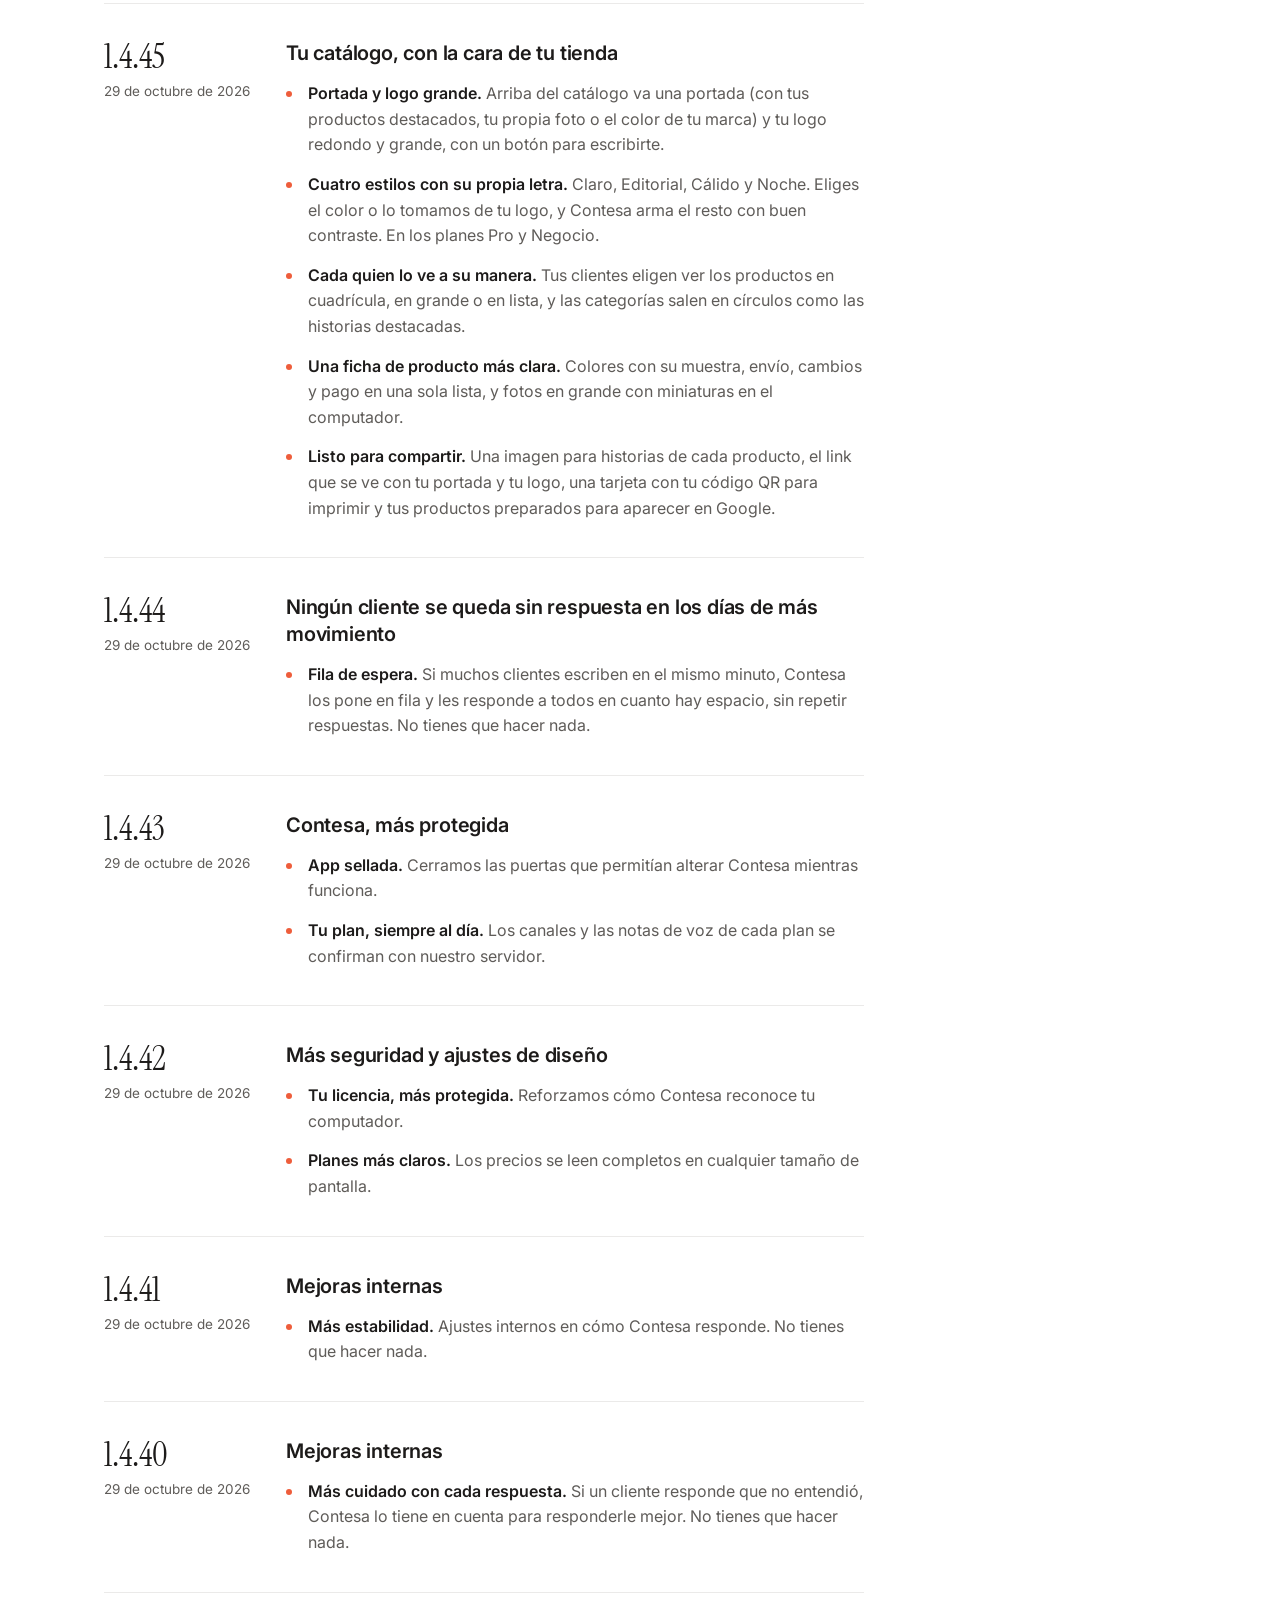
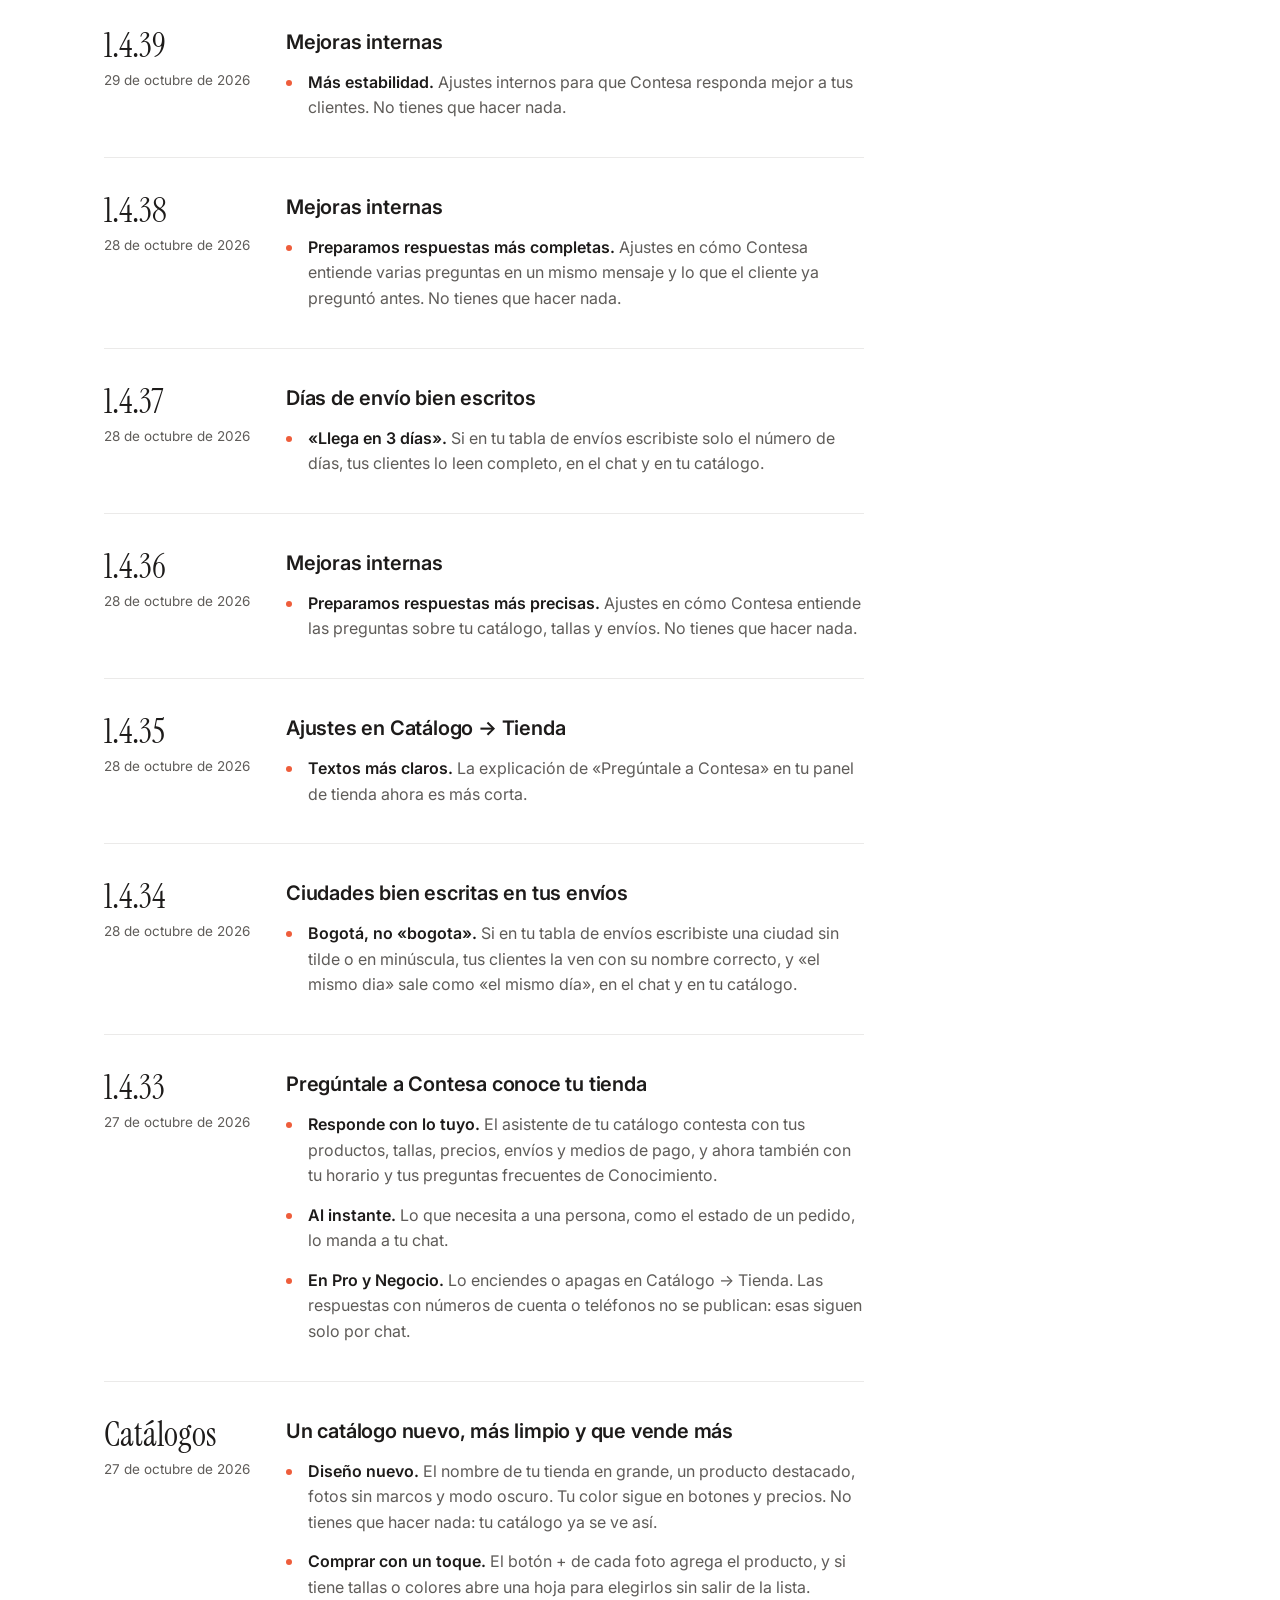
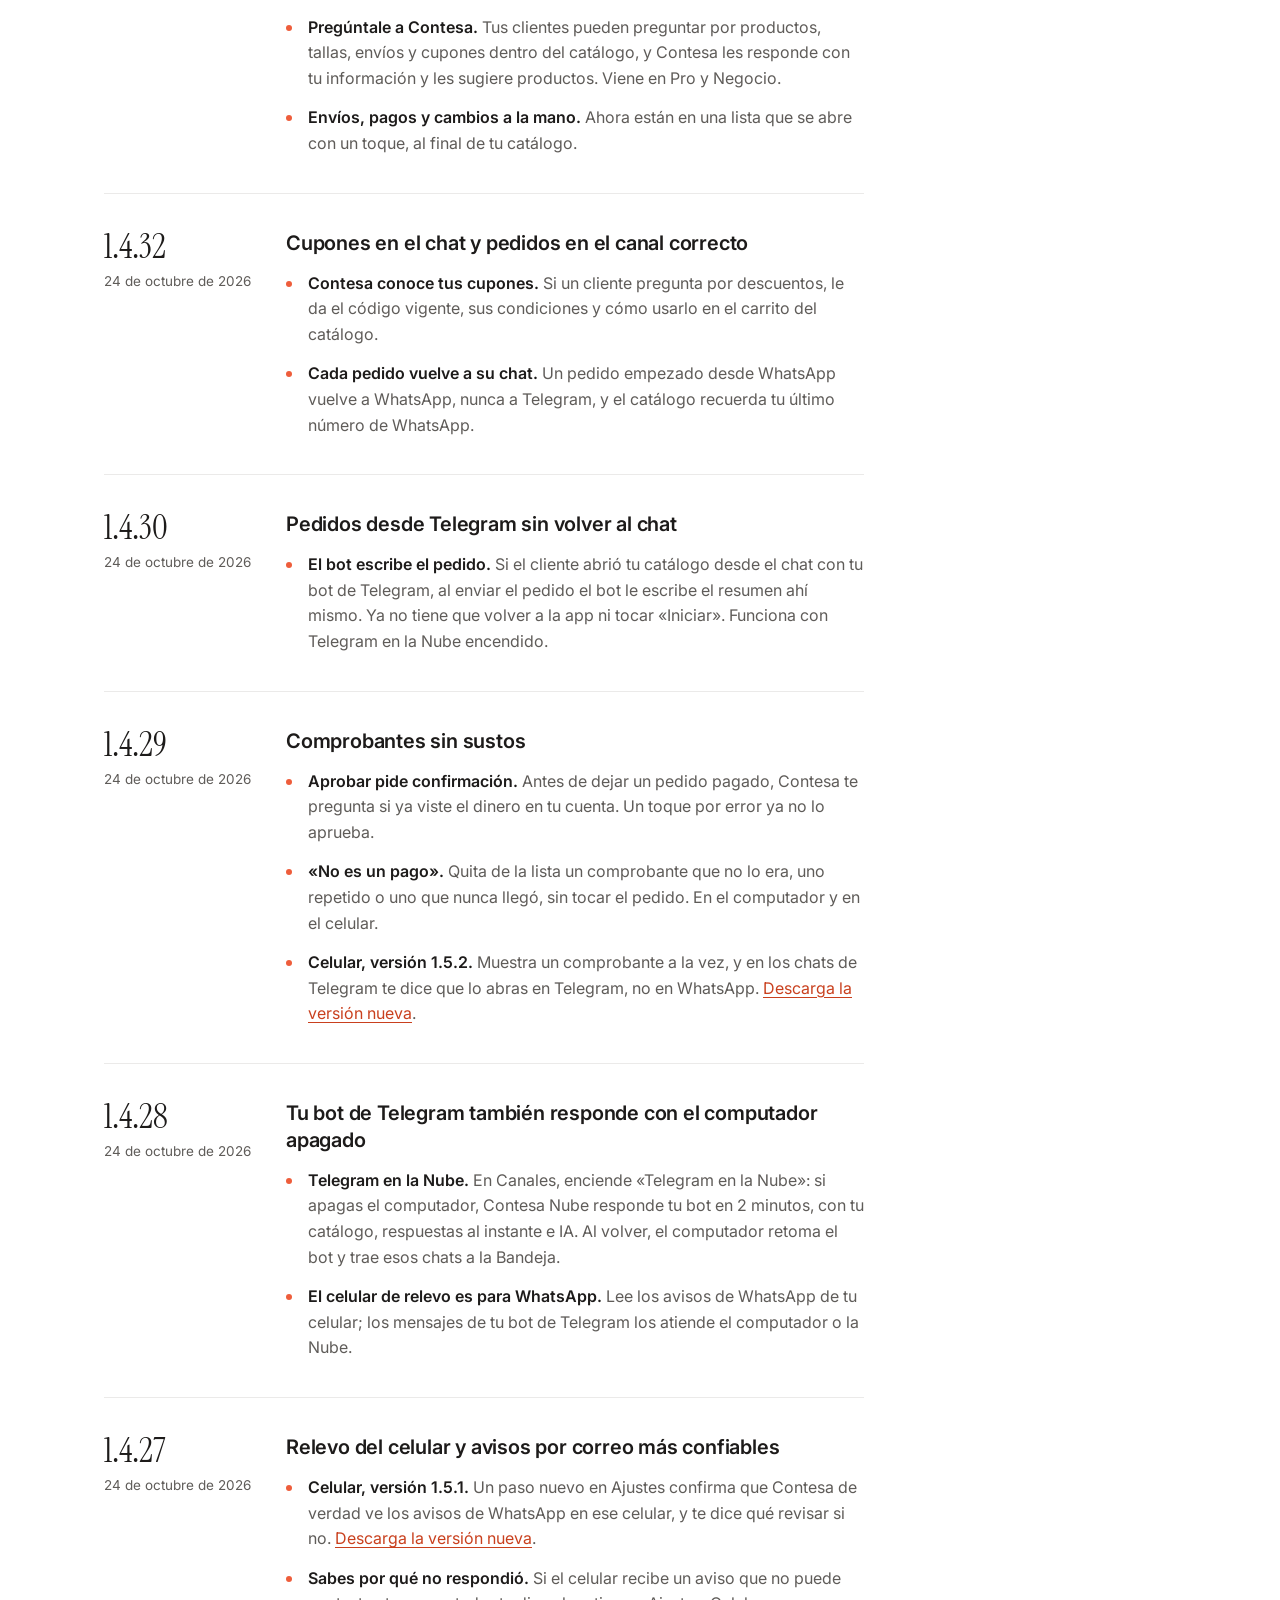
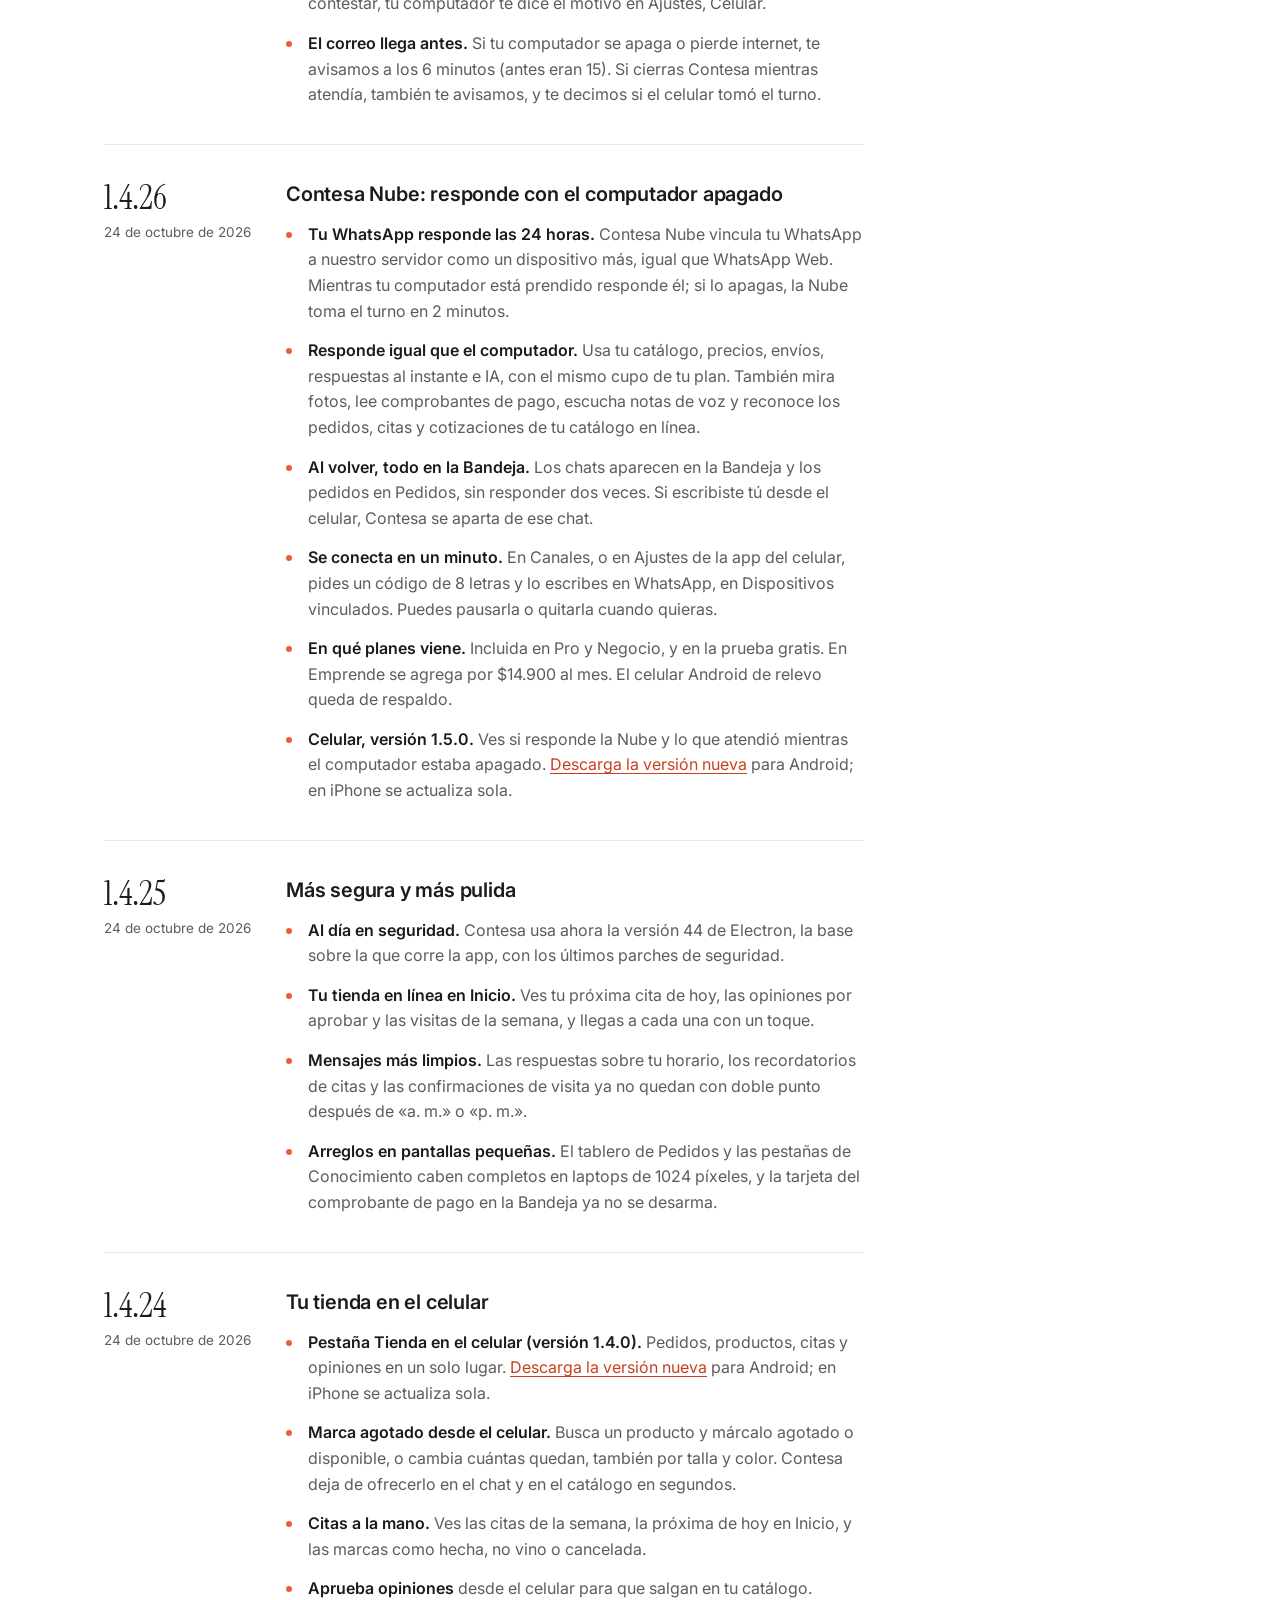
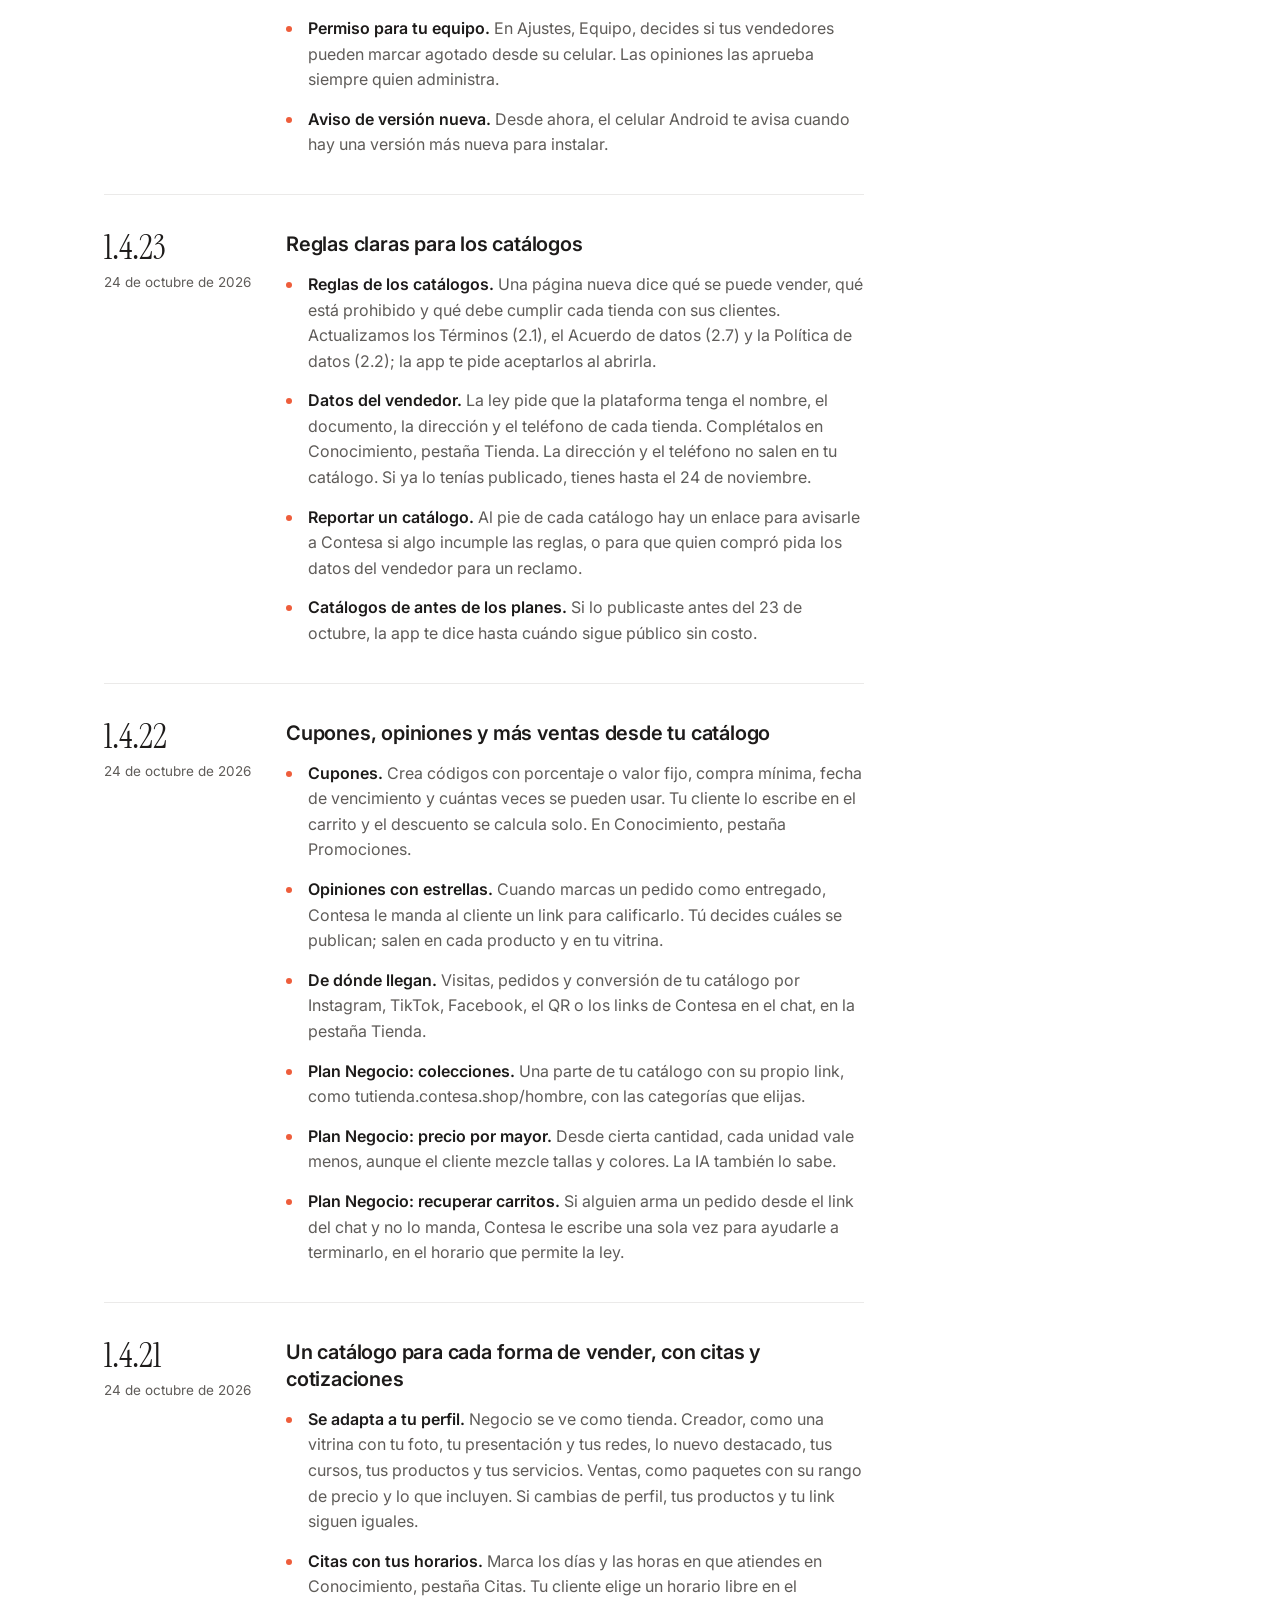
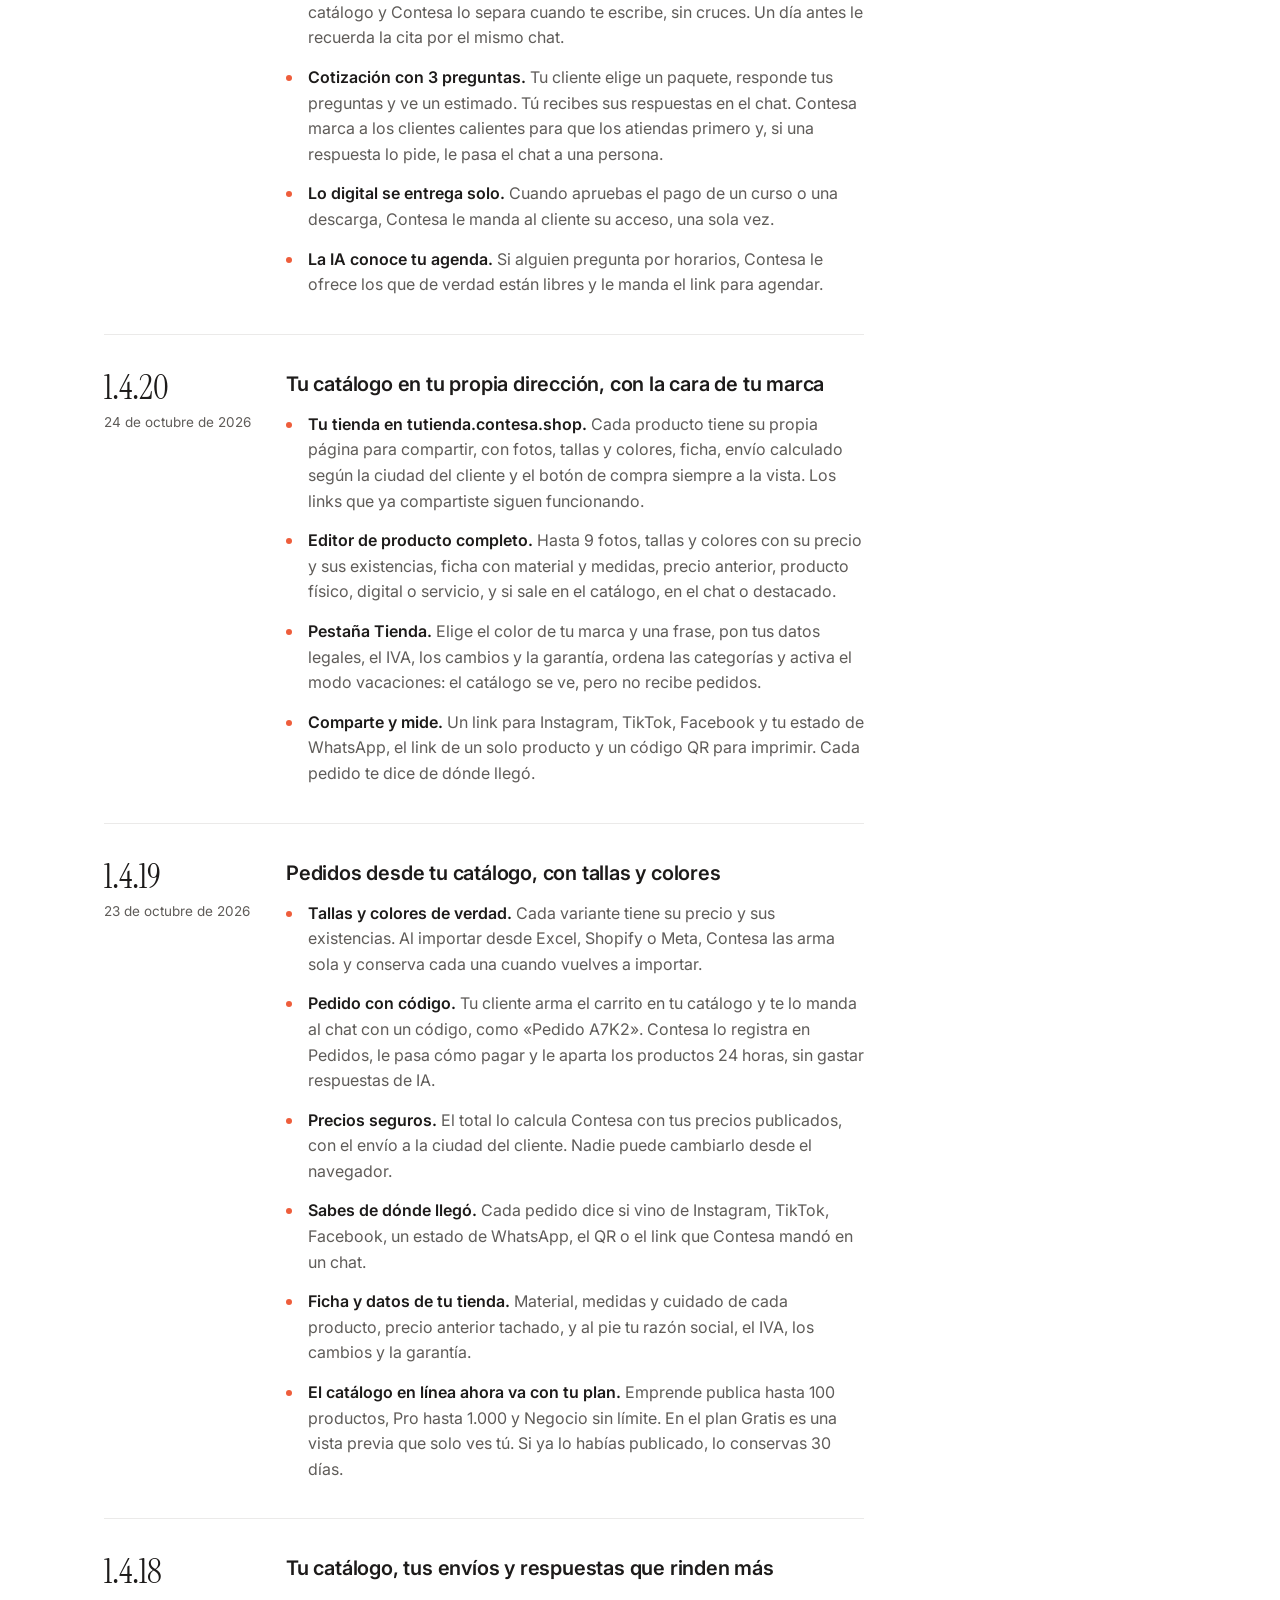
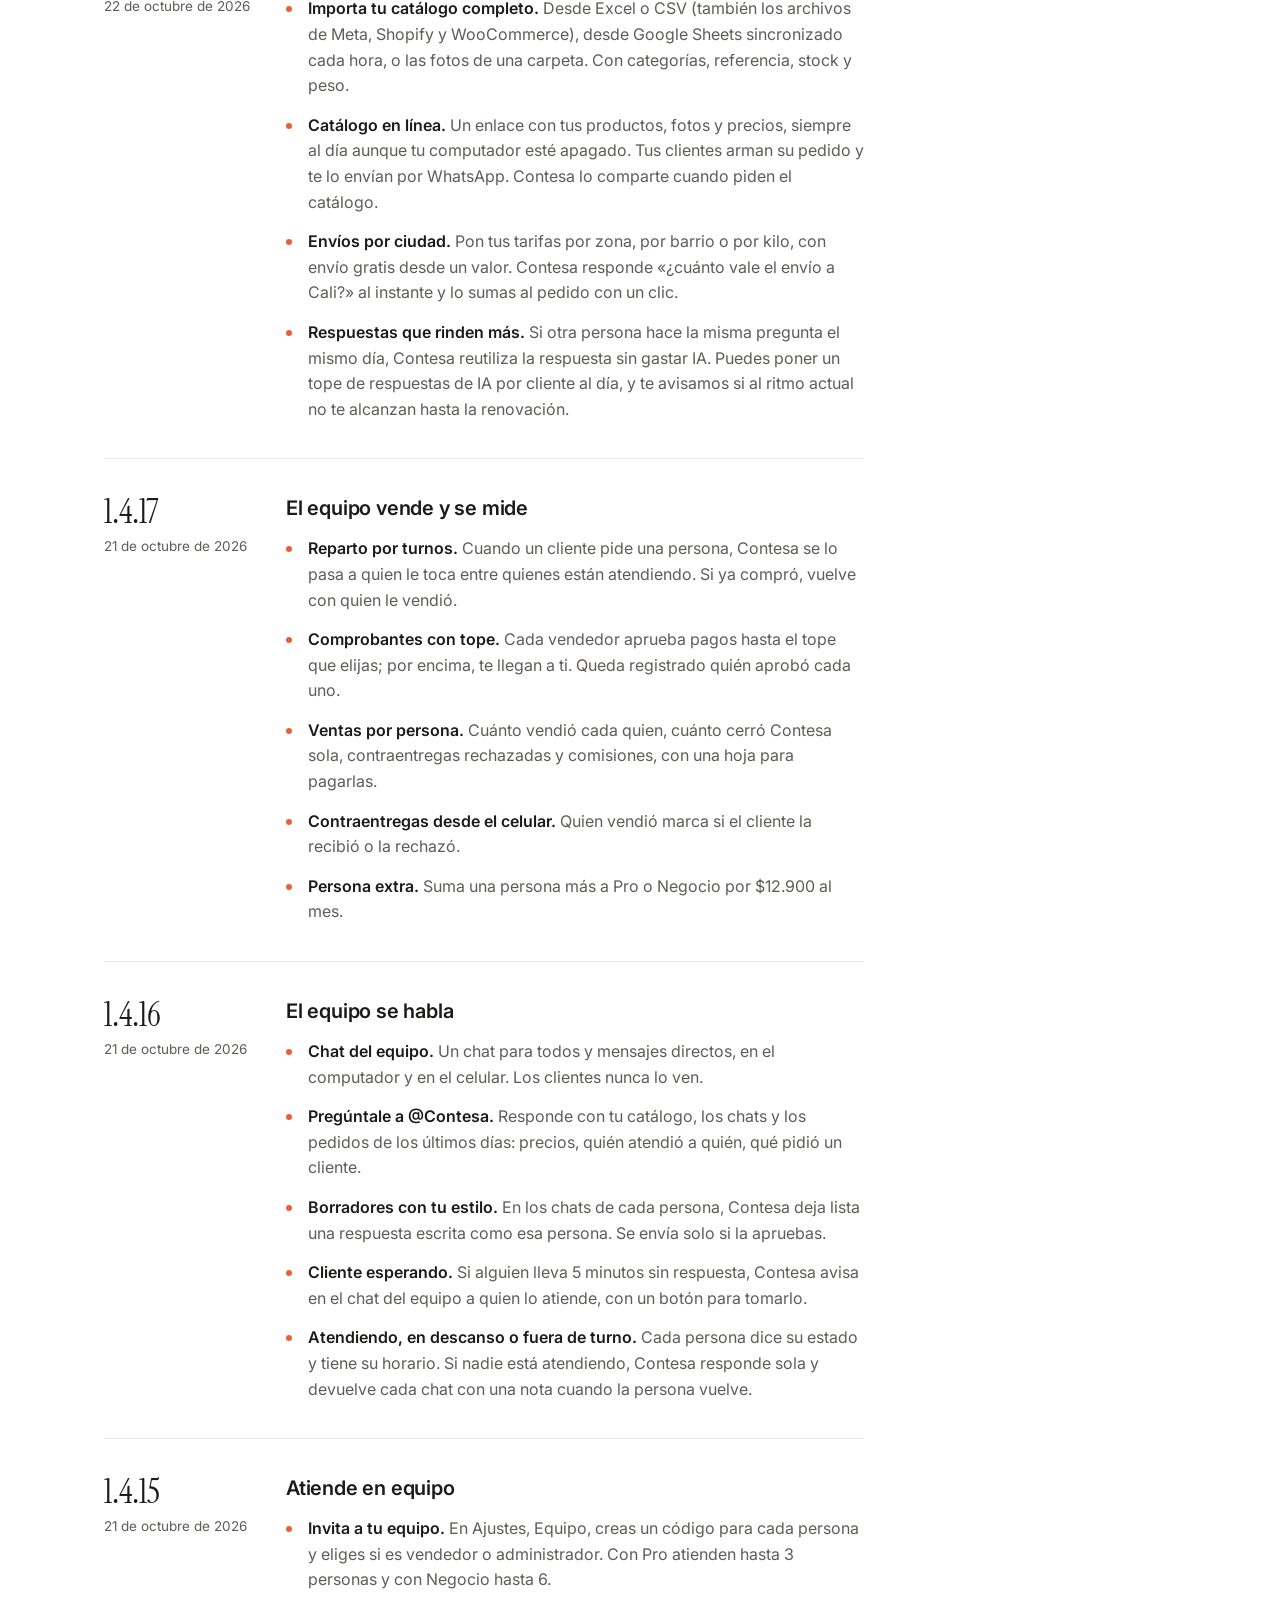
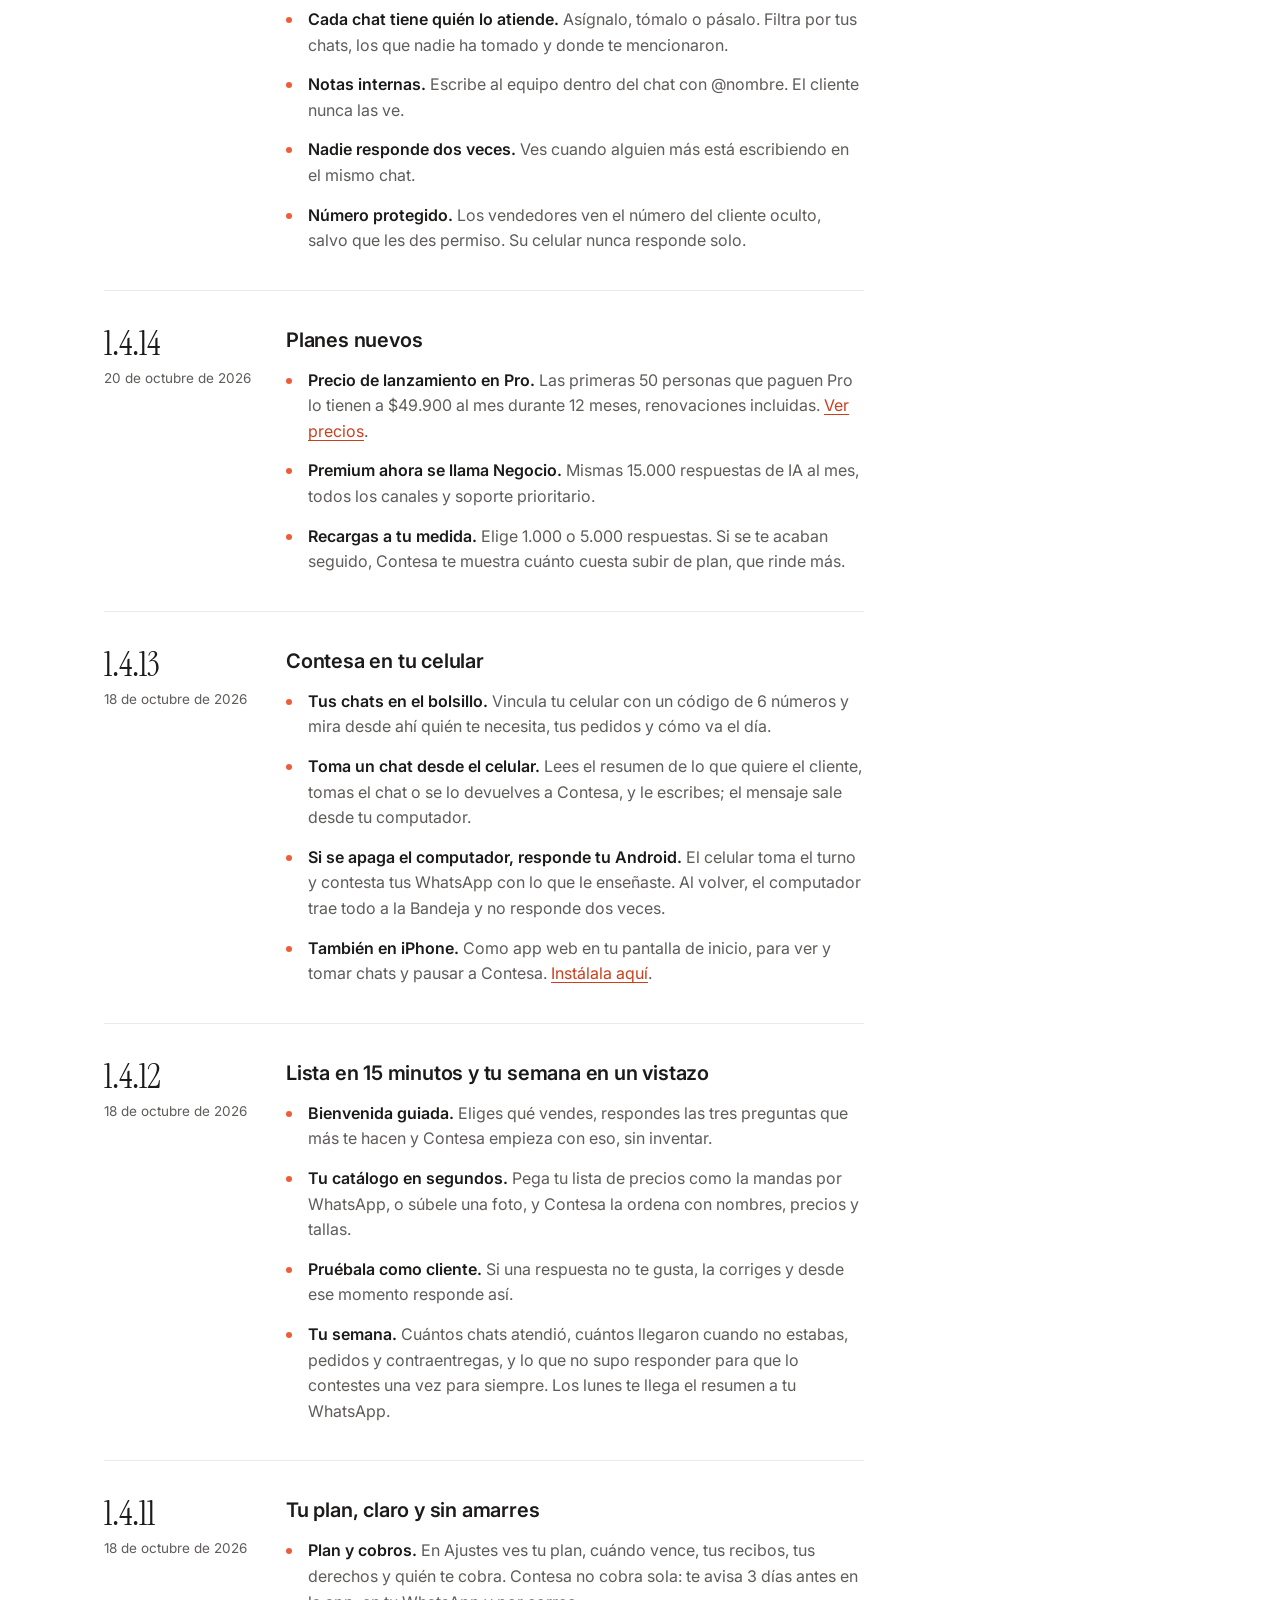
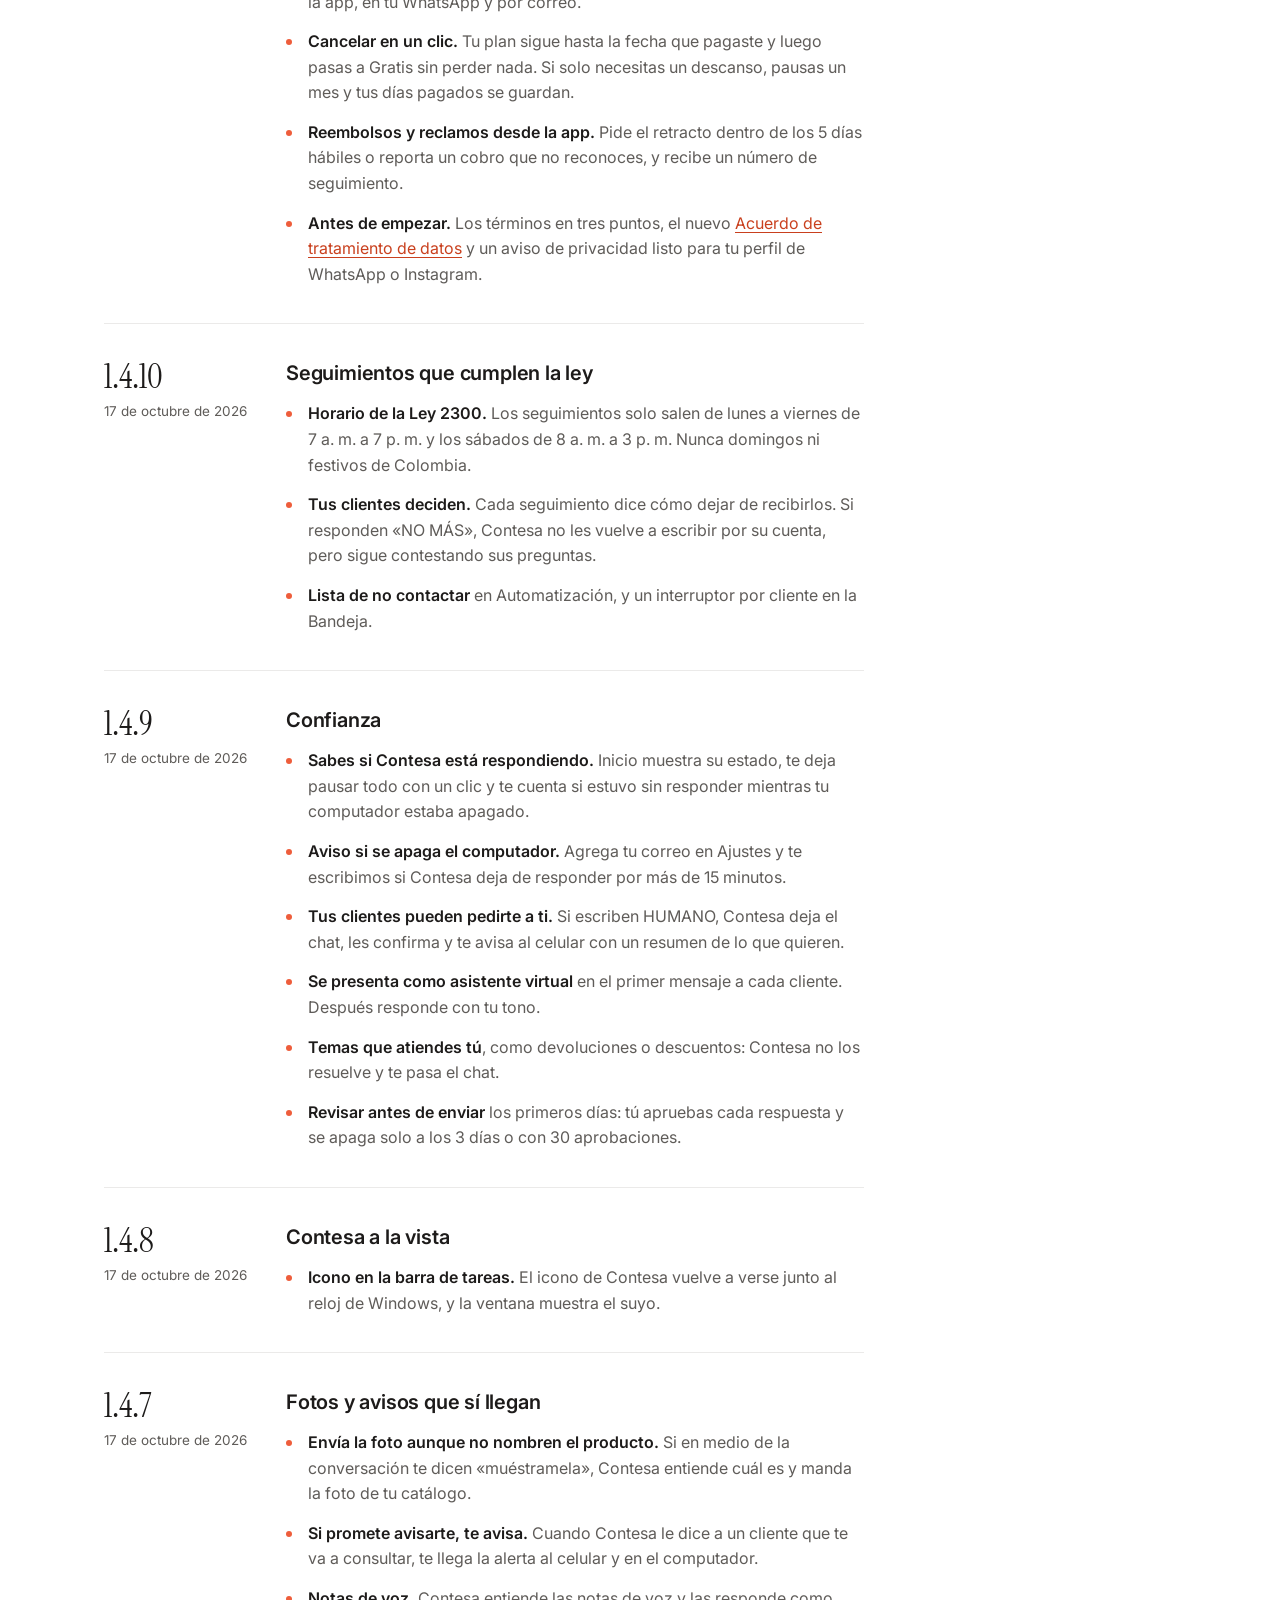
<file: novedades.html>
<!DOCTYPE html>
<html lang="es">
<head>
<meta charset="UTF-8">
<meta name="viewport" content="width=device-width, initial-scale=1.0, viewport-fit=cover">
<title>Novedades — Contesa</title>
<meta name="description" content="Todo lo nuevo en Contesa, versión por versión.">
<link rel="icon" type="image/svg+xml" href="data:image/svg+xml,%3Csvg xmlns='http://www.w3.org/2000/svg' viewBox='0 0 32 32'%3E%3Crect width='32' height='32' rx='7.5' fill='%23ee5d3b'/%3E%3Cpath d='M21.6 11.1A6.6 6.6 0 1 0 21.6 20.9' fill='none' stroke='white' stroke-width='2.6' stroke-linecap='round'/%3E%3Ccircle cx='16.2' cy='16' r='2' fill='white'/%3E%3C/svg%3E">
<link rel="preconnect" href="https://fonts.googleapis.com">
<link rel="preconnect" href="https://fonts.gstatic.com" crossorigin>
<link rel="stylesheet" href="https://fonts.googleapis.com/css2?family=Instrument+Serif&family=Inter:wght@400;500;600&display=swap">
<link rel="stylesheet" href="legal.css">
<style>
.releases { max-width: 760px; padding-block: 24px 96px; display: flex; flex-direction: column; }
.release { display: grid; grid-template-columns: 150px minmax(0, 1fr); gap: 32px; padding-block: 36px; border-top: 1px solid var(--line); }
.release:first-child { border-top: 0; }
.release-when { display: flex; flex-direction: column; gap: 6px; }
.release-ver { font-family: var(--serif); font-size: 34px; line-height: 1; color: var(--text); }
.release-date { font-size: 13.5px; color: var(--text-2); }
.release-tag { align-self: flex-start; font-size: 12px; font-weight: 600; padding: 3px 10px; border-radius: 999px; background: var(--accent-soft); color: var(--accent-ink); }
.release h2 { font-size: 20px; font-weight: 600; letter-spacing: -0.01em; line-height: 1.35; margin-bottom: 14px; }
.release ul { list-style: none; padding: 0; display: flex; flex-direction: column; gap: 14px; }
.release li { display: grid; grid-template-columns: 8px minmax(0, 1fr); gap: 14px; color: var(--text-2); line-height: 1.6; }
.release li::before { content: ''; width: 6px; height: 6px; border-radius: 50%; background: var(--accent); margin-top: 10px; }
.release li strong { color: var(--text); font-weight: 600; }
.update-note { margin-top: 8px; padding: 16px 18px; border-radius: 14px; background: var(--bg-soft); box-shadow: inset 0 0 0 1px var(--line); font-size: 14.5px; color: var(--text-2); }
.update-note a { font-weight: 600; }
@media (max-width: 640px) { .release { grid-template-columns: minmax(0, 1fr); gap: 14px; } .release-when { flex-direction: row; align-items: baseline; flex-wrap: wrap; gap: 10px; } }
</style>
</head>
<body>

<header class="nav">
  <div class="wrap nav-inner">
    <a href="./" class="brand"><span class="mark"><svg viewBox="0 0 24 24" aria-hidden="true"><path d="M17.4 7.4A7.2 7.2 0 1 0 17.4 16.6" fill="none" stroke="#fff" stroke-width="2.7" stroke-linecap="round"/><circle cx="12.4" cy="12" r="2.2" fill="#fff"/></svg></span>Contesa</a>
    <nav class="nav-links" aria-label="Sitio">
      <a href="./#funciones">Funciones</a>
      <a href="novedades.html" aria-current="page">Novedades</a>
      <a href="./#precios">Precios</a>
    </nav>
  </div>
</header>

<main>
  <div class="wrap doc-head">
    <h1>Novedades</h1>
    <p class="doc-lede">Lo que mejoramos en cada versión. Contesa se actualiza sola: cuando la abras, ya tendrás lo último.</p>
    <p class="update-note">¿Aún no la tienes? <a href="https://aura-server-oisv.onrender.com/download">Descarga Contesa para Windows</a>. 7 días de prueba, sin tarjeta.</p>
  </div>

  <div class="wrap">
    <div class="releases">
      <article class="release" id="v1-4-48">
        <div class="release-when">
          <span class="release-ver">1.4.48</span>
          <span class="release-date">4 de noviembre de 2026</span>
          <span class="release-tag">Más reciente</span>
        </div>
        <div>
          <h2>Copiar enlaces funciona bien y Contesa te entiende mejor</h2>
          <ul>
            <li><span><strong>Copiar ya funciona.</strong> Los botones de copiar enlaces, avisos y mensajes vuelven a funcionar, y si algo falla Contesa te lo dice.</span></li>
            <li><span><strong>Entiende cómo escriben tus clientes.</strong> Abreviaturas como «q» o «dnd», errores de escritura y frases como «cuánto sale» o «a cómo está».</span></li>
            <li><span><strong>Mejores respuestas.</strong> Colores en plural, tallas sin repetir, presupuestos bien leídos y nada agotado cuando piden lo más barato.</span></li>
            <li><span><strong>Compartir en tu catálogo.</strong> Al compartir desde el computador, ahora se ve el aviso de que el link quedó copiado.</span></li>
          </ul>
        </div>
      </article>
      <article class="release" id="v1-4-47">
        <div class="release-when">
          <span class="release-ver">1.4.47</span>
          <span class="release-date">4 de noviembre de 2026</span>
        </div>
        <div>
          <h2>Cambiar de plan es más claro</h2>
          <ul>
            <li><span><strong>Sabes cómo quedas antes de pagar.</strong> Si cambias de plan, Contesa te muestra cuántos días tendrás y hasta qué fecha.</span></li>
            <li><span><strong>Lo que pagaste no se pierde.</strong> Los días que te quedan se convierten, por lo que valen, en días del plan nuevo.</span></li>
            <li><span><strong>Tu plan, mejor protegido.</strong> Las compras sobre un plan se hacen desde el computador donde está activo.</span></li>
          </ul>
        </div>
      </article>
      <article class="release" id="v1-4-46">
        <div class="release-when">
          <span class="release-ver">1.4.46</span>
          <span class="release-date">30 de octubre de 2026</span>
        </div>
        <div>
          <h2>Carga todo tu catálogo en un paso</h2>
          <ul>
            <li><span><strong>Arrastra y listo.</strong> Suelta en Contesa tu Excel, tus fotos o una carpeta con todo. Cada foto encuentra su producto por el nombre del archivo, también las de cada color y las de la galería.</span></li>
            <li><span><strong>Pega desde Excel.</strong> Copia las filas en Excel o Google Sheets y pégalas en Contesa.</span></li>
            <li><span><strong>Revisa antes de guardar.</strong> Ves tus productos con su foto y Contesa te avisa lo raro: algo sin precio, un precio con un cero de menos o una foto que no apareció. Lo corriges ahí mismo.</span></li>
            <li><span><strong>Reemplazar todo, sin miedo.</strong> Si cargas un catálogo nuevo completo, antes guardamos una copia del anterior en Excel.</span></li>
            <li><span><strong>Solo fotos.</strong> Sube las fotos y ponle precio a cada una en una lista rápida, con las tallas para todas de un toque.</span></li>
            <li><span><strong>Plantilla en Excel y tienda de ejemplo.</strong> Una plantilla con instrucciones y un ejemplo de 50 productos para ver cómo se llena.</span></li>
          </ul>
        </div>
      </article>
      <article class="release" id="v1-4-45">
        <div class="release-when">
          <span class="release-ver">1.4.45</span>
          <span class="release-date">29 de octubre de 2026</span>
        </div>
        <div>
          <h2>Tu catálogo, con la cara de tu tienda</h2>
          <ul>
            <li><span><strong>Portada y logo grande.</strong> Arriba del catálogo va una portada (con tus productos destacados, tu propia foto o el color de tu marca) y tu logo redondo y grande, con un botón para escribirte.</span></li>
            <li><span><strong>Cuatro estilos con su propia letra.</strong> Claro, Editorial, Cálido y Noche. Eliges el color o lo tomamos de tu logo, y Contesa arma el resto con buen contraste. En los planes Pro y Negocio.</span></li>
            <li><span><strong>Cada quien lo ve a su manera.</strong> Tus clientes eligen ver los productos en cuadrícula, en grande o en lista, y las categorías salen en círculos como las historias destacadas.</span></li>
            <li><span><strong>Una ficha de producto más clara.</strong> Colores con su muestra, envío, cambios y pago en una sola lista, y fotos en grande con miniaturas en el computador.</span></li>
            <li><span><strong>Listo para compartir.</strong> Una imagen para historias de cada producto, el link que se ve con tu portada y tu logo, una tarjeta con tu código QR para imprimir y tus productos preparados para aparecer en Google.</span></li>
          </ul>
        </div>
      </article>
      <article class="release" id="v1-4-44">
        <div class="release-when">
          <span class="release-ver">1.4.44</span>
          <span class="release-date">29 de octubre de 2026</span>
        </div>
        <div>
          <h2>Ningún cliente se queda sin respuesta en los días de más movimiento</h2>
          <ul>
            <li><span><strong>Fila de espera.</strong> Si muchos clientes escriben en el mismo minuto, Contesa los pone en fila y les responde a todos en cuanto hay espacio, sin repetir respuestas. No tienes que hacer nada.</span></li>
          </ul>
        </div>
      </article>
      <article class="release" id="v1-4-43">
        <div class="release-when">
          <span class="release-ver">1.4.43</span>
          <span class="release-date">29 de octubre de 2026</span>
        </div>
        <div>
          <h2>Contesa, más protegida</h2>
          <ul>
            <li><span><strong>App sellada.</strong> Cerramos las puertas que permitían alterar Contesa mientras funciona.</span></li>
            <li><span><strong>Tu plan, siempre al día.</strong> Los canales y las notas de voz de cada plan se confirman con nuestro servidor.</span></li>
          </ul>
        </div>
      </article>
      <article class="release" id="v1-4-42">
        <div class="release-when">
          <span class="release-ver">1.4.42</span>
          <span class="release-date">29 de octubre de 2026</span>
        </div>
        <div>
          <h2>Más seguridad y ajustes de diseño</h2>
          <ul>
            <li><span><strong>Tu licencia, más protegida.</strong> Reforzamos cómo Contesa reconoce tu computador.</span></li>
            <li><span><strong>Planes más claros.</strong> Los precios se leen completos en cualquier tamaño de pantalla.</span></li>
          </ul>
        </div>
      </article>
      <article class="release" id="v1-4-41">
        <div class="release-when">
          <span class="release-ver">1.4.41</span>
          <span class="release-date">29 de octubre de 2026</span>
        </div>
        <div>
          <h2>Mejoras internas</h2>
          <ul>
            <li><span><strong>Más estabilidad.</strong> Ajustes internos en cómo Contesa responde. No tienes que hacer nada.</span></li>
          </ul>
        </div>
      </article>
      <article class="release" id="v1-4-40">
        <div class="release-when">
          <span class="release-ver">1.4.40</span>
          <span class="release-date">29 de octubre de 2026</span>
        </div>
        <div>
          <h2>Mejoras internas</h2>
          <ul>
            <li><span><strong>Más cuidado con cada respuesta.</strong> Si un cliente responde que no entendió, Contesa lo tiene en cuenta para responderle mejor. No tienes que hacer nada.</span></li>
          </ul>
        </div>
      </article>
      <article class="release" id="v1-4-39">
        <div class="release-when">
          <span class="release-ver">1.4.39</span>
          <span class="release-date">29 de octubre de 2026</span>
        </div>
        <div>
          <h2>Mejoras internas</h2>
          <ul>
            <li><span><strong>Más estabilidad.</strong> Ajustes internos para que Contesa responda mejor a tus clientes. No tienes que hacer nada.</span></li>
          </ul>
        </div>
      </article>
      <article class="release" id="v1-4-38">
        <div class="release-when">
          <span class="release-ver">1.4.38</span>
          <span class="release-date">28 de octubre de 2026</span>
        </div>
        <div>
          <h2>Mejoras internas</h2>
          <ul>
            <li><span><strong>Preparamos respuestas más completas.</strong> Ajustes en cómo Contesa entiende varias preguntas en un mismo mensaje y lo que el cliente ya preguntó antes. No tienes que hacer nada.</span></li>
          </ul>
        </div>
      </article>
      <article class="release" id="v1-4-37">
        <div class="release-when">
          <span class="release-ver">1.4.37</span>
          <span class="release-date">28 de octubre de 2026</span>
        </div>
        <div>
          <h2>Días de envío bien escritos</h2>
          <ul>
            <li><span><strong>«Llega en 3 días».</strong> Si en tu tabla de envíos escribiste solo el número de días, tus clientes lo leen completo, en el chat y en tu catálogo.</span></li>
          </ul>
        </div>
      </article>
      <article class="release" id="v1-4-36">
        <div class="release-when">
          <span class="release-ver">1.4.36</span>
          <span class="release-date">28 de octubre de 2026</span>
        </div>
        <div>
          <h2>Mejoras internas</h2>
          <ul>
            <li><span><strong>Preparamos respuestas más precisas.</strong> Ajustes en cómo Contesa entiende las preguntas sobre tu catálogo, tallas y envíos. No tienes que hacer nada.</span></li>
          </ul>
        </div>
      </article>
      <article class="release" id="v1-4-35">
        <div class="release-when">
          <span class="release-ver">1.4.35</span>
          <span class="release-date">28 de octubre de 2026</span>
        </div>
        <div>
          <h2>Ajustes en Catálogo → Tienda</h2>
          <ul>
            <li><span><strong>Textos más claros.</strong> La explicación de «Pregúntale a Contesa» en tu panel de tienda ahora es más corta.</span></li>
          </ul>
        </div>
      </article>
      <article class="release" id="v1-4-34">
        <div class="release-when">
          <span class="release-ver">1.4.34</span>
          <span class="release-date">28 de octubre de 2026</span>
        </div>
        <div>
          <h2>Ciudades bien escritas en tus envíos</h2>
          <ul>
            <li><span><strong>Bogotá, no «bogota».</strong> Si en tu tabla de envíos escribiste una ciudad sin tilde o en minúscula, tus clientes la ven con su nombre correcto, y «el mismo dia» sale como «el mismo día», en el chat y en tu catálogo.</span></li>
          </ul>
        </div>
      </article>
      <article class="release" id="v1-4-33">
        <div class="release-when">
          <span class="release-ver">1.4.33</span>
          <span class="release-date">27 de octubre de 2026</span>
        </div>
        <div>
          <h2>Pregúntale a Contesa conoce tu tienda</h2>
          <ul>
            <li><span><strong>Responde con lo tuyo.</strong> El asistente de tu catálogo contesta con tus productos, tallas, precios, envíos y medios de pago, y ahora también con tu horario y tus preguntas frecuentes de Conocimiento.</span></li>
            <li><span><strong>Al instante.</strong> Lo que necesita a una persona, como el estado de un pedido, lo manda a tu chat.</span></li>
            <li><span><strong>En Pro y Negocio.</strong> Lo enciendes o apagas en Catálogo → Tienda. Las respuestas con números de cuenta o teléfonos no se publican: esas siguen solo por chat.</span></li>
          </ul>
        </div>
      </article>
      <article class="release" id="catalogo-2026-10-27">
        <div class="release-when">
          <span class="release-ver">Catálogos</span>
          <span class="release-date">27 de octubre de 2026</span>
        </div>
        <div>
          <h2>Un catálogo nuevo, más limpio y que vende más</h2>
          <ul>
            <li><span><strong>Diseño nuevo.</strong> El nombre de tu tienda en grande, un producto destacado, fotos sin marcos y modo oscuro. Tu color sigue en botones y precios. No tienes que hacer nada: tu catálogo ya se ve así.</span></li>
            <li><span><strong>Comprar con un toque.</strong> El botón + de cada foto agrega el producto, y si tiene tallas o colores abre una hoja para elegirlos sin salir de la lista.</span></li>
            <li><span><strong>Pregúntale a Contesa.</strong> Tus clientes pueden preguntar por productos, tallas, envíos y cupones dentro del catálogo, y Contesa les responde con tu información y les sugiere productos. Viene en Pro y Negocio.</span></li>
            <li><span><strong>Envíos, pagos y cambios a la mano.</strong> Ahora están en una lista que se abre con un toque, al final de tu catálogo.</span></li>
          </ul>
        </div>
      </article>
      <article class="release" id="v1-4-32">
        <div class="release-when">
          <span class="release-ver">1.4.32</span>
          <span class="release-date">24 de octubre de 2026</span>
        </div>
        <div>
          <h2>Cupones en el chat y pedidos en el canal correcto</h2>
          <ul>
            <li><span><strong>Contesa conoce tus cupones.</strong> Si un cliente pregunta por descuentos, le da el código vigente, sus condiciones y cómo usarlo en el carrito del catálogo.</span></li>
            <li><span><strong>Cada pedido vuelve a su chat.</strong> Un pedido empezado desde WhatsApp vuelve a WhatsApp, nunca a Telegram, y el catálogo recuerda tu último número de WhatsApp.</span></li>
          </ul>
        </div>
      </article>
      <article class="release" id="v1-4-30">
        <div class="release-when">
          <span class="release-ver">1.4.30</span>
          <span class="release-date">24 de octubre de 2026</span>
        </div>
        <div>
          <h2>Pedidos desde Telegram sin volver al chat</h2>
          <ul>
            <li><span><strong>El bot escribe el pedido.</strong> Si el cliente abrió tu catálogo desde el chat con tu bot de Telegram, al enviar el pedido el bot le escribe el resumen ahí mismo. Ya no tiene que volver a la app ni tocar «Iniciar». Funciona con Telegram en la Nube encendido.</span></li>
          </ul>
        </div>
      </article>
      <article class="release" id="v1-4-29">
        <div class="release-when">
          <span class="release-ver">1.4.29</span>
          <span class="release-date">24 de octubre de 2026</span>
        </div>
        <div>
          <h2>Comprobantes sin sustos</h2>
          <ul>
            <li><span><strong>Aprobar pide confirmación.</strong> Antes de dejar un pedido pagado, Contesa te pregunta si ya viste el dinero en tu cuenta. Un toque por error ya no lo aprueba.</span></li>
            <li><span><strong>«No es un pago».</strong> Quita de la lista un comprobante que no lo era, uno repetido o uno que nunca llegó, sin tocar el pedido. En el computador y en el celular.</span></li>
            <li><span><strong>Celular, versión 1.5.2.</strong> Muestra un comprobante a la vez, y en los chats de Telegram te dice que lo abras en Telegram, no en WhatsApp. <a href="celular.html">Descarga la versión nueva</a>.</span></li>
          </ul>
        </div>
      </article>
      <article class="release" id="v1-4-28">
        <div class="release-when">
          <span class="release-ver">1.4.28</span>
          <span class="release-date">24 de octubre de 2026</span>
        </div>
        <div>
          <h2>Tu bot de Telegram también responde con el computador apagado</h2>
          <ul>
            <li><span><strong>Telegram en la Nube.</strong> En Canales, enciende «Telegram en la Nube»: si apagas el computador, Contesa Nube responde tu bot en 2 minutos, con tu catálogo, respuestas al instante e IA. Al volver, el computador retoma el bot y trae esos chats a la Bandeja.</span></li>
            <li><span><strong>El celular de relevo es para WhatsApp.</strong> Lee los avisos de WhatsApp de tu celular; los mensajes de tu bot de Telegram los atiende el computador o la Nube.</span></li>
          </ul>
        </div>
      </article>
      <article class="release" id="v1-4-27">
        <div class="release-when">
          <span class="release-ver">1.4.27</span>
          <span class="release-date">24 de octubre de 2026</span>
        </div>
        <div>
          <h2>Relevo del celular y avisos por correo más confiables</h2>
          <ul>
            <li><span><strong>Celular, versión 1.5.1.</strong> Un paso nuevo en Ajustes confirma que Contesa de verdad ve los avisos de WhatsApp en ese celular, y te dice qué revisar si no. <a href="celular.html">Descarga la versión nueva</a>.</span></li>
            <li><span><strong>Sabes por qué no respondió.</strong> Si el celular recibe un aviso que no puede contestar, tu computador te dice el motivo en Ajustes, Celular.</span></li>
            <li><span><strong>El correo llega antes.</strong> Si tu computador se apaga o pierde internet, te avisamos a los 6 minutos (antes eran 15). Si cierras Contesa mientras atendía, también te avisamos, y te decimos si el celular tomó el turno.</span></li>
          </ul>
        </div>
      </article>
      <article class="release" id="v1-4-26">
        <div class="release-when">
          <span class="release-ver">1.4.26</span>
          <span class="release-date">24 de octubre de 2026</span>
        </div>
        <div>
          <h2>Contesa Nube: responde con el computador apagado</h2>
          <ul>
            <li><span><strong>Tu WhatsApp responde las 24 horas.</strong> Contesa Nube vincula tu WhatsApp a nuestro servidor como un dispositivo más, igual que WhatsApp Web. Mientras tu computador está prendido responde él; si lo apagas, la Nube toma el turno en 2 minutos.</span></li>
            <li><span><strong>Responde igual que el computador.</strong> Usa tu catálogo, precios, envíos, respuestas al instante e IA, con el mismo cupo de tu plan. También mira fotos, lee comprobantes de pago, escucha notas de voz y reconoce los pedidos, citas y cotizaciones de tu catálogo en línea.</span></li>
            <li><span><strong>Al volver, todo en la Bandeja.</strong> Los chats aparecen en la Bandeja y los pedidos en Pedidos, sin responder dos veces. Si escribiste tú desde el celular, Contesa se aparta de ese chat.</span></li>
            <li><span><strong>Se conecta en un minuto.</strong> En Canales, o en Ajustes de la app del celular, pides un código de 8 letras y lo escribes en WhatsApp, en Dispositivos vinculados. Puedes pausarla o quitarla cuando quieras.</span></li>
            <li><span><strong>En qué planes viene.</strong> Incluida en Pro y Negocio, y en la prueba gratis. En Emprende se agrega por $14.900 al mes. El celular Android de relevo queda de respaldo.</span></li>
            <li><span><strong>Celular, versión 1.5.0.</strong> Ves si responde la Nube y lo que atendió mientras el computador estaba apagado. <a href="celular.html">Descarga la versión nueva</a> para Android; en iPhone se actualiza sola.</span></li>
          </ul>
        </div>
      </article>
      <article class="release" id="v1-4-25">
        <div class="release-when">
          <span class="release-ver">1.4.25</span>
          <span class="release-date">24 de octubre de 2026</span>
        </div>
        <div>
          <h2>Más segura y más pulida</h2>
          <ul>
            <li><span><strong>Al día en seguridad.</strong> Contesa usa ahora la versión 44 de Electron, la base sobre la que corre la app, con los últimos parches de seguridad.</span></li>
            <li><span><strong>Tu tienda en línea en Inicio.</strong> Ves tu próxima cita de hoy, las opiniones por aprobar y las visitas de la semana, y llegas a cada una con un toque.</span></li>
            <li><span><strong>Mensajes más limpios.</strong> Las respuestas sobre tu horario, los recordatorios de citas y las confirmaciones de visita ya no quedan con doble punto después de «a. m.» o «p. m.».</span></li>
            <li><span><strong>Arreglos en pantallas pequeñas.</strong> El tablero de Pedidos y las pestañas de Conocimiento caben completos en laptops de 1024 píxeles, y la tarjeta del comprobante de pago en la Bandeja ya no se desarma.</span></li>
          </ul>
        </div>
      </article>
      <article class="release" id="v1-4-24">
        <div class="release-when">
          <span class="release-ver">1.4.24</span>
          <span class="release-date">24 de octubre de 2026</span>
        </div>
        <div>
          <h2>Tu tienda en el celular</h2>
          <ul>
            <li><span><strong>Pestaña Tienda en el celular (versión 1.4.0).</strong> Pedidos, productos, citas y opiniones en un solo lugar. <a href="celular.html">Descarga la versión nueva</a> para Android; en iPhone se actualiza sola.</span></li>
            <li><span><strong>Marca agotado desde el celular.</strong> Busca un producto y márcalo agotado o disponible, o cambia cuántas quedan, también por talla y color. Contesa deja de ofrecerlo en el chat y en el catálogo en segundos.</span></li>
            <li><span><strong>Citas a la mano.</strong> Ves las citas de la semana, la próxima de hoy en Inicio, y las marcas como hecha, no vino o cancelada.</span></li>
            <li><span><strong>Aprueba opiniones</strong> desde el celular para que salgan en tu catálogo.</span></li>
            <li><span><strong>Permiso para tu equipo.</strong> En Ajustes, Equipo, decides si tus vendedores pueden marcar agotado desde su celular. Las opiniones las aprueba siempre quien administra.</span></li>
            <li><span><strong>Aviso de versión nueva.</strong> Desde ahora, el celular Android te avisa cuando hay una versión más nueva para instalar.</span></li>
          </ul>
        </div>
      </article>
      <article class="release" id="v1-4-23">
        <div class="release-when">
          <span class="release-ver">1.4.23</span>
          <span class="release-date">24 de octubre de 2026</span>
        </div>
        <div>
          <h2>Reglas claras para los catálogos</h2>
          <ul>
            <li><span><strong>Reglas de los catálogos.</strong> Una página nueva dice qué se puede vender, qué está prohibido y qué debe cumplir cada tienda con sus clientes. Actualizamos los Términos (2.1), el Acuerdo de datos (2.7) y la Política de datos (2.2); la app te pide aceptarlos al abrirla.</span></li>
            <li><span><strong>Datos del vendedor.</strong> La ley pide que la plataforma tenga el nombre, el documento, la dirección y el teléfono de cada tienda. Complétalos en Conocimiento, pestaña Tienda. La dirección y el teléfono no salen en tu catálogo. Si ya lo tenías publicado, tienes hasta el 24 de noviembre.</span></li>
            <li><span><strong>Reportar un catálogo.</strong> Al pie de cada catálogo hay un enlace para avisarle a Contesa si algo incumple las reglas, o para que quien compró pida los datos del vendedor para un reclamo.</span></li>
            <li><span><strong>Catálogos de antes de los planes.</strong> Si lo publicaste antes del 23 de octubre, la app te dice hasta cuándo sigue público sin costo.</span></li>
          </ul>
        </div>
      </article>
      <article class="release" id="v1-4-22">
        <div class="release-when">
          <span class="release-ver">1.4.22</span>
          <span class="release-date">24 de octubre de 2026</span>
        </div>
        <div>
          <h2>Cupones, opiniones y más ventas desde tu catálogo</h2>
          <ul>
            <li><span><strong>Cupones.</strong> Crea códigos con porcentaje o valor fijo, compra mínima, fecha de vencimiento y cuántas veces se pueden usar. Tu cliente lo escribe en el carrito y el descuento se calcula solo. En Conocimiento, pestaña Promociones.</span></li>
            <li><span><strong>Opiniones con estrellas.</strong> Cuando marcas un pedido como entregado, Contesa le manda al cliente un link para calificarlo. Tú decides cuáles se publican; salen en cada producto y en tu vitrina.</span></li>
            <li><span><strong>De dónde llegan.</strong> Visitas, pedidos y conversión de tu catálogo por Instagram, TikTok, Facebook, el QR o los links de Contesa en el chat, en la pestaña Tienda.</span></li>
            <li><span><strong>Plan Negocio: colecciones.</strong> Una parte de tu catálogo con su propio link, como tutienda.contesa.shop/hombre, con las categorías que elijas.</span></li>
            <li><span><strong>Plan Negocio: precio por mayor.</strong> Desde cierta cantidad, cada unidad vale menos, aunque el cliente mezcle tallas y colores. La IA también lo sabe.</span></li>
            <li><span><strong>Plan Negocio: recuperar carritos.</strong> Si alguien arma un pedido desde el link del chat y no lo manda, Contesa le escribe una sola vez para ayudarle a terminarlo, en el horario que permite la ley.</span></li>
          </ul>
        </div>
      </article>
      <article class="release" id="v1-4-21">
        <div class="release-when">
          <span class="release-ver">1.4.21</span>
          <span class="release-date">24 de octubre de 2026</span>
        </div>
        <div>
          <h2>Un catálogo para cada forma de vender, con citas y cotizaciones</h2>
          <ul>
            <li><span><strong>Se adapta a tu perfil.</strong> Negocio se ve como tienda. Creador, como una vitrina con tu foto, tu presentación y tus redes, lo nuevo destacado, tus cursos, tus productos y tus servicios. Ventas, como paquetes con su rango de precio y lo que incluyen. Si cambias de perfil, tus productos y tu link siguen iguales.</span></li>
            <li><span><strong>Citas con tus horarios.</strong> Marca los días y las horas en que atiendes en Conocimiento, pestaña Citas. Tu cliente elige un horario libre en el catálogo y Contesa lo separa cuando te escribe, sin cruces. Un día antes le recuerda la cita por el mismo chat.</span></li>
            <li><span><strong>Cotización con 3 preguntas.</strong> Tu cliente elige un paquete, responde tus preguntas y ve un estimado. Tú recibes sus respuestas en el chat. Contesa marca a los clientes calientes para que los atiendas primero y, si una respuesta lo pide, le pasa el chat a una persona.</span></li>
            <li><span><strong>Lo digital se entrega solo.</strong> Cuando apruebas el pago de un curso o una descarga, Contesa le manda al cliente su acceso, una sola vez.</span></li>
            <li><span><strong>La IA conoce tu agenda.</strong> Si alguien pregunta por horarios, Contesa le ofrece los que de verdad están libres y le manda el link para agendar.</span></li>
          </ul>
        </div>
      </article>
      <article class="release" id="v1-4-20">
        <div class="release-when">
          <span class="release-ver">1.4.20</span>
          <span class="release-date">24 de octubre de 2026</span>
        </div>
        <div>
          <h2>Tu catálogo en tu propia dirección, con la cara de tu marca</h2>
          <ul>
            <li><span><strong>Tu tienda en tutienda.contesa.shop.</strong> Cada producto tiene su propia página para compartir, con fotos, tallas y colores, ficha, envío calculado según la ciudad del cliente y el botón de compra siempre a la vista. Los links que ya compartiste siguen funcionando.</span></li>
            <li><span><strong>Editor de producto completo.</strong> Hasta 9 fotos, tallas y colores con su precio y sus existencias, ficha con material y medidas, precio anterior, producto físico, digital o servicio, y si sale en el catálogo, en el chat o destacado.</span></li>
            <li><span><strong>Pestaña Tienda.</strong> Elige el color de tu marca y una frase, pon tus datos legales, el IVA, los cambios y la garantía, ordena las categorías y activa el modo vacaciones: el catálogo se ve, pero no recibe pedidos.</span></li>
            <li><span><strong>Comparte y mide.</strong> Un link para Instagram, TikTok, Facebook y tu estado de WhatsApp, el link de un solo producto y un código QR para imprimir. Cada pedido te dice de dónde llegó.</span></li>
          </ul>
        </div>
      </article>
      <article class="release" id="v1-4-19">
        <div class="release-when">
          <span class="release-ver">1.4.19</span>
          <span class="release-date">23 de octubre de 2026</span>
        </div>
        <div>
          <h2>Pedidos desde tu catálogo, con tallas y colores</h2>
          <ul>
            <li><span><strong>Tallas y colores de verdad.</strong> Cada variante tiene su precio y sus existencias. Al importar desde Excel, Shopify o Meta, Contesa las arma sola y conserva cada una cuando vuelves a importar.</span></li>
            <li><span><strong>Pedido con código.</strong> Tu cliente arma el carrito en tu catálogo y te lo manda al chat con un código, como «Pedido A7K2». Contesa lo registra en Pedidos, le pasa cómo pagar y le aparta los productos 24 horas, sin gastar respuestas de IA.</span></li>
            <li><span><strong>Precios seguros.</strong> El total lo calcula Contesa con tus precios publicados, con el envío a la ciudad del cliente. Nadie puede cambiarlo desde el navegador.</span></li>
            <li><span><strong>Sabes de dónde llegó.</strong> Cada pedido dice si vino de Instagram, TikTok, Facebook, un estado de WhatsApp, el QR o el link que Contesa mandó en un chat.</span></li>
            <li><span><strong>Ficha y datos de tu tienda.</strong> Material, medidas y cuidado de cada producto, precio anterior tachado, y al pie tu razón social, el IVA, los cambios y la garantía.</span></li>
            <li><span><strong>El catálogo en línea ahora va con tu plan.</strong> Emprende publica hasta 100 productos, Pro hasta 1.000 y Negocio sin límite. En el plan Gratis es una vista previa que solo ves tú. Si ya lo habías publicado, lo conservas 30 días.</span></li>
          </ul>
        </div>
      </article>
      <article class="release" id="v1-4-18">
        <div class="release-when">
          <span class="release-ver">1.4.18</span>
          <span class="release-date">22 de octubre de 2026</span>
        </div>
        <div>
          <h2>Tu catálogo, tus envíos y respuestas que rinden más</h2>
          <ul>
            <li><span><strong>Importa tu catálogo completo.</strong> Desde Excel o CSV (también los archivos de Meta, Shopify y WooCommerce), desde Google Sheets sincronizado cada hora, o las fotos de una carpeta. Con categorías, referencia, stock y peso.</span></li>
            <li><span><strong>Catálogo en línea.</strong> Un enlace con tus productos, fotos y precios, siempre al día aunque tu computador esté apagado. Tus clientes arman su pedido y te lo envían por WhatsApp. Contesa lo comparte cuando piden el catálogo.</span></li>
            <li><span><strong>Envíos por ciudad.</strong> Pon tus tarifas por zona, por barrio o por kilo, con envío gratis desde un valor. Contesa responde «¿cuánto vale el envío a Cali?» al instante y lo sumas al pedido con un clic.</span></li>
            <li><span><strong>Respuestas que rinden más.</strong> Si otra persona hace la misma pregunta el mismo día, Contesa reutiliza la respuesta sin gastar IA. Puedes poner un tope de respuestas de IA por cliente al día, y te avisamos si al ritmo actual no te alcanzan hasta la renovación.</span></li>
          </ul>
        </div>
      </article>
      <article class="release" id="v1-4-17">
        <div class="release-when">
          <span class="release-ver">1.4.17</span>
          <span class="release-date">21 de octubre de 2026</span>
        </div>
        <div>
          <h2>El equipo vende y se mide</h2>
          <ul>
            <li><span><strong>Reparto por turnos.</strong> Cuando un cliente pide una persona, Contesa se lo pasa a quien le toca entre quienes están atendiendo. Si ya compró, vuelve con quien le vendió.</span></li>
            <li><span><strong>Comprobantes con tope.</strong> Cada vendedor aprueba pagos hasta el tope que elijas; por encima, te llegan a ti. Queda registrado quién aprobó cada uno.</span></li>
            <li><span><strong>Ventas por persona.</strong> Cuánto vendió cada quien, cuánto cerró Contesa sola, contraentregas rechazadas y comisiones, con una hoja para pagarlas.</span></li>
            <li><span><strong>Contraentregas desde el celular.</strong> Quien vendió marca si el cliente la recibió o la rechazó.</span></li>
            <li><span><strong>Persona extra.</strong> Suma una persona más a Pro o Negocio por $12.900 al mes.</span></li>
          </ul>
        </div>
      </article>
      <article class="release" id="v1-4-16">
        <div class="release-when">
          <span class="release-ver">1.4.16</span>
          <span class="release-date">21 de octubre de 2026</span>
        </div>
        <div>
          <h2>El equipo se habla</h2>
          <ul>
            <li><span><strong>Chat del equipo.</strong> Un chat para todos y mensajes directos, en el computador y en el celular. Los clientes nunca lo ven.</span></li>
            <li><span><strong>Pregúntale a @Contesa.</strong> Responde con tu catálogo, los chats y los pedidos de los últimos días: precios, quién atendió a quién, qué pidió un cliente.</span></li>
            <li><span><strong>Borradores con tu estilo.</strong> En los chats de cada persona, Contesa deja lista una respuesta escrita como esa persona. Se envía solo si la apruebas.</span></li>
            <li><span><strong>Cliente esperando.</strong> Si alguien lleva 5 minutos sin respuesta, Contesa avisa en el chat del equipo a quien lo atiende, con un botón para tomarlo.</span></li>
            <li><span><strong>Atendiendo, en descanso o fuera de turno.</strong> Cada persona dice su estado y tiene su horario. Si nadie está atendiendo, Contesa responde sola y devuelve cada chat con una nota cuando la persona vuelve.</span></li>
          </ul>
        </div>
      </article>
      <article class="release" id="v1-4-15">
        <div class="release-when">
          <span class="release-ver">1.4.15</span>
          <span class="release-date">21 de octubre de 2026</span>
        </div>
        <div>
          <h2>Atiende en equipo</h2>
          <ul>
            <li><span><strong>Invita a tu equipo.</strong> En Ajustes, Equipo, creas un código para cada persona y eliges si es vendedor o administrador. Con Pro atienden hasta 3 personas y con Negocio hasta 6.</span></li>
            <li><span><strong>Cada chat tiene quién lo atiende.</strong> Asígnalo, tómalo o pásalo. Filtra por tus chats, los que nadie ha tomado y donde te mencionaron.</span></li>
            <li><span><strong>Notas internas.</strong> Escribe al equipo dentro del chat con @nombre. El cliente nunca las ve.</span></li>
            <li><span><strong>Nadie responde dos veces.</strong> Ves cuando alguien más está escribiendo en el mismo chat.</span></li>
            <li><span><strong>Número protegido.</strong> Los vendedores ven el número del cliente oculto, salvo que les des permiso. Su celular nunca responde solo.</span></li>
          </ul>
        </div>
      </article>
      <article class="release" id="v1-4-14">
        <div class="release-when">
          <span class="release-ver">1.4.14</span>
          <span class="release-date">20 de octubre de 2026</span>
        </div>
        <div>
          <h2>Planes nuevos</h2>
          <ul>
            <li><span><strong>Precio de lanzamiento en Pro.</strong> Las primeras 50 personas que paguen Pro lo tienen a $49.900 al mes durante 12 meses, renovaciones incluidas. <a href="precios.html">Ver precios</a>.</span></li>
            <li><span><strong>Premium ahora se llama Negocio.</strong> Mismas 15.000 respuestas de IA al mes, todos los canales y soporte prioritario.</span></li>
            <li><span><strong>Recargas a tu medida.</strong> Elige 1.000 o 5.000 respuestas. Si se te acaban seguido, Contesa te muestra cuánto cuesta subir de plan, que rinde más.</span></li>
          </ul>
        </div>
      </article>
      <article class="release" id="v1-4-13">
        <div class="release-when">
          <span class="release-ver">1.4.13</span>
          <span class="release-date">18 de octubre de 2026</span>
        </div>
        <div>
          <h2>Contesa en tu celular</h2>
          <ul>
            <li><span><strong>Tus chats en el bolsillo.</strong> Vincula tu celular con un código de 6 números y mira desde ahí quién te necesita, tus pedidos y cómo va el día.</span></li>
            <li><span><strong>Toma un chat desde el celular.</strong> Lees el resumen de lo que quiere el cliente, tomas el chat o se lo devuelves a Contesa, y le escribes; el mensaje sale desde tu computador.</span></li>
            <li><span><strong>Si se apaga el computador, responde tu Android.</strong> El celular toma el turno y contesta tus WhatsApp con lo que le enseñaste. Al volver, el computador trae todo a la Bandeja y no responde dos veces.</span></li>
            <li><span><strong>También en iPhone.</strong> Como app web en tu pantalla de inicio, para ver y tomar chats y pausar a Contesa. <a href="celular.html">Instálala aquí</a>.</span></li>
          </ul>
        </div>
      </article>

      <article class="release" id="v1-4-12">
        <div class="release-when">
          <span class="release-ver">1.4.12</span>
          <span class="release-date">18 de octubre de 2026</span>
        </div>
        <div>
          <h2>Lista en 15 minutos y tu semana en un vistazo</h2>
          <ul>
            <li><span><strong>Bienvenida guiada.</strong> Eliges qué vendes, respondes las tres preguntas que más te hacen y Contesa empieza con eso, sin inventar.</span></li>
            <li><span><strong>Tu catálogo en segundos.</strong> Pega tu lista de precios como la mandas por WhatsApp, o súbele una foto, y Contesa la ordena con nombres, precios y tallas.</span></li>
            <li><span><strong>Pruébala como cliente.</strong> Si una respuesta no te gusta, la corriges y desde ese momento responde así.</span></li>
            <li><span><strong>Tu semana.</strong> Cuántos chats atendió, cuántos llegaron cuando no estabas, pedidos y contraentregas, y lo que no supo responder para que lo contestes una vez para siempre. Los lunes te llega el resumen a tu WhatsApp.</span></li>
          </ul>
        </div>
      </article>

      <article class="release" id="v1-4-11">
        <div class="release-when">
          <span class="release-ver">1.4.11</span>
          <span class="release-date">18 de octubre de 2026</span>
        </div>
        <div>
          <h2>Tu plan, claro y sin amarres</h2>
          <ul>
            <li><span><strong>Plan y cobros.</strong> En Ajustes ves tu plan, cuándo vence, tus recibos, tus derechos y quién te cobra. Contesa no cobra sola: te avisa 3 días antes en la app, en tu WhatsApp y por correo.</span></li>
            <li><span><strong>Cancelar en un clic.</strong> Tu plan sigue hasta la fecha que pagaste y luego pasas a Gratis sin perder nada. Si solo necesitas un descanso, pausas un mes y tus días pagados se guardan.</span></li>
            <li><span><strong>Reembolsos y reclamos desde la app.</strong> Pide el retracto dentro de los 5 días hábiles o reporta un cobro que no reconoces, y recibe un número de seguimiento.</span></li>
            <li><span><strong>Antes de empezar.</strong> Los términos en tres puntos, el nuevo <a href="acuerdo-datos.html">Acuerdo de tratamiento de datos</a> y un aviso de privacidad listo para tu perfil de WhatsApp o Instagram.</span></li>
          </ul>
        </div>
      </article>

      <article class="release" id="v1-4-10">
        <div class="release-when">
          <span class="release-ver">1.4.10</span>
          <span class="release-date">17 de octubre de 2026</span>
        </div>
        <div>
          <h2>Seguimientos que cumplen la ley</h2>
          <ul>
            <li><span><strong>Horario de la Ley 2300.</strong> Los seguimientos solo salen de lunes a viernes de 7 a. m. a 7 p. m. y los sábados de 8 a. m. a 3 p. m. Nunca domingos ni festivos de Colombia.</span></li>
            <li><span><strong>Tus clientes deciden.</strong> Cada seguimiento dice cómo dejar de recibirlos. Si responden «NO MÁS», Contesa no les vuelve a escribir por su cuenta, pero sigue contestando sus preguntas.</span></li>
            <li><span><strong>Lista de no contactar</strong> en Automatización, y un interruptor por cliente en la Bandeja.</span></li>
          </ul>
        </div>
      </article>

      <article class="release" id="v1-4-9">
        <div class="release-when">
          <span class="release-ver">1.4.9</span>
          <span class="release-date">17 de octubre de 2026</span>
        </div>
        <div>
          <h2>Confianza</h2>
          <ul>
            <li><span><strong>Sabes si Contesa está respondiendo.</strong> Inicio muestra su estado, te deja pausar todo con un clic y te cuenta si estuvo sin responder mientras tu computador estaba apagado.</span></li>
            <li><span><strong>Aviso si se apaga el computador.</strong> Agrega tu correo en Ajustes y te escribimos si Contesa deja de responder por más de 15 minutos.</span></li>
            <li><span><strong>Tus clientes pueden pedirte a ti.</strong> Si escriben HUMANO, Contesa deja el chat, les confirma y te avisa al celular con un resumen de lo que quieren.</span></li>
            <li><span><strong>Se presenta como asistente virtual</strong> en el primer mensaje a cada cliente. Después responde con tu tono.</span></li>
            <li><span><strong>Temas que atiendes tú</strong>, como devoluciones o descuentos: Contesa no los resuelve y te pasa el chat.</span></li>
            <li><span><strong>Revisar antes de enviar</strong> los primeros días: tú apruebas cada respuesta y se apaga solo a los 3 días o con 30 aprobaciones.</span></li>
          </ul>
        </div>
      </article>

      <article class="release" id="v1-4-8">
        <div class="release-when">
          <span class="release-ver">1.4.8</span>
          <span class="release-date">17 de octubre de 2026</span>
        </div>
        <div>
          <h2>Contesa a la vista</h2>
          <ul>
            <li><span><strong>Icono en la barra de tareas.</strong> El icono de Contesa vuelve a verse junto al reloj de Windows, y la ventana muestra el suyo.</span></li>
          </ul>
        </div>
      </article>

      <article class="release" id="v1-4-7">
        <div class="release-when">
          <span class="release-ver">1.4.7</span>
          <span class="release-date">17 de octubre de 2026</span>
        </div>
        <div>
          <h2>Fotos y avisos que sí llegan</h2>
          <ul>
            <li><span><strong>Envía la foto aunque no nombren el producto.</strong> Si en medio de la conversación te dicen «muéstramela», Contesa entiende cuál es y manda la foto de tu catálogo.</span></li>
            <li><span><strong>Si promete avisarte, te avisa.</strong> Cuando Contesa le dice a un cliente que te va a consultar, te llega la alerta al celular y en el computador.</span></li>
            <li><span><strong>Notas de voz.</strong> Contesa entiende las notas de voz y las responde como cualquier mensaje.</span></li>
            <li><span>Arreglamos un error que duplicaba las alertas de compra cada vez que abrías la app.</span></li>
          </ul>
        </div>
      </article>

      <article class="release" id="v1-4-6">
        <div class="release-when">
          <span class="release-ver">1.4.6</span>
          <span class="release-date">16 de octubre de 2026</span>
        </div>
        <div>
          <h2>Más segura</h2>
          <ul>
            <li><span><strong>Conexión con Telegram renovada.</strong> Contesa habla directo con Telegram, sin componentes antiguos que tenían fallas de seguridad conocidas.</span></li>
            <li><span><strong>Discord al día</strong> con su versión más reciente y segura.</span></li>
          </ul>
        </div>
      </article>

      <article class="release" id="v1-4-5">
        <div class="release-when">
          <span class="release-ver">1.4.5</span>
          <span class="release-date">16 de octubre de 2026</span>
        </div>
        <div>
          <h2>Respuestas rápidas desde el primer mensaje del día</h2>
          <ul>
            <li><span><strong>Sin esperas al empezar.</strong> Mientras tus canales están conectados, Contesa mantiene listo su servidor, así la primera respuesta con IA no tarda.</span></li>
          </ul>
        </div>
      </article>

      <article class="release" id="v1-4-4">
        <div class="release-when">
          <span class="release-ver">1.4.4</span>
          <span class="release-date">16 de octubre de 2026</span>
        </div>
        <div>
          <h2>Pagas y tu plan se activa solo</h2>
          <ul>
            <li><span><strong>Sin escribir claves.</strong> Al confirmarse el pago, el plan, la renovación o la recarga se activan solos en el computador desde el que pagaste.</span></li>
            <li><span><strong>Ya no dependes del correo.</strong> No tienes que esperar ningún mensaje para empezar a usar tu plan.</span></li>
          </ul>
        </div>
      </article>

      <article class="release" id="v1-4-3">
        <div class="release-when">
          <span class="release-ver">1.4.3</span>
          <span class="release-date">16 de octubre de 2026</span>
        </div>
        <div>
          <h2>Claves con el nombre de Contesa</h2>
          <ul>
            <li><span><strong>Nuevo formato de clave.</strong> Las claves de activación ahora empiezan por CONT, como en CONT-1A2B-3C4D-5E6F-7G8H.</span></li>
          </ul>
        </div>
      </article>

      <article class="release" id="v1-4-2">
        <div class="release-when">
          <span class="release-ver">1.4.2</span>
          <span class="release-date">15 de octubre de 2026</span>
        </div>
        <div>
          <h2>Escribir en los formularios sin saltos</h2>
          <ul>
            <li><span><strong>El cursor se queda donde escribes.</strong> Al llenar un producto, una pregunta frecuente o una respuesta rápida, el texto ya no salta al primer campo.</span></li>
          </ul>
        </div>
      </article>

      <article class="release" id="v1-4-1">
        <div class="release-when">
          <span class="release-ver">1.4.1</span>
          <span class="release-date">15 de octubre de 2026</span>
        </div>
        <div>
          <h2>Más estable y fotos a la vista</h2>
          <ul>
            <li><span><strong>Nunca más una ventana en blanco.</strong> Si una pantalla falla, ves un aviso con Reintentar e Ir a Inicio, y Contesa sigue respondiendo a tus clientes.</span></li>
            <li><span><strong>Fotos en Respuestas al instante.</strong> Precios del catálogo ahora muestra cuántos productos tienen foto y cuántas fotos enviaste.</span></li>
          </ul>
        </div>
      </article>

      <article class="release" id="v1-4">
        <div class="release-when">
          <span class="release-ver">1.4</span>
          <span class="release-date">15 de octubre de 2026</span>
        </div>
        <div>
          <h2>Fotos del catálogo, avisos al celular y el doble de respuestas de IA</h2>
          <ul>
            <li><span><strong>Fotos del catálogo.</strong> Agrega la foto de cada producto en Conocimiento. Si el cliente pide «foto», Contesa se la envía al instante con el precio, sin gastar respuestas de IA.</span></li>
            <li><span><strong>Avisos a tu celular.</strong> Cuando un cliente quiere comprar, manda un comprobante, pide una persona o confirma su contraentrega, Contesa te escribe a tu propio WhatsApp.</span></li>
            <li><span><strong>Siempre lista.</strong> Se abre sola al encender el computador y no deja que Windows la suspenda mientras atiende.</span></li>
            <li><span><strong>Una IA nueva, más rápida y cuidadosa.</strong> Responde en un segundo, no acepta que un cliente le cambie precios ni le pida descuentos, y nunca confirma pagos.</span></li>
            <li><span><strong>Más respuestas de IA en todos los planes.</strong> Gratis 300 al mes, Emprende 1.500 (ahora a $19.900), Pro 5.000 y Premium 15.000. La prueba trae 100 al día.</span></li>
          </ul>
        </div>
      </article>

      <article class="release" id="v1-3">
        <div class="release-when">
          <span class="release-ver">1.3</span>
          <span class="release-date">15 de octubre de 2026</span>
        </div>
        <div>
          <h2>Respuestas al instante, contraentrega confirmada y notas de voz</h2>
          <ul>
            <li><span><strong>Respuestas al instante, gratis y sin límite.</strong> Precios del catálogo, envíos, cómo pagar, horario y saludos se responden en un segundo sin usar la IA. Solo cuando la pregunta es distinta responde la IA con tu estilo.</span></li>
            <li><span><strong>Crear con IA.</strong> Contesa revisa tu negocio y lo que más te preguntan, y propone nuevas respuestas al instante. Además te sugiere convertir las preguntas que se repiten.</span></li>
            <li><span><strong>Confirmación de contraentrega.</strong> Antes de despachar, el cliente recibe sus productos, el total y la dirección. Si responde «sí», el pedido queda confirmado; si cancela, Contesa te deja el chat a ti.</span></li>
            <li><span><strong>Entiende notas de voz.</strong> Transcribe los audios de tus clientes y responde a lo que dijeron.</span></li>
            <li><span><strong>Espera a que el cliente termine de escribir.</strong> Si manda «hola», «precio?» y «talla M», Contesa responde una sola vez a todo.</span></li>
            <li><span><strong>Planes nuevos.</strong> Llega Emprende ($24.900), los cupos de IA pasan a ser mensuales, hay plan anual con 2 meses gratis y recargas de 1.000 respuestas.</span></li>
            <li><span><strong>Más confiable.</strong> Si los datos del computador se dañan, Contesa se repara sola al abrir, y busca actualizaciones cada 6 horas.</span></li>
          </ul>
        </div>
      </article>

      <article class="release" id="v1-2">
        <div class="release-when">
          <span class="release-ver">1.2</span>
          <span class="release-date">15 de octubre de 2026</span>
        </div>
        <div>
          <h2>Cobros colombianos, comprobantes bajo la lupa y una Contesa que aprende de ti</h2>
          <ul>
            <li><span><strong>Lee comprobantes de pago.</strong> Cuando un cliente manda el pantallazo de Nequi, Daviplata, Bre-B o el banco, Contesa lee el monto y la referencia, lo compara con el pedido y te avisa si esa referencia ya la mandó otro cliente. Nunca confirma un pago por ti.</span></li>
            <li><span><strong>Ve las fotos de tus clientes.</strong> Si te mandan la foto de un producto, Contesa lo busca en tu catálogo y responde con tu precio.</span></li>
            <li><span><strong>Nueva pestaña Cobros.</strong> Guarda tu llave Bre-B, Nequi, Daviplata, cuenta o link de pago una sola vez. Contesa los comparte cuando el cliente quiere pagar, y en la Bandeja tienes el botón Cobrar o el atajo /cobro.</span></li>
            <li><span><strong>Guía de envío en un clic.</strong> En el pedido eliges la transportadora y escribes la guía: el cliente recibe el mensaje y el pedido pasa a Enviado.</span></li>
            <li><span><strong>Si respondes tú, Contesa se aparta.</strong> Contesta desde WhatsApp en tu celular y Contesa deja ese chat en tus manos por 1, 2, 4 o 12 horas.</span></li>
            <li><span><strong>Aprende cómo hablas.</strong> Cada borrador que corriges y cada mensaje que escribes le enseñan tu forma real de responder.</span></li>
            <li><span><strong>Notas de voz y fotos ya no se pierden.</strong> Aparecen en la Bandeja y te avisamos para que las respondas.</span></li>
            <li><span><strong>Más cuidado con tu número.</strong> Contesa envía con pausas naturales y un máximo por minuto, para no parecer un envío masivo.</span></li>
          </ul>
        </div>
      </article>

      <article class="release" id="v1-1-1">
        <div class="release-when">
          <span class="release-ver">1.1.1</span>
          <span class="release-date">14 de octubre de 2026</span>
        </div>
        <div>
          <h2>Plan Gratis y renovaciones sin complicaciones</h2>
          <ul>
            <li><span><strong>Plan Gratis real.</strong> Al terminar la prueba de 15 días sigues usando Contesa con 20 respuestas al día, sin bloqueos.</span></li>
            <li><span><strong>Renovar es más fácil.</strong> Si pagas con el mismo correo, tu plan se extiende 30 días con la misma clave y la app lo detecta sola.</span></li>
            <li><span><strong>Términos y política de datos</strong> disponibles desde Ajustes.</span></li>
          </ul>
        </div>
      </article>

      <article class="release" id="v1-1">
        <div class="release-when">
          <span class="release-ver">1.1</span>
          <span class="release-date">14 de octubre de 2026</span>
        </div>
        <div>
          <h2>Nace Contesa: nuevo diseño, WhatsApp, Discord y pedidos</h2>
          <ul>
            <li><span><strong>WhatsApp y Discord</strong> se suman a Telegram, todos en una sola bandeja.</span></li>
            <li><span><strong>Tres modos de trabajo:</strong> responde sola, te deja borradores para aprobar o solo te avisa.</span></li>
            <li><span><strong>Pedidos</strong> en un tablero, respuestas rápidas con /, etiquetas y notas por cliente.</span></li>
            <li><span><strong>Horario de atención, seguimiento automático</strong> y el resumen «Mientras no estabas».</span></li>
            <li><span><strong>Diseño nuevo</strong> con modo claro, oscuro y color de acento a tu gusto.</span></li>
          </ul>
        </div>
      </article>
    </div>
  </div>
</main>

<footer class="footer">
  <div class="wrap">
    <span>© 2026 Contesa. Hecho en Colombia.</span>
    <span><a href="./">Inicio</a> · <a href="terminos.html">Términos</a> · <a href="privacidad.html">Tratamiento de datos</a></span>
  </div>
</footer>
</body>
</html>
</file>
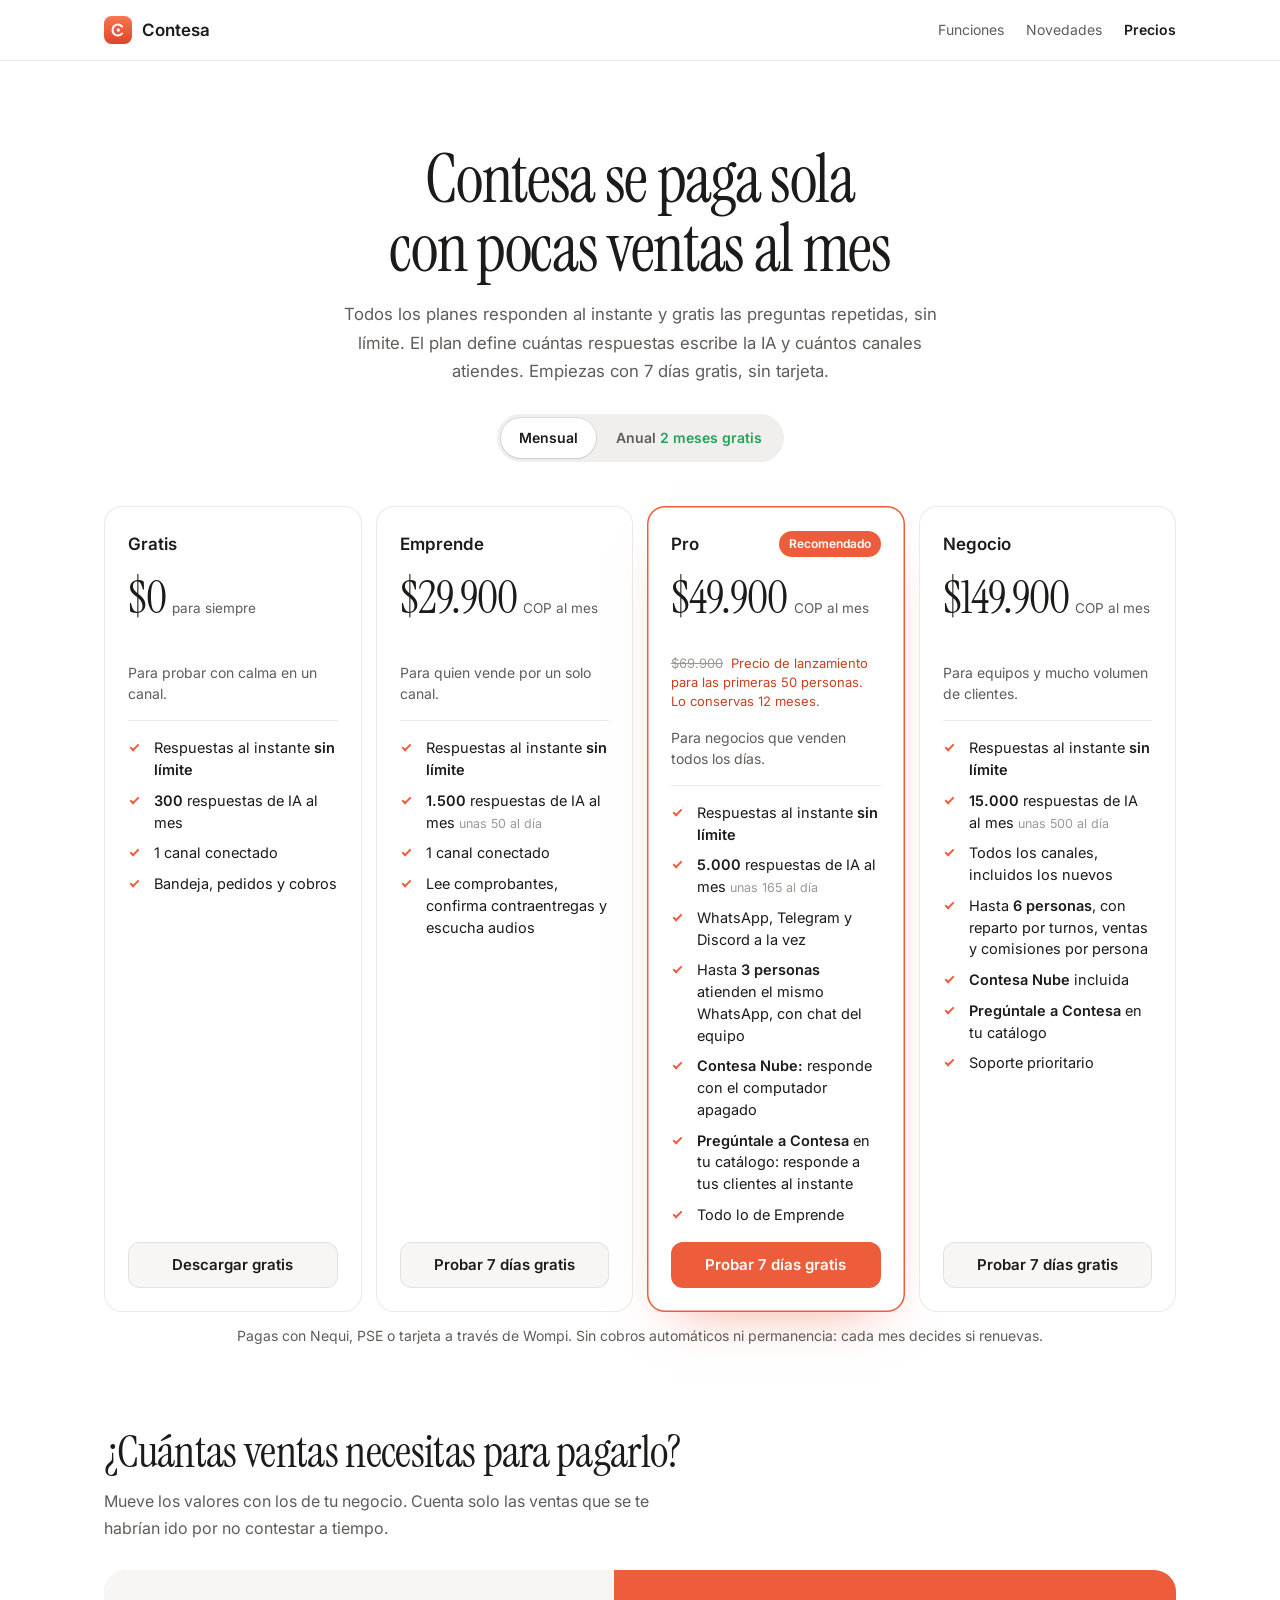
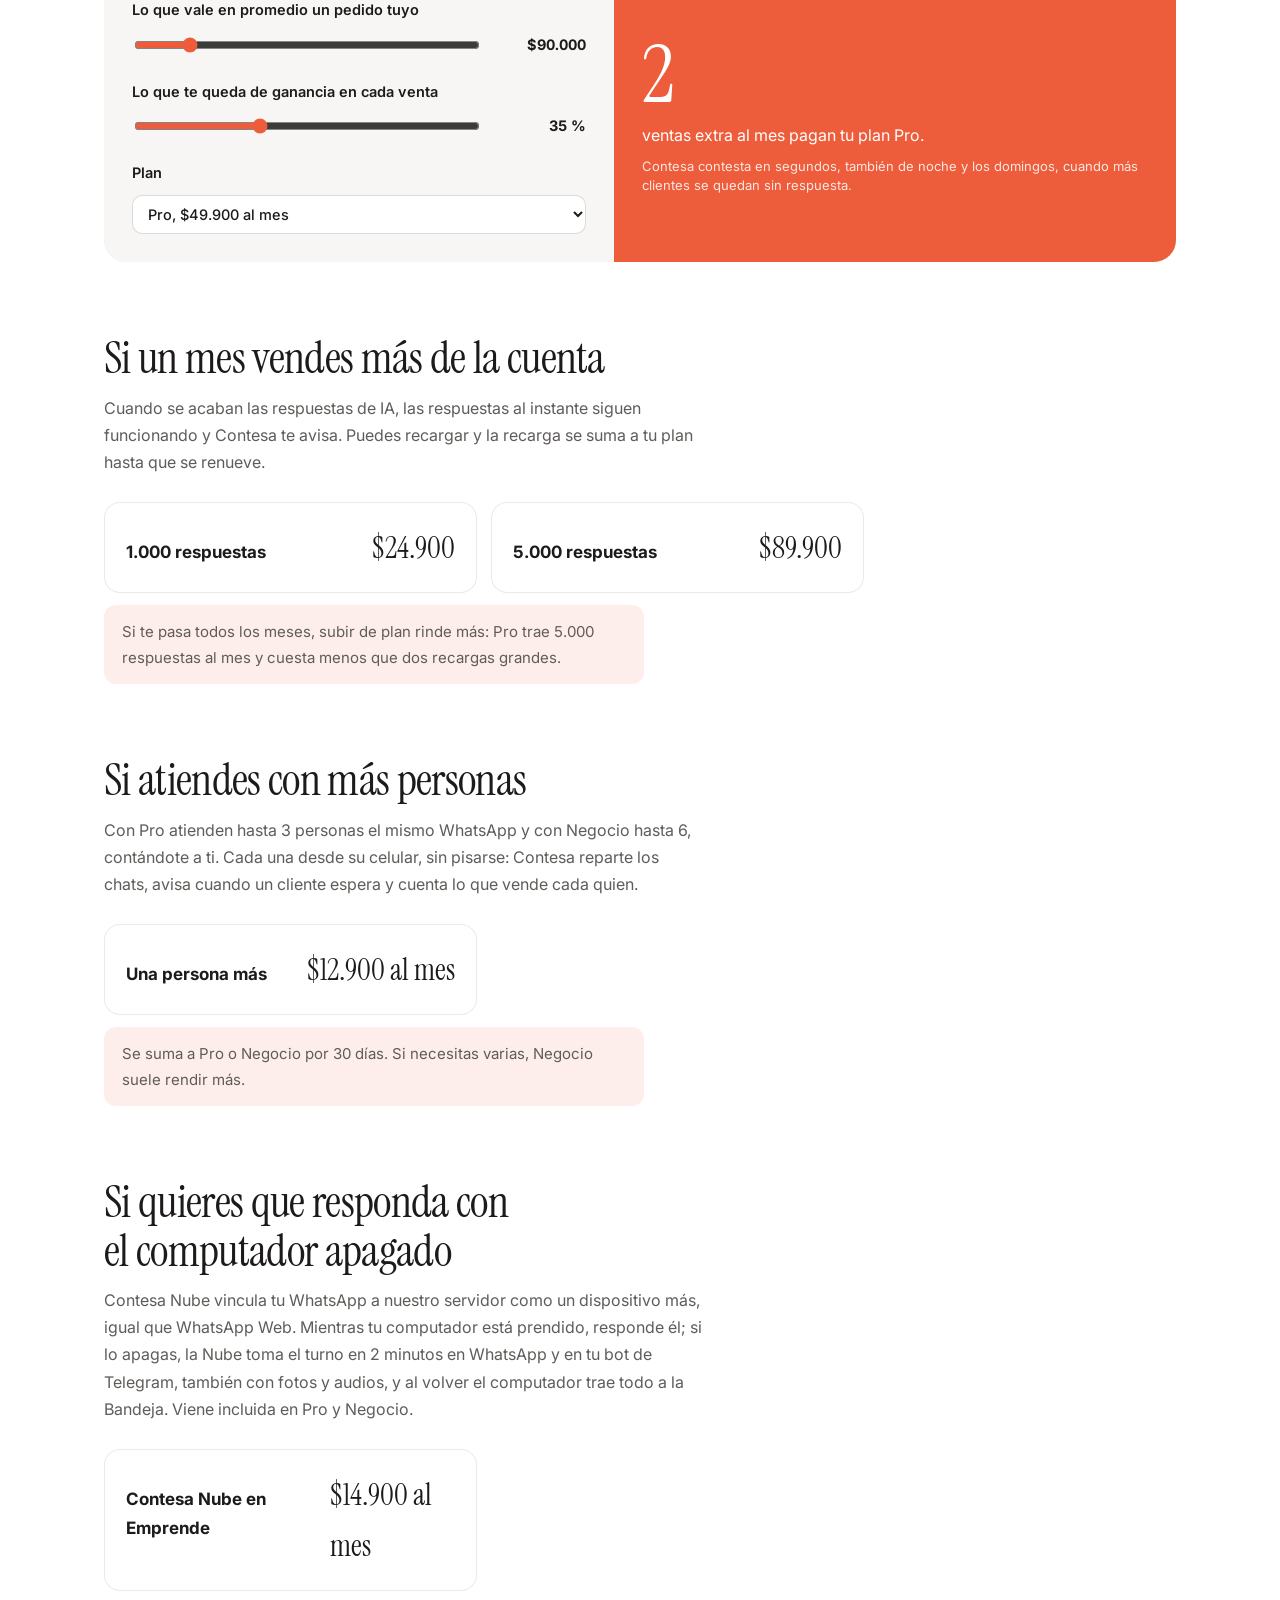
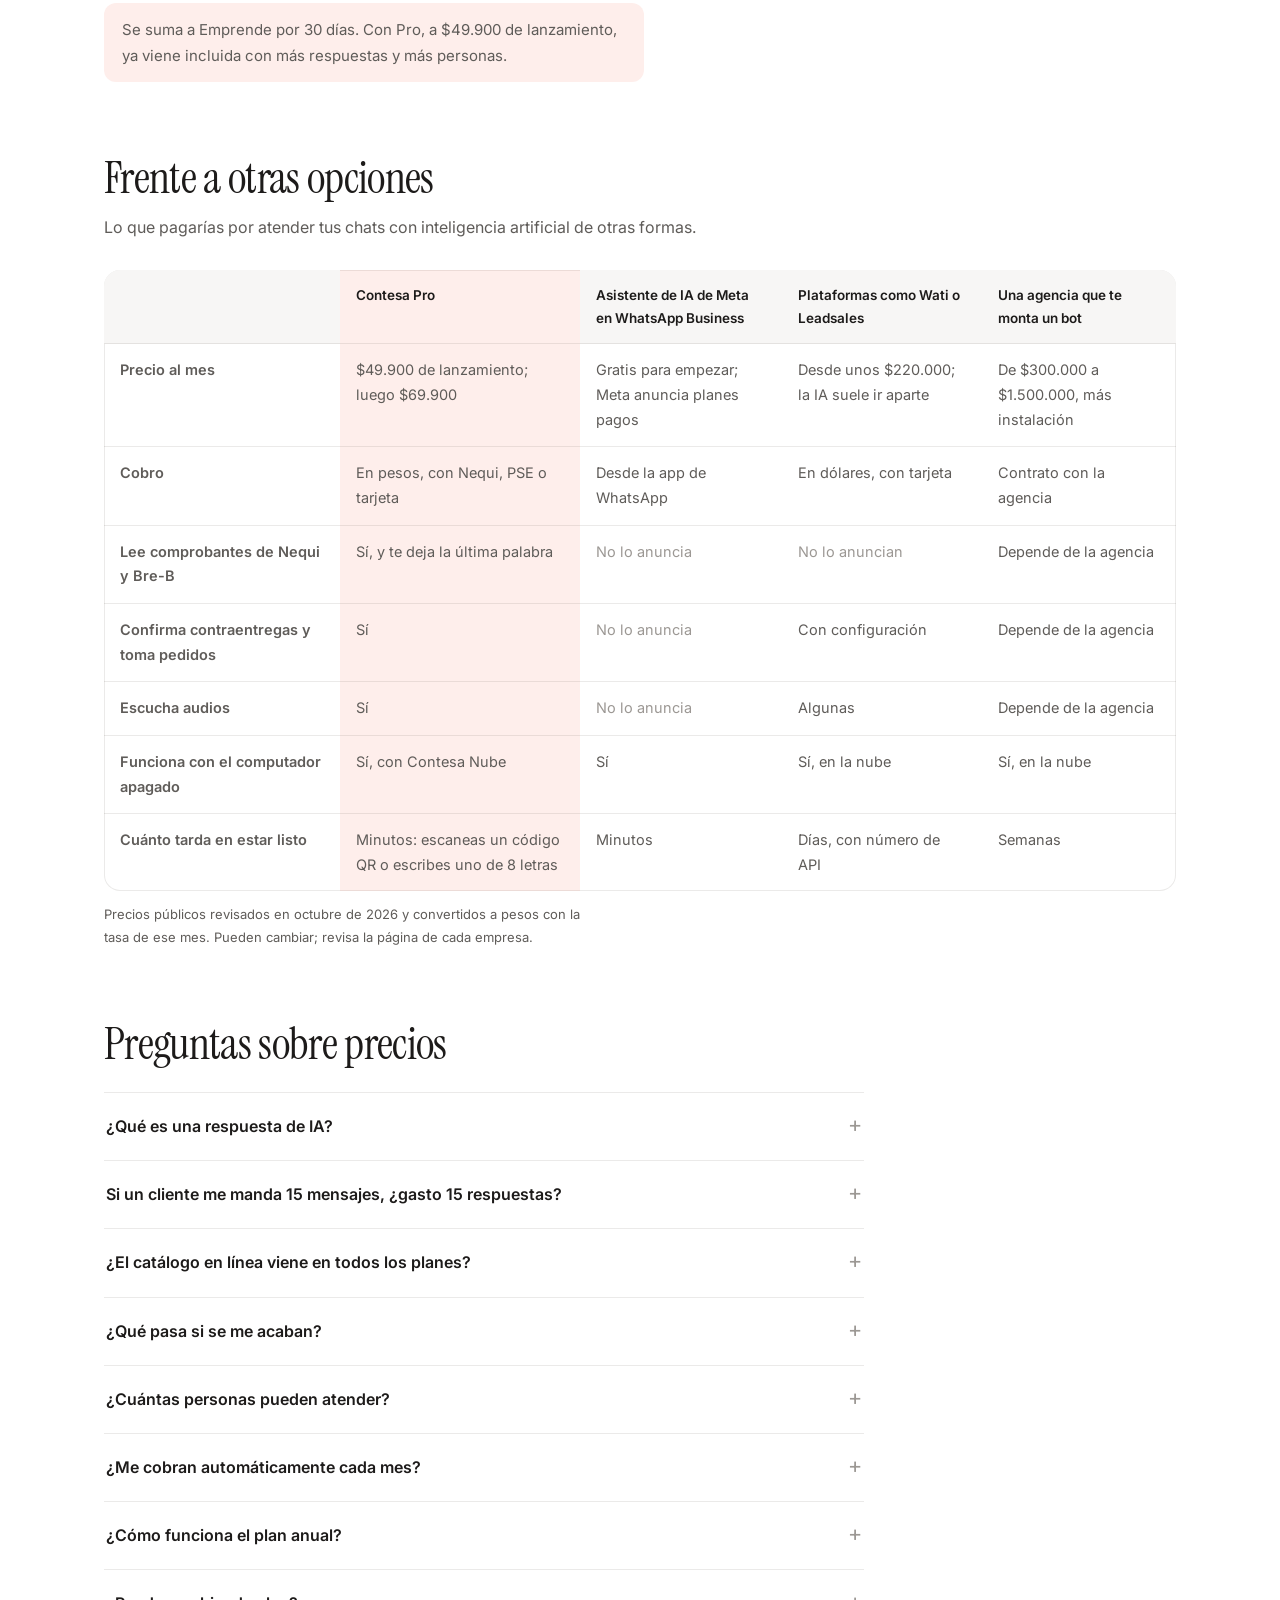
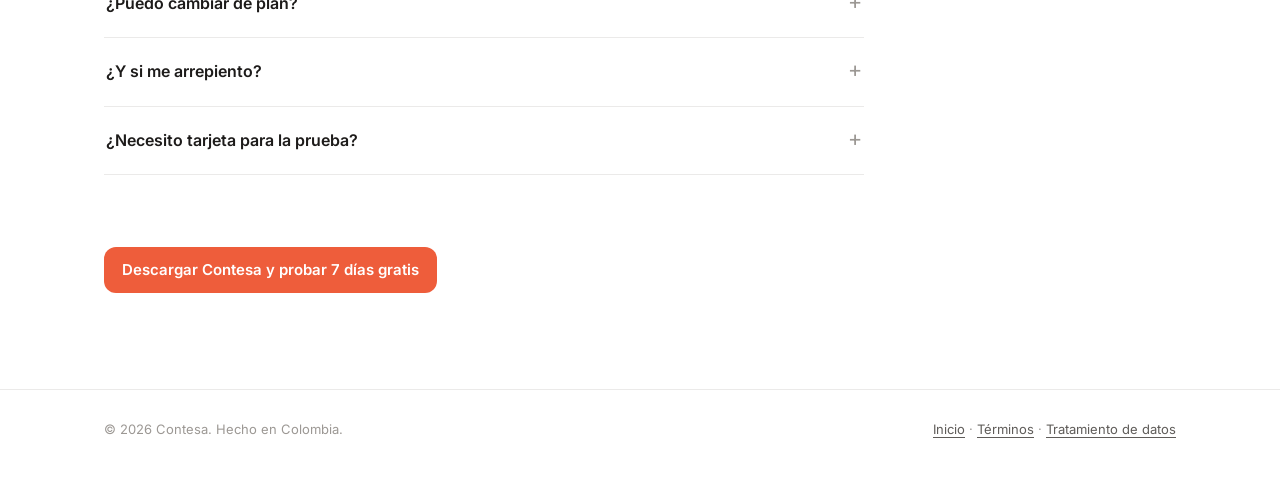
<file: precios.html>
<!DOCTYPE html>
<html lang="es">
<head>
<meta charset="UTF-8">
<meta name="viewport" content="width=device-width, initial-scale=1.0, viewport-fit=cover">
<title>Precios de Contesa</title>
<meta name="description" content="Planes de Contesa en pesos colombianos: Gratis, Emprende, Pro y Negocio. Respuestas al instante sin límite en todos. Paga con Nequi, PSE o tarjeta, sin cobros automáticos.">
<link rel="icon" type="image/svg+xml" href="data:image/svg+xml,%3Csvg xmlns='http://www.w3.org/2000/svg' viewBox='0 0 32 32'%3E%3Crect width='32' height='32' rx='7.5' fill='%23ee5d3b'/%3E%3Cpath d='M21.6 11.1A6.6 6.6 0 1 0 21.6 20.9' fill='none' stroke='white' stroke-width='2.6' stroke-linecap='round'/%3E%3Ccircle cx='16.2' cy='16' r='2' fill='white'/%3E%3C/svg%3E">
<link rel="preconnect" href="https://fonts.googleapis.com">
<link rel="preconnect" href="https://fonts.gstatic.com" crossorigin>
<link rel="stylesheet" href="https://fonts.googleapis.com/css2?family=Instrument+Serif&family=Inter:wght@400;500;600;700&display=swap">
<link rel="stylesheet" href="legal.css">
<style>
.p-head { padding-block: clamp(48px, 7vw, 84px) 8px; text-align: center; }
.p-head h1 { font-family: var(--serif); font-weight: 400; font-size: clamp(2.5rem, 6vw, 4.2rem); line-height: 1.02; letter-spacing: -0.02em; text-wrap: balance; max-width: 20ch; margin-inline: auto; }
.p-head p { margin: 18px auto 0; max-width: 54ch; color: var(--text-2); font-size: 1.05rem; }

.cycle { display: inline-flex; margin-top: 28px; padding: 4px; border-radius: 999px; background: var(--bg-sunk); gap: 2px; }
.cycle button { font: inherit; font-size: 14px; font-weight: 600; border: 0; background: none; color: var(--text-2); padding: 8px 18px; border-radius: 999px; cursor: pointer; }
.cycle button[aria-pressed="true"] { background: var(--bg); color: var(--text); box-shadow: 0 1px 2px rgba(0,0,0,.08), 0 0 0 1px var(--line); }
.cycle em { font-style: normal; color: var(--green, #22a356); font-weight: 600; }

.plans { display: grid; grid-template-columns: repeat(4, minmax(0, 1fr)); gap: 14px; padding-block: 36px 12px; align-items: stretch; }
.plan { display: flex; flex-direction: column; gap: 16px; padding: 24px; border-radius: 18px; background: var(--bg); box-shadow: inset 0 0 0 1px var(--line); }
.plan--pro { box-shadow: inset 0 0 0 1.5px var(--accent), 0 24px 50px -28px rgba(238, 93, 59, .55); }
.plan-top { display: flex; justify-content: space-between; align-items: center; gap: 8px; min-height: 24px; }
.plan-name { font-weight: 600; font-size: 17px; }
.flag { font-size: 12px; font-weight: 600; padding: 3px 10px; border-radius: 999px; background: var(--accent); color: #fff; }
.price { display: flex; align-items: baseline; gap: 6px; flex-wrap: wrap; }
.price b { font-family: var(--serif); font-weight: 400; font-size: 46px; line-height: 1; letter-spacing: -0.02em; font-variant-numeric: tabular-nums; }
.price span { font-size: 13.5px; color: var(--text-2); }
.yearly { font-size: 13px; color: var(--text-2); min-height: 20px; margin-top: -10px; font-variant-numeric: tabular-nums; }
.yearly s { color: var(--text-3); }
.launch { font-size: 13px; line-height: 1.45; color: var(--accent-ink); margin-top: -8px; }
.launch s { color: var(--text-3); margin-right: 4px; }
.tag { font-size: 14px; color: var(--text-2); line-height: 1.5; }
.plan ul { list-style: none; margin: 0; padding: 16px 0 0; border-top: 1px solid var(--line); display: flex; flex-direction: column; gap: 9px; flex: 1; font-size: 14.5px; line-height: 1.5; }
.plan li { display: grid; grid-template-columns: 16px minmax(0, 1fr); gap: 10px; }
.plan li::before { content: ''; width: 9px; height: 5px; margin: 7px 0 0 2px; border-left: 2px solid var(--accent); border-bottom: 2px solid var(--accent); transform: rotate(-45deg); }
.plan li b { font-weight: 600; }
.daily { font-size: 12.5px; color: var(--text-3); }
.btn { display: inline-flex; align-items: center; justify-content: center; min-height: 46px; padding: 0 18px; border-radius: 12px; font-weight: 600; font-size: 15px; text-decoration: none; }
.btn--primary { background: var(--accent); color: #fff; }
.btn--primary:hover { filter: brightness(.96); }
.btn--secondary { background: var(--bg-soft); color: var(--text); box-shadow: inset 0 0 0 1px var(--line); }
.btn--secondary:hover { background: var(--bg-sunk); }
.pay-note { text-align: center; color: var(--text-2); font-size: 14px; padding-bottom: 8px; }

.block { padding-block: 72px 0; }
.block > h2 { font-family: var(--serif); font-weight: 400; font-size: clamp(2rem, 4vw, 2.8rem); line-height: 1.08; letter-spacing: -0.015em; text-wrap: balance; max-width: 30ch; }
.block > p { margin-top: 12px; color: var(--text-2); max-width: 60ch; }

/* Calculadora: la pieza que distingue esta página */
.calc { margin-top: 28px; display: grid; grid-template-columns: minmax(0, 1fr) minmax(0, 1.1fr); border-radius: 22px; overflow: hidden; box-shadow: inset 0 0 0 1px var(--line); }
.calc-in { padding: 28px; display: flex; flex-direction: column; gap: 22px; background: var(--bg-soft); }
.calc label { display: flex; flex-direction: column; gap: 10px; font-weight: 600; font-size: 14.5px; }
.calc-row { display: flex; align-items: center; gap: 14px; }
.calc input[type=range] { flex: 1; accent-color: var(--accent); min-width: 0; }
.calc output { font-variant-numeric: tabular-nums; font-weight: 700; min-width: 9ch; text-align: right; }
.calc select { font: inherit; font-weight: 500; padding: 10px 12px; border-radius: 10px; border: 0; box-shadow: inset 0 0 0 1px var(--line-strong, var(--line)); background: var(--bg); color: var(--text); }
.calc-out { padding: 28px; display: flex; flex-direction: column; justify-content: center; gap: 10px; background: var(--accent); color: #fff; }
.calc-out .big { font-family: var(--serif); font-size: clamp(3.4rem, 7vw, 5rem); line-height: .95; letter-spacing: -0.02em; font-variant-numeric: tabular-nums; }
.calc-out p { font-size: 16px; line-height: 1.5; max-width: 34ch; }
.calc-out small { font-size: 13px; opacity: .85; line-height: 1.5; }

.topups { margin-top: 26px; display: grid; grid-template-columns: repeat(2, minmax(0, 1fr)); gap: 14px; max-width: 760px; }
.topup { padding: 20px 22px; border-radius: 16px; box-shadow: inset 0 0 0 1px var(--line); display: flex; justify-content: space-between; align-items: baseline; gap: 12px; }
.topup b { font-size: 17px; }
.topup span { font-family: var(--serif); font-size: 30px; font-variant-numeric: tabular-nums; }
.topup-note { margin-top: 14px; max-width: 760px; padding: 14px 18px; border-radius: 12px; background: var(--accent-soft); font-size: 15px; }

.cmp-wrap { margin-top: 28px; overflow-x: auto; border-radius: 16px; box-shadow: inset 0 0 0 1px var(--line); }
.cmp { width: 100%; min-width: 760px; border-collapse: collapse; font-size: 14.5px; }
.cmp th, .cmp td { padding: 14px 16px; text-align: left; border-bottom: 1px solid var(--line); vertical-align: top; }
.cmp thead th { background: var(--bg-soft); font-size: 13.5px; font-weight: 600; }
.cmp thead th:nth-child(2), .cmp td:nth-child(2) { background: var(--accent-soft); }
.cmp td:first-child { font-weight: 600; width: 22%; }
.cmp tr:last-child td { border-bottom: 0; }
.cmp .no { color: var(--text-3); }
.cmp-note { margin-top: 12px; font-size: 13px; color: var(--text-3); max-width: 80ch; }

.faq { margin-top: 24px; max-width: 760px; border-top: 1px solid var(--line); }
.faq details { border-bottom: 1px solid var(--line); }
.faq summary { list-style: none; cursor: pointer; padding: 20px 2px; font-weight: 600; font-size: 16px; display: flex; justify-content: space-between; gap: 16px; }
.faq summary::-webkit-details-marker { display: none; }
.faq summary::after { content: '+'; color: var(--text-3); font-weight: 400; font-size: 22px; line-height: 1; transition: transform .2s; }
.faq details[open] summary::after { transform: rotate(45deg); color: var(--accent); }
.faq p { padding: 0 2px 20px; color: var(--text-2); max-width: 62ch; }
.end { padding-block: 72px 96px; }

@media (max-width: 1000px) { .plans { grid-template-columns: repeat(2, minmax(0, 1fr)); } }
@media (max-width: 760px) {
  .plans, .calc, .topups { grid-template-columns: minmax(0, 1fr); }
  .plan--pro { order: -1; }
  .nav-links a:not([aria-current]) { display: none; }
}
@media (prefers-reduced-motion: reduce) { .faq summary::after { transition: none; } }
</style>
</head>
<body>

<header class="nav">
  <div class="wrap nav-inner">
    <a href="./" class="brand"><span class="mark"><svg viewBox="0 0 24 24" aria-hidden="true"><path d="M17.4 7.4A7.2 7.2 0 1 0 17.4 16.6" fill="none" stroke="#fff" stroke-width="2.7" stroke-linecap="round"/><circle cx="12.4" cy="12" r="2.2" fill="#fff"/></svg></span>Contesa</a>
    <nav class="nav-links" aria-label="Sitio">
      <a href="./#funciones">Funciones</a>
      <a href="novedades.html">Novedades</a>
      <a href="precios.html" aria-current="page">Precios</a>
    </nav>
  </div>
</header>

<main class="wrap">
  <section class="p-head">
    <h1>Contesa se paga sola con pocas ventas al mes</h1>
    <p>Todos los planes responden al instante y gratis las preguntas repetidas, sin límite. El plan define cuántas respuestas escribe la IA y cuántos canales atiendes. Empiezas con 7 días gratis, sin tarjeta.</p>
    <div class="cycle" role="group" aria-label="Forma de pago">
      <button type="button" data-cycle="month" aria-pressed="true">Mensual</button>
      <button type="button" data-cycle="year" aria-pressed="false">Anual <em>2 meses gratis</em></button>
    </div>
  </section>

  <section class="plans" aria-label="Planes">
    <article class="plan">
      <div class="plan-top"><span class="plan-name">Gratis</span></div>
      <div class="price"><b>$0</b><span>para siempre</span></div>
      <div class="yearly"></div>
      <p class="tag">Para probar con calma en un canal.</p>
      <ul>
        <li><span>Respuestas al instante <b>sin límite</b></span></li>
        <li><span><b>300</b> respuestas de IA al mes</span></li>
        <li><span>1 canal conectado</span></li>
        <li><span>Bandeja, pedidos y cobros</span></li>
      </ul>
      <a href="https://aura-server-oisv.onrender.com/download" class="btn btn--secondary">Descargar gratis</a>
    </article>

    <article class="plan" data-month="29900" data-year="299000">
      <div class="plan-top"><span class="plan-name">Emprende</span></div>
      <div class="price"><b data-price>$29.900</b><span>COP al mes</span></div>
      <div class="yearly"></div>
      <p class="tag">Para quien vende por un solo canal.</p>
      <ul>
        <li><span>Respuestas al instante <b>sin límite</b></span></li>
        <li><span><b>1.500</b> respuestas de IA al mes <span class="daily">unas 50 al día</span></span></li>
        <li><span>1 canal conectado</span></li>
        <li><span>Lee comprobantes, confirma contraentregas y escucha audios</span></li>
      </ul>
      <a href="https://aura-server-oisv.onrender.com/download" class="btn btn--secondary">Probar 7 días gratis</a>
    </article>

    <article class="plan plan--pro" data-month="69900" data-year="699000" data-launch-month="49900" data-launch-year="499000">
      <div class="plan-top"><span class="plan-name">Pro</span><span class="flag">Recomendado</span></div>
      <div class="price"><b data-price>$49.900</b><span>COP al mes</span></div>
      <div class="yearly"></div>
      <p class="launch" data-launch><s>$69.900</s> Precio de lanzamiento para las primeras 50 personas. Lo conservas 12 meses.</p>
      <p class="tag">Para negocios que venden todos los días.</p>
      <ul>
        <li><span>Respuestas al instante <b>sin límite</b></span></li>
        <li><span><b>5.000</b> respuestas de IA al mes <span class="daily">unas 165 al día</span></span></li>
        <li><span>WhatsApp, Telegram y Discord a la vez</span></li>
        <li><span>Hasta <b>3 personas</b> atienden el mismo WhatsApp, con chat del equipo</span></li>
        <li><span><b>Contesa Nube:</b> responde con el computador apagado</span></li>
        <li><span><b>Pregúntale a Contesa</b> en tu catálogo: responde a tus clientes al instante</span></li>
        <li><span>Todo lo de Emprende</span></li>
      </ul>
      <a href="https://aura-server-oisv.onrender.com/download" class="btn btn--primary">Probar 7 días gratis</a>
    </article>

    <article class="plan" data-month="149900" data-year="1499000">
      <div class="plan-top"><span class="plan-name">Negocio</span></div>
      <div class="price"><b data-price>$149.900</b><span>COP al mes</span></div>
      <div class="yearly"></div>
      <p class="tag">Para equipos y mucho volumen de clientes.</p>
      <ul>
        <li><span>Respuestas al instante <b>sin límite</b></span></li>
        <li><span><b>15.000</b> respuestas de IA al mes <span class="daily">unas 500 al día</span></span></li>
        <li><span>Todos los canales, incluidos los nuevos</span></li>
        <li><span>Hasta <b>6 personas</b>, con reparto por turnos, ventas y comisiones por persona</span></li>
        <li><span><b>Contesa Nube</b> incluida</span></li>
        <li><span><b>Pregúntale a Contesa</b> en tu catálogo</span></li>
        <li><span>Soporte prioritario</span></li>
      </ul>
      <a href="https://aura-server-oisv.onrender.com/download" class="btn btn--secondary">Probar 7 días gratis</a>
    </article>
  </section>
  <p class="pay-note">Pagas con Nequi, PSE o tarjeta a través de Wompi. Sin cobros automáticos ni permanencia: cada mes decides si renuevas.</p>

  <section class="block" aria-labelledby="calc-t">
    <h2 id="calc-t">¿Cuántas ventas necesitas para pagarlo?</h2>
    <p>Mueve los valores con los de tu negocio. Cuenta solo las ventas que se te habrían ido por no contestar a tiempo.</p>
    <div class="calc">
      <div class="calc-in">
        <label>Lo que vale en promedio un pedido tuyo
          <span class="calc-row"><input type="range" id="ticket" min="20000" max="500000" step="5000" value="90000"><output id="ticketOut" for="ticket">$90.000</output></span>
        </label>
        <label>Lo que te queda de ganancia en cada venta
          <span class="calc-row"><input type="range" id="margin" min="10" max="80" step="5" value="35"><output id="marginOut" for="margin">35 %</output></span>
        </label>
        <label>Plan
          <select id="plan">
            <option value="29900">Emprende, $29.900 al mes</option>
            <option value="49900" id="proOpt" selected>Pro, $49.900 al mes</option>
            <option value="149900">Negocio, $149.900 al mes</option>
          </select>
        </label>
      </div>
      <div class="calc-out" aria-live="polite">
        <div class="big" id="sales">3</div>
        <p id="salesText">ventas extra al mes pagan tu plan Pro.</p>
        <small>Contesa contesta en segundos, también de noche y los domingos, cuando más clientes se quedan sin respuesta.</small>
      </div>
    </div>
  </section>

  <section class="block" aria-labelledby="rec-t">
    <h2 id="rec-t">Si un mes vendes más de la cuenta</h2>
    <p>Cuando se acaban las respuestas de IA, las respuestas al instante siguen funcionando y Contesa te avisa. Puedes recargar y la recarga se suma a tu plan hasta que se renueve.</p>
    <div class="topups">
      <div class="topup"><b>1.000 respuestas</b><span>$24.900</span></div>
      <div class="topup"><b>5.000 respuestas</b><span>$89.900</span></div>
    </div>
    <p class="topup-note">Si te pasa todos los meses, subir de plan rinde más: Pro trae 5.000 respuestas al mes y cuesta menos que dos recargas grandes.</p>
  </section>

  <section class="block" aria-labelledby="team-t">
    <h2 id="team-t">Si atiendes con más personas</h2>
    <p>Con Pro atienden hasta 3 personas el mismo WhatsApp y con Negocio hasta 6, contándote a ti. Cada una desde su celular, sin pisarse: Contesa reparte los chats, avisa cuando un cliente espera y cuenta lo que vende cada quien.</p>
    <div class="topups">
      <div class="topup"><b>Una persona más</b><span>$12.900 al mes</span></div>
    </div>
    <p class="topup-note">Se suma a Pro o Negocio por 30 días. Si necesitas varias, Negocio suele rendir más.</p>
  </section>

  <section class="block" aria-labelledby="nube-t">
    <h2 id="nube-t">Si quieres que responda con el computador apagado</h2>
    <p>Contesa Nube vincula tu WhatsApp a nuestro servidor como un dispositivo más, igual que WhatsApp Web. Mientras tu computador está prendido, responde él; si lo apagas, la Nube toma el turno en 2 minutos en WhatsApp y en tu bot de Telegram, también con fotos y audios, y al volver el computador trae todo a la Bandeja. Viene incluida en Pro y Negocio.</p>
    <div class="topups">
      <div class="topup"><b>Contesa Nube en Emprende</b><span>$14.900 al mes</span></div>
    </div>
    <p class="topup-note">Se suma a Emprende por 30 días. Con Pro, a $49.900 de lanzamiento, ya viene incluida con más respuestas y más personas.</p>
  </section>

  <section class="block" aria-labelledby="cmp-t">
    <h2 id="cmp-t">Frente a otras opciones</h2>
    <p>Lo que pagarías por atender tus chats con inteligencia artificial de otras formas.</p>
    <div class="cmp-wrap">
      <table class="cmp">
        <thead><tr><th></th><th>Contesa Pro</th><th>Asistente de IA de Meta en WhatsApp Business</th><th>Plataformas como Wati o Leadsales</th><th>Una agencia que te monta un bot</th></tr></thead>
        <tbody>
          <tr><td>Precio al mes</td><td>$49.900 de lanzamiento; luego $69.900</td><td>Gratis para empezar; Meta anuncia planes pagos</td><td>Desde unos $220.000; la IA suele ir aparte</td><td>De $300.000 a $1.500.000, más instalación</td></tr>
          <tr><td>Cobro</td><td>En pesos, con Nequi, PSE o tarjeta</td><td>Desde la app de WhatsApp</td><td>En dólares, con tarjeta</td><td>Contrato con la agencia</td></tr>
          <tr><td>Lee comprobantes de Nequi y Bre-B</td><td>Sí, y te deja la última palabra</td><td class="no">No lo anuncia</td><td class="no">No lo anuncian</td><td>Depende de la agencia</td></tr>
          <tr><td>Confirma contraentregas y toma pedidos</td><td>Sí</td><td class="no">No lo anuncia</td><td>Con configuración</td><td>Depende de la agencia</td></tr>
          <tr><td>Escucha audios</td><td>Sí</td><td class="no">No lo anuncia</td><td>Algunas</td><td>Depende de la agencia</td></tr>
          <tr><td>Funciona con el computador apagado</td><td>Sí, con Contesa Nube</td><td>Sí</td><td>Sí, en la nube</td><td>Sí, en la nube</td></tr>
          <tr><td>Cuánto tarda en estar listo</td><td>Minutos: escaneas un código QR o escribes uno de 8 letras</td><td>Minutos</td><td>Días, con número de API</td><td>Semanas</td></tr>
        </tbody>
      </table>
    </div>
    <p class="cmp-note">Precios públicos revisados en octubre de 2026 y convertidos a pesos con la tasa de ese mes. Pueden cambiar; revisa la página de cada empresa.</p>
  </section>

  <section class="block" aria-labelledby="faq-t">
    <h2 id="faq-t">Preguntas sobre precios</h2>
    <div class="faq">
      <details><summary>¿Qué es una respuesta de IA?</summary><p>Una respuesta que Contesa redacta para tu cliente cuando no es una respuesta al instante: recomendar, comparar opciones, resolver dudas, armar un pedido o conversar. Las respuestas al instante, como precios, envíos por ciudad, horarios, datos de pago, preguntas frecuentes o fotos del catálogo, no gastan respuestas de IA y no tienen límite en ningún plan.</p></details>
      <details><summary>Si un cliente me manda 15 mensajes, ¿gasto 15 respuestas?</summary><p>No. Los mensajes seguidos de un cliente se responden juntos, con una sola respuesta. Las preguntas de precios, envíos por ciudad, datos de pago, horario y catálogo se responden al instante y no gastan respuestas de IA. Si otra persona hace la misma pregunta el mismo día, Contesa reutiliza la respuesta gratis. Y puedes poner un tope de respuestas de IA por cliente al día: al llegar, Contesa le pasa el chat a una persona.</p></details>
      <details><summary>¿El catálogo en línea viene en todos los planes?</summary><p>Viene con los planes de pago: Emprende publica hasta 100 productos, Pro hasta 1.000 y Negocio sin límite. Tus clientes arman el pedido en el catálogo y te lo mandan al chat con un código. En el plan Gratis puedes armarlo y verlo en vista previa, pero solo lo ves tú.</p></details>
      <details><summary>¿Qué pasa si se me acaban?</summary><p>Las respuestas al instante siguen funcionando y los mensajes nuevos quedan en tu bandeja para que los contestes tú. Puedes recargar, subir de plan o esperar a que tu plan se renueve.</p></details>
      <details><summary>¿Cuántas personas pueden atender?</summary><p>Gratis y Emprende son para una persona. Pro incluye 3 y Negocio 6, contándote a ti. Puedes sumar personas a Pro o Negocio por $12.900 al mes cada una. Los vendedores atienden desde su celular y su celular nunca responde solo.</p></details>
      <details><summary>¿Me cobran automáticamente cada mes?</summary><p>No. Contesa no guarda tu tarjeta ni cobra sola. Antes de que venza tu plan te avisamos y tú decides si renuevas.</p></details>
      <details><summary>¿Cómo funciona el plan anual?</summary><p>Pagas 10 meses y usas 12. Las respuestas de IA se renuevan cada 30 días, igual que en el plan mensual.</p></details>
      <details><summary>¿Puedo cambiar de plan?</summary><p>Sí, cuando quieras, desde la pantalla Planes de la app. El plan nuevo empieza en el momento en que pagas.</p></details>
      <details><summary>¿Y si me arrepiento?</summary><p>Tienes 5 días hábiles desde el pago para retractarte y pedir tu dinero. Lo explicamos en los <a href="terminos.html#retracto">términos</a>.</p></details>
      <details><summary>¿Necesito tarjeta para la prueba?</summary><p>No. Descargas Contesa y tienes 7 días con los tres canales y 100 respuestas de IA al día. Al terminar, sigues en el plan Gratis si no eliges otro.</p></details>
    </div>
  </section>

  <section class="end">
    <a href="https://aura-server-oisv.onrender.com/download" class="btn btn--primary">Descargar Contesa y probar 7 días gratis</a>
  </section>
</main>

<footer class="footer">
  <div class="wrap">
    <span>© 2026 Contesa. Hecho en Colombia.</span>
    <span><a href="./">Inicio</a> · <a href="terminos.html">Términos</a> · <a href="privacidad.html">Tratamiento de datos</a></span>
  </div>
</footer>

<script>
(function () {
  var cop = function (n) { return '$' + Math.round(n).toLocaleString('es-CO') }
  var buttons = document.querySelectorAll('.cycle button')
  var launch = true, cycle = 'month'
  function setCycle(c) {
    cycle = c
    buttons.forEach(function (b) { b.setAttribute('aria-pressed', String(b.dataset.cycle === c)) })
    document.querySelectorAll('.plan[data-month]').forEach(function (p) {
      var promo = launch && p.dataset.launchMonth
      var list = +p.dataset.month, m = promo ? +p.dataset.launchMonth : list, y = promo ? +p.dataset.launchYear : +p.dataset.year
      p.querySelector('[data-price]').textContent = cop(c === 'year' ? Math.round(y / 1200) * 100 : m)
      p.querySelector('.yearly').innerHTML = c === 'year' ? cop(y) + ' al año <s>' + cop(list * 12) + '</s>' : ''
      var note = p.querySelector('[data-launch]')
      if (note) note.hidden = !promo
    })
  }
  buttons.forEach(function (b) { b.addEventListener('click', function () { setCycle(b.dataset.cycle) }) })

  var ticket = document.getElementById('ticket'), margin = document.getElementById('margin'), plan = document.getElementById('plan')
  function calc() {
    var t = +ticket.value, m = +margin.value / 100, price = +plan.value
    document.getElementById('ticketOut').textContent = cop(t)
    document.getElementById('marginOut').textContent = margin.value + ' %'
    var n = Math.max(1, Math.ceil(price / (t * m)))
    var name = plan.options[plan.selectedIndex].text.split(',')[0]
    document.getElementById('sales').textContent = n
    document.getElementById('salesText').textContent = (n === 1 ? 'venta extra al mes paga' : 'ventas extra al mes pagan') + ' tu plan ' + name + '.'
  }
  [ticket, margin, plan].forEach(function (el) { el.addEventListener('input', calc) })
  calc()

  // Cupos de lanzamiento: los cuenta el servidor. Si ya no quedan, se muestra el precio de lista.
  fetch('https://aura-server-oisv.onrender.com/payments/plans').then(function (r) { return r.json() }).then(function (d) {
    if (!d.launch) return
    var note = document.querySelector('[data-launch]')
    if (d.launch.left > 0) {
      note.innerHTML = '<s>$69.900</s> Precio de lanzamiento: quedan ' + d.launch.left + ' de ' + d.launch.seats + ' cupos. Lo conservas 12 meses.'
      return
    }
    launch = false
    var opt = document.getElementById('proOpt')
    opt.value = '69900'; opt.textContent = 'Pro, $69.900 al mes'
    setCycle(cycle); calc()
  }).catch(function () {})
})()
</script>
</body>
</html>
</file>
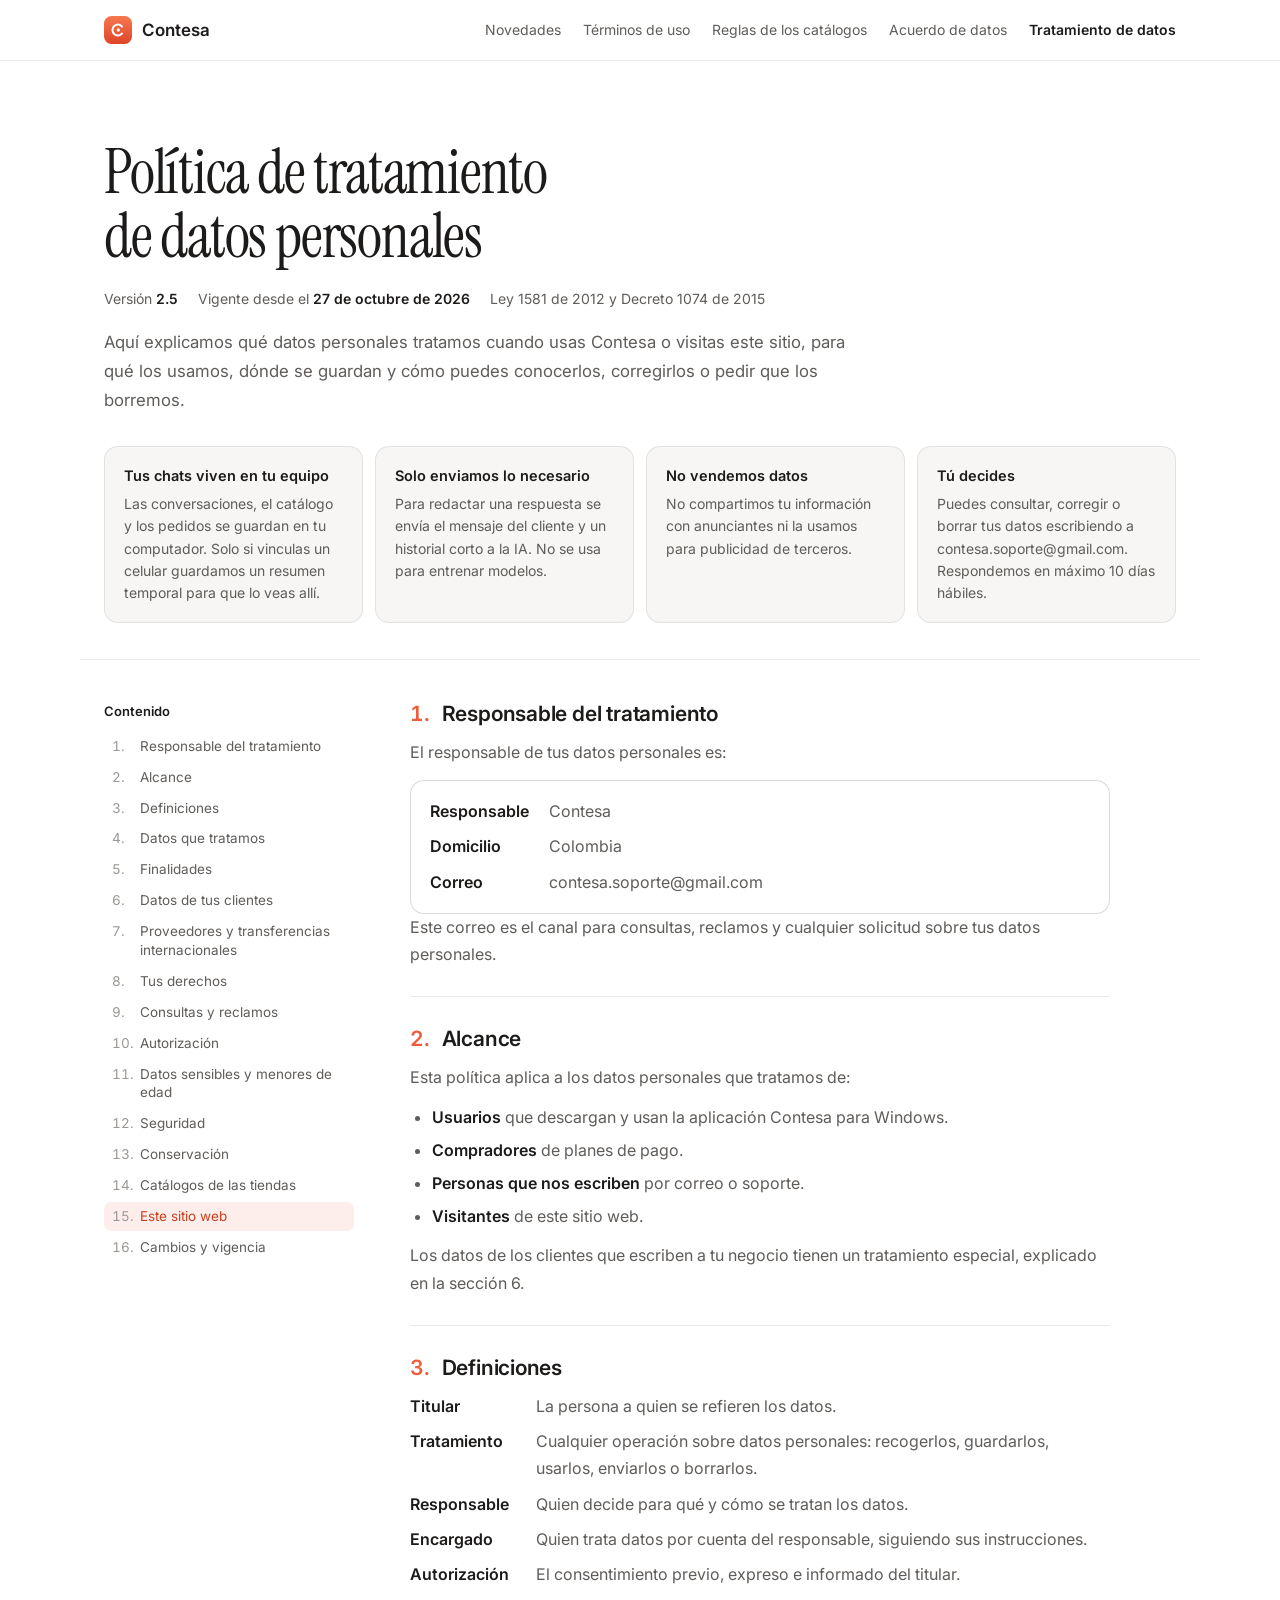
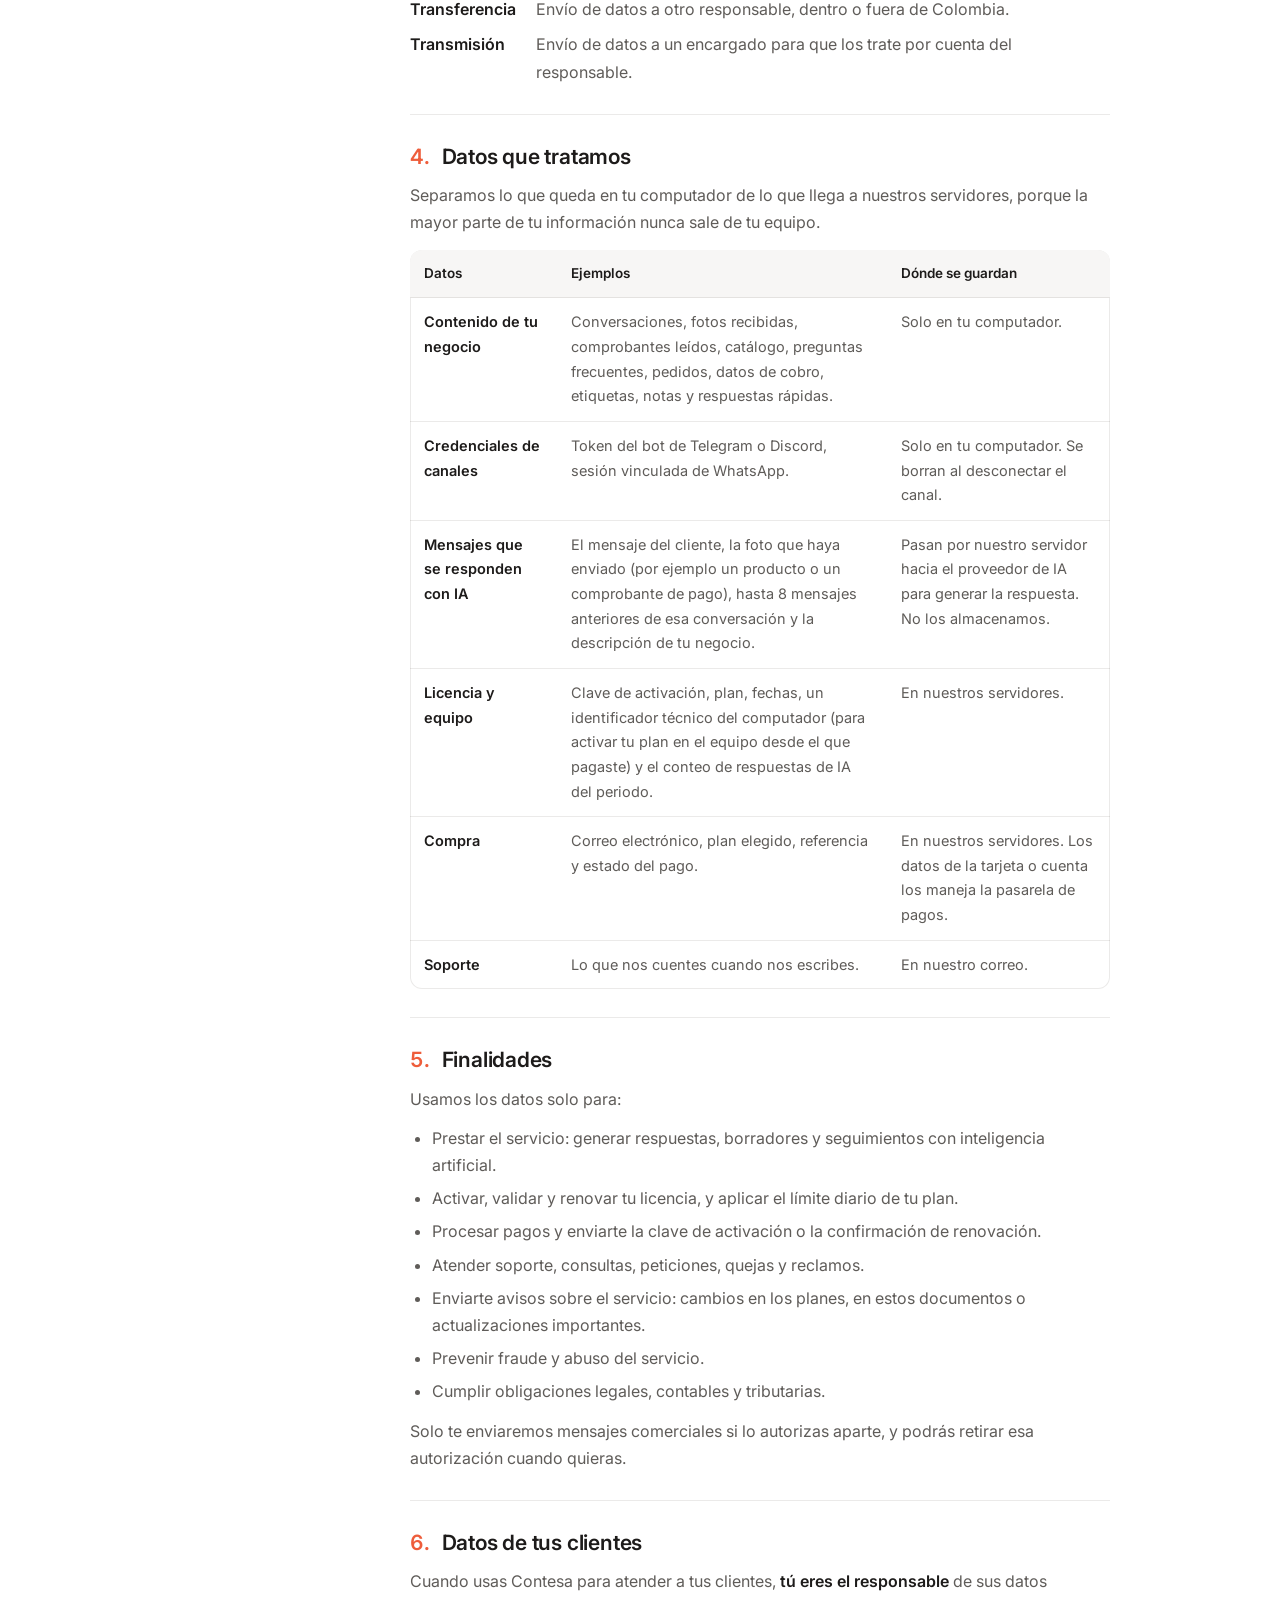
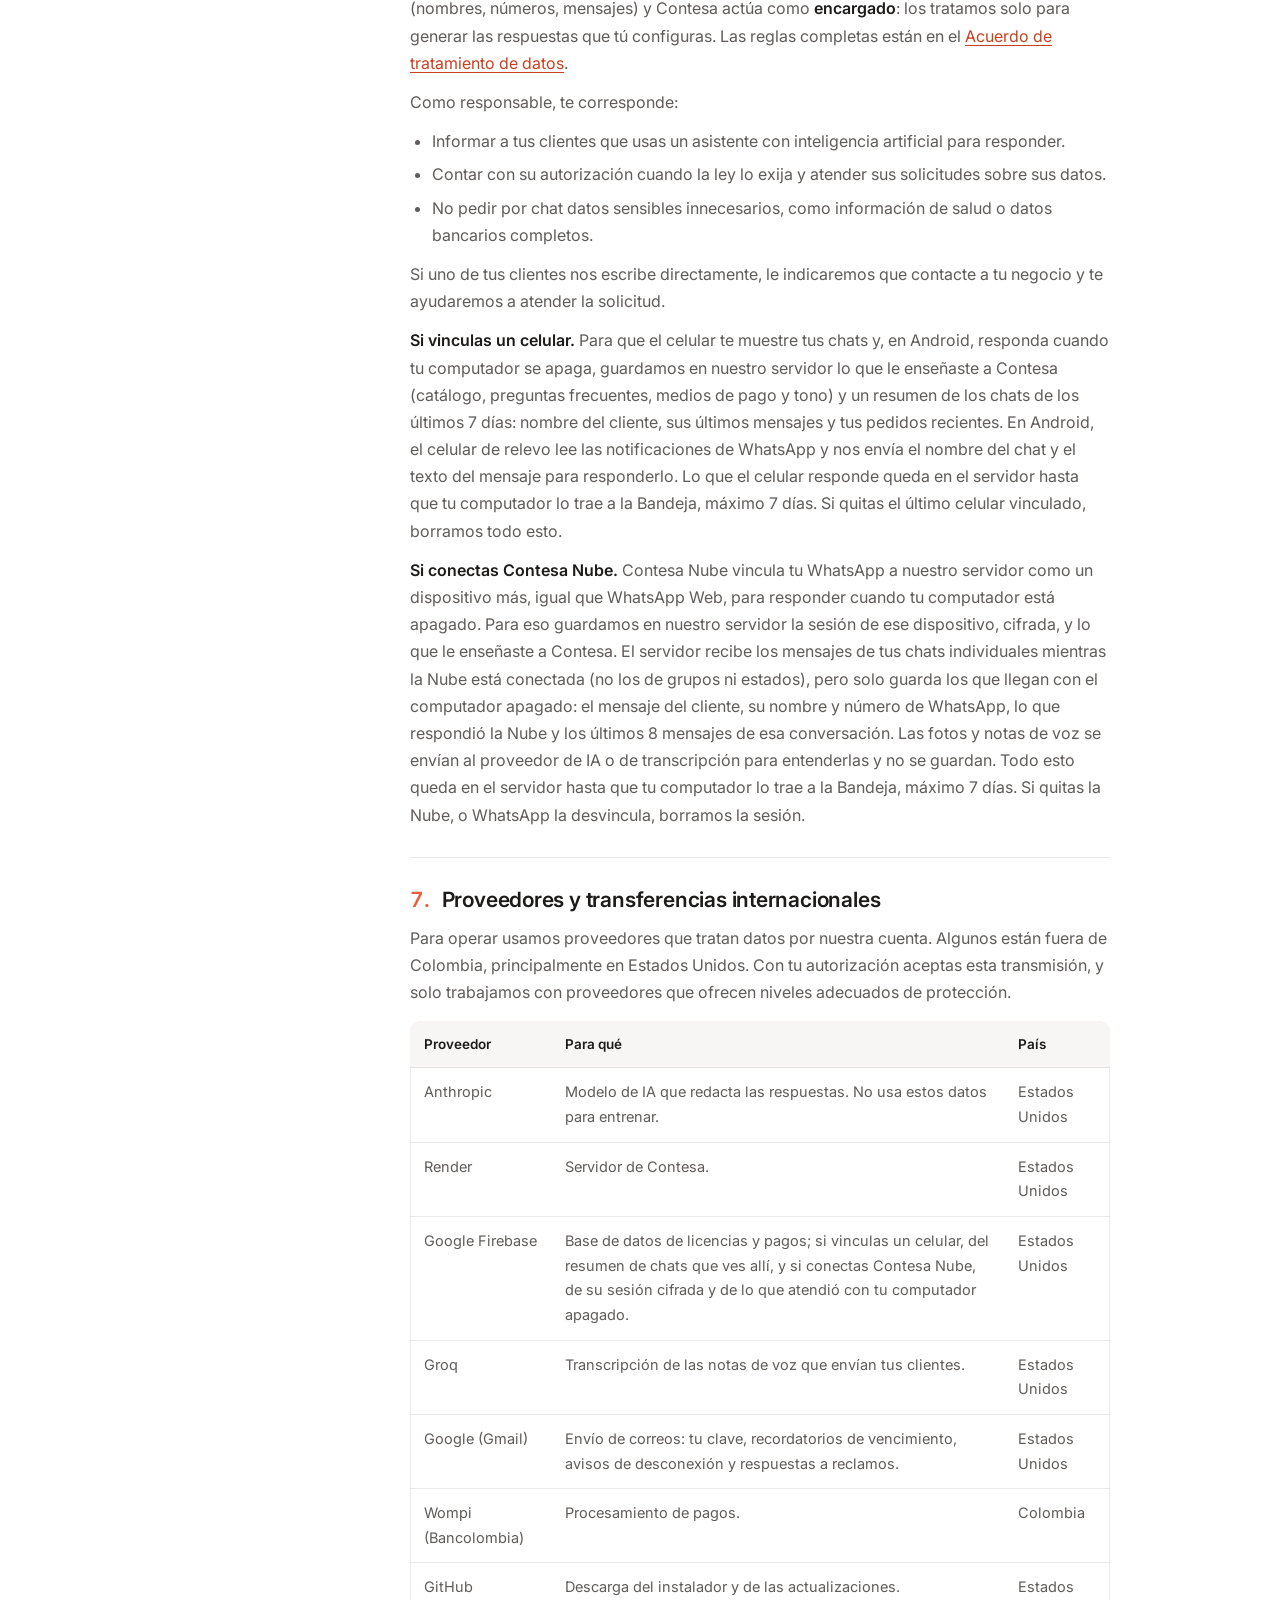
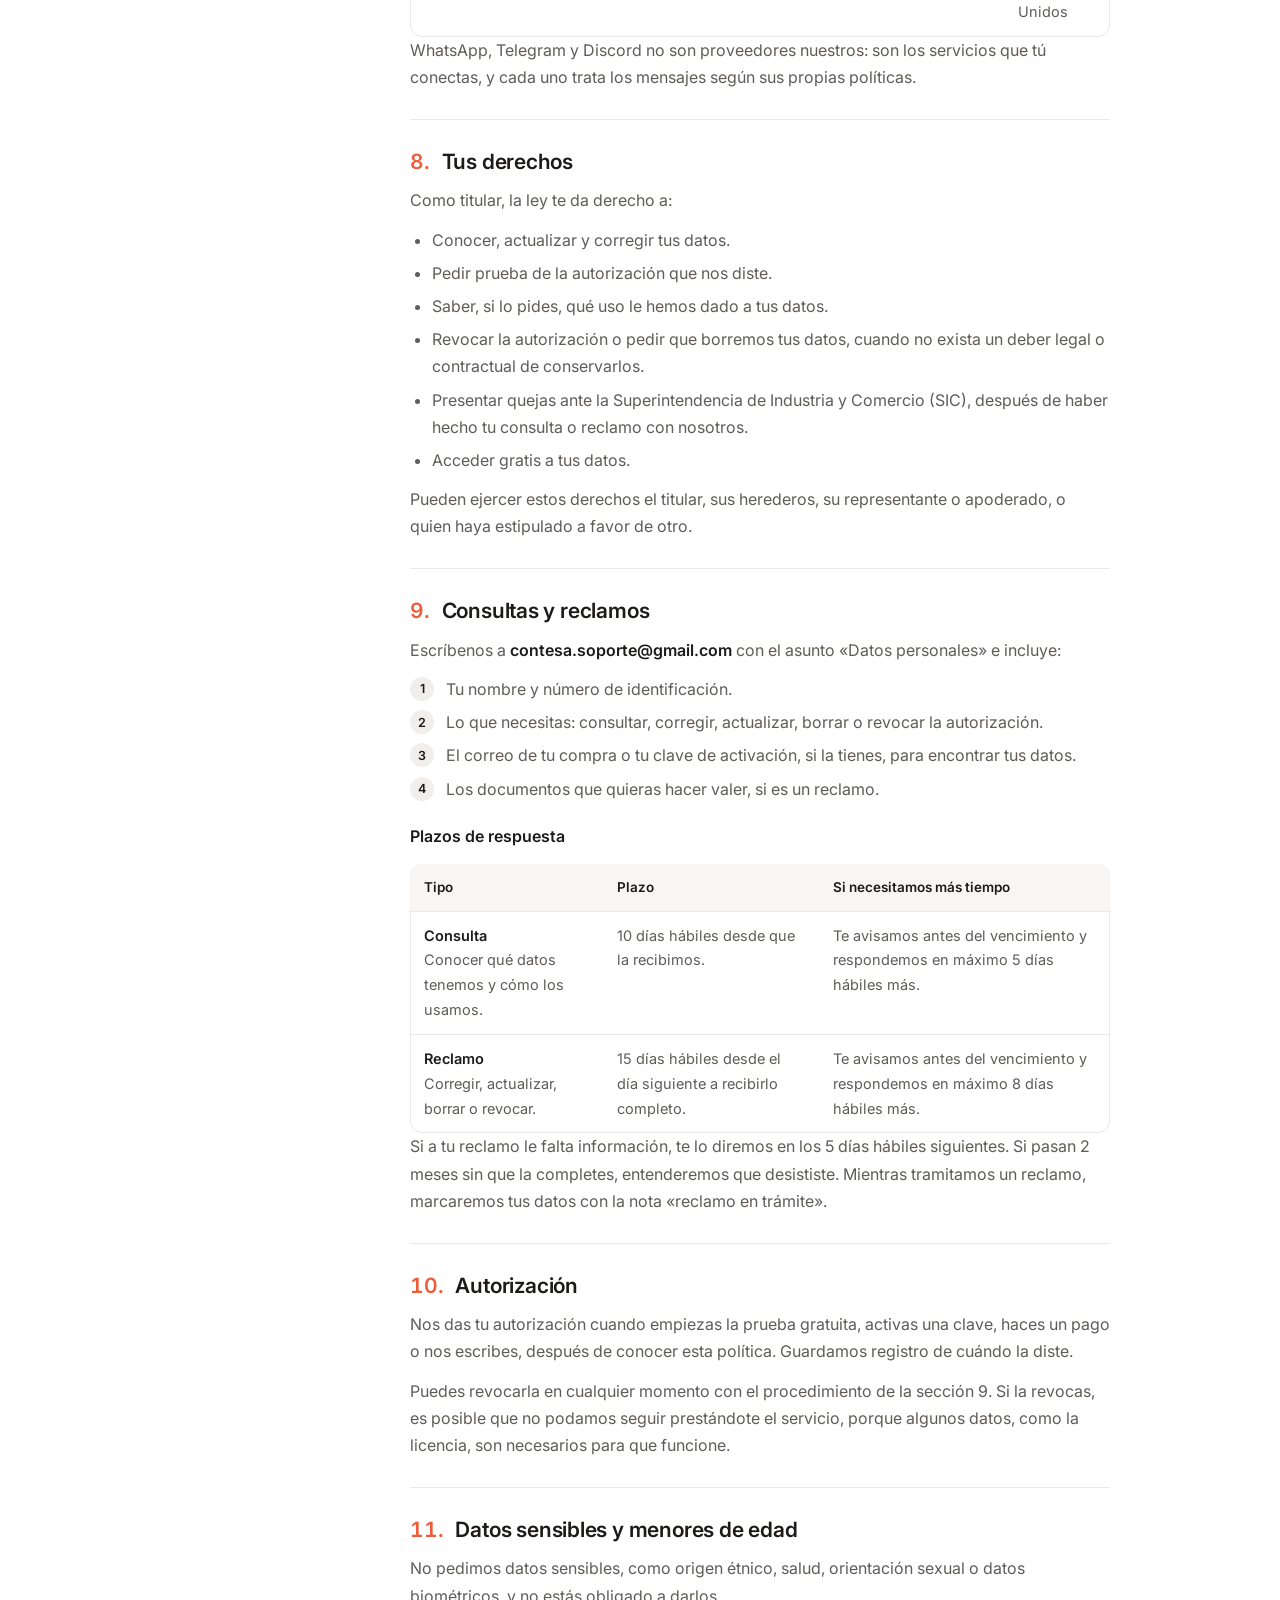
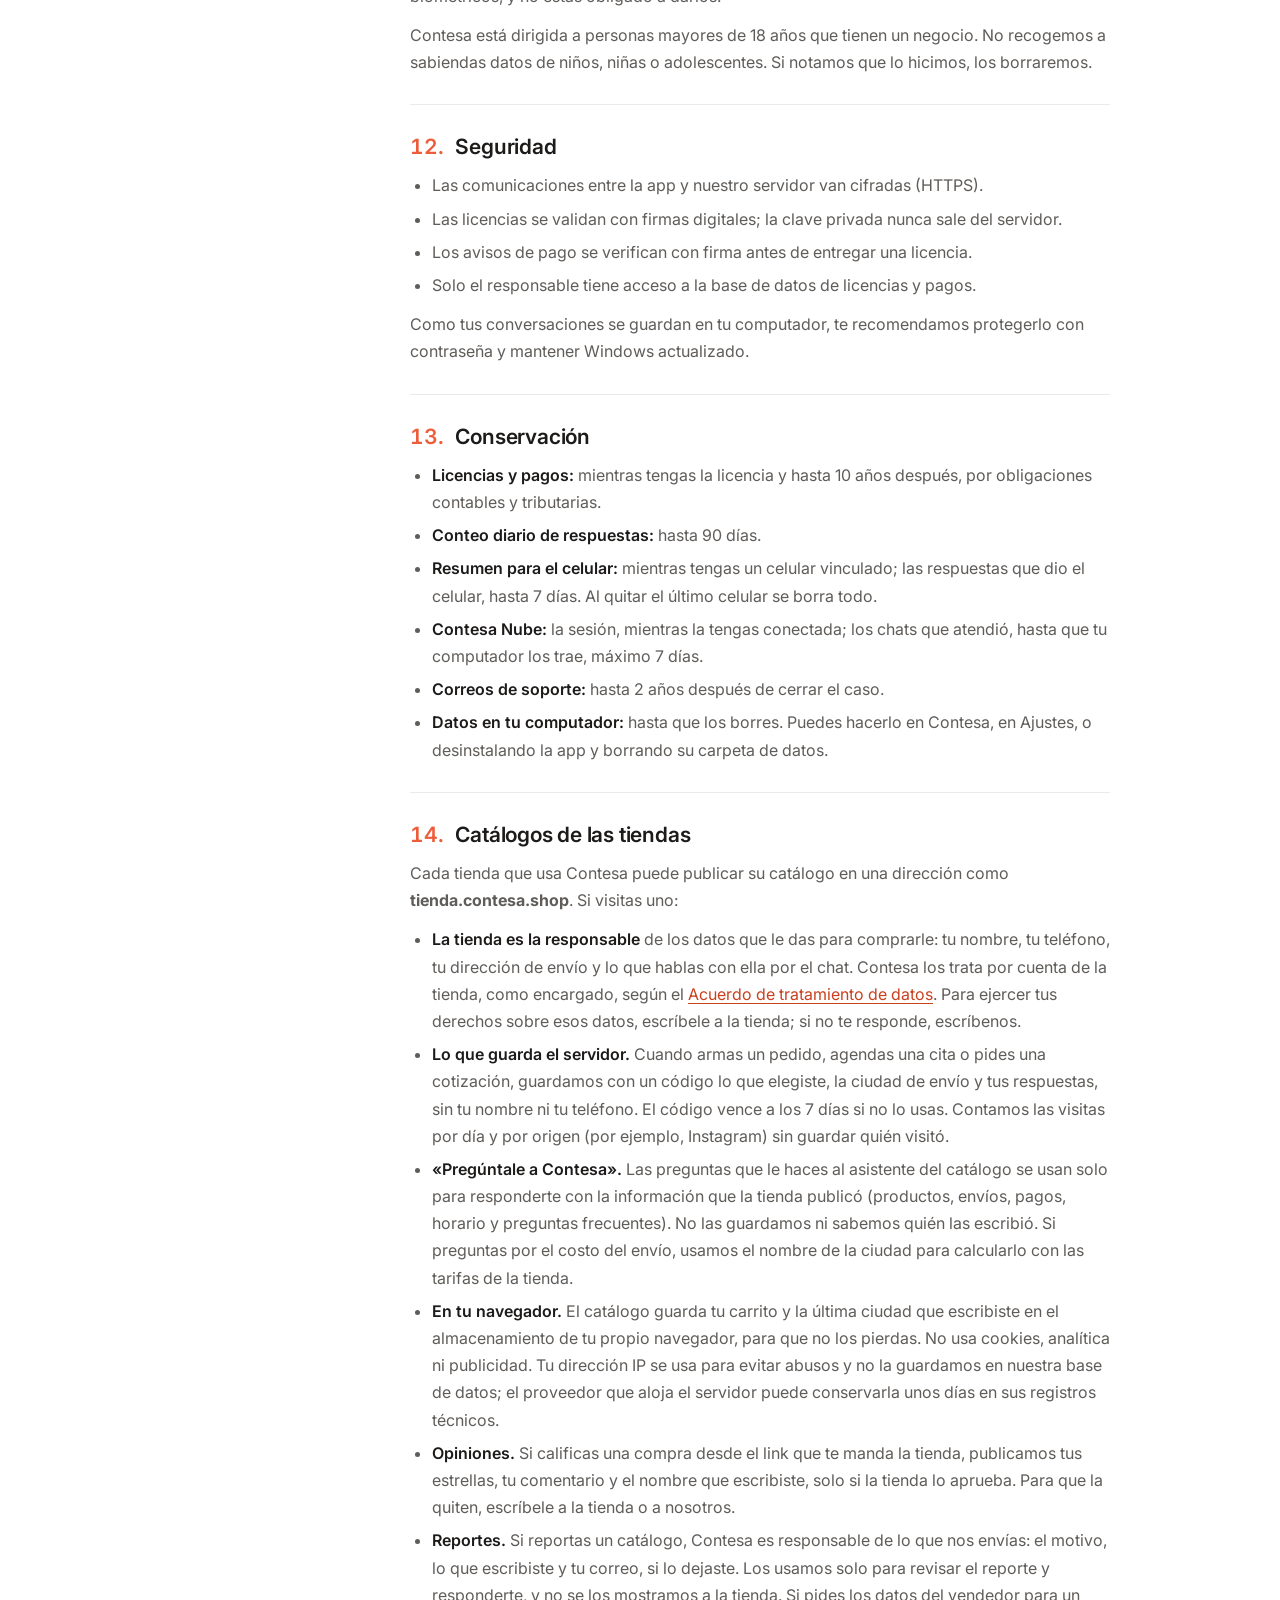
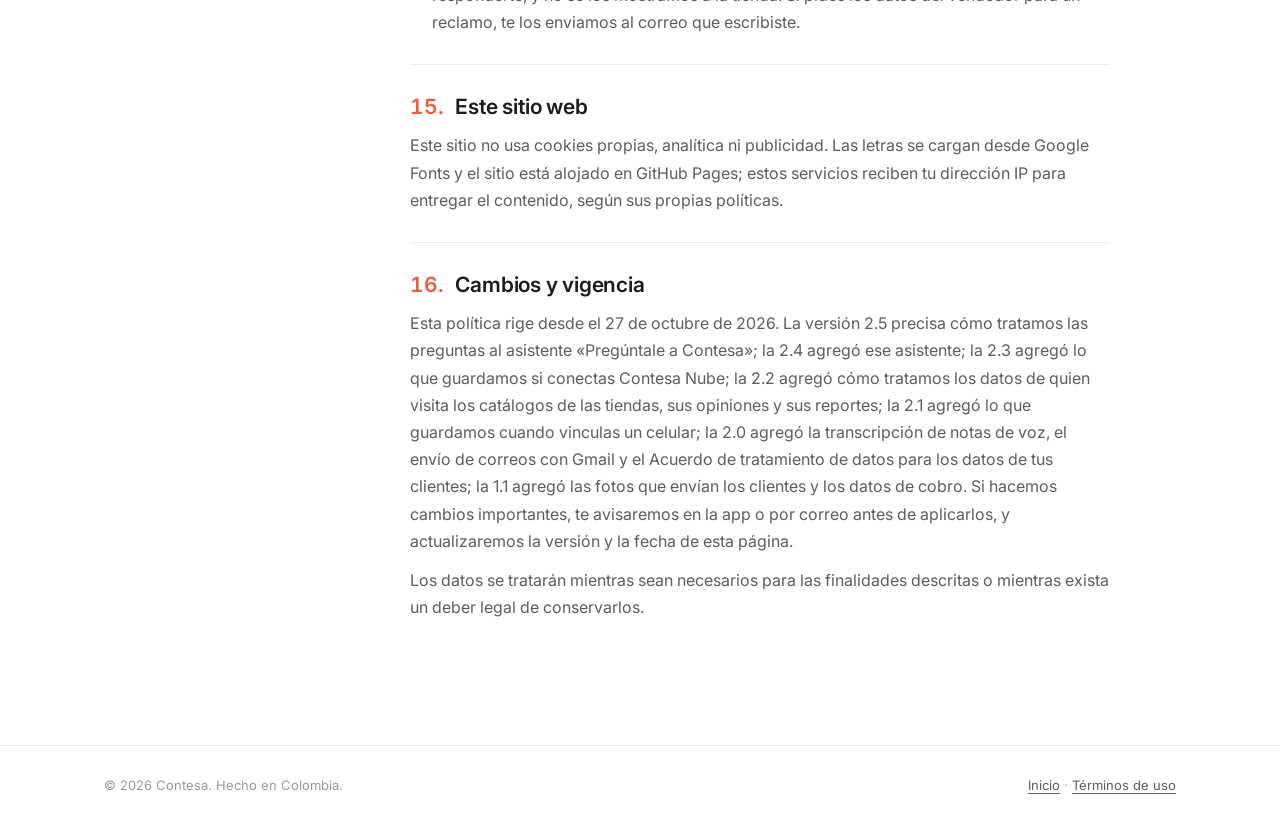
<file: privacidad.html>
<!DOCTYPE html>
<html lang="es">
<head>
<meta charset="UTF-8">
<meta name="viewport" content="width=device-width, initial-scale=1.0, viewport-fit=cover">
<title>Política de tratamiento de datos personales — Contesa</title>
<meta name="description" content="Cómo Contesa recoge, usa, guarda y protege tus datos personales, y cómo ejercer tus derechos según la Ley 1581 de 2012.">
<link rel="icon" type="image/svg+xml" href="data:image/svg+xml,%3Csvg xmlns='http://www.w3.org/2000/svg' viewBox='0 0 32 32'%3E%3Crect width='32' height='32' rx='7.5' fill='%23ee5d3b'/%3E%3Cpath d='M21.6 11.1A6.6 6.6 0 1 0 21.6 20.9' fill='none' stroke='white' stroke-width='2.6' stroke-linecap='round'/%3E%3Ccircle cx='16.2' cy='16' r='2' fill='white'/%3E%3C/svg%3E">
<link rel="preconnect" href="https://fonts.googleapis.com">
<link rel="preconnect" href="https://fonts.gstatic.com" crossorigin>
<link rel="stylesheet" href="https://fonts.googleapis.com/css2?family=Instrument+Serif&family=Inter:wght@400;500;600&display=swap">
<link rel="stylesheet" href="legal.css">
</head>
<body>

<header class="nav">
  <div class="wrap nav-inner">
    <a href="./" class="brand"><span class="mark"><svg viewBox="0 0 24 24" aria-hidden="true"><path d="M17.4 7.4A7.2 7.2 0 1 0 17.4 16.6" fill="none" stroke="#fff" stroke-width="2.7" stroke-linecap="round"/><circle cx="12.4" cy="12" r="2.2" fill="#fff"/></svg></span>Contesa</a>
    <nav class="nav-links" aria-label="Documentos legales">
      <a href="novedades.html">Novedades</a>
      <a href="terminos.html">Términos de uso</a>
      <a href="catalogo-reglas.html">Reglas de los catálogos</a>
      <a href="acuerdo-datos.html">Acuerdo de datos</a>
      <a href="privacidad.html" aria-current="page">Tratamiento de datos</a>
    </nav>
  </div>
</header>

<main>
  <div class="wrap doc-head">
    <h1>Política de tratamiento de datos personales</h1>
    <div class="doc-meta">
      <span>Versión <b>2.5</b></span>
      <span>Vigente desde el <b>27 de octubre de 2026</b></span>
      <span>Ley 1581 de 2012 y Decreto 1074 de 2015</span>
    </div>
    <p class="doc-lede">Aquí explicamos qué datos personales tratamos cuando usas Contesa o visitas este sitio, para qué los usamos, dónde se guardan y cómo puedes conocerlos, corregirlos o pedir que los borremos.</p>

    <div class="summary" aria-label="Resumen">
      <div><h2>Tus chats viven en tu equipo</h2><p>Las conversaciones, el catálogo y los pedidos se guardan en tu computador. Solo si vinculas un celular guardamos un resumen temporal para que lo veas allí.</p></div>
      <div><h2>Solo enviamos lo necesario</h2><p>Para redactar una respuesta se envía el mensaje del cliente y un historial corto a la IA. No se usa para entrenar modelos.</p></div>
      <div><h2>No vendemos datos</h2><p>No compartimos tu información con anunciantes ni la usamos para publicidad de terceros.</p></div>
      <div><h2>Tú decides</h2><p>Puedes consultar, corregir o borrar tus datos escribiendo a contesa.soporte@gmail.com. Respondemos en máximo 10 días hábiles.</p></div>
    </div>
  </div>

  <div class="wrap doc">
    <nav class="toc" aria-label="Contenido">
      <strong>Contenido</strong>
      <ol>
        <li><a href="#responsable">Responsable del tratamiento</a></li>
        <li><a href="#alcance">Alcance</a></li>
        <li><a href="#definiciones">Definiciones</a></li>
        <li><a href="#datos">Datos que tratamos</a></li>
        <li><a href="#finalidades">Finalidades</a></li>
        <li><a href="#clientes">Datos de tus clientes</a></li>
        <li><a href="#terceros">Proveedores y transferencias internacionales</a></li>
        <li><a href="#derechos">Tus derechos</a></li>
        <li><a href="#procedimiento">Consultas y reclamos</a></li>
        <li><a href="#autorizacion">Autorización</a></li>
        <li><a href="#sensibles">Datos sensibles y menores de edad</a></li>
        <li><a href="#seguridad">Seguridad</a></li>
        <li><a href="#conservacion">Conservación</a></li>
        <li><a href="#catalogos">Catálogos de las tiendas</a></li>
        <li><a href="#sitio">Este sitio web</a></li>
        <li><a href="#cambios">Cambios y vigencia</a></li>
      </ol>
    </nav>

    <article class="body">
      <section id="responsable">
        <h2>Responsable del tratamiento</h2>
        <p>El responsable de tus datos personales es:</p>
        <div class="contact-card">
          <dl>
            <dt>Responsable</dt><dd>Contesa</dd>
            <dt>Domicilio</dt><dd>Colombia</dd>
            <dt>Correo</dt><dd>contesa.soporte@gmail.com</dd>
          </dl>
        </div>
        <p>Este correo es el canal para consultas, reclamos y cualquier solicitud sobre tus datos personales.</p>
      </section>

      <section id="alcance">
        <h2>Alcance</h2>
        <p>Esta política aplica a los datos personales que tratamos de:</p>
        <ul>
          <li><strong>Usuarios</strong> que descargan y usan la aplicación Contesa para Windows.</li>
          <li><strong>Compradores</strong> de planes de pago.</li>
          <li><strong>Personas que nos escriben</strong> por correo o soporte.</li>
          <li><strong>Visitantes</strong> de este sitio web.</li>
        </ul>
        <p>Los datos de los clientes que escriben a tu negocio tienen un tratamiento especial, explicado en la sección 6.</p>
      </section>

      <section id="definiciones">
        <h2>Definiciones</h2>
        <dl>
          <dt>Titular</dt><dd>La persona a quien se refieren los datos.</dd>
          <dt>Tratamiento</dt><dd>Cualquier operación sobre datos personales: recogerlos, guardarlos, usarlos, enviarlos o borrarlos.</dd>
          <dt>Responsable</dt><dd>Quien decide para qué y cómo se tratan los datos.</dd>
          <dt>Encargado</dt><dd>Quien trata datos por cuenta del responsable, siguiendo sus instrucciones.</dd>
          <dt>Autorización</dt><dd>El consentimiento previo, expreso e informado del titular.</dd>
          <dt>Transferencia</dt><dd>Envío de datos a otro responsable, dentro o fuera de Colombia.</dd>
          <dt>Transmisión</dt><dd>Envío de datos a un encargado para que los trate por cuenta del responsable.</dd>
        </dl>
      </section>

      <section id="datos">
        <h2>Datos que tratamos</h2>
        <p>Separamos lo que queda en tu computador de lo que llega a nuestros servidores, porque la mayor parte de tu información nunca sale de tu equipo.</p>
        <div class="table-wrap">
          <table>
            <thead><tr><th>Datos</th><th>Ejemplos</th><th>Dónde se guardan</th></tr></thead>
            <tbody>
              <tr><td><strong>Contenido de tu negocio</strong></td><td>Conversaciones, fotos recibidas, comprobantes leídos, catálogo, preguntas frecuentes, pedidos, datos de cobro, etiquetas, notas y respuestas rápidas.</td><td>Solo en tu computador.</td></tr>
              <tr><td><strong>Credenciales de canales</strong></td><td>Token del bot de Telegram o Discord, sesión vinculada de WhatsApp.</td><td>Solo en tu computador. Se borran al desconectar el canal.</td></tr>
              <tr><td><strong>Mensajes que se responden con IA</strong></td><td>El mensaje del cliente, la foto que haya enviado (por ejemplo un producto o un comprobante de pago), hasta 8 mensajes anteriores de esa conversación y la descripción de tu negocio.</td><td>Pasan por nuestro servidor hacia el proveedor de IA para generar la respuesta. No los almacenamos.</td></tr>
              <tr><td><strong>Licencia y equipo</strong></td><td>Clave de activación, plan, fechas, un identificador técnico del computador (para activar tu plan en el equipo desde el que pagaste) y el conteo de respuestas de IA del periodo.</td><td>En nuestros servidores.</td></tr>
              <tr><td><strong>Compra</strong></td><td>Correo electrónico, plan elegido, referencia y estado del pago.</td><td>En nuestros servidores. Los datos de la tarjeta o cuenta los maneja la pasarela de pagos.</td></tr>
              <tr><td><strong>Soporte</strong></td><td>Lo que nos cuentes cuando nos escribes.</td><td>En nuestro correo.</td></tr>
            </tbody>
          </table>
        </div>
      </section>

      <section id="finalidades">
        <h2>Finalidades</h2>
        <p>Usamos los datos solo para:</p>
        <ul>
          <li>Prestar el servicio: generar respuestas, borradores y seguimientos con inteligencia artificial.</li>
          <li>Activar, validar y renovar tu licencia, y aplicar el límite diario de tu plan.</li>
          <li>Procesar pagos y enviarte la clave de activación o la confirmación de renovación.</li>
          <li>Atender soporte, consultas, peticiones, quejas y reclamos.</li>
          <li>Enviarte avisos sobre el servicio: cambios en los planes, en estos documentos o actualizaciones importantes.</li>
          <li>Prevenir fraude y abuso del servicio.</li>
          <li>Cumplir obligaciones legales, contables y tributarias.</li>
        </ul>
        <p>Solo te enviaremos mensajes comerciales si lo autorizas aparte, y podrás retirar esa autorización cuando quieras.</p>
      </section>

      <section id="clientes">
        <h2>Datos de tus clientes</h2>
        <p>Cuando usas Contesa para atender a tus clientes, <strong>tú eres el responsable</strong> de sus datos (nombres, números, mensajes) y Contesa actúa como <strong>encargado</strong>: los tratamos solo para generar las respuestas que tú configuras. Las reglas completas están en el <a href="acuerdo-datos.html">Acuerdo de tratamiento de datos</a>.</p>
        <p>Como responsable, te corresponde:</p>
        <ul>
          <li>Informar a tus clientes que usas un asistente con inteligencia artificial para responder.</li>
          <li>Contar con su autorización cuando la ley lo exija y atender sus solicitudes sobre sus datos.</li>
          <li>No pedir por chat datos sensibles innecesarios, como información de salud o datos bancarios completos.</li>
        </ul>
        <p>Si uno de tus clientes nos escribe directamente, le indicaremos que contacte a tu negocio y te ayudaremos a atender la solicitud.</p>
        <p><strong>Si vinculas un celular.</strong> Para que el celular te muestre tus chats y, en Android, responda cuando tu computador se apaga, guardamos en nuestro servidor lo que le enseñaste a Contesa (catálogo, preguntas frecuentes, medios de pago y tono) y un resumen de los chats de los últimos 7 días: nombre del cliente, sus últimos mensajes y tus pedidos recientes. En Android, el celular de relevo lee las notificaciones de WhatsApp y nos envía el nombre del chat y el texto del mensaje para responderlo. Lo que el celular responde queda en el servidor hasta que tu computador lo trae a la Bandeja, máximo 7 días. Si quitas el último celular vinculado, borramos todo esto.</p>
        <p><strong>Si conectas Contesa Nube.</strong> Contesa Nube vincula tu WhatsApp a nuestro servidor como un dispositivo más, igual que WhatsApp Web, para responder cuando tu computador está apagado. Para eso guardamos en nuestro servidor la sesión de ese dispositivo, cifrada, y lo que le enseñaste a Contesa. El servidor recibe los mensajes de tus chats individuales mientras la Nube está conectada (no los de grupos ni estados), pero solo guarda los que llegan con el computador apagado: el mensaje del cliente, su nombre y número de WhatsApp, lo que respondió la Nube y los últimos 8 mensajes de esa conversación. Las fotos y notas de voz se envían al proveedor de IA o de transcripción para entenderlas y no se guardan. Todo esto queda en el servidor hasta que tu computador lo trae a la Bandeja, máximo 7 días. Si quitas la Nube, o WhatsApp la desvincula, borramos la sesión.</p>
      </section>

      <section id="terceros">
        <h2>Proveedores y transferencias internacionales</h2>
        <p>Para operar usamos proveedores que tratan datos por nuestra cuenta. Algunos están fuera de Colombia, principalmente en Estados Unidos. Con tu autorización aceptas esta transmisión, y solo trabajamos con proveedores que ofrecen niveles adecuados de protección.</p>
        <div class="table-wrap">
          <table>
            <thead><tr><th>Proveedor</th><th>Para qué</th><th>País</th></tr></thead>
            <tbody>
              <tr><td>Anthropic</td><td>Modelo de IA que redacta las respuestas. No usa estos datos para entrenar.</td><td>Estados Unidos</td></tr>
              <tr><td>Render</td><td>Servidor de Contesa.</td><td>Estados Unidos</td></tr>
              <tr><td>Google Firebase</td><td>Base de datos de licencias y pagos; si vinculas un celular, del resumen de chats que ves allí, y si conectas Contesa Nube, de su sesión cifrada y de lo que atendió con tu computador apagado.</td><td>Estados Unidos</td></tr>
              <tr><td>Groq</td><td>Transcripción de las notas de voz que envían tus clientes.</td><td>Estados Unidos</td></tr>
              <tr><td>Google (Gmail)</td><td>Envío de correos: tu clave, recordatorios de vencimiento, avisos de desconexión y respuestas a reclamos.</td><td>Estados Unidos</td></tr>
              <tr><td>Wompi (Bancolombia)</td><td>Procesamiento de pagos.</td><td>Colombia</td></tr>
              <tr><td>GitHub</td><td>Descarga del instalador y de las actualizaciones.</td><td>Estados Unidos</td></tr>
            </tbody>
          </table>
        </div>
        <p>WhatsApp, Telegram y Discord no son proveedores nuestros: son los servicios que tú conectas, y cada uno trata los mensajes según sus propias políticas.</p>
      </section>

      <section id="derechos">
        <h2>Tus derechos</h2>
        <p>Como titular, la ley te da derecho a:</p>
        <ul>
          <li>Conocer, actualizar y corregir tus datos.</li>
          <li>Pedir prueba de la autorización que nos diste.</li>
          <li>Saber, si lo pides, qué uso le hemos dado a tus datos.</li>
          <li>Revocar la autorización o pedir que borremos tus datos, cuando no exista un deber legal o contractual de conservarlos.</li>
          <li>Presentar quejas ante la Superintendencia de Industria y Comercio (SIC), después de haber hecho tu consulta o reclamo con nosotros.</li>
          <li>Acceder gratis a tus datos.</li>
        </ul>
        <p>Pueden ejercer estos derechos el titular, sus herederos, su representante o apoderado, o quien haya estipulado a favor de otro.</p>
      </section>

      <section id="procedimiento">
        <h2>Consultas y reclamos</h2>
        <p>Escríbenos a <strong>contesa.soporte@gmail.com</strong> con el asunto «Datos personales» e incluye:</p>
        <ol class="steps">
          <li>Tu nombre y número de identificación.</li>
          <li>Lo que necesitas: consultar, corregir, actualizar, borrar o revocar la autorización.</li>
          <li>El correo de tu compra o tu clave de activación, si la tienes, para encontrar tus datos.</li>
          <li>Los documentos que quieras hacer valer, si es un reclamo.</li>
        </ol>
        <h3>Plazos de respuesta</h3>
        <div class="table-wrap">
          <table>
            <thead><tr><th>Tipo</th><th>Plazo</th><th>Si necesitamos más tiempo</th></tr></thead>
            <tbody>
              <tr><td><strong>Consulta</strong><br>Conocer qué datos tenemos y cómo los usamos.</td><td>10 días hábiles desde que la recibimos.</td><td>Te avisamos antes del vencimiento y respondemos en máximo 5 días hábiles más.</td></tr>
              <tr><td><strong>Reclamo</strong><br>Corregir, actualizar, borrar o revocar.</td><td>15 días hábiles desde el día siguiente a recibirlo completo.</td><td>Te avisamos antes del vencimiento y respondemos en máximo 8 días hábiles más.</td></tr>
            </tbody>
          </table>
        </div>
        <p>Si a tu reclamo le falta información, te lo diremos en los 5 días hábiles siguientes. Si pasan 2 meses sin que la completes, entenderemos que desististe. Mientras tramitamos un reclamo, marcaremos tus datos con la nota «reclamo en trámite».</p>
      </section>

      <section id="autorizacion">
        <h2>Autorización</h2>
        <p>Nos das tu autorización cuando empiezas la prueba gratuita, activas una clave, haces un pago o nos escribes, después de conocer esta política. Guardamos registro de cuándo la diste.</p>
        <p>Puedes revocarla en cualquier momento con el procedimiento de la sección 9. Si la revocas, es posible que no podamos seguir prestándote el servicio, porque algunos datos, como la licencia, son necesarios para que funcione.</p>
      </section>

      <section id="sensibles">
        <h2>Datos sensibles y menores de edad</h2>
        <p>No pedimos datos sensibles, como origen étnico, salud, orientación sexual o datos biométricos, y no estás obligado a darlos.</p>
        <p>Contesa está dirigida a personas mayores de 18 años que tienen un negocio. No recogemos a sabiendas datos de niños, niñas o adolescentes. Si notamos que lo hicimos, los borraremos.</p>
      </section>

      <section id="seguridad">
        <h2>Seguridad</h2>
        <ul>
          <li>Las comunicaciones entre la app y nuestro servidor van cifradas (HTTPS).</li>
          <li>Las licencias se validan con firmas digitales; la clave privada nunca sale del servidor.</li>
          <li>Los avisos de pago se verifican con firma antes de entregar una licencia.</li>
          <li>Solo el responsable tiene acceso a la base de datos de licencias y pagos.</li>
        </ul>
        <p>Como tus conversaciones se guardan en tu computador, te recomendamos protegerlo con contraseña y mantener Windows actualizado.</p>
      </section>

      <section id="conservacion">
        <h2>Conservación</h2>
        <ul>
          <li><strong>Licencias y pagos:</strong> mientras tengas la licencia y hasta 10 años después, por obligaciones contables y tributarias.</li>
          <li><strong>Conteo diario de respuestas:</strong> hasta 90 días.</li>
          <li><strong>Resumen para el celular:</strong> mientras tengas un celular vinculado; las respuestas que dio el celular, hasta 7 días. Al quitar el último celular se borra todo.</li>
          <li><strong>Contesa Nube:</strong> la sesión, mientras la tengas conectada; los chats que atendió, hasta que tu computador los trae, máximo 7 días.</li>
          <li><strong>Correos de soporte:</strong> hasta 2 años después de cerrar el caso.</li>
          <li><strong>Datos en tu computador:</strong> hasta que los borres. Puedes hacerlo en Contesa, en Ajustes, o desinstalando la app y borrando su carpeta de datos.</li>
        </ul>
      </section>

      <section id="catalogos">
        <h2>Catálogos de las tiendas</h2>
        <p>Cada tienda que usa Contesa puede publicar su catálogo en una dirección como <b>tienda.contesa.shop</b>. Si visitas uno:</p>
        <ul>
          <li><strong>La tienda es la responsable</strong> de los datos que le das para comprarle: tu nombre, tu teléfono, tu dirección de envío y lo que hablas con ella por el chat. Contesa los trata por cuenta de la tienda, como encargado, según el <a href="acuerdo-datos.html">Acuerdo de tratamiento de datos</a>. Para ejercer tus derechos sobre esos datos, escríbele a la tienda; si no te responde, escríbenos.</li>
          <li><strong>Lo que guarda el servidor.</strong> Cuando armas un pedido, agendas una cita o pides una cotización, guardamos con un código lo que elegiste, la ciudad de envío y tus respuestas, sin tu nombre ni tu teléfono. El código vence a los 7 días si no lo usas. Contamos las visitas por día y por origen (por ejemplo, Instagram) sin guardar quién visitó.</li>
          <li><strong>«Pregúntale a Contesa».</strong> Las preguntas que le haces al asistente del catálogo se usan solo para responderte con la información que la tienda publicó (productos, envíos, pagos, horario y preguntas frecuentes). No las guardamos ni sabemos quién las escribió. Si preguntas por el costo del envío, usamos el nombre de la ciudad para calcularlo con las tarifas de la tienda.</li>
          <li><strong>En tu navegador.</strong> El catálogo guarda tu carrito y la última ciudad que escribiste en el almacenamiento de tu propio navegador, para que no los pierdas. No usa cookies, analítica ni publicidad. Tu dirección IP se usa para evitar abusos y no la guardamos en nuestra base de datos; el proveedor que aloja el servidor puede conservarla unos días en sus registros técnicos.</li>
          <li><strong>Opiniones.</strong> Si calificas una compra desde el link que te manda la tienda, publicamos tus estrellas, tu comentario y el nombre que escribiste, solo si la tienda lo aprueba. Para que la quiten, escríbele a la tienda o a nosotros.</li>
          <li><strong>Reportes.</strong> Si reportas un catálogo, Contesa es responsable de lo que nos envías: el motivo, lo que escribiste y tu correo, si lo dejaste. Los usamos solo para revisar el reporte y responderte, y no se los mostramos a la tienda. Si pides los datos del vendedor para un reclamo, te los enviamos al correo que escribiste.</li>
        </ul>
      </section>

      <section id="sitio">
        <h2>Este sitio web</h2>
        <p>Este sitio no usa cookies propias, analítica ni publicidad. Las letras se cargan desde Google Fonts y el sitio está alojado en GitHub Pages; estos servicios reciben tu dirección IP para entregar el contenido, según sus propias políticas.</p>
      </section>

      <section id="cambios">
        <h2>Cambios y vigencia</h2>
        <p>Esta política rige desde el 27 de octubre de 2026. La versión 2.5 precisa cómo tratamos las preguntas al asistente «Pregúntale a Contesa»; la 2.4 agregó ese asistente; la 2.3 agregó lo que guardamos si conectas Contesa Nube; la 2.2 agregó cómo tratamos los datos de quien visita los catálogos de las tiendas, sus opiniones y sus reportes; la 2.1 agregó lo que guardamos cuando vinculas un celular; la 2.0 agregó la transcripción de notas de voz, el envío de correos con Gmail y el Acuerdo de tratamiento de datos para los datos de tus clientes; la 1.1 agregó las fotos que envían los clientes y los datos de cobro. Si hacemos cambios importantes, te avisaremos en la app o por correo antes de aplicarlos, y actualizaremos la versión y la fecha de esta página.</p>
        <p>Los datos se tratarán mientras sean necesarios para las finalidades descritas o mientras exista un deber legal de conservarlos.</p>
      </section>
    </article>
  </div>
</main>

<footer class="footer">
  <div class="wrap">
    <span>© 2026 Contesa. Hecho en Colombia.</span>
    <span><a href="./">Inicio</a> · <a href="terminos.html">Términos de uso</a></span>
  </div>
</footer>

<script>
// Resalta en el índice la sección que se está leyendo
(() => {
  const links = new Map([...document.querySelectorAll('.toc a')].map(a => [a.getAttribute('href').slice(1), a]))
  const io = new IntersectionObserver(entries => {
    entries.forEach(e => {
      if (!e.isIntersecting) return
      links.forEach(a => a.classList.remove('is-current'))
      links.get(e.target.id)?.classList.add('is-current')
    })
  }, { rootMargin: '-20% 0px -70% 0px' })
  document.querySelectorAll('.body section').forEach(s => io.observe(s))
})()
</script>
</body>
</html>
</file>
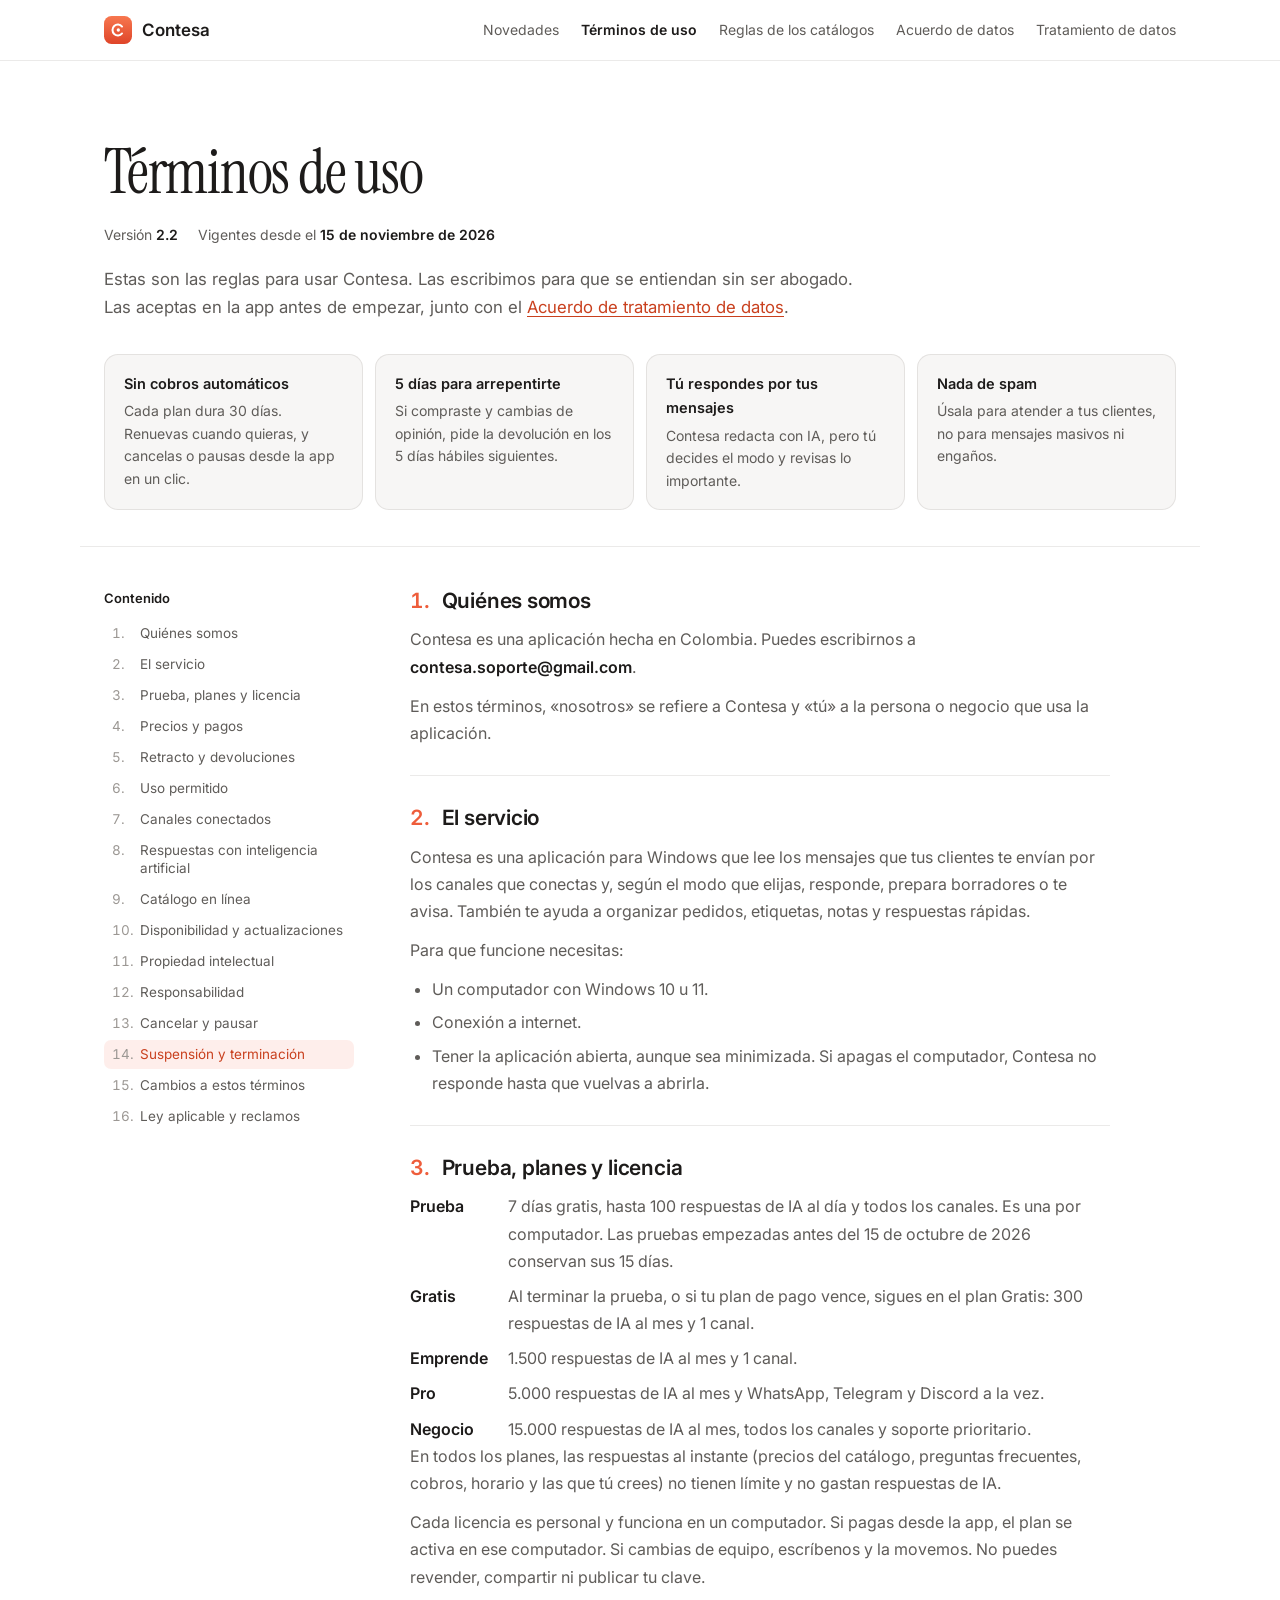
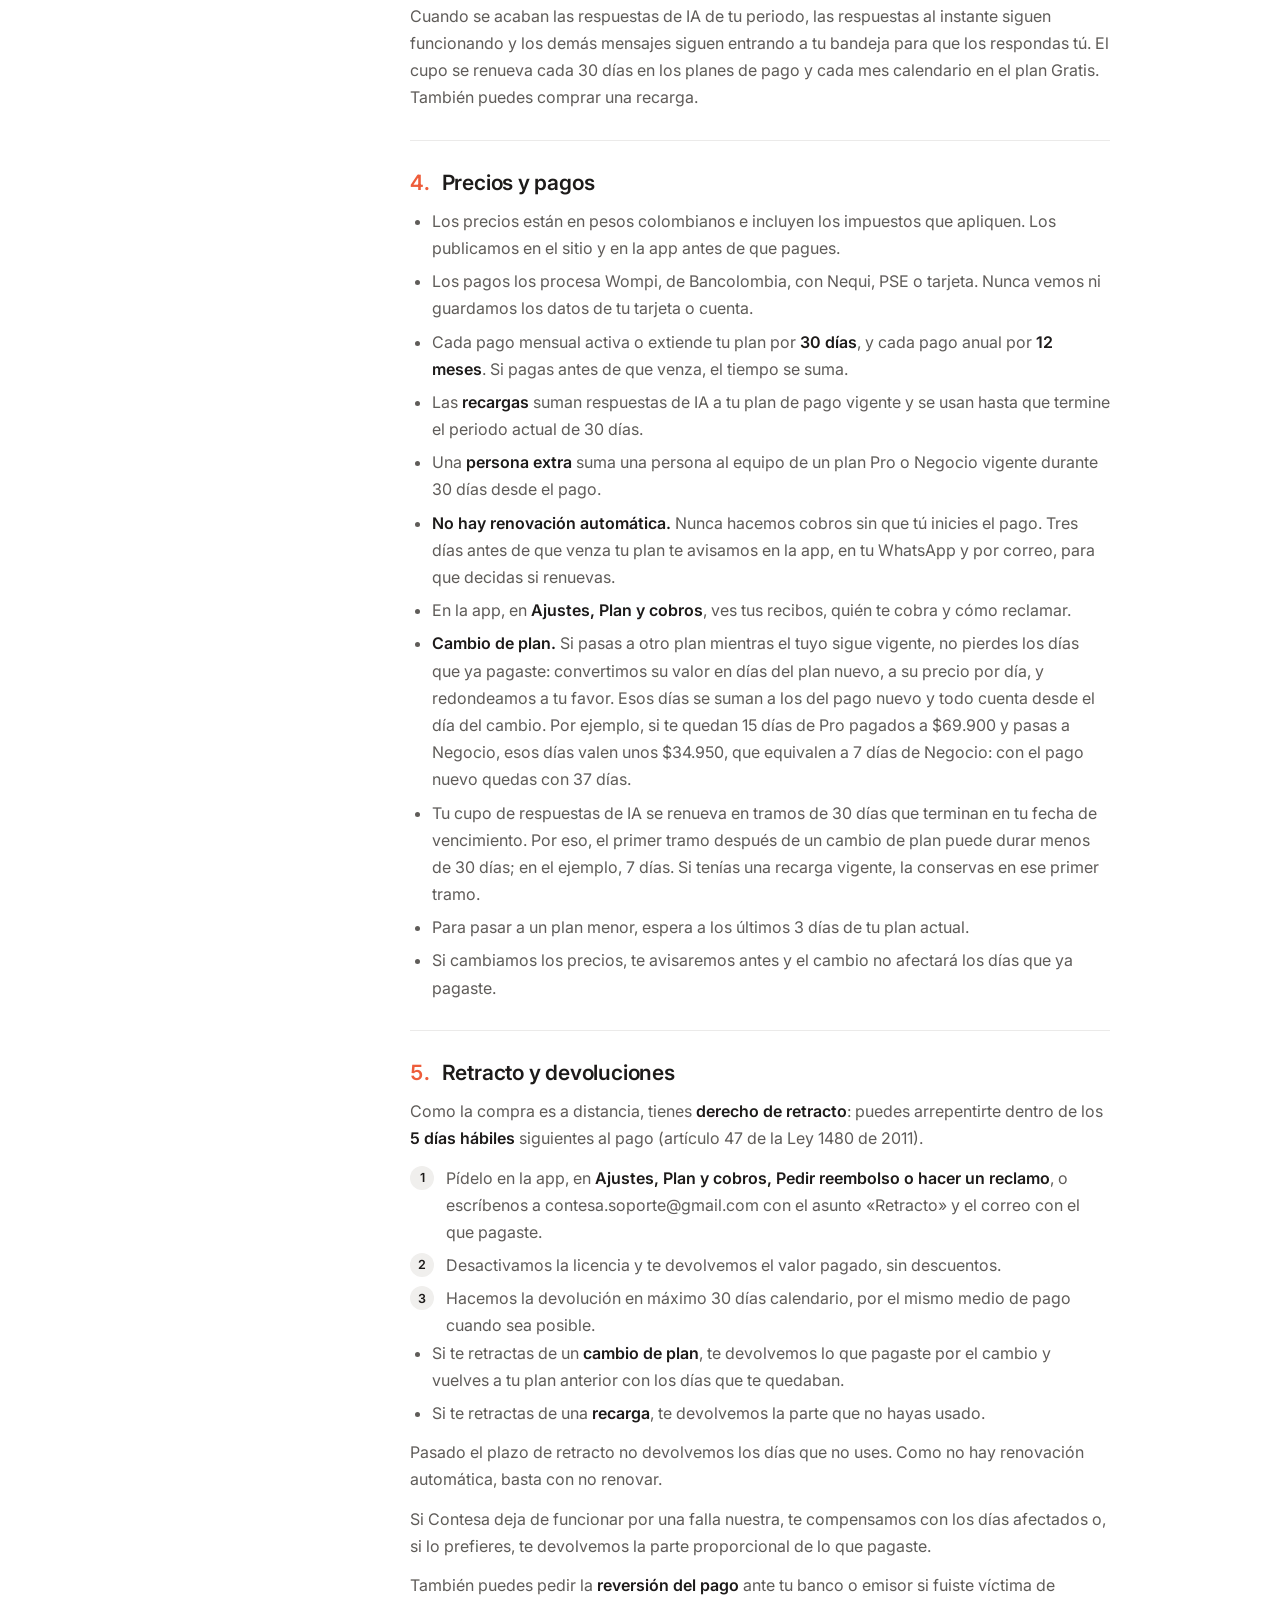
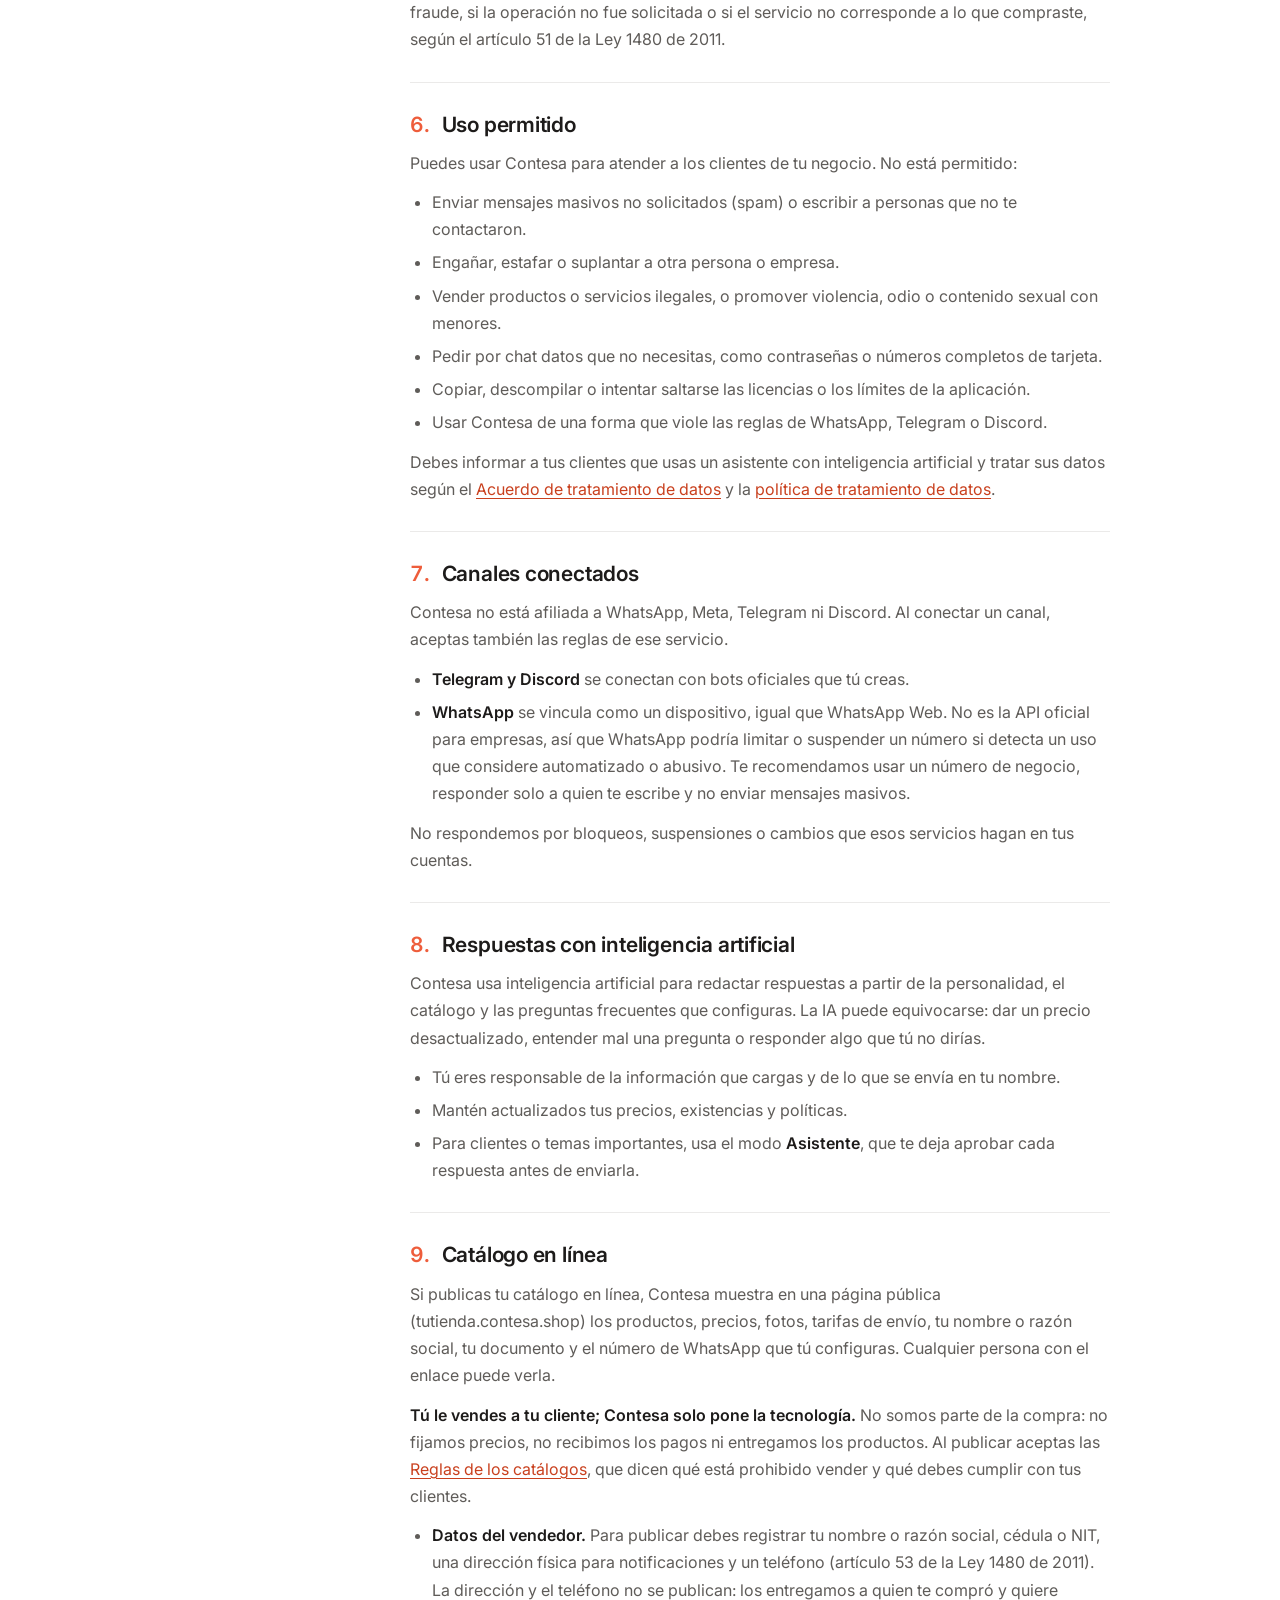
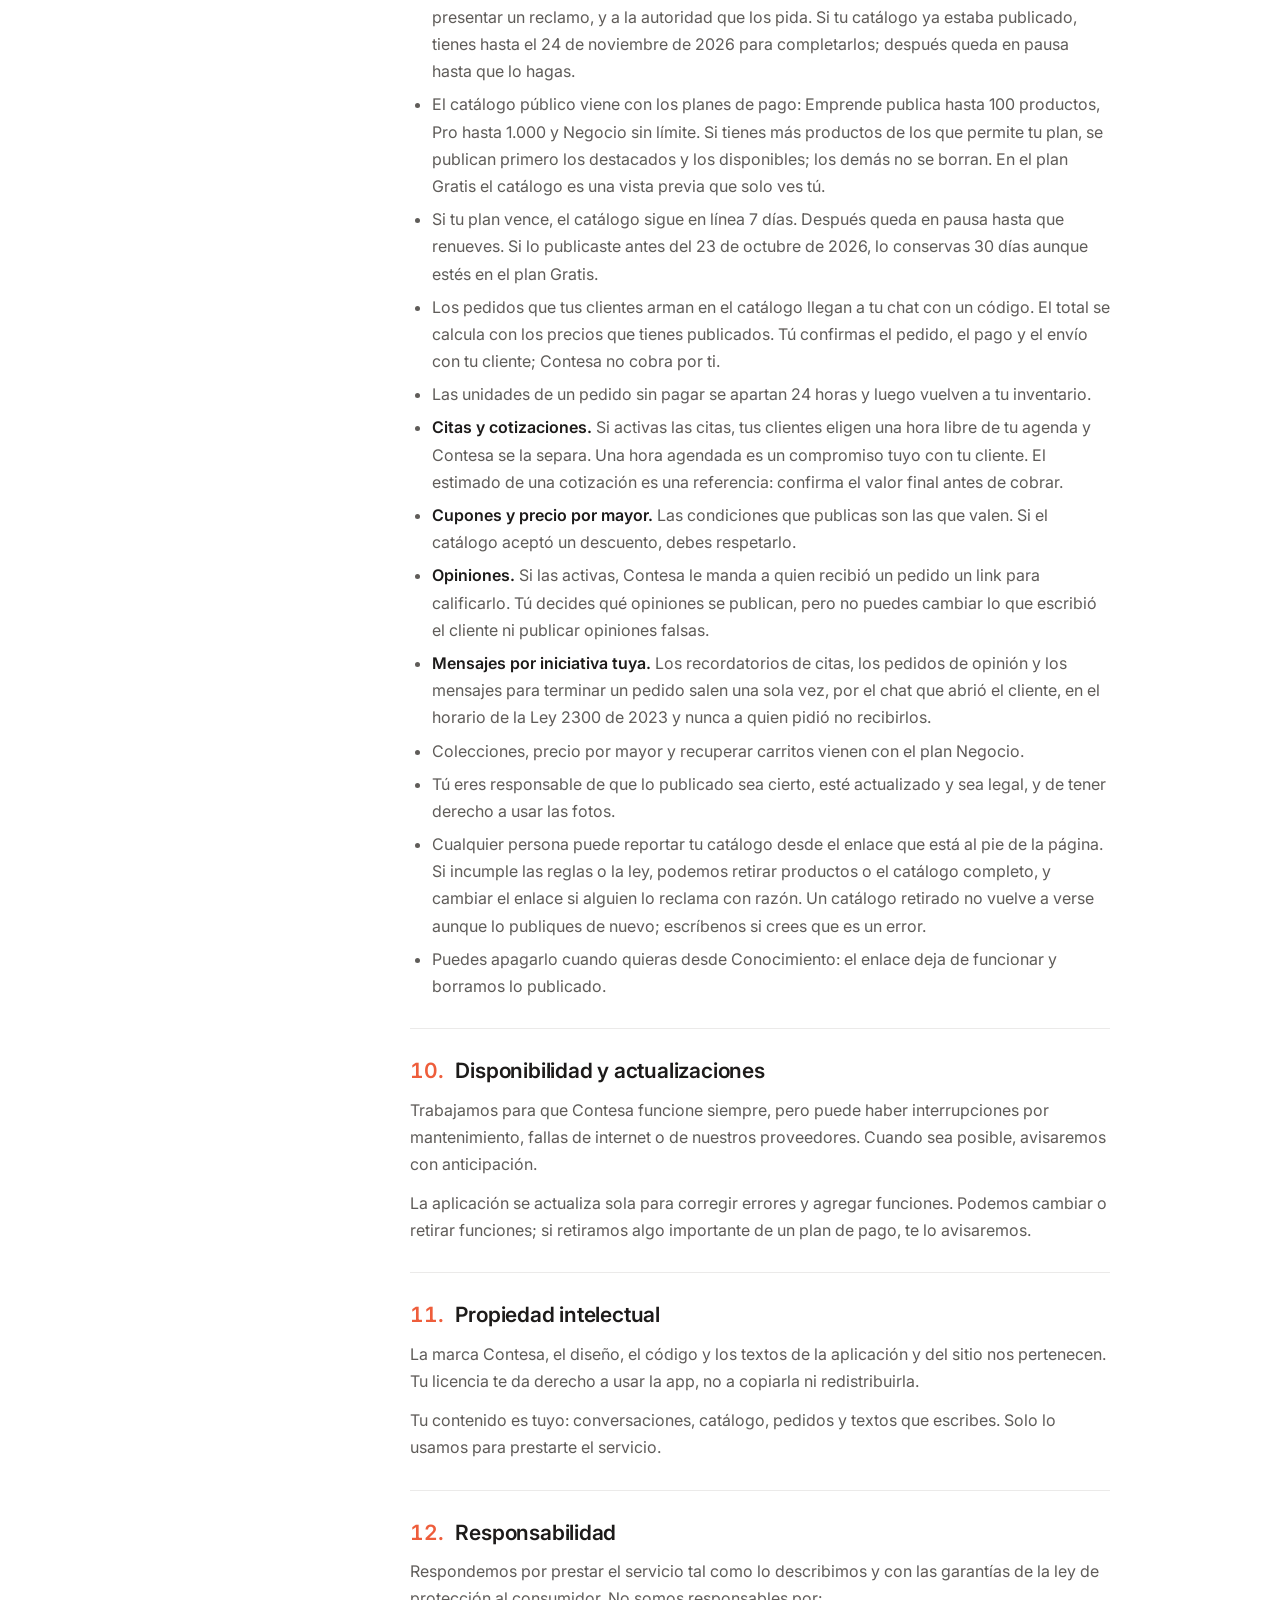
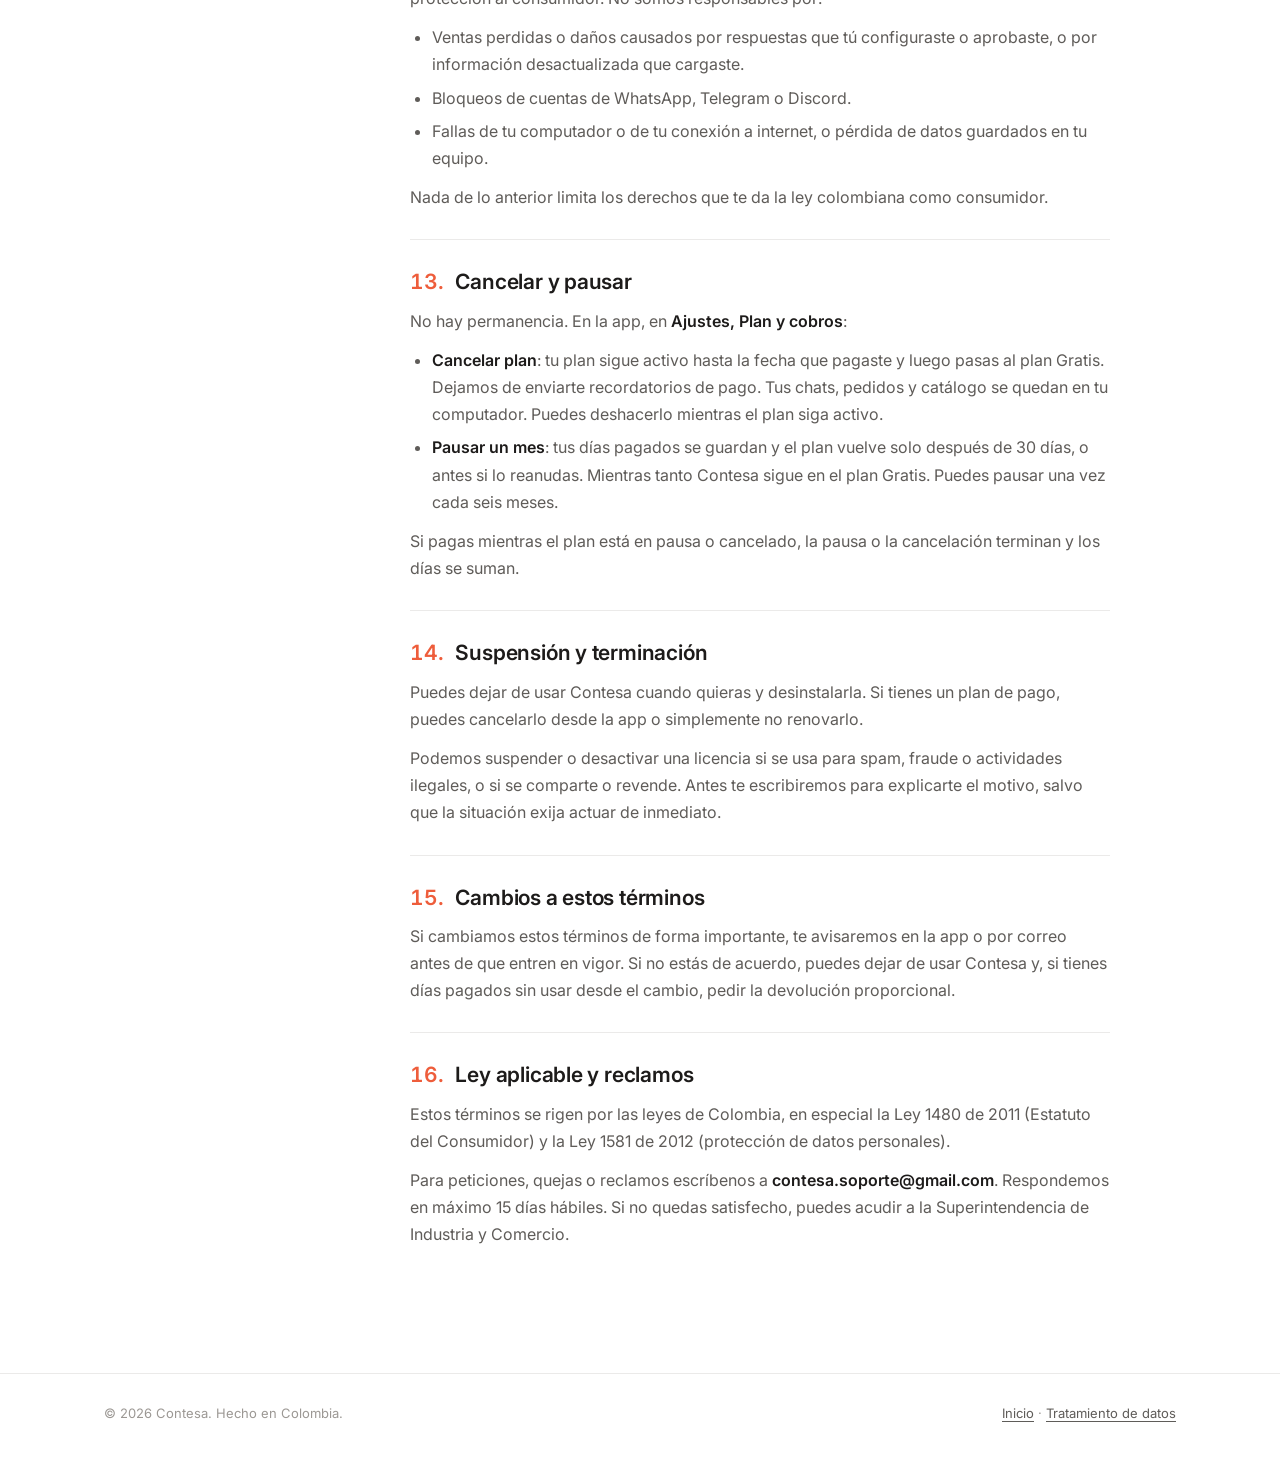
<file: terminos.html>
<!DOCTYPE html>
<html lang="es">
<head>
<meta charset="UTF-8">
<meta name="viewport" content="width=device-width, initial-scale=1.0, viewport-fit=cover">
<title>Términos de uso — Contesa</title>
<meta name="description" content="Condiciones para usar Contesa: planes, pagos, derecho de retracto, uso permitido, canales conectados y responsabilidades.">
<link rel="icon" type="image/svg+xml" href="data:image/svg+xml,%3Csvg xmlns='http://www.w3.org/2000/svg' viewBox='0 0 32 32'%3E%3Crect width='32' height='32' rx='7.5' fill='%23ee5d3b'/%3E%3Cpath d='M21.6 11.1A6.6 6.6 0 1 0 21.6 20.9' fill='none' stroke='white' stroke-width='2.6' stroke-linecap='round'/%3E%3Ccircle cx='16.2' cy='16' r='2' fill='white'/%3E%3C/svg%3E">
<link rel="preconnect" href="https://fonts.googleapis.com">
<link rel="preconnect" href="https://fonts.gstatic.com" crossorigin>
<link rel="stylesheet" href="https://fonts.googleapis.com/css2?family=Instrument+Serif&family=Inter:wght@400;500;600&display=swap">
<link rel="stylesheet" href="legal.css">
</head>
<body>

<header class="nav">
  <div class="wrap nav-inner">
    <a href="./" class="brand"><span class="mark"><svg viewBox="0 0 24 24" aria-hidden="true"><path d="M17.4 7.4A7.2 7.2 0 1 0 17.4 16.6" fill="none" stroke="#fff" stroke-width="2.7" stroke-linecap="round"/><circle cx="12.4" cy="12" r="2.2" fill="#fff"/></svg></span>Contesa</a>
    <nav class="nav-links" aria-label="Documentos legales">
      <a href="novedades.html">Novedades</a>
      <a href="terminos.html" aria-current="page">Términos de uso</a>
      <a href="catalogo-reglas.html">Reglas de los catálogos</a>
      <a href="acuerdo-datos.html">Acuerdo de datos</a>
      <a href="privacidad.html">Tratamiento de datos</a>
    </nav>
  </div>
</header>

<main>
  <div class="wrap doc-head">
    <h1>Términos de uso</h1>
    <div class="doc-meta">
      <span>Versión <b>2.2</b></span>
      <span>Vigentes desde el <b>15 de noviembre de 2026</b></span>
    </div>
    <p class="doc-lede">Estas son las reglas para usar Contesa. Las escribimos para que se entiendan sin ser abogado. Las aceptas en la app antes de empezar, junto con el <a href="acuerdo-datos.html">Acuerdo de tratamiento de datos</a>.</p>

    <div class="summary" aria-label="Resumen">
      <div><h2>Sin cobros automáticos</h2><p>Cada plan dura 30 días. Renuevas cuando quieras, y cancelas o pausas desde la app en un clic.</p></div>
      <div><h2>5 días para arrepentirte</h2><p>Si compraste y cambias de opinión, pide la devolución en los 5 días hábiles siguientes.</p></div>
      <div><h2>Tú respondes por tus mensajes</h2><p>Contesa redacta con IA, pero tú decides el modo y revisas lo importante.</p></div>
      <div><h2>Nada de spam</h2><p>Úsala para atender a tus clientes, no para mensajes masivos ni engaños.</p></div>
    </div>
  </div>

  <div class="wrap doc">
    <nav class="toc" aria-label="Contenido">
      <strong>Contenido</strong>
      <ol>
        <li><a href="#quienes">Quiénes somos</a></li>
        <li><a href="#servicio">El servicio</a></li>
        <li><a href="#planes">Prueba, planes y licencia</a></li>
        <li><a href="#pagos">Precios y pagos</a></li>
        <li><a href="#retracto">Retracto y devoluciones</a></li>
        <li><a href="#uso">Uso permitido</a></li>
        <li><a href="#canales">Canales conectados</a></li>
        <li><a href="#ia">Respuestas con inteligencia artificial</a></li>
        <li><a href="#catalogo">Catálogo en línea</a></li>
        <li><a href="#disponibilidad">Disponibilidad y actualizaciones</a></li>
        <li><a href="#propiedad">Propiedad intelectual</a></li>
        <li><a href="#responsabilidad">Responsabilidad</a></li>
        <li><a href="#cancelar">Cancelar y pausar</a></li>
        <li><a href="#terminacion">Suspensión y terminación</a></li>
        <li><a href="#cambios">Cambios a estos términos</a></li>
        <li><a href="#ley">Ley aplicable y reclamos</a></li>
      </ol>
    </nav>

    <article class="body">
      <section id="quienes">
        <h2>Quiénes somos</h2>
        <p>Contesa es una aplicación hecha en Colombia. Puedes escribirnos a <strong>contesa.soporte@gmail.com</strong>.</p>
        <p>En estos términos, «nosotros» se refiere a Contesa y «tú» a la persona o negocio que usa la aplicación.</p>
      </section>

      <section id="servicio">
        <h2>El servicio</h2>
        <p>Contesa es una aplicación para Windows que lee los mensajes que tus clientes te envían por los canales que conectas y, según el modo que elijas, responde, prepara borradores o te avisa. También te ayuda a organizar pedidos, etiquetas, notas y respuestas rápidas.</p>
        <p>Para que funcione necesitas:</p>
        <ul>
          <li>Un computador con Windows 10 u 11.</li>
          <li>Conexión a internet.</li>
          <li>Tener la aplicación abierta, aunque sea minimizada. Si apagas el computador, Contesa no responde hasta que vuelvas a abrirla.</li>
        </ul>
      </section>

      <section id="planes">
        <h2>Prueba, planes y licencia</h2>
        <dl>
          <dt>Prueba</dt><dd>7 días gratis, hasta 100 respuestas de IA al día y todos los canales. Es una por computador. Las pruebas empezadas antes del 15 de octubre de 2026 conservan sus 15 días.</dd>
          <dt>Gratis</dt><dd>Al terminar la prueba, o si tu plan de pago vence, sigues en el plan Gratis: 300 respuestas de IA al mes y 1 canal.</dd>
          <dt>Emprende</dt><dd>1.500 respuestas de IA al mes y 1 canal.</dd>
          <dt>Pro</dt><dd>5.000 respuestas de IA al mes y WhatsApp, Telegram y Discord a la vez.</dd>
          <dt>Negocio</dt><dd>15.000 respuestas de IA al mes, todos los canales y soporte prioritario.</dd>
        </dl>
        <p>En todos los planes, las respuestas al instante (precios del catálogo, preguntas frecuentes, cobros, horario y las que tú crees) no tienen límite y no gastan respuestas de IA.</p>
        <p>Cada licencia es personal y funciona en un computador. Si pagas desde la app, el plan se activa en ese computador. Si cambias de equipo, escríbenos y la movemos. No puedes revender, compartir ni publicar tu clave.</p>
        <p>Cuando se acaban las respuestas de IA de tu periodo, las respuestas al instante siguen funcionando y los demás mensajes siguen entrando a tu bandeja para que los respondas tú. El cupo se renueva cada 30 días en los planes de pago y cada mes calendario en el plan Gratis. También puedes comprar una recarga.</p>
      </section>

      <section id="pagos">
        <h2>Precios y pagos</h2>
        <ul>
          <li>Los precios están en pesos colombianos e incluyen los impuestos que apliquen. Los publicamos en el sitio y en la app antes de que pagues.</li>
          <li>Los pagos los procesa Wompi, de Bancolombia, con Nequi, PSE o tarjeta. Nunca vemos ni guardamos los datos de tu tarjeta o cuenta.</li>
          <li>Cada pago mensual activa o extiende tu plan por <strong>30 días</strong>, y cada pago anual por <strong>12 meses</strong>. Si pagas antes de que venza, el tiempo se suma.</li>
          <li>Las <strong>recargas</strong> suman respuestas de IA a tu plan de pago vigente y se usan hasta que termine el periodo actual de 30 días.</li>
          <li>Una <strong>persona extra</strong> suma una persona al equipo de un plan Pro o Negocio vigente durante 30 días desde el pago.</li>
          <li><strong>No hay renovación automática.</strong> Nunca hacemos cobros sin que tú inicies el pago. Tres días antes de que venza tu plan te avisamos en la app, en tu WhatsApp y por correo, para que decidas si renuevas.</li>
          <li>En la app, en <strong>Ajustes, Plan y cobros</strong>, ves tus recibos, quién te cobra y cómo reclamar.</li>
          <li><strong>Cambio de plan.</strong> Si pasas a otro plan mientras el tuyo sigue vigente, no pierdes los días que ya pagaste: convertimos su valor en días del plan nuevo, a su precio por día, y redondeamos a tu favor. Esos días se suman a los del pago nuevo y todo cuenta desde el día del cambio. Por ejemplo, si te quedan 15 días de Pro pagados a $69.900 y pasas a Negocio, esos días valen unos $34.950, que equivalen a 7 días de Negocio: con el pago nuevo quedas con 37 días.</li>
          <li>Tu cupo de respuestas de IA se renueva en tramos de 30 días que terminan en tu fecha de vencimiento. Por eso, el primer tramo después de un cambio de plan puede durar menos de 30 días; en el ejemplo, 7 días. Si tenías una recarga vigente, la conservas en ese primer tramo.</li>
          <li>Para pasar a un plan menor, espera a los últimos 3 días de tu plan actual.</li>
          <li>Si cambiamos los precios, te avisaremos antes y el cambio no afectará los días que ya pagaste.</li>
        </ul>
      </section>

      <section id="retracto">
        <h2>Retracto y devoluciones</h2>
        <p>Como la compra es a distancia, tienes <strong>derecho de retracto</strong>: puedes arrepentirte dentro de los <strong>5 días hábiles</strong> siguientes al pago (artículo 47 de la Ley 1480 de 2011).</p>
        <ol class="steps">
          <li>Pídelo en la app, en <strong>Ajustes, Plan y cobros, Pedir reembolso o hacer un reclamo</strong>, o escríbenos a contesa.soporte@gmail.com con el asunto «Retracto» y el correo con el que pagaste.</li>
          <li>Desactivamos la licencia y te devolvemos el valor pagado, sin descuentos.</li>
          <li>Hacemos la devolución en máximo 30 días calendario, por el mismo medio de pago cuando sea posible.</li>
        </ol>
        <ul>
          <li>Si te retractas de un <strong>cambio de plan</strong>, te devolvemos lo que pagaste por el cambio y vuelves a tu plan anterior con los días que te quedaban.</li>
          <li>Si te retractas de una <strong>recarga</strong>, te devolvemos la parte que no hayas usado.</li>
        </ul>
        <p>Pasado el plazo de retracto no devolvemos los días que no uses. Como no hay renovación automática, basta con no renovar.</p>
        <p>Si Contesa deja de funcionar por una falla nuestra, te compensamos con los días afectados o, si lo prefieres, te devolvemos la parte proporcional de lo que pagaste.</p>
        <p>También puedes pedir la <strong>reversión del pago</strong> ante tu banco o emisor si fuiste víctima de fraude, si la operación no fue solicitada o si el servicio no corresponde a lo que compraste, según el artículo 51 de la Ley 1480 de 2011.</p>
      </section>

      <section id="uso">
        <h2>Uso permitido</h2>
        <p>Puedes usar Contesa para atender a los clientes de tu negocio. No está permitido:</p>
        <ul>
          <li>Enviar mensajes masivos no solicitados (spam) o escribir a personas que no te contactaron.</li>
          <li>Engañar, estafar o suplantar a otra persona o empresa.</li>
          <li>Vender productos o servicios ilegales, o promover violencia, odio o contenido sexual con menores.</li>
          <li>Pedir por chat datos que no necesitas, como contraseñas o números completos de tarjeta.</li>
          <li>Copiar, descompilar o intentar saltarse las licencias o los límites de la aplicación.</li>
          <li>Usar Contesa de una forma que viole las reglas de WhatsApp, Telegram o Discord.</li>
        </ul>
        <p>Debes informar a tus clientes que usas un asistente con inteligencia artificial y tratar sus datos según el <a href="acuerdo-datos.html">Acuerdo de tratamiento de datos</a> y la <a href="privacidad.html">política de tratamiento de datos</a>.</p>
      </section>

      <section id="canales">
        <h2>Canales conectados</h2>
        <p>Contesa no está afiliada a WhatsApp, Meta, Telegram ni Discord. Al conectar un canal, aceptas también las reglas de ese servicio.</p>
        <ul>
          <li><strong>Telegram y Discord</strong> se conectan con bots oficiales que tú creas.</li>
          <li><strong>WhatsApp</strong> se vincula como un dispositivo, igual que WhatsApp Web. No es la API oficial para empresas, así que WhatsApp podría limitar o suspender un número si detecta un uso que considere automatizado o abusivo. Te recomendamos usar un número de negocio, responder solo a quien te escribe y no enviar mensajes masivos.</li>
        </ul>
        <p>No respondemos por bloqueos, suspensiones o cambios que esos servicios hagan en tus cuentas.</p>
      </section>

      <section id="ia">
        <h2>Respuestas con inteligencia artificial</h2>
        <p>Contesa usa inteligencia artificial para redactar respuestas a partir de la personalidad, el catálogo y las preguntas frecuentes que configuras. La IA puede equivocarse: dar un precio desactualizado, entender mal una pregunta o responder algo que tú no dirías.</p>
        <ul>
          <li>Tú eres responsable de la información que cargas y de lo que se envía en tu nombre.</li>
          <li>Mantén actualizados tus precios, existencias y políticas.</li>
          <li>Para clientes o temas importantes, usa el modo <strong>Asistente</strong>, que te deja aprobar cada respuesta antes de enviarla.</li>
        </ul>
      </section>

      <section id="catalogo">
        <h2>Catálogo en línea</h2>
        <p>Si publicas tu catálogo en línea, Contesa muestra en una página pública (tutienda.contesa.shop) los productos, precios, fotos, tarifas de envío, tu nombre o razón social, tu documento y el número de WhatsApp que tú configuras. Cualquier persona con el enlace puede verla.</p>
        <p><strong>Tú le vendes a tu cliente; Contesa solo pone la tecnología.</strong> No somos parte de la compra: no fijamos precios, no recibimos los pagos ni entregamos los productos. Al publicar aceptas las <a href="catalogo-reglas.html">Reglas de los catálogos</a>, que dicen qué está prohibido vender y qué debes cumplir con tus clientes.</p>
        <ul>
          <li><strong>Datos del vendedor.</strong> Para publicar debes registrar tu nombre o razón social, cédula o NIT, una dirección física para notificaciones y un teléfono (artículo 53 de la Ley 1480 de 2011). La dirección y el teléfono no se publican: los entregamos a quien te compró y quiere presentar un reclamo, y a la autoridad que los pida. Si tu catálogo ya estaba publicado, tienes hasta el 24 de noviembre de 2026 para completarlos; después queda en pausa hasta que lo hagas.</li>
          <li>El catálogo público viene con los planes de pago: Emprende publica hasta 100 productos, Pro hasta 1.000 y Negocio sin límite. Si tienes más productos de los que permite tu plan, se publican primero los destacados y los disponibles; los demás no se borran. En el plan Gratis el catálogo es una vista previa que solo ves tú.</li>
          <li>Si tu plan vence, el catálogo sigue en línea 7 días. Después queda en pausa hasta que renueves. Si lo publicaste antes del 23 de octubre de 2026, lo conservas 30 días aunque estés en el plan Gratis.</li>
          <li>Los pedidos que tus clientes arman en el catálogo llegan a tu chat con un código. El total se calcula con los precios que tienes publicados. Tú confirmas el pedido, el pago y el envío con tu cliente; Contesa no cobra por ti.</li>
          <li>Las unidades de un pedido sin pagar se apartan 24 horas y luego vuelven a tu inventario.</li>
          <li><strong>Citas y cotizaciones.</strong> Si activas las citas, tus clientes eligen una hora libre de tu agenda y Contesa se la separa. Una hora agendada es un compromiso tuyo con tu cliente. El estimado de una cotización es una referencia: confirma el valor final antes de cobrar.</li>
          <li><strong>Cupones y precio por mayor.</strong> Las condiciones que publicas son las que valen. Si el catálogo aceptó un descuento, debes respetarlo.</li>
          <li><strong>Opiniones.</strong> Si las activas, Contesa le manda a quien recibió un pedido un link para calificarlo. Tú decides qué opiniones se publican, pero no puedes cambiar lo que escribió el cliente ni publicar opiniones falsas.</li>
          <li><strong>Mensajes por iniciativa tuya.</strong> Los recordatorios de citas, los pedidos de opinión y los mensajes para terminar un pedido salen una sola vez, por el chat que abrió el cliente, en el horario de la Ley 2300 de 2023 y nunca a quien pidió no recibirlos.</li>
          <li>Colecciones, precio por mayor y recuperar carritos vienen con el plan Negocio.</li>
          <li>Tú eres responsable de que lo publicado sea cierto, esté actualizado y sea legal, y de tener derecho a usar las fotos.</li>
          <li>Cualquier persona puede reportar tu catálogo desde el enlace que está al pie de la página. Si incumple las reglas o la ley, podemos retirar productos o el catálogo completo, y cambiar el enlace si alguien lo reclama con razón. Un catálogo retirado no vuelve a verse aunque lo publiques de nuevo; escríbenos si crees que es un error.</li>
          <li>Puedes apagarlo cuando quieras desde Conocimiento: el enlace deja de funcionar y borramos lo publicado.</li>
        </ul>
      </section>

      <section id="disponibilidad">
        <h2>Disponibilidad y actualizaciones</h2>
        <p>Trabajamos para que Contesa funcione siempre, pero puede haber interrupciones por mantenimiento, fallas de internet o de nuestros proveedores. Cuando sea posible, avisaremos con anticipación.</p>
        <p>La aplicación se actualiza sola para corregir errores y agregar funciones. Podemos cambiar o retirar funciones; si retiramos algo importante de un plan de pago, te lo avisaremos.</p>
      </section>

      <section id="propiedad">
        <h2>Propiedad intelectual</h2>
        <p>La marca Contesa, el diseño, el código y los textos de la aplicación y del sitio nos pertenecen. Tu licencia te da derecho a usar la app, no a copiarla ni redistribuirla.</p>
        <p>Tu contenido es tuyo: conversaciones, catálogo, pedidos y textos que escribes. Solo lo usamos para prestarte el servicio.</p>
      </section>

      <section id="responsabilidad">
        <h2>Responsabilidad</h2>
        <p>Respondemos por prestar el servicio tal como lo describimos y con las garantías de la ley de protección al consumidor. No somos responsables por:</p>
        <ul>
          <li>Ventas perdidas o daños causados por respuestas que tú configuraste o aprobaste, o por información desactualizada que cargaste.</li>
          <li>Bloqueos de cuentas de WhatsApp, Telegram o Discord.</li>
          <li>Fallas de tu computador o de tu conexión a internet, o pérdida de datos guardados en tu equipo.</li>
        </ul>
        <p>Nada de lo anterior limita los derechos que te da la ley colombiana como consumidor.</p>
      </section>

      <section id="cancelar">
        <h2>Cancelar y pausar</h2>
        <p>No hay permanencia. En la app, en <strong>Ajustes, Plan y cobros</strong>:</p>
        <ul>
          <li><strong>Cancelar plan</strong>: tu plan sigue activo hasta la fecha que pagaste y luego pasas al plan Gratis. Dejamos de enviarte recordatorios de pago. Tus chats, pedidos y catálogo se quedan en tu computador. Puedes deshacerlo mientras el plan siga activo.</li>
          <li><strong>Pausar un mes</strong>: tus días pagados se guardan y el plan vuelve solo después de 30 días, o antes si lo reanudas. Mientras tanto Contesa sigue en el plan Gratis. Puedes pausar una vez cada seis meses.</li>
        </ul>
        <p>Si pagas mientras el plan está en pausa o cancelado, la pausa o la cancelación terminan y los días se suman.</p>
      </section>

      <section id="terminacion">
        <h2>Suspensión y terminación</h2>
        <p>Puedes dejar de usar Contesa cuando quieras y desinstalarla. Si tienes un plan de pago, puedes cancelarlo desde la app o simplemente no renovarlo.</p>
        <p>Podemos suspender o desactivar una licencia si se usa para spam, fraude o actividades ilegales, o si se comparte o revende. Antes te escribiremos para explicarte el motivo, salvo que la situación exija actuar de inmediato.</p>
      </section>

      <section id="cambios">
        <h2>Cambios a estos términos</h2>
        <p>Si cambiamos estos términos de forma importante, te avisaremos en la app o por correo antes de que entren en vigor. Si no estás de acuerdo, puedes dejar de usar Contesa y, si tienes días pagados sin usar desde el cambio, pedir la devolución proporcional.</p>
      </section>

      <section id="ley">
        <h2>Ley aplicable y reclamos</h2>
        <p>Estos términos se rigen por las leyes de Colombia, en especial la Ley 1480 de 2011 (Estatuto del Consumidor) y la Ley 1581 de 2012 (protección de datos personales).</p>
        <p>Para peticiones, quejas o reclamos escríbenos a <strong>contesa.soporte@gmail.com</strong>. Respondemos en máximo 15 días hábiles. Si no quedas satisfecho, puedes acudir a la Superintendencia de Industria y Comercio.</p>
      </section>
    </article>
  </div>
</main>

<footer class="footer">
  <div class="wrap">
    <span>© 2026 Contesa. Hecho en Colombia.</span>
    <span><a href="./">Inicio</a> · <a href="privacidad.html">Tratamiento de datos</a></span>
  </div>
</footer>

<script>
(() => {
  const links = new Map([...document.querySelectorAll('.toc a')].map(a => [a.getAttribute('href').slice(1), a]))
  const io = new IntersectionObserver(entries => {
    entries.forEach(e => {
      if (!e.isIntersecting) return
      links.forEach(a => a.classList.remove('is-current'))
      links.get(e.target.id)?.classList.add('is-current')
    })
  }, { rootMargin: '-20% 0px -70% 0px' })
  document.querySelectorAll('.body section').forEach(s => io.observe(s))
})()
</script>
</body>
</html>
</file>
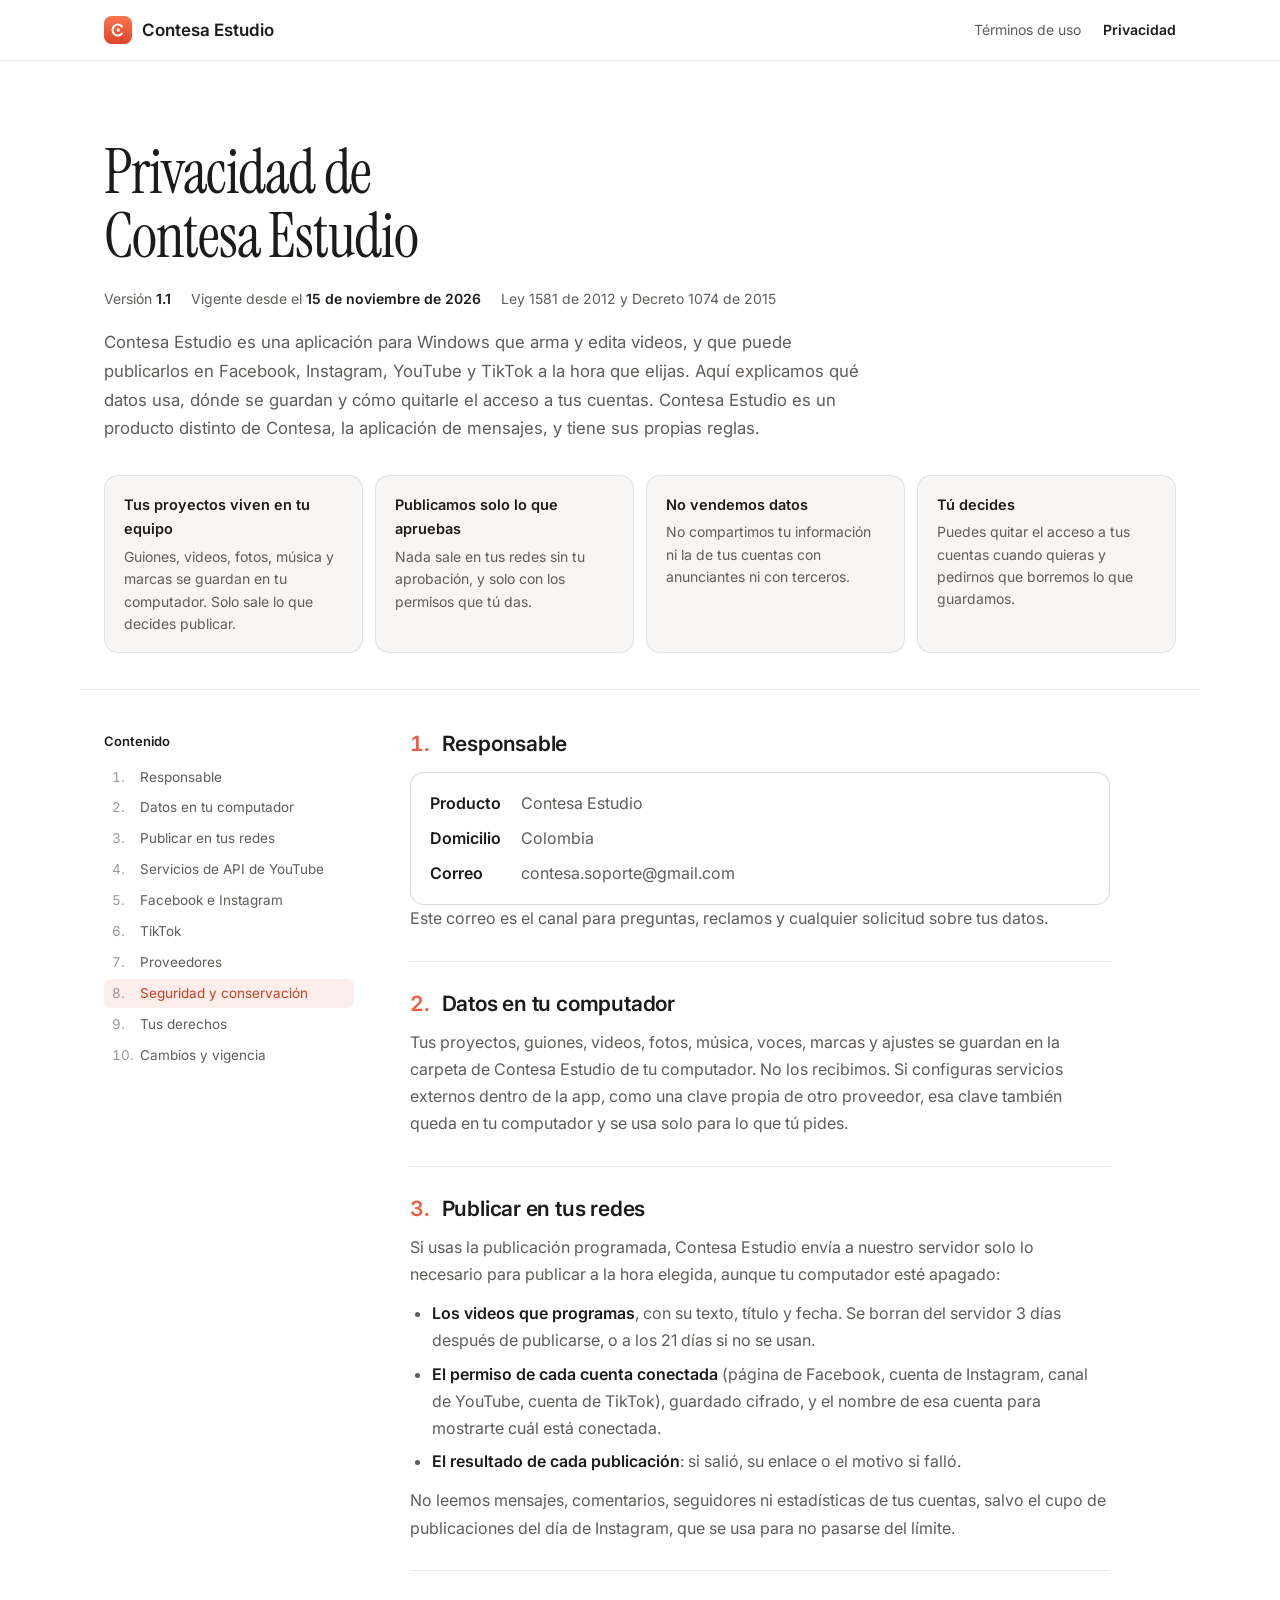
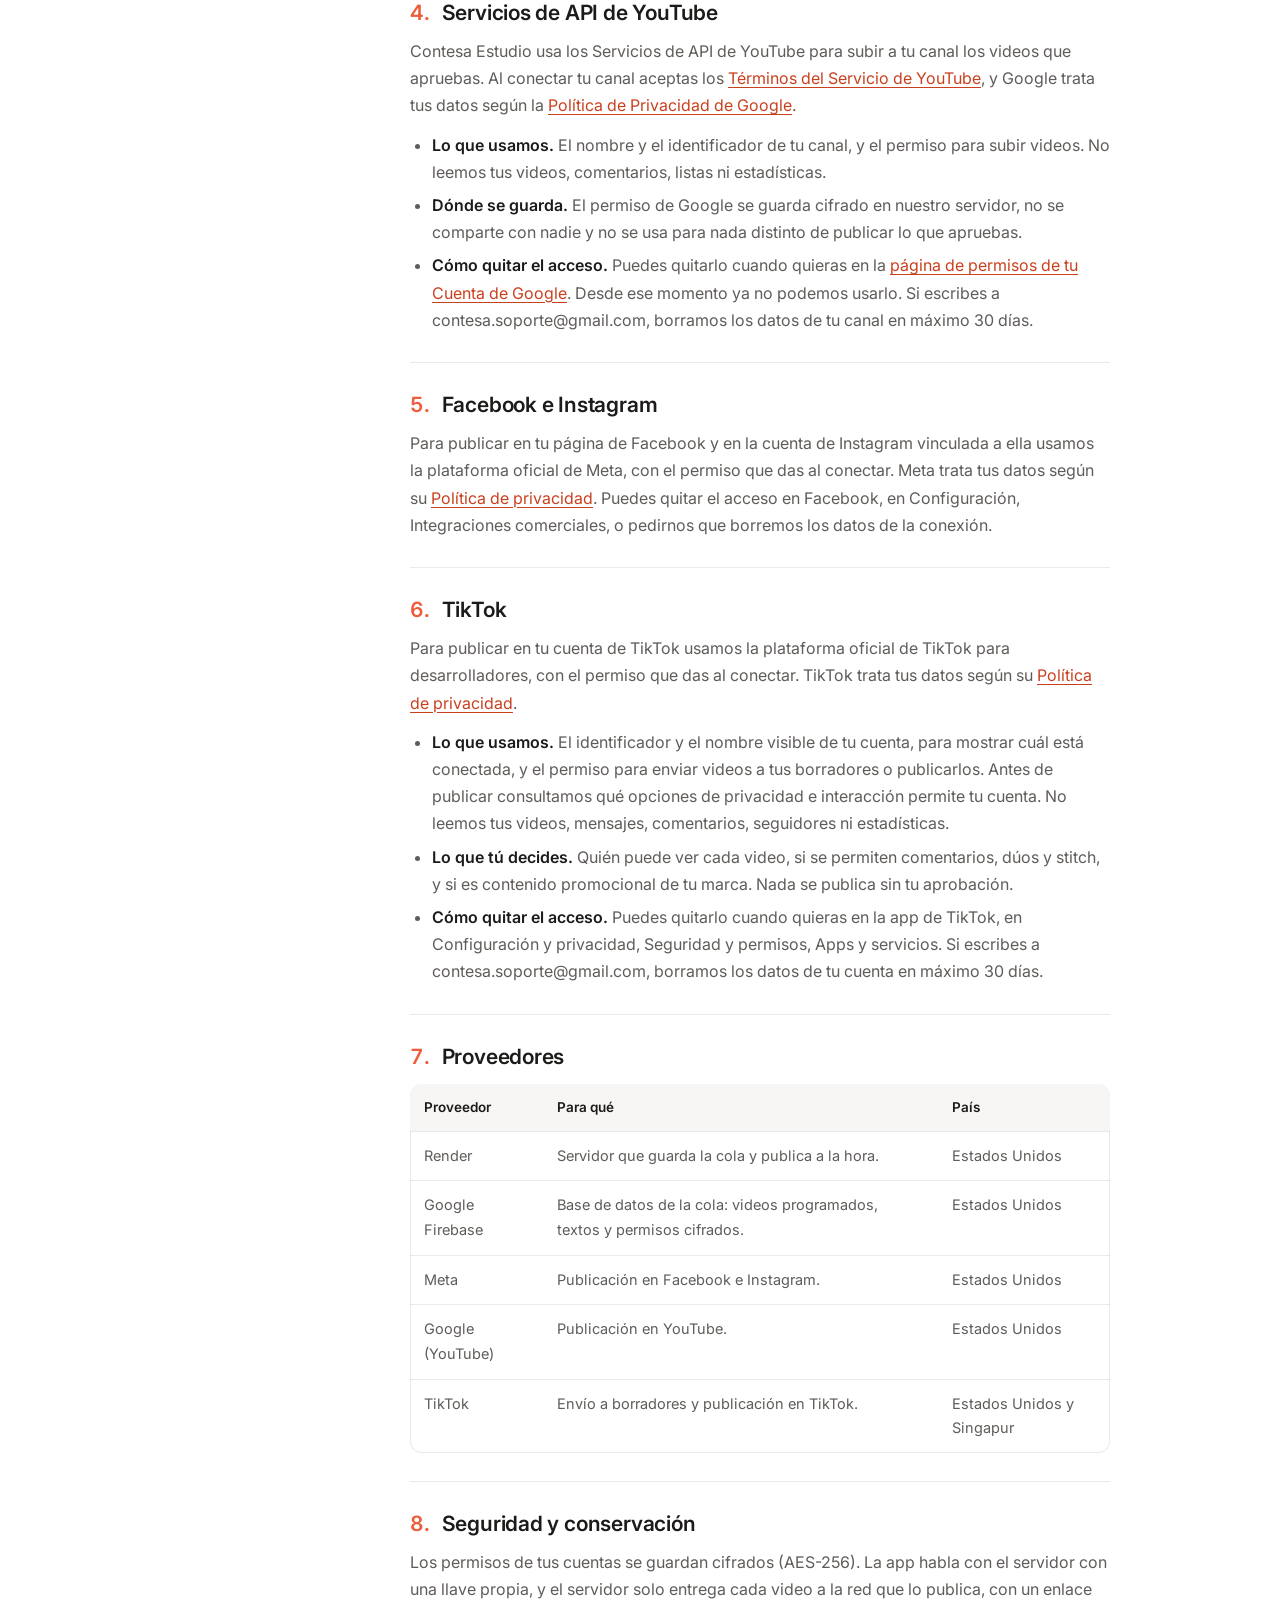
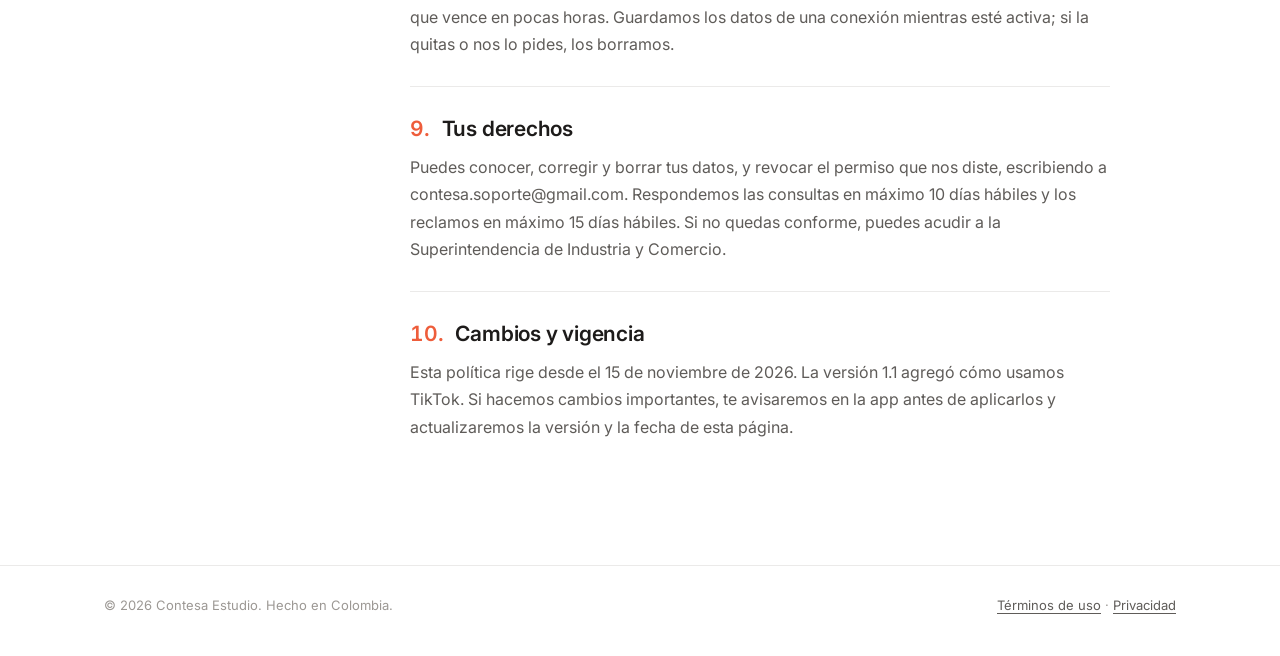
<file: estudio/privacidad.html>
<!DOCTYPE html>
<html lang="es">
<head>
<meta charset="UTF-8">
<meta name="viewport" content="width=device-width, initial-scale=1.0, viewport-fit=cover">
<title>Privacidad de Contesa Estudio</title>
<meta name="description" content="Qué datos usa Contesa Estudio, incluidos los de Facebook, Instagram y YouTube cuando publicas desde la app, dónde se guardan y cómo quitar el acceso.">
<link rel="icon" type="image/svg+xml" href="data:image/svg+xml,%3Csvg xmlns='http://www.w3.org/2000/svg' viewBox='0 0 32 32'%3E%3Crect width='32' height='32' rx='7.5' fill='%23ee5d3b'/%3E%3Cpath d='M21.6 11.1A6.6 6.6 0 1 0 21.6 20.9' fill='none' stroke='white' stroke-width='2.6' stroke-linecap='round'/%3E%3Ccircle cx='16.2' cy='16' r='2' fill='white'/%3E%3C/svg%3E">
<link rel="preconnect" href="https://fonts.googleapis.com">
<link rel="preconnect" href="https://fonts.gstatic.com" crossorigin>
<link rel="stylesheet" href="https://fonts.googleapis.com/css2?family=Instrument+Serif&family=Inter:wght@400;500;600&display=swap">
<link rel="stylesheet" href="../legal.css">
</head>
<body>

<header class="nav">
  <div class="wrap nav-inner">
    <a href="./privacidad.html" class="brand"><span class="mark"><svg viewBox="0 0 24 24" aria-hidden="true"><path d="M17.4 7.4A7.2 7.2 0 1 0 17.4 16.6" fill="none" stroke="#fff" stroke-width="2.7" stroke-linecap="round"/><circle cx="12.4" cy="12" r="2.2" fill="#fff"/></svg></span>Contesa Estudio</a>
    <nav class="nav-links" aria-label="Documentos de Contesa Estudio">
      <a href="terminos.html">Términos de uso</a>
      <a href="privacidad.html" aria-current="page">Privacidad</a>
    </nav>
  </div>
</header>

<main>
  <div class="wrap doc-head">
    <h1>Privacidad de Contesa Estudio</h1>
    <div class="doc-meta">
      <span>Versión <b>1.1</b></span>
      <span>Vigente desde el <b>15 de noviembre de 2026</b></span>
      <span>Ley 1581 de 2012 y Decreto 1074 de 2015</span>
    </div>
    <p class="doc-lede">Contesa Estudio es una aplicación para Windows que arma y edita videos, y que puede publicarlos en Facebook, Instagram, YouTube y TikTok a la hora que elijas. Aquí explicamos qué datos usa, dónde se guardan y cómo quitarle el acceso a tus cuentas. Contesa Estudio es un producto distinto de Contesa, la aplicación de mensajes, y tiene sus propias reglas.</p>

    <div class="summary" aria-label="Resumen">
      <div><h2>Tus proyectos viven en tu equipo</h2><p>Guiones, videos, fotos, música y marcas se guardan en tu computador. Solo sale lo que decides publicar.</p></div>
      <div><h2>Publicamos solo lo que apruebas</h2><p>Nada sale en tus redes sin tu aprobación, y solo con los permisos que tú das.</p></div>
      <div><h2>No vendemos datos</h2><p>No compartimos tu información ni la de tus cuentas con anunciantes ni con terceros.</p></div>
      <div><h2>Tú decides</h2><p>Puedes quitar el acceso a tus cuentas cuando quieras y pedirnos que borremos lo que guardamos.</p></div>
    </div>
  </div>

  <div class="wrap doc">
    <nav class="toc" aria-label="Contenido">
      <strong>Contenido</strong>
      <ol>
        <li><a href="#responsable">Responsable</a></li>
        <li><a href="#equipo">Datos en tu computador</a></li>
        <li><a href="#publicar">Publicar en tus redes</a></li>
        <li><a href="#youtube">Servicios de API de YouTube</a></li>
        <li><a href="#meta">Facebook e Instagram</a></li>
        <li><a href="#tiktok">TikTok</a></li>
        <li><a href="#proveedores">Proveedores</a></li>
        <li><a href="#seguridad">Seguridad y conservación</a></li>
        <li><a href="#derechos">Tus derechos</a></li>
        <li><a href="#cambios">Cambios y vigencia</a></li>
      </ol>
    </nav>

    <article class="body">
      <section id="responsable">
        <h2>Responsable</h2>
        <div class="contact-card">
          <dl>
            <dt>Producto</dt><dd>Contesa Estudio</dd>
            <dt>Domicilio</dt><dd>Colombia</dd>
            <dt>Correo</dt><dd>contesa.soporte@gmail.com</dd>
          </dl>
        </div>
        <p>Este correo es el canal para preguntas, reclamos y cualquier solicitud sobre tus datos.</p>
      </section>

      <section id="equipo">
        <h2>Datos en tu computador</h2>
        <p>Tus proyectos, guiones, videos, fotos, música, voces, marcas y ajustes se guardan en la carpeta de Contesa Estudio de tu computador. No los recibimos. Si configuras servicios externos dentro de la app, como una clave propia de otro proveedor, esa clave también queda en tu computador y se usa solo para lo que tú pides.</p>
      </section>

      <section id="publicar">
        <h2>Publicar en tus redes</h2>
        <p>Si usas la publicación programada, Contesa Estudio envía a nuestro servidor solo lo necesario para publicar a la hora elegida, aunque tu computador esté apagado:</p>
        <ul>
          <li><strong>Los videos que programas</strong>, con su texto, título y fecha. Se borran del servidor 3 días después de publicarse, o a los 21 días si no se usan.</li>
          <li><strong>El permiso de cada cuenta conectada</strong> (página de Facebook, cuenta de Instagram, canal de YouTube, cuenta de TikTok), guardado cifrado, y el nombre de esa cuenta para mostrarte cuál está conectada.</li>
          <li><strong>El resultado de cada publicación</strong>: si salió, su enlace o el motivo si falló.</li>
        </ul>
        <p>No leemos mensajes, comentarios, seguidores ni estadísticas de tus cuentas, salvo el cupo de publicaciones del día de Instagram, que se usa para no pasarse del límite.</p>
      </section>

      <section id="youtube">
        <h2>Servicios de API de YouTube</h2>
        <p>Contesa Estudio usa los Servicios de API de YouTube para subir a tu canal los videos que apruebas. Al conectar tu canal aceptas los <a href="https://www.youtube.com/t/terms" rel="noopener">Términos del Servicio de YouTube</a>, y Google trata tus datos según la <a href="https://policies.google.com/privacy" rel="noopener">Política de Privacidad de Google</a>.</p>
        <ul>
          <li><strong>Lo que usamos.</strong> El nombre y el identificador de tu canal, y el permiso para subir videos. No leemos tus videos, comentarios, listas ni estadísticas.</li>
          <li><strong>Dónde se guarda.</strong> El permiso de Google se guarda cifrado en nuestro servidor, no se comparte con nadie y no se usa para nada distinto de publicar lo que apruebas.</li>
          <li><strong>Cómo quitar el acceso.</strong> Puedes quitarlo cuando quieras en la <a href="https://security.google.com/settings/security/permissions" rel="noopener">página de permisos de tu Cuenta de Google</a>. Desde ese momento ya no podemos usarlo. Si escribes a contesa.soporte@gmail.com, borramos los datos de tu canal en máximo 30 días.</li>
        </ul>
      </section>

      <section id="meta">
        <h2>Facebook e Instagram</h2>
        <p>Para publicar en tu página de Facebook y en la cuenta de Instagram vinculada a ella usamos la plataforma oficial de Meta, con el permiso que das al conectar. Meta trata tus datos según su <a href="https://www.facebook.com/privacy/policy" rel="noopener">Política de privacidad</a>. Puedes quitar el acceso en Facebook, en Configuración, Integraciones comerciales, o pedirnos que borremos los datos de la conexión.</p>
      </section>

      <section id="tiktok">
        <h2>TikTok</h2>
        <p>Para publicar en tu cuenta de TikTok usamos la plataforma oficial de TikTok para desarrolladores, con el permiso que das al conectar. TikTok trata tus datos según su <a href="https://www.tiktok.com/legal/page/global/privacy-policy/es" rel="noopener">Política de privacidad</a>.</p>
        <ul>
          <li><strong>Lo que usamos.</strong> El identificador y el nombre visible de tu cuenta, para mostrar cuál está conectada, y el permiso para enviar videos a tus borradores o publicarlos. Antes de publicar consultamos qué opciones de privacidad e interacción permite tu cuenta. No leemos tus videos, mensajes, comentarios, seguidores ni estadísticas.</li>
          <li><strong>Lo que tú decides.</strong> Quién puede ver cada video, si se permiten comentarios, dúos y stitch, y si es contenido promocional de tu marca. Nada se publica sin tu aprobación.</li>
          <li><strong>Cómo quitar el acceso.</strong> Puedes quitarlo cuando quieras en la app de TikTok, en Configuración y privacidad, Seguridad y permisos, Apps y servicios. Si escribes a contesa.soporte@gmail.com, borramos los datos de tu cuenta en máximo 30 días.</li>
        </ul>
      </section>

      <section id="proveedores">
        <h2>Proveedores</h2>
        <div class="table-wrap">
          <table>
            <thead><tr><th>Proveedor</th><th>Para qué</th><th>País</th></tr></thead>
            <tbody>
              <tr><td>Render</td><td>Servidor que guarda la cola y publica a la hora.</td><td>Estados Unidos</td></tr>
              <tr><td>Google Firebase</td><td>Base de datos de la cola: videos programados, textos y permisos cifrados.</td><td>Estados Unidos</td></tr>
              <tr><td>Meta</td><td>Publicación en Facebook e Instagram.</td><td>Estados Unidos</td></tr>
              <tr><td>Google (YouTube)</td><td>Publicación en YouTube.</td><td>Estados Unidos</td></tr>
              <tr><td>TikTok</td><td>Envío a borradores y publicación en TikTok.</td><td>Estados Unidos y Singapur</td></tr>
            </tbody>
          </table>
        </div>
      </section>

      <section id="seguridad">
        <h2>Seguridad y conservación</h2>
        <p>Los permisos de tus cuentas se guardan cifrados (AES-256). La app habla con el servidor con una llave propia, y el servidor solo entrega cada video a la red que lo publica, con un enlace que vence en pocas horas. Guardamos los datos de una conexión mientras esté activa; si la quitas o nos lo pides, los borramos.</p>
      </section>

      <section id="derechos">
        <h2>Tus derechos</h2>
        <p>Puedes conocer, corregir y borrar tus datos, y revocar el permiso que nos diste, escribiendo a contesa.soporte@gmail.com. Respondemos las consultas en máximo 10 días hábiles y los reclamos en máximo 15 días hábiles. Si no quedas conforme, puedes acudir a la Superintendencia de Industria y Comercio.</p>
      </section>

      <section id="cambios">
        <h2>Cambios y vigencia</h2>
        <p>Esta política rige desde el 15 de noviembre de 2026. La versión 1.1 agregó cómo usamos TikTok. Si hacemos cambios importantes, te avisaremos en la app antes de aplicarlos y actualizaremos la versión y la fecha de esta página.</p>
      </section>
    </article>
  </div>
</main>

<footer class="footer">
  <div class="wrap">
    <span>© 2026 Contesa Estudio. Hecho en Colombia.</span>
    <span><a href="terminos.html">Términos de uso</a> · <a href="privacidad.html">Privacidad</a></span>
  </div>
</footer>

<script>
(() => {
  const links = new Map([...document.querySelectorAll('.toc a')].map(a => [a.getAttribute('href').slice(1), a]))
  const io = new IntersectionObserver(entries => {
    entries.forEach(e => {
      if (!e.isIntersecting) return
      links.forEach(a => a.classList.remove('is-current'))
      links.get(e.target.id)?.classList.add('is-current')
    })
  }, { rootMargin: '-20% 0px -70% 0px' })
  document.querySelectorAll('.body section').forEach(s => io.observe(s))
})()
</script>
</body>
</html>
</file>
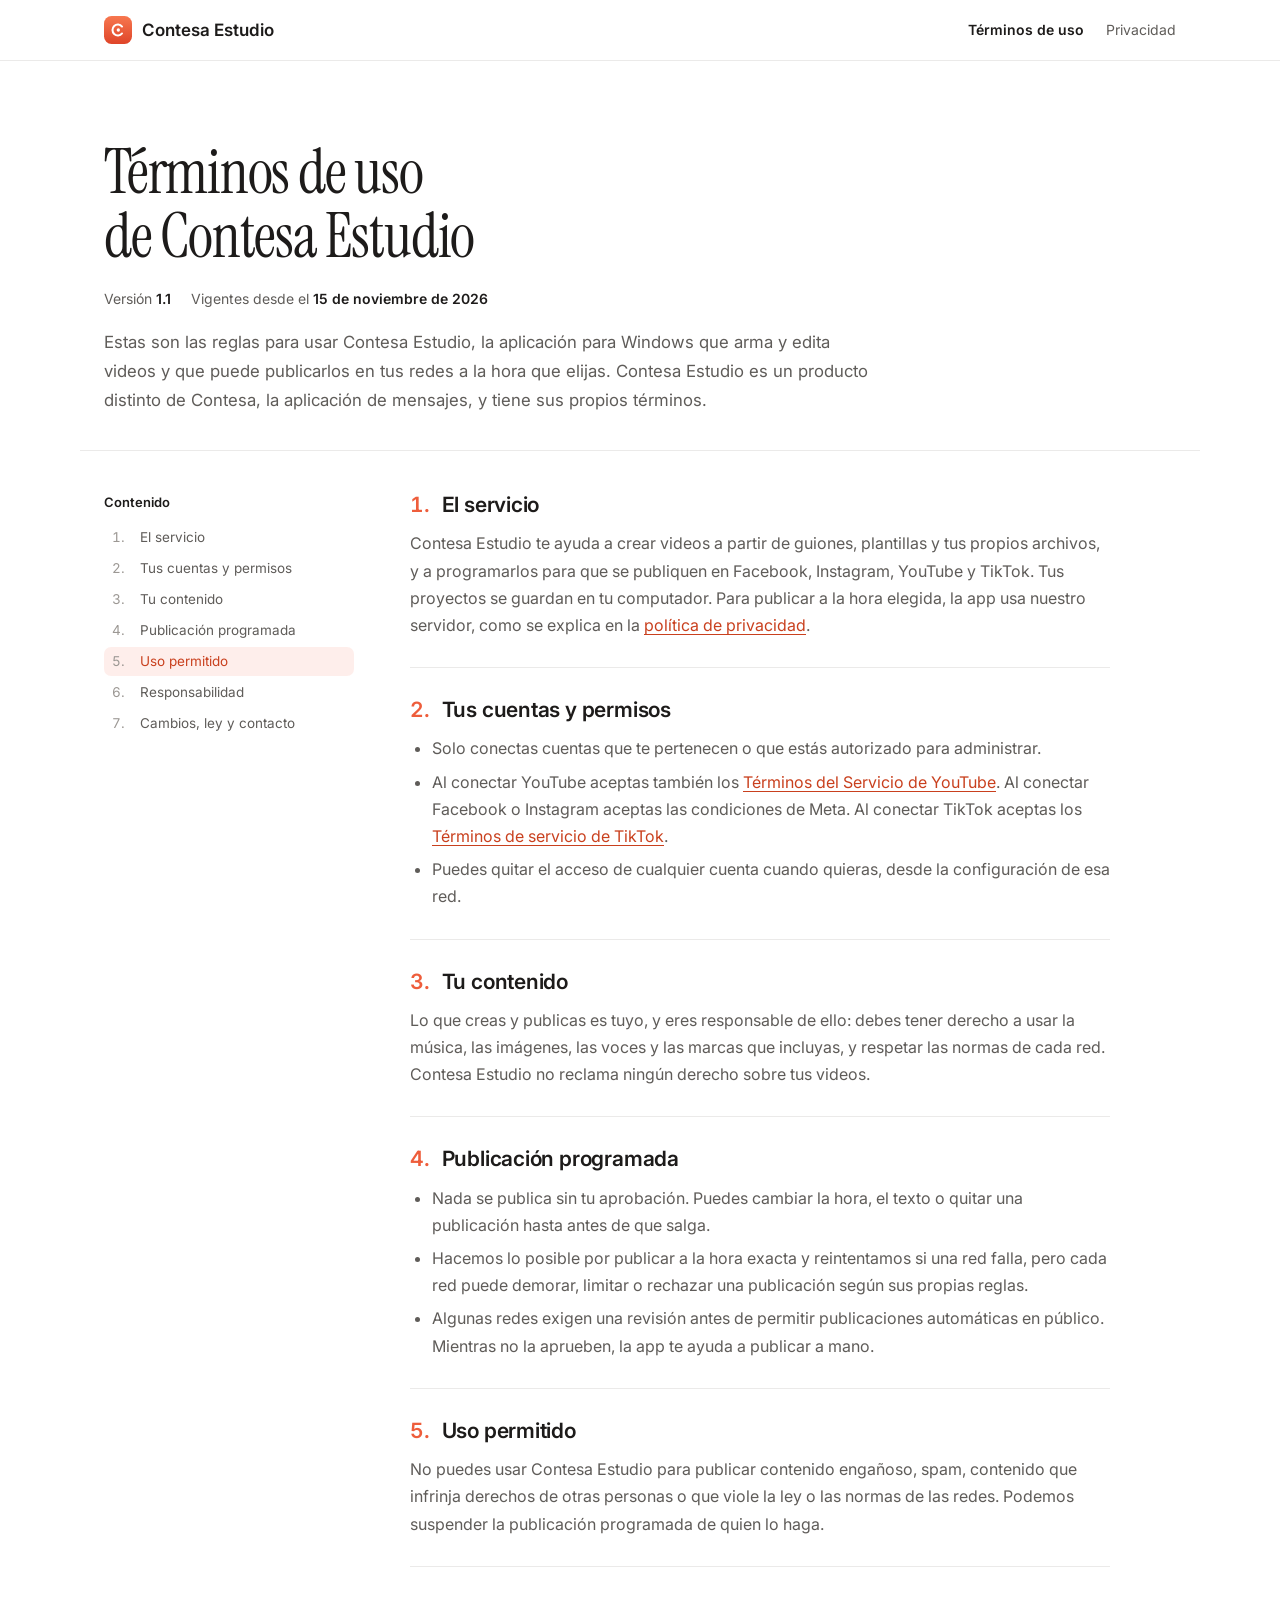
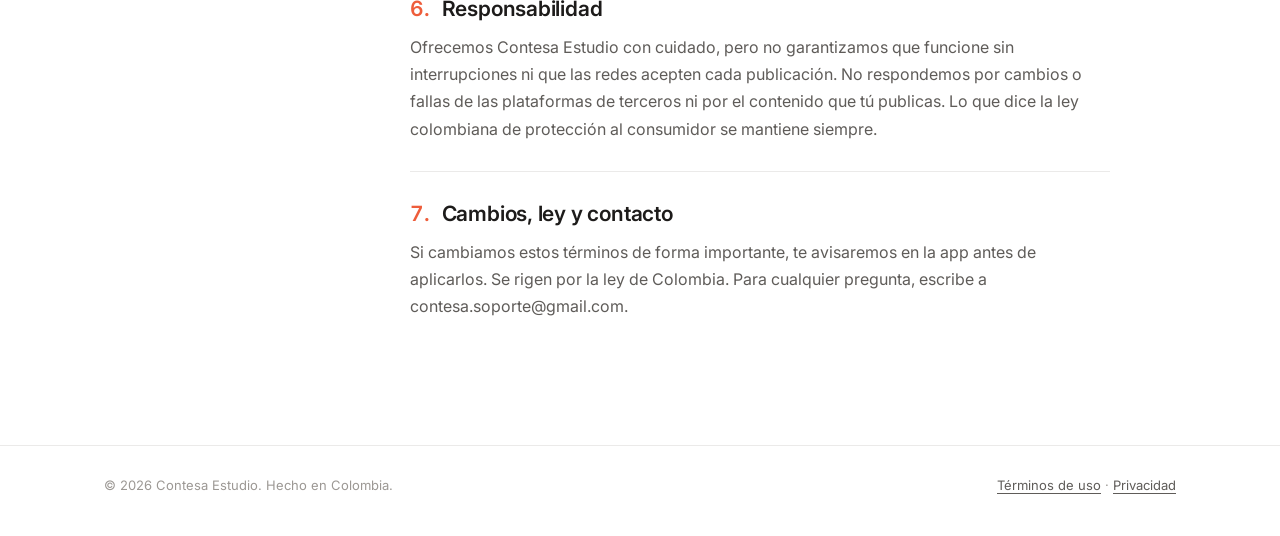
<file: estudio/terminos.html>
<!DOCTYPE html>
<html lang="es">
<head>
<meta charset="UTF-8">
<meta name="viewport" content="width=device-width, initial-scale=1.0, viewport-fit=cover">
<title>Términos de Contesa Estudio</title>
<meta name="description" content="Las reglas para usar Contesa Estudio y su publicación programada en Facebook, Instagram y YouTube.">
<link rel="icon" type="image/svg+xml" href="data:image/svg+xml,%3Csvg xmlns='http://www.w3.org/2000/svg' viewBox='0 0 32 32'%3E%3Crect width='32' height='32' rx='7.5' fill='%23ee5d3b'/%3E%3Cpath d='M21.6 11.1A6.6 6.6 0 1 0 21.6 20.9' fill='none' stroke='white' stroke-width='2.6' stroke-linecap='round'/%3E%3Ccircle cx='16.2' cy='16' r='2' fill='white'/%3E%3C/svg%3E">
<link rel="preconnect" href="https://fonts.googleapis.com">
<link rel="preconnect" href="https://fonts.gstatic.com" crossorigin>
<link rel="stylesheet" href="https://fonts.googleapis.com/css2?family=Instrument+Serif&family=Inter:wght@400;500;600&display=swap">
<link rel="stylesheet" href="../legal.css">
</head>
<body>

<header class="nav">
  <div class="wrap nav-inner">
    <a href="./terminos.html" class="brand"><span class="mark"><svg viewBox="0 0 24 24" aria-hidden="true"><path d="M17.4 7.4A7.2 7.2 0 1 0 17.4 16.6" fill="none" stroke="#fff" stroke-width="2.7" stroke-linecap="round"/><circle cx="12.4" cy="12" r="2.2" fill="#fff"/></svg></span>Contesa Estudio</a>
    <nav class="nav-links" aria-label="Documentos de Contesa Estudio">
      <a href="terminos.html" aria-current="page">Términos de uso</a>
      <a href="privacidad.html">Privacidad</a>
    </nav>
  </div>
</header>

<main>
  <div class="wrap doc-head">
    <h1>Términos de uso de Contesa Estudio</h1>
    <div class="doc-meta">
      <span>Versión <b>1.1</b></span>
      <span>Vigentes desde el <b>15 de noviembre de 2026</b></span>
    </div>
    <p class="doc-lede">Estas son las reglas para usar Contesa Estudio, la aplicación para Windows que arma y edita videos y que puede publicarlos en tus redes a la hora que elijas. Contesa Estudio es un producto distinto de Contesa, la aplicación de mensajes, y tiene sus propios términos.</p>
  </div>

  <div class="wrap doc">
    <nav class="toc" aria-label="Contenido">
      <strong>Contenido</strong>
      <ol>
        <li><a href="#servicio">El servicio</a></li>
        <li><a href="#cuentas">Tus cuentas y permisos</a></li>
        <li><a href="#contenido">Tu contenido</a></li>
        <li><a href="#publicacion">Publicación programada</a></li>
        <li><a href="#uso">Uso permitido</a></li>
        <li><a href="#responsabilidad">Responsabilidad</a></li>
        <li><a href="#cambios">Cambios, ley y contacto</a></li>
      </ol>
    </nav>

    <article class="body">
      <section id="servicio">
        <h2>El servicio</h2>
        <p>Contesa Estudio te ayuda a crear videos a partir de guiones, plantillas y tus propios archivos, y a programarlos para que se publiquen en Facebook, Instagram, YouTube y TikTok. Tus proyectos se guardan en tu computador. Para publicar a la hora elegida, la app usa nuestro servidor, como se explica en la <a href="privacidad.html">política de privacidad</a>.</p>
      </section>

      <section id="cuentas">
        <h2>Tus cuentas y permisos</h2>
        <ul>
          <li>Solo conectas cuentas que te pertenecen o que estás autorizado para administrar.</li>
          <li>Al conectar YouTube aceptas también los <a href="https://www.youtube.com/t/terms" rel="noopener">Términos del Servicio de YouTube</a>. Al conectar Facebook o Instagram aceptas las condiciones de Meta. Al conectar TikTok aceptas los <a href="https://www.tiktok.com/legal/page/global/terms-of-service/es" rel="noopener">Términos de servicio de TikTok</a>.</li>
          <li>Puedes quitar el acceso de cualquier cuenta cuando quieras, desde la configuración de esa red.</li>
        </ul>
      </section>

      <section id="contenido">
        <h2>Tu contenido</h2>
        <p>Lo que creas y publicas es tuyo, y eres responsable de ello: debes tener derecho a usar la música, las imágenes, las voces y las marcas que incluyas, y respetar las normas de cada red. Contesa Estudio no reclama ningún derecho sobre tus videos.</p>
      </section>

      <section id="publicacion">
        <h2>Publicación programada</h2>
        <ul>
          <li>Nada se publica sin tu aprobación. Puedes cambiar la hora, el texto o quitar una publicación hasta antes de que salga.</li>
          <li>Hacemos lo posible por publicar a la hora exacta y reintentamos si una red falla, pero cada red puede demorar, limitar o rechazar una publicación según sus propias reglas.</li>
          <li>Algunas redes exigen una revisión antes de permitir publicaciones automáticas en público. Mientras no la aprueben, la app te ayuda a publicar a mano.</li>
        </ul>
      </section>

      <section id="uso">
        <h2>Uso permitido</h2>
        <p>No puedes usar Contesa Estudio para publicar contenido engañoso, spam, contenido que infrinja derechos de otras personas o que viole la ley o las normas de las redes. Podemos suspender la publicación programada de quien lo haga.</p>
      </section>

      <section id="responsabilidad">
        <h2>Responsabilidad</h2>
        <p>Ofrecemos Contesa Estudio con cuidado, pero no garantizamos que funcione sin interrupciones ni que las redes acepten cada publicación. No respondemos por cambios o fallas de las plataformas de terceros ni por el contenido que tú publicas. Lo que dice la ley colombiana de protección al consumidor se mantiene siempre.</p>
      </section>

      <section id="cambios">
        <h2>Cambios, ley y contacto</h2>
        <p>Si cambiamos estos términos de forma importante, te avisaremos en la app antes de aplicarlos. Se rigen por la ley de Colombia. Para cualquier pregunta, escribe a contesa.soporte@gmail.com.</p>
      </section>
    </article>
  </div>
</main>

<footer class="footer">
  <div class="wrap">
    <span>© 2026 Contesa Estudio. Hecho en Colombia.</span>
    <span><a href="terminos.html">Términos de uso</a> · <a href="privacidad.html">Privacidad</a></span>
  </div>
</footer>

<script>
(() => {
  const links = new Map([...document.querySelectorAll('.toc a')].map(a => [a.getAttribute('href').slice(1), a]))
  const io = new IntersectionObserver(entries => {
    entries.forEach(e => {
      if (!e.isIntersecting) return
      links.forEach(a => a.classList.remove('is-current'))
      links.get(e.target.id)?.classList.add('is-current')
    })
  }, { rootMargin: '-20% 0px -70% 0px' })
  document.querySelectorAll('.body section').forEach(s => io.observe(s))
})()
</script>
</body>
</html>
</file>
<file: app/assets/index-D4tyX11B.css>
@font-face{font-family:Inter Variable;font-style:normal;font-display:swap;font-weight:100 900;src:url(/app/assets/inter-cyrillic-ext-wght-normal-B2xhLi22.woff2) format("woff2-variations");unicode-range:U+0460-052F,U+1C80-1C88,U+20B4,U+2DE0-2DFF,U+A640-A69F,U+FE2E-FE2F}@font-face{font-family:Inter Variable;font-style:normal;font-display:swap;font-weight:100 900;src:url(/app/assets/inter-cyrillic-wght-normal-CMZtQduZ.woff2) format("woff2-variations");unicode-range:U+0301,U+0400-045F,U+0490-0491,U+04B0-04B1,U+2116}@font-face{font-family:Inter Variable;font-style:normal;font-display:swap;font-weight:100 900;src:url(/app/assets/inter-greek-ext-wght-normal-CGAr0uHJ.woff2) format("woff2-variations");unicode-range:U+1F00-1FFF}@font-face{font-family:Inter Variable;font-style:normal;font-display:swap;font-weight:100 900;src:url(/app/assets/inter-greek-wght-normal-CaVNZxsx.woff2) format("woff2-variations");unicode-range:U+0370-0377,U+037A-037F,U+0384-038A,U+038C,U+038E-03A1,U+03A3-03FF}@font-face{font-family:Inter Variable;font-style:normal;font-display:swap;font-weight:100 900;src:url(/app/assets/inter-vietnamese-wght-normal-CBcvBZtf.woff2) format("woff2-variations");unicode-range:U+0102-0103,U+0110-0111,U+0128-0129,U+0168-0169,U+01A0-01A1,U+01AF-01B0,U+0300-0301,U+0303-0304,U+0308-0309,U+0323,U+0329,U+1EA0-1EF9,U+20AB}@font-face{font-family:Inter Variable;font-style:normal;font-display:swap;font-weight:100 900;src:url(/app/assets/inter-latin-ext-wght-normal-CFHvXkgd.woff2) format("woff2-variations");unicode-range:U+0100-02AF,U+0304,U+0308,U+0329,U+1E00-1E9F,U+1EF2-1EFF,U+2020,U+20A0-20AB,U+20AD-20C0,U+2113,U+2C60-2C7F,U+A720-A7FF}@font-face{font-family:Inter Variable;font-style:normal;font-display:swap;font-weight:100 900;src:url(/app/assets/inter-latin-wght-normal-C2S99t-D.woff2) format("woff2-variations");unicode-range:U+0000-00FF,U+0131,U+0152-0153,U+02BB-02BC,U+02C6,U+02DA,U+02DC,U+0304,U+0308,U+0329,U+2000-206F,U+2074,U+20AC,U+2122,U+2191,U+2193,U+2212,U+2215,U+FEFF,U+FFFD}@font-face{font-family:"Instrument Serif";font-style:normal;font-display:swap;font-weight:400;src:url(/app/assets/instrument-serif-latin-ext-400-normal-CNbCjDc5.woff2) format("woff2"),url(/app/assets/instrument-serif-latin-ext-400-normal-ZduzdBhS.woff) format("woff");unicode-range:U+0100-02AF,U+0304,U+0308,U+0329,U+1E00-1E9F,U+1EF2-1EFF,U+2020,U+20A0-20AB,U+20AD-20C0,U+2113,U+2C60-2C7F,U+A720-A7FF}@font-face{font-family:"Instrument Serif";font-style:normal;font-display:swap;font-weight:400;src:url(/app/assets/instrument-serif-latin-400-normal-CwvVGij3.woff2) format("woff2"),url(/app/assets/instrument-serif-latin-400-normal-BKYSN5O0.woff) format("woff");unicode-range:U+0000-00FF,U+0131,U+0152-0153,U+02BB-02BC,U+02C6,U+02DA,U+02DC,U+0304,U+0308,U+0329,U+2000-206F,U+2074,U+20AC,U+2122,U+2191,U+2193,U+2212,U+2215,U+FEFF,U+FFFD}:root{--bg: #f4f3f2;--surface: #ffffff;--surface-2: #f8f7f6;--fill: #f0efed;--text: #1d1b1a;--text-2: #6b6865;--text-3: #8f8b87;--line: rgba(40, 28, 20, .08);--line-strong: rgba(40, 28, 20, .14);--accent: #d24a2b;--accent-text: #b23a1c;--accent-soft: rgba(238, 93, 59, .12);--on-accent: #ffffff;--green: #22a356;--green-text: #17703b;--green-soft: rgba(34, 163, 86, .13);--orange: #e2850a;--orange-text: #8a4f00;--orange-soft: rgba(226, 133, 10, .14);--red: #d42a55;--red-text: #a3163c;--red-soft: rgba(212, 42, 85, .12);--blue-text: #0a55b3;--blue-soft: rgba(10, 122, 255, .12);--bubble-out: #ee5d3b;--font: "Inter Variable", Inter, "Segoe UI", system-ui, -apple-system, sans-serif;--serif: "Instrument Serif", Georgia, serif;--radius: 16px;--safe-top: env(safe-area-inset-top, 0px);--safe-bottom: env(safe-area-inset-bottom, 0px);color-scheme:light}@media (prefers-color-scheme: dark){:root{--bg: #161413;--surface: #211e1c;--surface-2: #2a2724;--fill: #2e2a27;--text: #f3efec;--text-2: #aaa49f;--text-3: #87817b;--line: rgba(255, 245, 235, .08);--line-strong: rgba(255, 245, 235, .14);--accent: #ee6a4a;--accent-text: #ff8d70;--accent-soft: rgba(238, 106, 74, .18);--green: #34c46a;--green-text: #5fd88b;--green-soft: rgba(52, 196, 106, .16);--orange: #f59f2b;--orange-text: #ffbe63;--orange-soft: rgba(245, 159, 43, .16);--red: #ff5a7e;--red-text: #ff8aa3;--red-soft: rgba(255, 90, 126, .15);--blue-text: #6fb0ff;--blue-soft: rgba(80, 150, 255, .16);--bubble-out: #d9553a;color-scheme:dark}}*{box-sizing:border-box;-webkit-tap-highlight-color:transparent}html,body,#root{height:100%}body{margin:0;background:var(--bg);color:var(--text);font-family:var(--font);font-size:15px;line-height:1.4;-webkit-font-smoothing:antialiased;overscroll-behavior:none}button,input,textarea{font:inherit;color:inherit}button{cursor:pointer}:focus-visible{outline:2px solid var(--accent);outline-offset:2px}.muted{color:var(--text-2)}.tabular{font-variant-numeric:tabular-nums}.sr-only{position:absolute;width:1px;height:1px;overflow:hidden;clip:rect(0 0 0 0);white-space:nowrap}.app{height:100%;display:flex;flex-direction:column;max-width:560px;margin:0 auto}.screen{flex:1;min-height:0;overflow-y:auto;-webkit-overflow-scrolling:touch}.screen-head{padding:calc(22px + var(--safe-top)) 20px 10px;display:flex;flex-direction:column;gap:4px}.screen-head h1{margin:0;font-family:var(--serif);font-weight:400;font-size:31px;line-height:1.1;letter-spacing:-.005em}.screen-head .lede{margin:2px 0 0;font-size:14px;line-height:1.5;color:var(--text-2)}.eyebrow{font-size:13px;color:var(--text-2)}.stack{padding:8px 16px calc(20px + var(--safe-bottom));display:flex;flex-direction:column;gap:14px}.card{background:var(--surface);border-radius:var(--radius);box-shadow:0 0 0 1px var(--line)}.card-title{margin:0;padding:14px 16px 10px;font-size:15px;font-weight:600}.btn{min-height:48px;padding:0 16px;border:0;border-radius:12px;display:inline-flex;align-items:center;justify-content:center;gap:8px;font-size:15px;font-weight:600;background:var(--fill);color:var(--text);text-decoration:none}.btn:active{transform:scale(.98)}.btn:disabled{opacity:.5}.btn-primary{background:var(--accent);color:var(--on-accent)}.btn-quiet{background:var(--surface);box-shadow:0 0 0 1px var(--line-strong)}.btn-sm{min-height:40px;font-size:14px;border-radius:10px;padding:0 14px}.btn-block{width:100%}.link{border:0;background:none;padding:0;color:var(--accent-text);font-weight:600;font-size:14px}.tabbar{display:flex;background:var(--surface);border-top:1px solid var(--line);padding:4px 8px calc(6px + var(--safe-bottom))}.tab{flex:1;min-height:52px;border:0;background:none;display:flex;flex-direction:column;align-items:center;justify-content:center;gap:3px;font-size:11.5px;color:var(--text-2);position:relative}.tab.on{color:var(--accent-text);font-weight:600}.tab-badge{position:absolute;top:4px;left:calc(50% + 6px);min-width:18px;height:18px;padding:0 5px;border-radius:99px;background:var(--accent);color:var(--on-accent);font-size:11px;font-weight:700;line-height:18px}.status{padding:18px;display:flex;flex-direction:column;gap:14px}.status-row{display:flex;gap:12px;align-items:center}.status-light{width:40px;height:40px;border-radius:50%;flex:none;display:grid;place-items:center;background:var(--tone-soft)}.status-light i{width:12px;height:12px;border-radius:50%;background:var(--tone);box-shadow:0 0 0 5px color-mix(in srgb,var(--tone) 20%,transparent)}.status-title{font-size:17px;font-weight:600}.status-detail{font-size:13px;color:var(--text-2);margin-top:1px}.tone-green{--tone: var(--green);--tone-soft: var(--green-soft)}.tone-orange{--tone: var(--orange);--tone-soft: var(--orange-soft)}.tone-red{--tone: var(--red);--tone-soft: var(--red-soft)}.tone-neutral{--tone: var(--text-3);--tone-soft: var(--fill)}.status-note{display:flex;gap:10px;align-items:center;background:var(--surface-2);border-radius:12px;padding:12px;font-size:13.5px;line-height:1.4}.status-note svg{flex:none;color:var(--green-text)}.status-note.is-warn svg{color:var(--orange-text)}.row{width:100%;display:flex;gap:12px;align-items:center;padding:12px 16px;min-height:56px;border:0;background:none;text-align:left;border-top:1px solid var(--line)}.row-first{border-top:0}.row-main{flex:1;min-width:0}.row-main b{font-weight:600}.row-sub{font-size:13px;color:var(--text-2);overflow:hidden;text-overflow:ellipsis;white-space:nowrap}.row-time{font-size:12.5px;color:var(--text-2);flex:none}.dot{width:9px;height:9px;border-radius:50%;flex:none}.empty{padding:18px 16px 20px;font-size:13.5px;color:var(--text-2);line-height:1.5}.stats{padding:14px 16px;display:grid;grid-template-columns:repeat(3,minmax(0,1fr));gap:8px}.stats b{display:block;font-size:22px;font-weight:600;font-variant-numeric:tabular-nums}.stats span{font-size:12px;color:var(--text-2)}.filters{display:flex;gap:8px;overflow-x:auto;padding-bottom:2px;scrollbar-width:none}.filter{border:0;border-radius:99px;padding:0 14px;min-height:36px;font-size:13.5px;background:var(--fill);white-space:nowrap}.filter.on{background:var(--text);color:var(--bg);font-weight:600}.chat-row{padding:12px 16px;border-top:0}.avatar{width:46px;height:46px;border-radius:50%;flex:none;display:grid;place-items:center;font-size:14px;font-weight:600;color:#fff}.avatar-sm{width:38px;height:38px;font-size:13px}.chat-line{display:flex;justify-content:space-between;gap:8px}.pill{display:inline-block;font-size:11.5px;font-weight:600;padding:2px 8px;border-radius:99px;margin-top:4px}.pill-orange{background:var(--orange-soft);color:var(--orange-text)}.pill-blue{background:var(--blue-soft);color:var(--blue-text)}.pill-gray{background:var(--fill);color:var(--text-2)}.pill-green{background:var(--green-soft);color:var(--green-text)}.chat{height:100%;display:flex;flex-direction:column;background:var(--surface)}.chat-head{display:flex;align-items:center;gap:10px;padding:calc(12px + var(--safe-top)) 12px 10px;border-bottom:1px solid var(--line)}.icon-btn{width:44px;height:44px;border:0;border-radius:12px;background:none;display:grid;place-items:center;flex:none}.handoff{margin:12px 12px 0;padding:12px 14px;border-radius:14px;background:var(--red-soft);box-shadow:0 0 0 1px color-mix(in srgb,var(--red) 25%,transparent);display:flex;flex-direction:column;gap:10px}.handoff.is-calm{background:var(--surface-2);box-shadow:0 0 0 1px var(--line)}.handoff p{margin:0;font-size:13.5px;line-height:1.45}.handoff-actions{display:flex;gap:8px}.bubbles{flex:1;min-height:0;overflow-y:auto;padding:12px 14px;display:flex;flex-direction:column;gap:6px}.bubble{max-width:82%;padding:9px 13px;border-radius:16px;font-size:14.5px;line-height:1.42;white-space:pre-wrap;overflow-wrap:anywhere}.bubble-in{align-self:flex-start;background:var(--fill);border-bottom-left-radius:5px}.bubble-out{align-self:flex-end;background:var(--bubble-out);color:#fff;border-bottom-right-radius:5px}.bubble-out.is-ai{background:var(--surface-2);color:var(--text);box-shadow:0 0 0 1px var(--line-strong)}.bubble-meta{font-size:11.5px;color:var(--text-2);margin-bottom:4px}.bubble-meta.out{align-self:flex-end}.day-sep{align-self:center;font-size:12px;color:var(--text-2);background:var(--surface-2);padding:3px 10px;border-radius:8px;margin:6px 0}.composer{padding:10px 12px calc(12px + var(--safe-bottom));border-top:1px solid var(--line);display:flex;flex-direction:column;gap:8px}.chips{display:flex;gap:6px;overflow-x:auto;scrollbar-width:none}.chip{border:0;border-radius:99px;padding:0 12px;min-height:34px;background:var(--fill);font-size:13px;white-space:nowrap}.composer-row{display:flex;gap:8px;align-items:flex-end}.composer-row textarea{flex:1;resize:none;max-height:120px;border:0;outline:none;border-radius:22px;padding:12px 16px;background:var(--fill);font-size:15px;line-height:1.35}.send{width:46px;height:46px;border-radius:50%;border:0;background:var(--accent);color:var(--on-accent);display:grid;place-items:center;flex:none}.send:disabled{opacity:.4}.composer-note{font-size:12px;color:var(--text-2);text-align:center}.order{display:flex;gap:12px;align-items:flex-start;padding:14px 16px;border-top:1px solid var(--line)}.order:first-child{border-top:0}.order-total{font-weight:600;font-variant-numeric:tabular-nums}.switch{-moz-appearance:none;appearance:none;-webkit-appearance:none;width:50px;height:30px;border-radius:99px;background:var(--line-strong);position:relative;flex:none;margin:0;transition:background .2s}.switch:after{content:"";position:absolute;top:3px;left:3px;width:24px;height:24px;border-radius:50%;background:#fff;box-shadow:0 1px 2px #00000040;transition:left .2s}.switch:checked{background:var(--green)}.switch:checked:after{left:23px}@media (prefers-reduced-motion: reduce){.switch,.switch:after{transition:none}}.step{display:flex;gap:12px;align-items:flex-start;padding:14px 16px;border-top:1px solid var(--line)}.step:first-child{border-top:0}.step-n{width:26px;height:26px;border-radius:50%;display:grid;place-items:center;font-size:13px;font-weight:600;flex:none;background:var(--fill);color:var(--text-2)}.step-n.done{background:var(--green);color:#fff}.step-n.todo{background:var(--orange-soft);color:var(--orange-text)}.step-body{flex:1;min-width:0}.step-body b{font-weight:600}.step-body p{margin:2px 0 0;font-size:13px;line-height:1.45;color:var(--text-2)}.step-body .btn{margin-top:10px}.fine{font-size:12.5px;line-height:1.5;color:var(--text-2);padding:0 4px;margin:0}.info{padding:16px;display:flex;flex-direction:column;gap:8px}.info b{font-size:14.5px;font-weight:600}.info p{margin:0;font-size:13.5px;line-height:1.5;color:var(--text-2)}.pair{min-height:100%;display:flex;flex-direction:column;padding:calc(40px + var(--safe-top)) 24px calc(24px + var(--safe-bottom));gap:28px}.pair-mark{width:52px;height:52px;border-radius:15px;background:var(--accent);color:#fff;display:grid;place-items:center;font-family:var(--serif);font-size:32px;line-height:1;padding-bottom:3px}.pair h1{margin:0;font-family:var(--serif);font-weight:400;font-size:36px;line-height:1.08}.pair-lede{margin:10px 0 0;font-size:15px;line-height:1.55;color:var(--text-2)}.code-input{position:relative;display:flex;gap:8px;justify-content:space-between}.code-field{position:absolute;top:0;right:0;bottom:0;left:0;width:100%;height:100%;opacity:0;border:0;font-size:16px;caret-color:transparent}.code-box{flex:1;min-width:0;height:64px;border-radius:14px;background:var(--surface);box-shadow:0 0 0 1px var(--line-strong);display:grid;place-items:center;font-size:28px;font-weight:650;font-variant-numeric:tabular-nums}.code-field:focus~.code-box.is-active{box-shadow:0 0 0 2px var(--accent)}.code-gap{width:6px;flex:none}.pair-error{margin:0;padding:12px 14px;border-radius:12px;background:var(--red-soft);color:var(--red-text);font-size:14px;line-height:1.45}.pair-help{margin-top:auto;font-size:13px;line-height:1.55;color:var(--text-2)}.pair-help b{color:var(--text);font-weight:600}.toast{position:fixed;left:50%;bottom:calc(84px + var(--safe-bottom));transform:translate(-50%);max-width:calc(100% - 32px);padding:11px 16px;border-radius:12px;background:var(--text);color:var(--bg);font-size:14px;box-shadow:0 6px 24px #0003;z-index:10}.loading{display:grid;place-items:center;padding:60px 0;color:var(--text-2)}.spin{animation:spin .9s linear infinite}@keyframes spin{to{transform:rotate(360deg)}}@media (prefers-reduced-motion: reduce){.spin{animation:none}}.test-ok{padding:10px 12px;border-radius:10px;background:var(--green-soft);color:var(--green-text)!important;font-weight:500}.test-bad{padding:10px 12px;border-radius:10px;background:var(--orange-soft);color:var(--orange-text)!important}.diag{margin-top:6px;border-top:1px solid var(--line);padding-top:10px;display:flex;flex-direction:column;gap:6px}.diag-title{font-size:12.5px;font-weight:600;color:var(--text-2)}.diag-row{display:grid;grid-template-columns:76px minmax(0,1fr);gap:8px;font-size:13px;color:var(--text-2)}.diag-row span:first-child{color:var(--text-3);white-space:nowrap}.avatar{position:relative}.avatar-owner{position:absolute;right:-4px;bottom:-4px;width:20px;height:20px;border-radius:50%;background:#2f6f8f;color:#fff;font-size:8px;font-weight:700;display:grid;place-items:center;box-shadow:0 0 0 2px var(--surface)}.pill-note{background:#fdf3d8;color:var(--orange-text);margin-left:4px}.pill-red{background:var(--red-soft);color:var(--red-text)}.note{align-self:center;width:92%;margin:4px 0 8px;padding:9px 12px;border-radius:14px;background:#fdf3d8;box-shadow:0 0 0 1px #ecd590;font-size:14px;line-height:1.45;color:#3d3220}.note-head{display:flex;justify-content:space-between;gap:8px;font-size:13px}.note-head span{color:#8a6a1f;font-size:12px}.note p{margin:3px 0 0;white-space:pre-wrap;word-wrap:break-word}.note-mention{color:#8a4f00}@media (prefers-color-scheme: dark){.note{background:#3a3220;box-shadow:0 0 0 1px #5c4c26;color:#f3e6c4}.note-head span{color:#d8b866}.note-mention{color:#ffcf73}.pill-note{background:#3a3220}}.typing{display:flex;align-items:center;gap:8px;font-size:13px;color:var(--blue-text);padding:2px 4px 8px}.typing i{width:7px;height:7px;border-radius:50%;background:var(--blue-text);animation:pulse 1.4s ease-in-out infinite}@keyframes pulse{0%,to{opacity:1}50%{opacity:.35}}.kind{display:flex;gap:4px;padding:3px;margin-bottom:8px;border-radius:12px;background:var(--fill)}.kind button{flex:1;min-height:34px;border:0;border-radius:9px;background:none;font:inherit;font-size:13.5px;font-weight:600;color:var(--text-2)}.kind button.on{background:var(--surface);color:var(--text);box-shadow:0 0 0 1px var(--line-strong)}.composer-row.is-note textarea{background:#fffaf0;box-shadow:inset 0 0 0 1px #ecd590}.sheet-backdrop{position:fixed;top:0;right:0;bottom:0;left:0;z-index:20;background:#140c0859;display:flex;align-items:flex-end}.sheet{width:100%;box-sizing:border-box;max-height:80vh;overflow-y:auto;padding:14px 12px calc(16px + var(--safe-bottom));border-radius:20px 20px 0 0;background:var(--surface)}.head-row{display:flex;align-items:center;justify-content:space-between;gap:12px}.presence{display:inline-flex;align-items:center;gap:7px;min-height:36px;padding:0 12px;border:0;border-radius:99px;background:var(--surface);box-shadow:0 0 0 1px var(--line-strong);font-size:13.5px;font-weight:600;white-space:nowrap}.presence i,.presence-swatch,.presence-dot{width:9px;height:9px;border-radius:50%;background:var(--text-3);flex:none}.presence.is-on i,.presence-swatch.is-on,.presence-dot.is-on{background:var(--green)}.presence.is-break i,.presence-swatch.is-break,.presence-dot.is-break{background:var(--orange)}.presence-swatch{width:12px;height:12px;margin:0 6px}.presence-dot{position:absolute;right:-1px;bottom:-1px;width:12px;height:12px;box-shadow:0 0 0 2px var(--surface)}.team-hash{background:var(--fill);color:var(--text-2);border-radius:14px}.count-badge{min-width:22px;height:22px;padding:0 6px;border-radius:99px;background:var(--accent);color:var(--on-accent);font-size:12px;font-weight:700;display:grid;place-items:center;flex:none}.tab-badge--dark{background:var(--text);color:var(--bg)}.row-time.is-wait{color:var(--red-text);font-weight:600}.team-feed{gap:14px;padding-top:16px}.team-msg{display:flex;gap:10px;align-items:flex-start}.team-msg-body{flex:1;min-width:0}.team-msg-head{display:flex;align-items:baseline;gap:8px;font-size:14px}.team-msg-head b{font-weight:600}.team-msg-head span{font-size:12px;color:var(--text-2)}.team-msg p{margin:2px 0 0;font-size:14.5px;line-height:1.45;white-space:pre-wrap;overflow-wrap:anywhere}.team-mention{color:var(--accent-text);font-weight:600}.team-card{margin-top:8px;padding:12px;border-radius:14px;background:var(--surface-2);box-shadow:0 0 0 1px var(--line-strong);display:flex;flex-direction:column;gap:4px}.team-card .handoff-actions{margin-top:8px}.team-event{align-self:flex-start;margin-left:42px;padding:4px 10px;border-radius:99px;background:var(--blue-soft);color:var(--blue-text);font-size:12.5px}.team-dots{display:flex;gap:4px;padding-top:8px}.team-dots i{width:7px;height:7px;border-radius:50%;background:var(--text-3);animation:pulse 1.2s ease-in-out infinite}.team-dots i:nth-child(2){animation-delay:.15s}.team-dots i:nth-child(3){animation-delay:.3s}@media (prefers-reduced-motion: reduce){.team-dots i,.typing i{animation:none}}.waiting{padding:14px 16px;display:flex;flex-direction:column;gap:10px;background:var(--red-soft);box-shadow:0 0 0 1px color-mix(in srgb,var(--red) 25%,transparent)}.waiting p{margin:0;font-size:14px;line-height:1.45}.draft-card{padding:12px 14px;border-radius:14px;background:var(--surface);box-shadow:0 0 0 1.5px color-mix(in srgb,var(--accent) 45%,transparent);display:flex;flex-direction:column;gap:8px}.draft-card-head{font-size:12.5px;font-weight:600;color:var(--accent-text)}.draft-card p{margin:0;font-size:14.5px;line-height:1.45;white-space:pre-wrap}.sales-mine{display:grid;grid-template-columns:1fr 1fr;gap:12px;padding:0 16px 14px}.sales-mine div{display:flex;flex-direction:column}.sales-mine b{font-size:22px;font-weight:650;letter-spacing:-.01em}.sales-mine span{font-size:12.5px;color:var(--text-2)}.sales-team{border-top:1px solid var(--line);padding:8px 16px 12px;display:flex;flex-direction:column;gap:8px}.sales-row{display:flex;align-items:center;gap:10px;font-size:14px}.sales-row-name{flex:1;min-width:0}.receipt-card{gap:8px}.store-tabs{margin:0;padding:2px 20px 6px}.store-tabs .filter{display:inline-flex;align-items:center;gap:6px}.store-lede{margin:0;padding:4px 20px 0;font-size:13.5px;line-height:1.5;color:var(--text-2)}.search-box{display:flex;align-items:center;gap:8px;min-height:46px;padding:0 14px;border-radius:14px;background:var(--surface);box-shadow:0 0 0 1px var(--line);color:var(--text-2)}.search-box input{flex:1;min-width:0;border:0;outline:0;background:transparent;font:inherit;font-size:15px;color:var(--text)}.product{border-top:1px solid var(--line)}.product.row-first{border-top:0}.product-main{width:100%;display:flex;align-items:center;gap:10px;padding:13px 16px;border:0;background:none;text-align:left;font:inherit;color:inherit;min-height:56px}.product-body{padding:2px 16px 14px;display:flex;flex-direction:column;gap:10px}.product-line{display:flex;align-items:center;gap:10px;justify-content:space-between;font-size:14px}.product-line>span:first-child{flex:1;min-width:0}.variant{padding:10px 12px;border-radius:12px;background:var(--fill);display:flex;flex-direction:column;gap:8px}.stepper{display:inline-flex;align-items:center;border-radius:12px;background:var(--surface);box-shadow:0 0 0 1px var(--line);height:40px}.stepper button{width:38px;height:40px;border:0;background:none;font-size:19px;color:var(--text)}.stepper button:disabled{color:var(--text-2);opacity:.5}.stepper input{width:46px;border:0;outline:0;background:transparent;text-align:center;font:inherit;font-weight:600;font-variant-numeric:tabular-nums;color:var(--text)}.appt-time{flex:none;min-width:64px;font-weight:700;font-size:15px;padding-top:1px}.appt.is-past{opacity:.6}.appt-next{width:100%;display:flex;align-items:center;gap:12px;padding:14px 16px;border:0;text-align:left;font:inherit;color:inherit}.stars{color:#e0a100;letter-spacing:1px;font-size:14px;flex:none}.stars span{color:var(--line-strong, rgba(40, 28, 20, .18))}.review-text{margin:4px 0 2px;font-size:14px;line-height:1.5}.link{display:inline-flex;align-items:center;gap:4px}.appt-next .row-main,.product-main .row-main{display:flex;flex-direction:column;gap:2px}.appt-next .row-sub{white-space:normal}.update-card{display:flex;flex-direction:column;gap:4px;padding:14px 16px;text-decoration:none;color:inherit;box-shadow:0 0 0 2px var(--accent, #ee5d3b)}.update-card span{font-size:13.5px;color:var(--text-2);line-height:1.45}.nube-card{gap:12px}.nube-head{display:flex;align-items:center;gap:8px}.nube-head svg{flex:none;color:var(--accent)}.nube-head b{flex:1}.nube-head .pill{margin-top:0}.nube-points{margin:0;padding-left:18px;display:flex;flex-direction:column;gap:4px;font-size:14px;line-height:1.45;color:var(--text-2)}.nube-facts{display:flex;flex-direction:column;border-radius:12px;background:var(--surface-2)}.nube-facts>div{display:flex;flex-direction:column;gap:2px;padding:10px 12px}.nube-facts>div+div{border-top:1px solid var(--line)}.nube-facts span{font-size:12.5px;color:var(--text-2)}.nube-facts b{font-size:14.5px;font-weight:600}.nube-toggle{display:flex;align-items:center;gap:12px}.nube-toggle>span{flex:1;display:flex;flex-direction:column;gap:2px}.nube-toggle small{font-size:13px;color:var(--text-2)}.nube-field{display:flex;flex-direction:column;gap:6px;font-size:13px;font-weight:600;color:var(--text-2)}.nube-field input{height:48px;border:0;border-radius:12px;padding:0 14px;background:var(--surface-2);box-shadow:inset 0 0 0 1px var(--line);font-size:17px;font-weight:500;color:var(--text);outline:0}.nube-field input:focus{box-shadow:inset 0 0 0 2px var(--accent)}.nube-code{display:flex;flex-direction:column;align-items:center;gap:4px;padding:18px 12px;border-radius:14px;background:var(--surface-2)}.nube-code span{font-size:34px;font-weight:650;letter-spacing:.06em;line-height:1.1;-webkit-user-select:all;user-select:all}.nube-code small{font-size:13px;color:var(--text-2)}.nube-code.is-expired span{color:var(--text-3);text-decoration:line-through}.nube-waiting{display:flex;align-items:center;gap:8px;margin:0;font-size:13.5px;color:var(--text-2)}.nube-done{align-items:center;text-align:center}.nube-done h2{margin:0;font-family:var(--serif);font-weight:400;font-size:26px;line-height:1.15;text-wrap:balance}.nube-done-art{width:56px;height:56px;border-radius:16px;display:grid;place-items:center;background:var(--green-soft);color:var(--green-text)}.nube-done .nube-facts,.nube-done .nube-try{width:100%;text-align:left}.nube-try{padding:12px;border-radius:12px;background:var(--surface-2)}.nube-try b{font-size:14px}.nube-try p{margin:3px 0 0;font-size:13.5px;line-height:1.45;color:var(--text-2)}.nube-attention{cursor:default}.section-intro{padding:6px 4px 0}.section-intro h2{margin:0;font-size:17px;font-weight:600}.section-intro p{margin:4px 0 0;font-size:13.5px;line-height:1.5;color:var(--text-2)}.nube-stats .stats{padding-top:0}
</file>
<file: legal.css>
/* Contesa — documentos legales. Mismos tokens que index.html. */
:root {
  --accent: #ee5d3b; --accent-ink: #c9401e; --accent-soft: rgba(238, 93, 59, 0.1);
  --bg: #ffffff; --bg-soft: #f7f6f5; --bg-sunk: #f0efed;
  --line: rgba(40, 28, 20, 0.09); --line-strong: rgba(40, 28, 20, 0.16);
  --text: #1d1b1a; --text-2: #5f5c59; --text-3: #9c9894;
  --serif: 'Instrument Serif', 'New York', Georgia, serif;
  --sans: 'Inter', -apple-system, BlinkMacSystemFont, 'Segoe UI Variable Text', 'Segoe UI', system-ui, sans-serif;
  color-scheme: light;
}
@media (prefers-color-scheme: dark) {
  :root:not([data-theme="light"]) {
    --accent: #f0694a; --accent-ink: #ff8a6c; --accent-soft: rgba(240, 105, 74, 0.16);
    --bg: #161514; --bg-soft: #1c1b1a; --bg-sunk: #262524;
    --line: rgba(255, 255, 255, 0.08); --line-strong: rgba(255, 255, 255, 0.15);
    --text: #f5f3f1; --text-2: #b0aca8; --text-3: #7a7673;
    color-scheme: dark;
  }
}
:root[data-theme="dark"] {
  --accent: #f0694a; --accent-ink: #ff8a6c; --accent-soft: rgba(240, 105, 74, 0.16);
  --bg: #161514; --bg-soft: #1c1b1a; --bg-sunk: #262524;
  --line: rgba(255, 255, 255, 0.08); --line-strong: rgba(255, 255, 255, 0.15);
  --text: #f5f3f1; --text-2: #b0aca8; --text-3: #7a7673;
  color-scheme: dark;
}

*, *::before, *::after { box-sizing: border-box; }
html { scroll-behavior: smooth; scroll-padding-top: 84px; -webkit-text-size-adjust: 100%; }
body { margin: 0; background: var(--bg); color: var(--text); font-family: var(--sans); font-size: 16px; line-height: 1.7; -webkit-font-smoothing: antialiased; }
a { color: var(--accent-ink); text-underline-offset: 3px; }
h1, h2, h3, p, ul, ol { margin: 0; }
:focus-visible { outline: 2px solid var(--accent); outline-offset: 3px; border-radius: 6px; }
.wrap { max-width: 1120px; margin-inline: auto; padding-inline: 24px; }

.nav { position: sticky; top: env(safe-area-inset-top, 0px); z-index: 10; background: color-mix(in srgb, var(--bg) 85%, transparent); backdrop-filter: saturate(1.6) blur(18px); -webkit-backdrop-filter: saturate(1.6) blur(18px); border-bottom: 1px solid var(--line); }
.nav-inner { height: 60px; display: flex; align-items: center; justify-content: space-between; gap: 16px; }
.brand { display: inline-flex; align-items: center; gap: 10px; font-weight: 600; font-size: 17px; color: var(--text); text-decoration: none; }
.mark { width: 28px; height: 28px; border-radius: 7.5px; background: linear-gradient(#f7774f, #df4529); display: grid; place-items: center; flex-shrink: 0; }
.mark svg { width: 18px; height: 18px; }
.nav-links { display: flex; gap: 22px; font-size: 14px; }
.nav-links a { color: var(--text-2); text-decoration: none; }
.nav-links a:hover, .nav-links a[aria-current="page"] { color: var(--text); }
.nav-links a[aria-current="page"] { font-weight: 600; }

.doc-head { padding-block: clamp(48px, 7vw, 80px) 36px; border-bottom: 1px solid var(--line); }
.doc-head h1 { font-family: var(--serif); font-weight: 400; font-size: clamp(2.4rem, 5.5vw, 3.8rem); line-height: 1.05; letter-spacing: -0.02em; text-wrap: balance; max-width: 18ch; }
.doc-meta { display: flex; flex-wrap: wrap; gap: 8px 20px; margin-top: 18px; font-size: 14px; color: var(--text-2); }
.doc-meta b { color: var(--text); font-weight: 600; }
.doc-lede { margin-top: 18px; max-width: 46em; color: var(--text-2); font-size: 1.05rem; }

.summary { display: grid; grid-template-columns: repeat(auto-fit, minmax(230px, 1fr)); gap: 12px; margin-top: 32px; }
.summary div { padding: 18px 20px; border-radius: 14px; background: var(--bg-soft); box-shadow: inset 0 0 0 1px var(--line); }
.summary h2 { font-size: 14.5px; font-weight: 600; margin-bottom: 4px; }
.summary p { font-size: 14px; color: var(--text-2); line-height: 1.6; }

.doc { display: grid; grid-template-columns: 250px minmax(0, 1fr); gap: 56px; padding-block: 40px 96px; }
.toc { position: sticky; top: 84px; align-self: start; max-height: calc(100vh - 100px); overflow-y: auto; font-size: 13.5px; }
.toc strong { display: block; font-size: 13px; font-weight: 600; margin-bottom: 10px; }
.toc ol { list-style: none; padding: 0; display: flex; flex-direction: column; gap: 2px; counter-reset: toc; }
.toc li { counter-increment: toc; }
.toc a { display: grid; grid-template-columns: 28px minmax(0, 1fr); padding: 5px 8px; border-radius: 7px; color: var(--text-2); text-decoration: none; line-height: 1.4; }
.toc a::before { content: counter(toc) "."; color: var(--text-3); font-variant-numeric: tabular-nums; }
.toc a:hover { background: var(--bg-soft); color: var(--text); }
.toc a.is-current { background: var(--accent-soft); color: var(--accent-ink); }

.body { max-width: 70ch; counter-reset: sec; }
.body section { padding-block: 28px; border-top: 1px solid var(--line); counter-increment: sec; }
.body section:first-child { border-top: 0; padding-top: 0; }
.body h2 { font-size: 21px; font-weight: 600; letter-spacing: -0.01em; line-height: 1.3; margin-bottom: 12px; display: flex; gap: 12px; }
.body h2::before { content: counter(sec) "."; color: var(--accent); font-variant-numeric: tabular-nums; }
.body h3 { font-size: 16px; font-weight: 600; margin: 20px 0 6px; }
.body p, .body li { color: var(--text-2); }
.body p + p, .body p + ul, .body ul + p, .body p + ol, .body ol + p { margin-top: 12px; }
.body ul, .body ol { padding-left: 22px; display: flex; flex-direction: column; gap: 6px; }
.body strong { color: var(--text); font-weight: 600; }
.body dl { margin: 0; display: grid; grid-template-columns: max-content minmax(0, 1fr); gap: 8px 20px; }
.body dt { font-weight: 600; color: var(--text); }
.body dd { margin: 0; color: var(--text-2); }

.table-wrap { overflow-x: auto; margin-top: 14px; border-radius: 12px; box-shadow: inset 0 0 0 1px var(--line); }
table { width: 100%; border-collapse: collapse; font-size: 14.5px; min-width: 560px; }
th, td { text-align: left; vertical-align: top; padding: 12px 14px; border-bottom: 1px solid var(--line); }
th { font-weight: 600; font-size: 13.5px; background: var(--bg-soft); }
td { color: var(--text-2); }
tr:last-child td { border-bottom: 0; }

.callout { margin-top: 16px; padding: 16px 18px; border-radius: 12px; background: var(--accent-soft); color: var(--text); font-size: 15px; }
.steps { counter-reset: st; list-style: none; padding: 0 !important; }
.steps li { position: relative; padding-left: 36px; counter-increment: st; }
.steps li::before { content: counter(st); position: absolute; left: 0; top: 1px; width: 24px; height: 24px; border-radius: 50%; background: var(--bg-sunk); color: var(--text); font-size: 12.5px; font-weight: 600; display: grid; place-items: center; }

.contact-card { margin-top: 14px; padding: 18px 20px; border-radius: 14px; box-shadow: inset 0 0 0 1px var(--line-strong); }

.footer { border-top: 1px solid var(--line); padding-block: 28px 40px; font-size: 13px; color: var(--text-3); }
.footer .wrap { display: flex; justify-content: space-between; flex-wrap: wrap; gap: 10px; }
.footer a { color: var(--text-2); }

@media (max-width: 880px) {
  .doc { grid-template-columns: minmax(0, 1fr); gap: 28px; }
  .toc { position: static; max-height: none; padding: 16px; border-radius: 14px; background: var(--bg-soft); }
}
@media (max-width: 560px) { .nav-links a:not([aria-current]) { display: none; } .body dl { grid-template-columns: 1fr; gap: 2px 0; } .body dd { margin-bottom: 8px; } }
@media print { .nav, .toc, .footer { display: none; } .doc { display: block; } }
</file>
